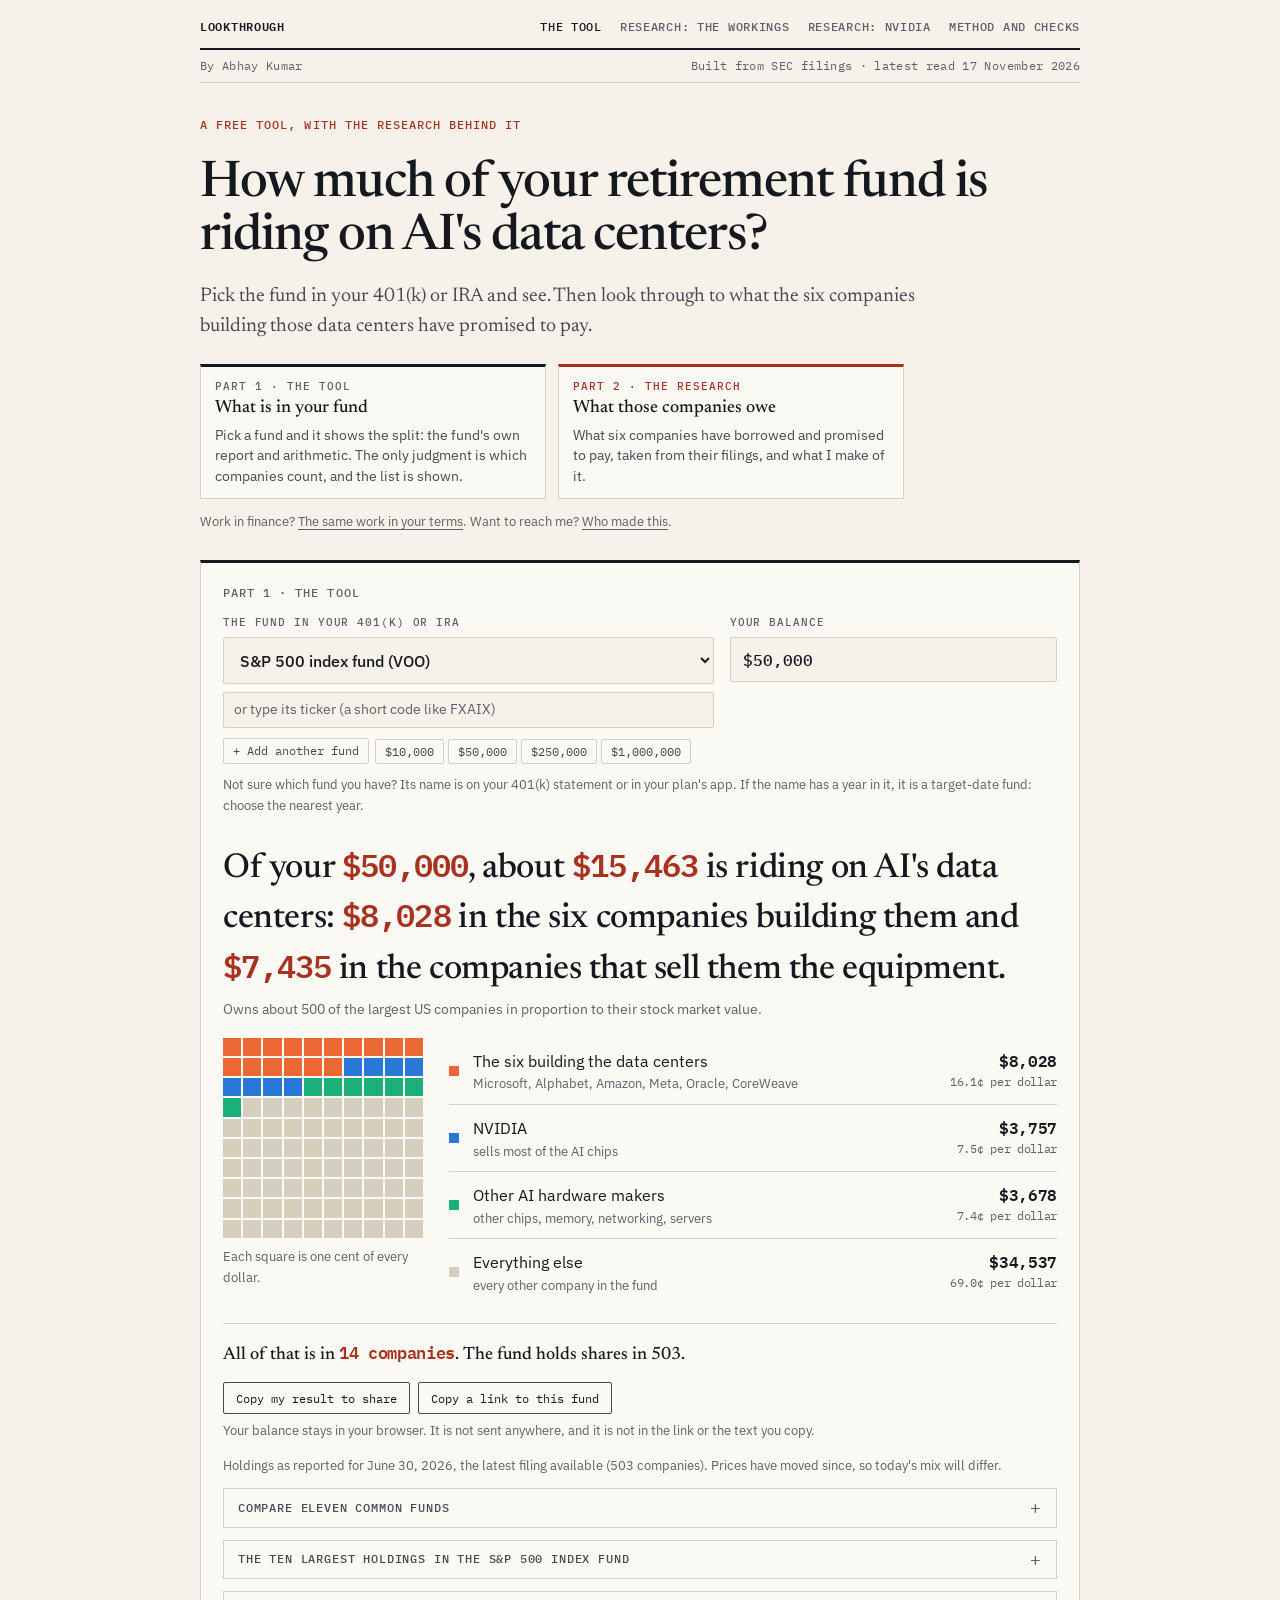
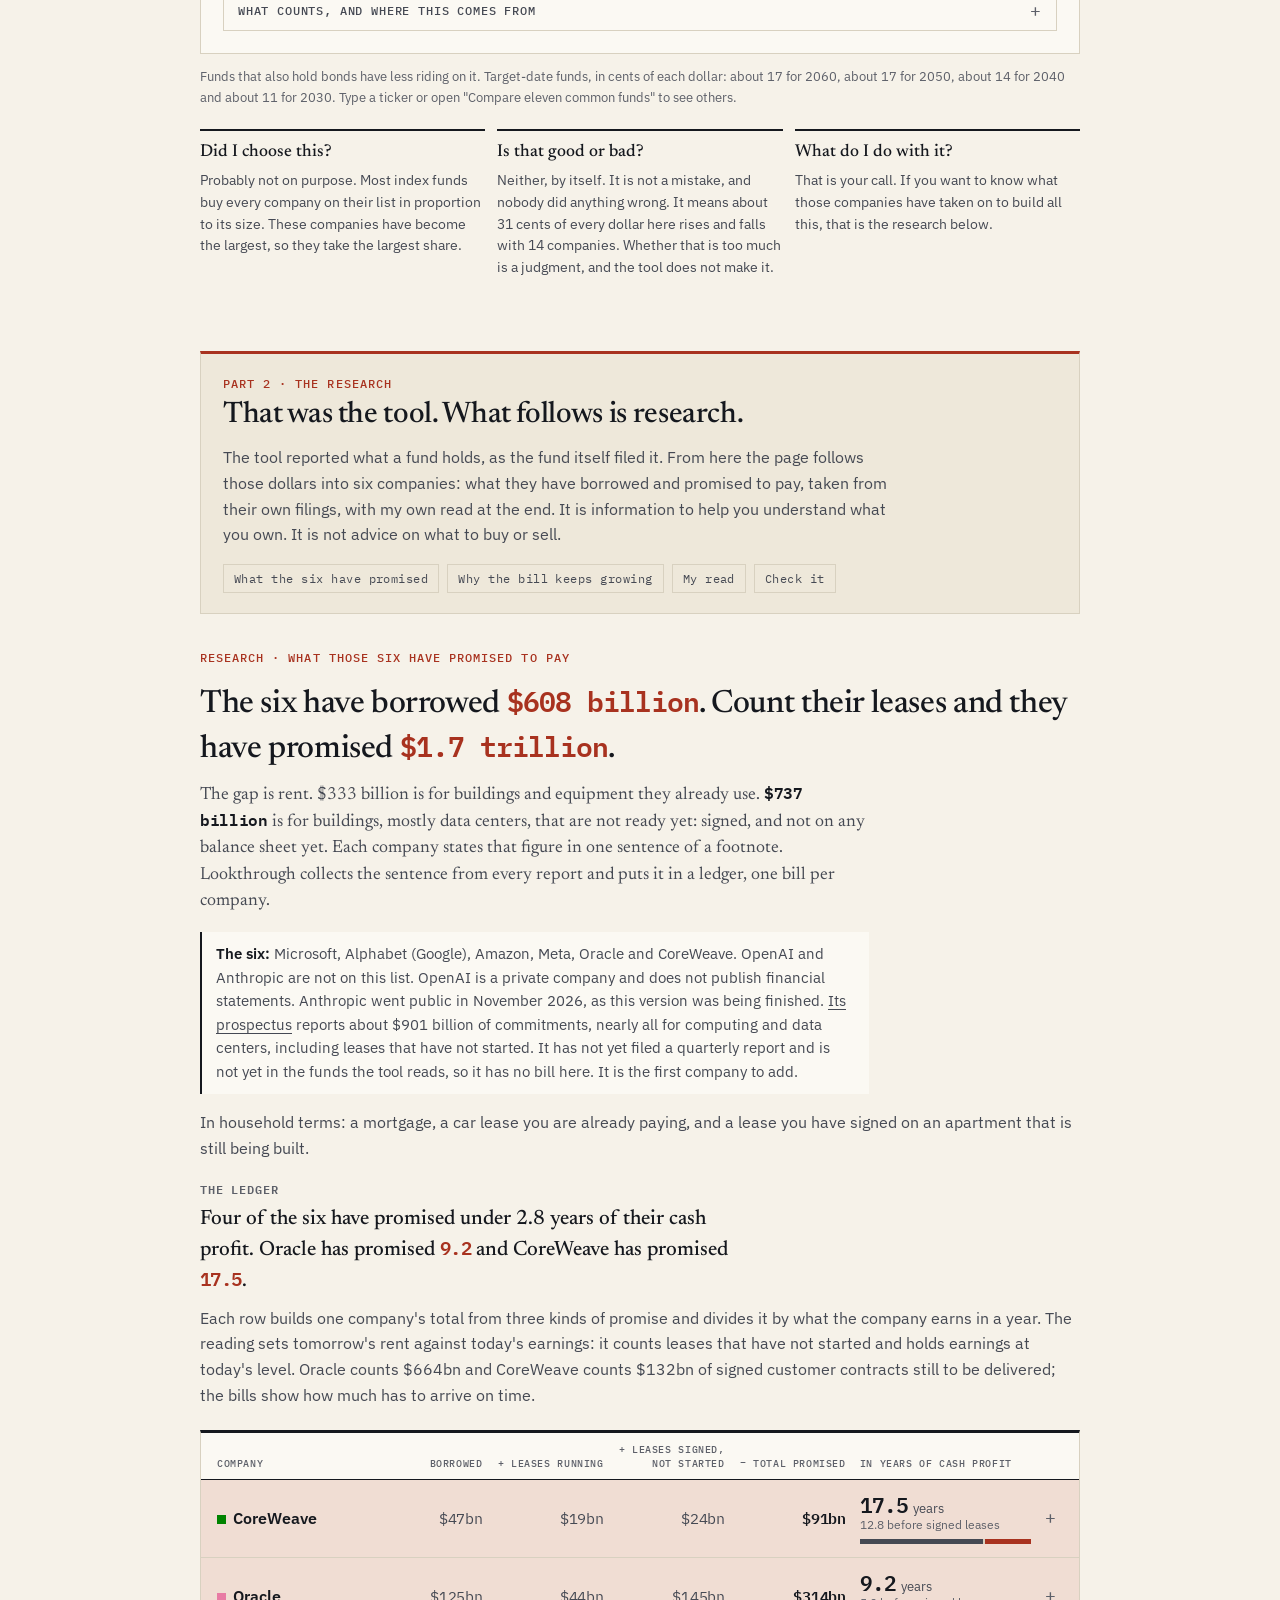
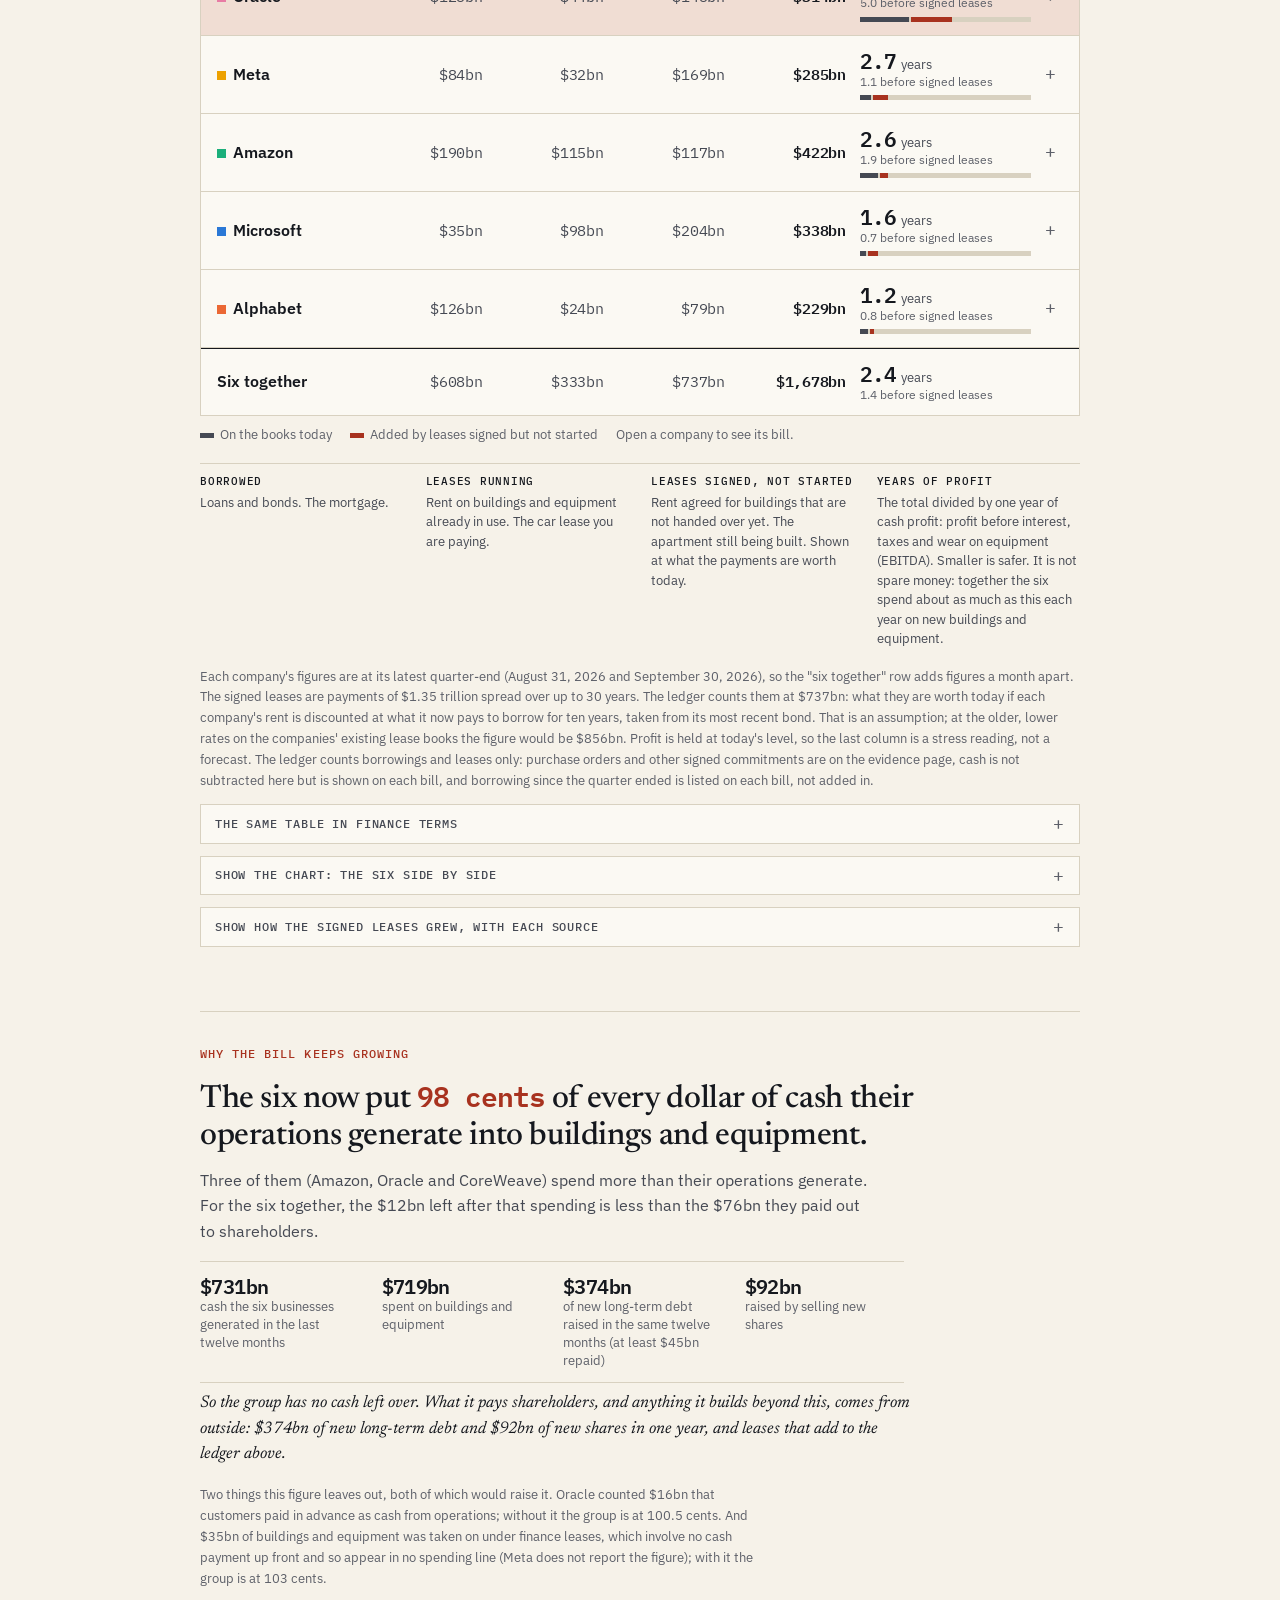
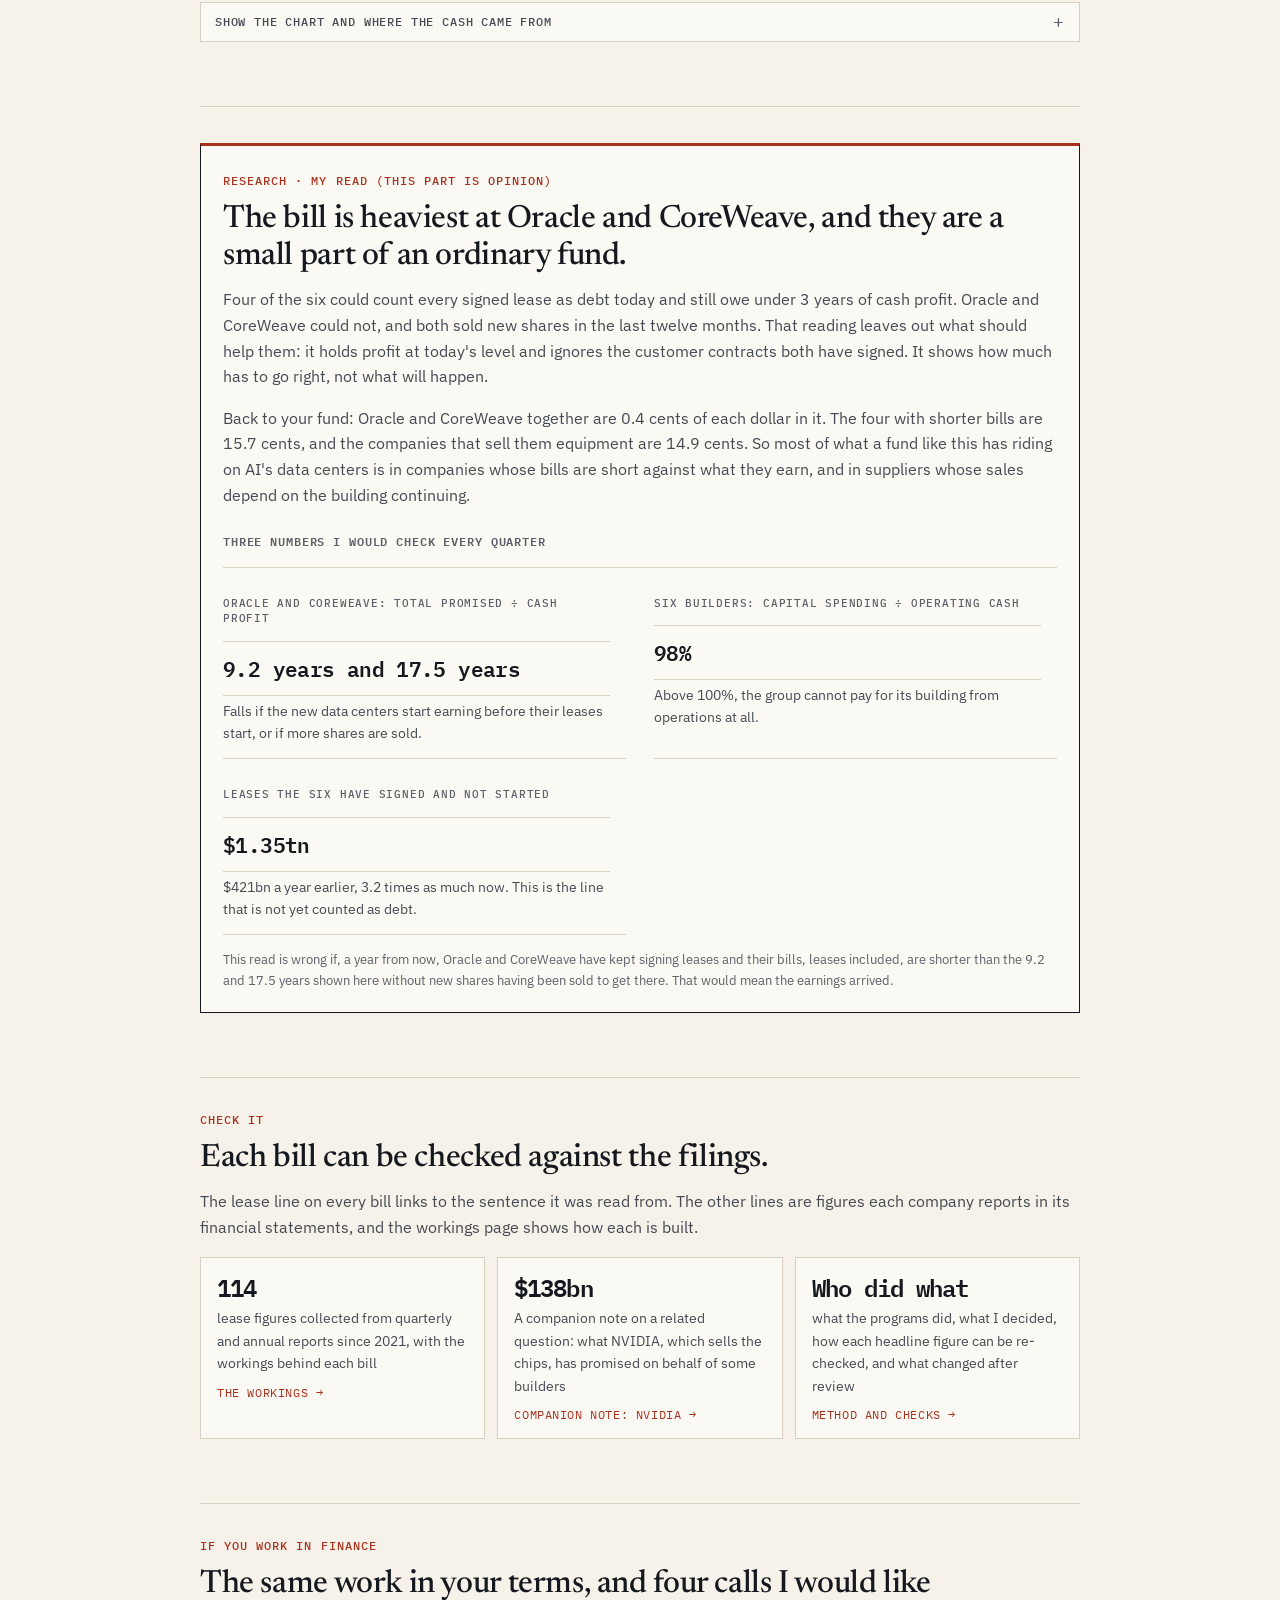
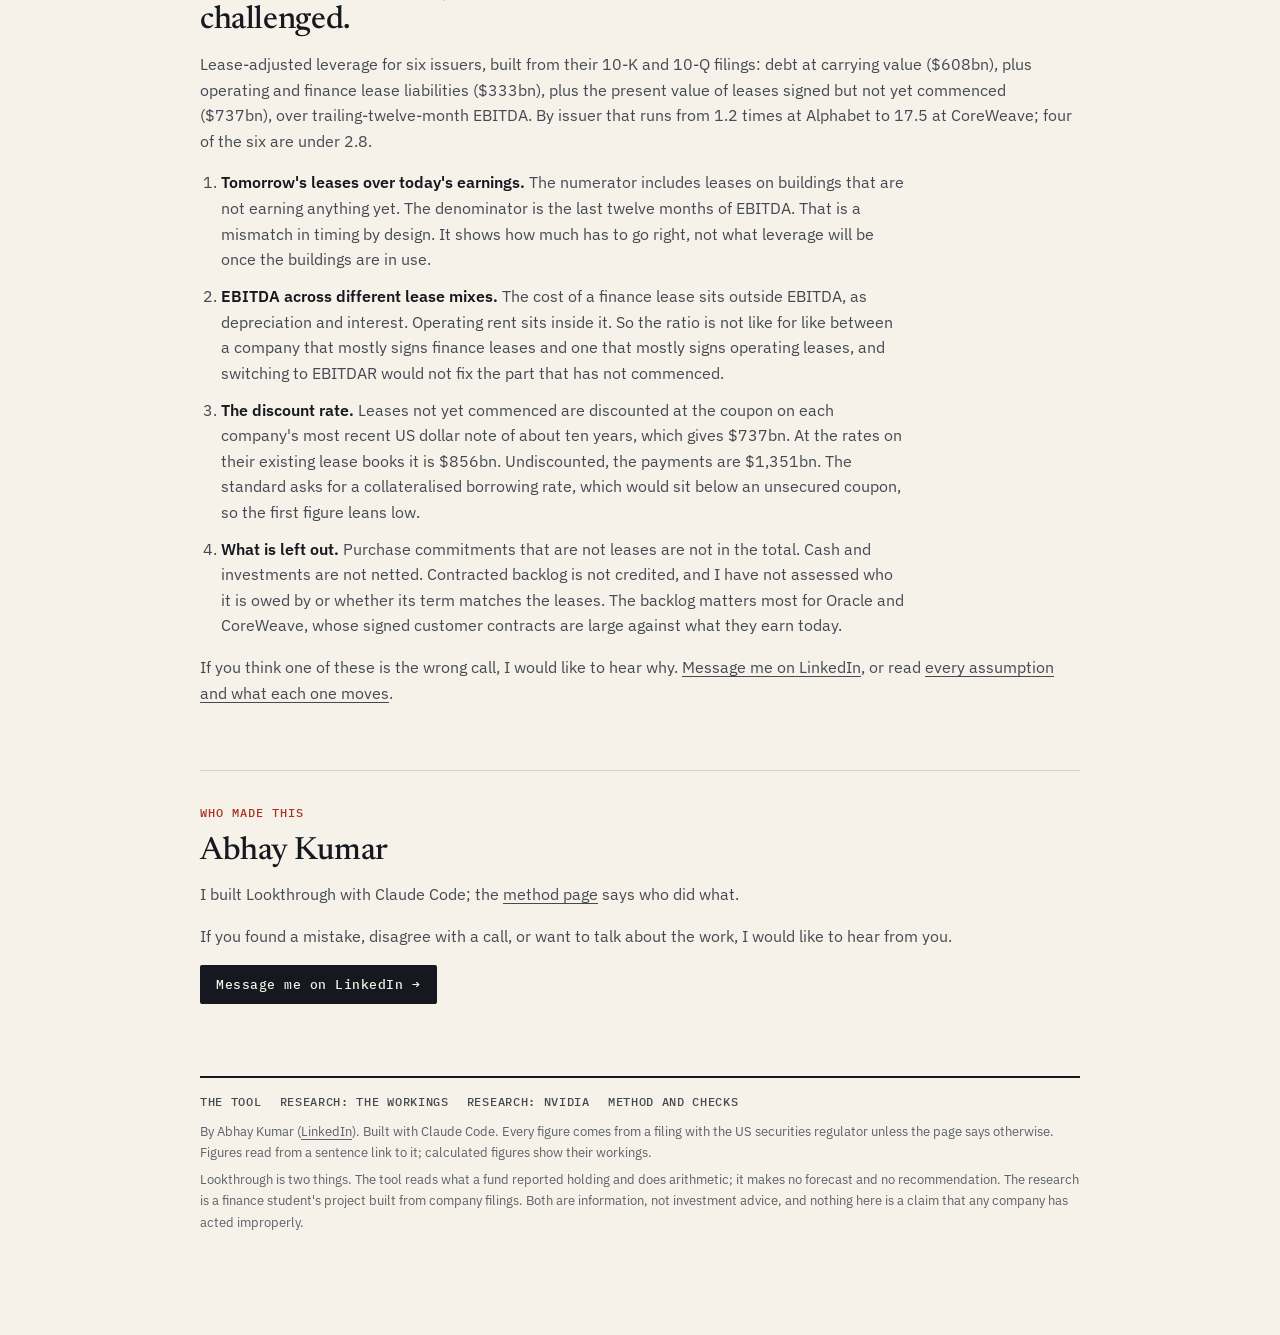
<file: docs/index.html>
<!doctype html>
<html lang="en">
<head>
<meta charset="utf-8">
<meta name="viewport" content="width=device-width, initial-scale=1">
<title>Lookthrough</title>
<meta name="description" content="Pick the fund in your 401(k) or IRA and see how much of it is in the six companies building AI's data centers, and what those six have promised to pay: $1.7 trillion. Every figure comes from an SEC filing.">
<meta name="author" content="Abhay Kumar">
<link rel="canonical" href="https://abhay-kumar-2501.github.io/lookthrough/">
<link rel="icon" href="data:image/svg+xml,%3Csvg xmlns='http://www.w3.org/2000/svg' viewBox='0 0 32 32'%3E%3Crect width='32' height='32' fill='%2315181e'/%3E%3Crect x='7' y='18' width='4' height='7' fill='%23f6f2e9'/%3E%3Crect x='14' y='12' width='4' height='13' fill='%23f6f2e9'/%3E%3Crect x='21' y='7' width='4' height='18' fill='%23a8321f'/%3E%3C/svg%3E">
<meta property="og:type" content="article">
<meta property="og:site_name" content="Lookthrough">
<meta property="og:title" content="How much of your retirement fund is riding on AI's data centers?">
<meta property="og:description" content="Pick the fund in your 401(k) or IRA and see how much of it is in the six companies building AI's data centers, and what those six have promised to pay: $1.7 trillion. Every figure comes from an SEC filing.">
<meta property="og:url" content="https://abhay-kumar-2501.github.io/lookthrough/">
<meta property="og:image" content="https://abhay-kumar-2501.github.io/lookthrough/assets/card.png">
<meta property="og:image:width" content="1200">
<meta property="og:image:height" content="627">
<meta name="twitter:card" content="summary_large_image">
<link rel="preconnect" href="https://fonts.googleapis.com">
<link rel="preconnect" href="https://fonts.gstatic.com" crossorigin>
<link rel="stylesheet" href="https://fonts.googleapis.com/css2?family=IBM+Plex+Mono:wght@400;500;600&family=IBM+Plex+Sans:ital,wght@0,400;0,500;0,600;1,400&family=Newsreader:ital,opsz,wght@0,6..72,400;0,6..72,500;0,6..72,600;1,6..72,400&display=swap">
<link rel="stylesheet" href="assets/site.css">
</head>
<body>
<main>
  <header class="mast"><a class="brand" href="index.html">Lookthrough</a><nav aria-label="Pages"><a href="index.html" aria-current="page">The tool</a><a href="spenders.html">Research: the workings</a><a href="nvidia.html">Research: NVIDIA</a><a href="method.html">Method and checks</a></nav></header>
  <div class="dateline"><span>By Abhay Kumar</span><span>Built from SEC filings · latest read 17 November 2026</span></div>
<script src="assets/charts.js"></script>
  <p class="kicker" style="margin-top:34px">A free tool, with the research behind it</p>
  <h1>How much of your retirement fund is riding on AI's data centers?</h1>
  <p class="lede">Pick the fund in your 401(k) or IRA and see. Then look through to what the six companies building those data centers have promised to pay.</p>
  <div class="parts">
    <a href="#tool"><span class="ptag">Part 1 · The tool</span><b>What is in your fund</b><span>Pick a fund and it shows the split: the fund's own report and arithmetic. The only judgment is which companies count, and the list is shown.</span></a>
    <a href="#research"><span class="ptag">Part 2 · The research</span><b>What those companies owe</b><span>What six companies have borrowed and promised to pay, taken from their filings, and what I make of it.</span></a>
  </div>
  <p class="small doors">Work in finance? <a href="#pro">The same work in your terms</a>. Want to reach me? <a href="#about">Who made this</a>.</p>
  <noscript><p><b>This page needs JavaScript to show its figures.</b> The same numbers are in README.md and in the CSV files under data/processed in the repository.</p></noscript>
    <div class="tool" id="tool">
      <p class="kicker part-tag">Part 1 · The tool</p>
      <div id="lines"></div>
      <div class="quick" style="margin-top:10px"><button type="button" id="add-line">+ Add another fund</button><span id="quick"></span></div>
      <p class="small" style="margin:10px 0 0">Not sure which fund you have? Its name is on your 401(k) statement or in your plan's app. If the name has a year in it, it is a target-date fund: choose the nearest year.</p>
      <p class="answer" id="answer"></p>
      <p class="what" id="what"></p>
      <div class="split">
        <div><div class="waffle" id="waffle" role="img"></div><p class="small" style="margin-top:8px">Each square is one cent of every dollar.</p></div>
        <div class="rows" id="rows"></div>
      </div>
      <p class="few" id="few"></p>
      <div class="share">
        <button type="button" class="chip" id="share-copy">Copy my result to share</button>
        <button type="button" class="chip" id="share-link">Copy a link to this fund</button>
        <span class="small" id="share-msg" aria-live="polite"></span>
      </div>
      <textarea id="share-box" class="share-box" readonly rows="3" aria-label="Text to copy" hidden></textarea>
      <p class="small" style="margin:6px 0 0">Your balance stays in your browser. It is not sent anywhere, and it is not in the link or the text you copy.</p>
      <p class="small" id="asof" style="margin:14px 0 0"></p>
      <details class="ev" id="ev-funds"><summary id="compare-title">Compare common funds</summary><div class="ev-body">
        <p id="compare-text"></p>
        <div class="legend" id="legend"></div>
        <div class="chart" id="compare"></div>
        <p class="small" id="compare-hint"></p>
        <div class="scroll"><table id="conc"></table></div>
        <p class="small">Both columns look at the fund's stocks only, with a company's share classes added together. "Ten largest companies" is their share of the whole fund. "Counts like" is how many equal-sized companies would give the same concentration. Cash, collateral for lent shares and bond funds are left out.</p>
      </div></details>
      <details class="ev" id="ev-top"><summary id="top-title">The ten largest holdings</summary><div class="ev-body"><div class="scroll"><table id="top"></table></div>
        <p class="small" id="top-note"></p>
        <p class="small"><button type="button" class="chip" id="csv">Download this breakdown (CSV)</button></p></div></details>
      <details class="ev"><summary>What counts, and where this comes from</summary><div class="ev-body">
        <ul>
          <li><b>Source.</b> Funds must report every holding to the US securities regulator. The tool reads those reports. They are published a few months late, so the date is shown and today's mix will differ, especially after large price moves.</li>
          <li><b>Tickers.</b> The tool reads the holdings of <span id="n-funds">these</span> funds. Typing a ticker matches it to one of them: the same fund, another fund tracking the same index, or the nearest kind where the note says how yours differs. The list of tickers is mine and covers common US funds, not all of them.</li>
          <li><b>The six builders</b> are Microsoft, Alphabet, Amazon, Meta, Oracle and CoreWeave, among the largest buyers of AI chips and data center space. NVIDIA does not name its customers, so this is my list. Each company is counted whole, although each also has large businesses unrelated to AI.</li>
          <li><b>The companies selling the equipment</b> are NVIDIA plus my own list of AI hardware makers: <span id="others"></span>. Each of these is also counted whole. The list is a judgment. It leaves out Intel, Samsung, the storage makers (Western Digital, Seagate, Sandisk) and the makers of chip-manufacturing equipment (Applied Materials, Lam Research, KLA). Counting those too would add about 4.6 cents per dollar in an S&P 500 fund.</li>
          <li><b>Sellers and builders are shown apart on purpose.</b> If spending slowed, the sellers would lose sales while the builders would keep more of their cash, so the two groups do not carry the same risk.</li>
          <li><b>A tool, not advice.</b> It shows what is in a fund and stops there. It does not forecast anything and does not say what anyone should hold. The research further down the page is separate and is labelled.</li>
        </ul>
      </div></details>
    </div>
  <p class="small" id="tool-more" style="margin-top:12px"></p>
  <dl class="ask" id="ask">
    <div><dt>Did I choose this?</dt><dd>Probably not on purpose. Most index funds buy every company on their list in proportion to its size. These companies have become the largest, so they take the largest share.</dd></div>
    <div><dt>Is that good or bad?</dt><dd id="ask-so"></dd></div>
    <div><dt>What do I do with it?</dt><dd>That is your call. If you want to know what those companies have taken on to build all this, that is the research below.</dd></div>
  </dl>
  <div class="divide" id="research">
    <p class="kicker part-tag">Part 2 · The research</p>
    <p class="divide-head">That was the tool. What follows is research.</p>
    <p>The tool reported what a fund holds, as the fund itself filed it. From here the page follows those dollars into six companies: what they have borrowed and promised to pay, taken from their own filings, with my own read at the end. It is information to help you understand what you own. It is not advice on what to buy or sell.</p>
    <ul class="toc">
      <li><a href="#ledger">What the six have promised</a></li>
      <li><a href="#why">Why the bill keeps growing</a></li>
      <li><a href="#verdict">My read</a></li>
      <li><a href="#check">Check it</a></li>
    </ul>
  </div>

  <section id="ledger">
    <p class="kicker">Research · what those six have promised to pay</p>
    <h2 class="num-head">The six have borrowed <b id="h-debt"></b>. Count their leases and they have promised <b id="h-total"></b>.</h2>
    <p class="lede">The gap is rent. <span id="lede-running"></span> is for buildings and equipment they already use. <b id="lede-signed"></b> is for buildings, mostly data centers, that are not ready yet: signed, and not on any balance sheet yet. Each company states that figure in one sentence of a footnote. Lookthrough collects the sentence from every report and puts it in a ledger, one bill per company.</p>
    <p class="who"><b>The six:</b> Microsoft, Alphabet (Google), Amazon, Meta, Oracle and CoreWeave. OpenAI and Anthropic are not on this list. OpenAI is a private company and does not publish financial statements. Anthropic went public in November 2026, as this version was being finished. <a href="https://www.sec.gov/Archives/edgar/data/2130357/000162828026074338/anthropicpbc-sx1ax3.htm" title="As of and subsequent to September 30, 2026, we have entered into purchase commitments and lease agreements, including short-term commitments, as well as leases not yet commenced, with an aggregate committed spend of approximately $900.9 billion, substantially all of which is related to compute and infrastructure.">Its prospectus</a> reports about $901 billion of commitments, nearly all for computing and data centers, including leases that have not started. It has not yet filed a quarterly report and is not yet in the funds the tool reads, so it has no bill here. It is the first company to add.</p>
    <p>In household terms: a mortgage, a car lease you are already paying, and a lease you have signed on an apartment that is still being built.</p>
    <h3 style="margin-top:1.6em">The ledger</h3>
    <p class="result" id="lev-head"></p>
    <p id="lev-text"></p>
    <div class="ledger" id="bills"></div>
    <p class="small ledger-key"><span><i class="k1"></i>On the books today</span><span><i class="k2"></i>Added by leases signed but not started</span><span>Open a company to see its bill.</span></p>
    <dl class="key">
      <div><dt>Borrowed</dt><dd>Loans and bonds. The mortgage.</dd></div>
      <div><dt>Leases running</dt><dd>Rent on buildings and equipment already in use. The car lease you are paying.</dd></div>
      <div><dt>Leases signed, not started</dt><dd>Rent agreed for buildings that are not handed over yet. The apartment still being built. Shown at what the payments are worth today.</dd></div>
      <div><dt>Years of profit</dt><dd>The total divided by one year of cash profit: profit before interest, taxes and wear on equipment (EBITDA). Smaller is safer. It is not spare money: together the six spend about as much as this each year on new buildings and equipment.</dd></div>
    </dl>
    <p class="small" id="ledger-note"></p>
    <details class="ev" id="ev-pro"><summary>The same table in finance terms</summary><div class="ev-body">
      <div class="scroll"><table id="lev-table"></table></div>
      <p class="small">Debt is borrowings at carrying value (Amazon's includes its financing obligations and short-term borrowings). Lease liabilities are operating and finance leases on the balance sheet. Leases not yet commenced are discounted at the coupon on each company's most recent note of about ten years, or at its lease-book rate where that is higher (CoreWeave). The range runs from the longest stated term at the coupon on its recent note of about twenty years, to the shortest term at its liability-weighted lease-book rate. EBITDA is operating profit plus depreciation and amortization of property, equipment and intangibles over the last twelve months; Amazon's broader cash-flow add-back, which also covers leased assets and video content, is not used, and its and Alphabet's amortization of intangibles (about $1bn each) is partly estimated because neither gives it every quarter. Net of cash leaves out holdings a company may not yet sell. Earnings are held at today's level, so the pro forma ratio is a stress reading: the load if the new data centers earned nothing. For a company growing as fast as CoreWeave, the last twelve months understate what it earns now, which makes its ratio look worse. Cash is not deducted in the main columns. EBITDA here is after operating-lease rent; a rating agency would add that rent back (EBITDAR) when it counts leases as debt, which would lower every ratio in this table. That adjustment is not made here. <a href="spenders.html#leverage">Workings →</a></p>
    </div></details>
    <details class="ev" id="ev-lev"><summary>Show the chart: the six side by side</summary><div class="ev-body">
      <div class="legend"><span><i style="background:transparent;border:2px solid var(--text-2);border-radius:50%"></i>Today</span><span><i style="background:var(--text-2);border-radius:50%"></i>With signed leases counted</span><span><i style="background:var(--accent);border-radius:50%"></i>Above 4×</span></div>
      <div class="chart" id="lev-chart"></div>
      <p class="small">Borrowings plus leases, divided by cash profit over the last twelve months. The thin line is the range from the low and high lease values.</p>
    </div></details>
    <details class="ev" id="ev-leases"><summary>Show how the signed leases grew, with each source</summary><div class="ev-body">
      <ul class="facts" id="facts-leases"></ul>
      <div class="legend" id="lease-legend"></div>
      <div class="chart" id="lease-chart"></div>
      <p class="small">Total future payments on leases signed but not yet started, by calendar quarter. These are payments over terms of up to 30 years, not one year's spending. Amazon's figure also covers warehouses and aircraft; Meta's and CoreWeave's include some energy, network and office leases.</p>
      <div class="scroll"><table id="lease-table"></table></div>
      <p class="small">A lease reaches the balance sheet only on the day the landlord hands over the building. "Worth today" discounts the payments at what each company now pays to borrow for ten years. The rates on their existing lease books were set when borrowing was cheaper and give the top of the range. <a href="spenders.html#value">Method, range and test →</a></p>
    </div></details>
  </section>

  <section id="why">
    <p class="kicker">Why the bill keeps growing</p>
    <h2 class="num-head">The six now put <b id="n-cash"></b> of every dollar of cash their operations generate into buildings and equipment.</h2>
    <p id="cash-text"></p>
    <ul class="facts" id="facts-cash"></ul>
    <p class="so" id="cash-so"></p>
    <p class="small" id="cash-caveat"></p>
    <details class="ev" id="ev-cash"><summary>Show the chart and where the cash came from</summary><div class="ev-body">
      <div class="legend" id="cash-legend"></div>
      <div class="chart" id="cash-chart"></div>
      <p class="small">Spending on buildings and equipment as a share of cash from operations: fiscal years, then the latest twelve months. Above the dashed line a company spends more than its operations bring in. CoreWeave is off the scale and not drawn.</p>
      <h3>Twelve months of cash: where it came from and where it went</h3>
      <div class="scroll"><table id="su-table"></table></div>
      <p class="small">From each company's cash-flow statement, latest twelve months (Oracle's end on 31 August, the others' on 30 September). A blank means the statement has no such line, so the totals of those columns are minimums. Debt is the long-term lines only: short-term borrowing drawn and repaid within the year, which is large at Amazon, is left out. Alphabet reports one line for all the debt it raises, and its repayments include its finance-lease payments, which the others report separately. "New shares sold" includes shares bought by employees through company plans at Microsoft and Oracle. Buildings and equipment is cash paid, before any proceeds from sales or incentives. Some of the money raised went to other uses, such as acquisitions, or was kept as cash. <a href="spenders.html#cash">Each company's history →</a></p>
    </div></details>
  </section>

  <section id="verdict">
    <div class="verdict">
      <p class="kicker">Research · my read (this part is opinion)</p>
      <h2 id="verdict-head"></h2>
      <p id="verdict-text"></p>
      <p id="verdict-fund"></p>
      <h3>Three numbers I would check every quarter</h3>
      <div class="watch" id="watch"></div>
      <p class="small" style="margin:14px 0 0" id="wrong"></p>
    </div>
  </section>

  <section id="check">
    <p class="kicker">Check it</p>
    <h2>Each bill can be checked against the filings.</h2>
    <p>The lease line on every bill links to the sentence it was read from. The other lines are figures each company reports in its financial statements, and the workings page shows how each is built.</p>
    <div class="cards">
      <a class="card" href="spenders.html"><div class="num" id="c-figures"></div><div class="cap">lease figures collected from quarterly and annual reports since 2021, with the workings behind each bill</div><div class="go">The workings →</div></a>
      <a class="card" href="nvidia.html"><div class="num" id="c-nvidia"></div><div class="cap">A companion note on a related question: what NVIDIA, which sells the chips, has promised on behalf of some builders</div><div class="go">Companion note: NVIDIA →</div></a>
      <a class="card" href="method.html"><div class="num">Who did what</div><div class="cap">what the programs did, what I decided, how each headline figure can be re-checked, and what changed after review</div><div class="go">Method and checks →</div></a>
    </div>
  </section>

  <section id="pro">
    <p class="kicker">If you work in finance</p>
    <h2>The same work in your terms, and four calls I would like challenged.</h2>
    <p id="pro-what"></p>
    <ol class="calls">
      <li><b>Tomorrow's leases over today's earnings.</b> The numerator includes leases on buildings that are not earning anything yet. The denominator is the last twelve months of EBITDA. That is a mismatch in timing by design. It shows how much has to go right, not what leverage will be once the buildings are in use.</li>
      <li><b>EBITDA across different lease mixes.</b> The cost of a finance lease sits outside EBITDA, as depreciation and interest. Operating rent sits inside it. So the ratio is not like for like between a company that mostly signs finance leases and one that mostly signs operating leases, and switching to EBITDAR would not fix the part that has not commenced.</li>
      <li><b>The discount rate.</b> <span id="pro-rate"></span></li>
      <li><b>What is left out.</b> <span id="pro-net"></span></li>
    </ol>
    <p>If you think one of these is the wrong call, I would like to hear why. <a href="https://www.linkedin.com/in/abhay-kumar2501" rel="me noopener">Message me on LinkedIn</a>, or read <a href="method.html">every assumption and what each one moves</a>.</p>
  </section>

  <section id="about">
    <p class="kicker">Who made this</p>
    <h2>Abhay Kumar</h2>
    <p>I built Lookthrough with Claude Code; the <a href="method.html">method page</a> says who did what.</p>
    <p>If you found a mistake, disagree with a call, or want to talk about the work, I would like to hear from you.</p>
    <p><a class="btn" href="https://www.linkedin.com/in/abhay-kumar2501" rel="me noopener">Message me on LinkedIn →</a></p>
  </section>

<script>
const DATA = {"generated":"2026-11-18","funds":[{"key":"sp500","name":"S&P 500 index fund","tickers":"VOO / VFIAX","what":"Owns about 500 of the largest US companies in proportion to their stock market value.","as_of":"2026-06-30","nvidia":7.51423724736,"customers":16.056909775821,"other_ai":7.355626509695,"by_customer":{"Microsoft":4.296618516638,"Alphabet":5.8387024857259995,"Amazon":3.617764716969,"Meta":1.918219757301,"Oracle":0.385604299187,"CoreWeave":0.0},"stocks":99.74924638393117,"n_holdings":520,"n_companies":503,"n_ai":14,"fund_of_funds":false,"top10":37.874655715452,"effective_n":47.179349931984035,"top":[{"k":"nvidia","name":"NVIDIA Corp","pct":7.51423724736,"tier":1},{"k":"apple","name":"Apple Inc","pct":6.58996139512,"tier":null},{"k":"alphabet","name":"Alphabet Inc","pct":5.8387024857259995,"tier":2},{"k":"microsoft","name":"Microsoft Corp","pct":4.296618516638,"tier":2},{"k":"amazon","name":"Amazon.com Inc","pct":3.617764716969,"tier":2},{"k":"broadcom","name":"Broadcom Inc","pct":2.773236003521,"tier":3},{"k":"micron technology","name":"Micron Technology Inc","pct":2.018588470197,"tier":3},{"k":"meta platforms","name":"Meta Platforms Inc","pct":1.918219757301,"tier":2},{"k":"tesla","name":"Tesla Inc","pct":1.836108390258,"tier":null},{"k":"eli lilly and","name":"Eli Lilly & Co","pct":1.471218732362,"tier":null},{"k":"advanced micro devices","name":"Advanced Micro Devices Inc","pct":1.468787588497,"tier":3},{"k":"berkshire hathaway","name":"Berkshire Hathaway Inc","pct":1.422447736013,"tier":null},{"k":"jpmorgan chase and","name":"JPMorgan Chase & Co","pct":1.255758771294,"tier":null},{"k":"intel","name":"Intel Corp","pct":1.022975530643,"tier":null},{"k":"johnson and johnson","name":"Johnson & Johnson","pct":0.94794430075,"tier":null},{"k":"applied materials","name":"Applied Materials Inc","pct":0.889724595947,"tier":null},{"k":"exxon mobil","name":"Exxon Mobil Corp","pct":0.878610854384,"tier":null},{"k":"visa","name":"Visa Inc","pct":0.865354029321,"tier":null},{"k":"lam research","name":"Lam Research Corp","pct":0.840313550272,"tier":null},{"k":"walmart","name":"Walmart Inc","pct":0.769924099729,"tier":null},{"k":"caterpillar","name":"Caterpillar Inc","pct":0.760392802819,"tier":null},{"k":"cisco systems","name":"Cisco Systems Inc","pct":0.719400279507,"tier":null},{"k":"abbvie","name":"AbbVie Inc","pct":0.689386230442,"tier":null},{"k":"costco wholesale","name":"Costco Wholesale Corp","pct":0.643440240987,"tier":null},{"k":"mastercard","name":"Mastercard Inc","pct":0.642453462727,"tier":null}]},{"key":"total_us","name":"Total US stock market fund","tickers":"VTI / VTSAX","what":"Owns almost every US-listed company from the largest to the smallest.","as_of":"2026-06-30","nvidia":6.355382492074,"customers":14.302469116923,"other_ai":6.738290230066999,"by_customer":{"Microsoft":3.828291798563,"Alphabet":5.1754880591,"Amazon":3.18794802164,"Meta":1.709033332268,"Oracle":0.349391000878,"CoreWeave":0.052316904474},"stocks":99.7767365100598,"n_holdings":3546,"n_companies":3478,"n_ai":17,"fund_of_funds":false,"top10":33.438568075681,"effective_n":61.21794383053235,"top":[{"k":"nvidia","name":"NVIDIA Corp","pct":6.355382492074,"tier":1},{"k":"apple","name":"Apple Inc","pct":5.871626660176,"tier":null},{"k":"alphabet","name":"Alphabet Inc","pct":5.1754880591,"tier":2},{"k":"microsoft","name":"Microsoft Corp","pct":3.828291798563,"tier":2},{"k":"amazon","name":"Amazon.com Inc","pct":3.18794802164,"tier":2},{"k":"broadcom","name":"Broadcom Inc","pct":2.470993225404,"tier":3},{"k":"micron technology","name":"Micron Technology Inc","pct":1.798448216659,"tier":3},{"k":"meta platforms","name":"Meta Platforms Inc","pct":1.709033332268,"tier":2},{"k":"tesla","name":"Tesla Inc","pct":1.636813446695,"tier":null},{"k":"eli lilly and","name":"Eli Lilly & Co","pct":1.4045428231019998,"tier":null},{"k":"advanced micro devices","name":"Advanced Micro Devices Inc","pct":1.308678256764,"tier":3},{"k":"berkshire hathaway","name":"Berkshire Hathaway Inc","pct":1.28163962783,"tier":null},{"k":"jpmorgan chase and","name":"JPMorgan Chase & Co","pct":1.118701697398,"tier":null},{"k":"johnson and johnson","name":"Johnson & Johnson","pct":0.844654413341,"tier":null},{"k":"applied materials","name":"Applied Materials Inc","pct":0.793074944783,"tier":null},{"k":"exxon mobil","name":"Exxon Mobil Corp","pct":0.782929535541,"tier":null},{"k":"intel","name":"Intel Corp","pct":0.775652129379,"tier":null},{"k":"visa","name":"Visa Inc","pct":0.771399052877,"tier":null},{"k":"lam research","name":"Lam Research Corp","pct":0.748693374814,"tier":null},{"k":"walmart","name":"Walmart Inc","pct":0.685993655802,"tier":null},{"k":"caterpillar","name":"Caterpillar Inc","pct":0.677637229147,"tier":null},{"k":"abbvie","name":"AbbVie Inc","pct":0.614252289315,"tier":null},{"k":"cisco systems","name":"Cisco Systems Inc","pct":0.57565251039,"tier":null},{"k":"costco wholesale","name":"Costco Wholesale Corp","pct":0.57336881148,"tier":null}]},{"key":"target_2060","name":"Target-date 2060 fund","tickers":"VTTSX","what":"A one-ticket fund for people retiring around 2060: mostly stock funds that shift toward bonds over time.","as_of":"2026-06-30","nvidia":3.4366642425970664,"customers":7.734040281018194,"other_ai":5.702891319578757,"by_customer":{"Microsoft":2.0701434651269266,"Alphabet":2.7986379691354637,"Amazon":1.7238784584392377,"Meta":0.9241573972513564,"Oracle":0.1889326977408682,"CoreWeave":0.0282902933243421},"stocks":90.22930251337996,"n_holdings":7,"n_companies":11935,"n_ai":20,"fund_of_funds":true,"top10":18.823875932395993,"effective_n":153.85053287102986,"top":[{"k":"vanguard total bond market ii index fund","name":"Vanguard Total Bond Market II Index Fund","pct":6.078347932082,"tier":null},{"k":"nvidia","name":"NVIDIA Corp","pct":3.4366642425970664,"tier":1},{"k":"apple","name":"Apple Inc","pct":3.175073949376317,"tier":null},{"k":"alphabet","name":"Alphabet Inc","pct":2.7986379691354637,"tier":2},{"k":"vanguard total international bond ii index fund","name":"Vanguard Total International Bond II Index Fund","pct":2.621110784789,"tier":null},{"k":"microsoft","name":"Microsoft Corp","pct":2.0701434651269266,"tier":2},{"k":"amazon","name":"Amazon.com Inc","pct":1.7238784584392377,"tier":2},{"k":"taiwan semiconductor manufacturing","name":"Taiwan Semiconductor Manufacturing Co Ltd","pct":1.5015213346535778,"tier":3},{"k":"broadcom","name":"Broadcom Inc","pct":1.3361861496198113,"tier":3},{"k":"micron technology","name":"Micron Technology Inc","pct":0.9725083716145404,"tier":3},{"k":"meta platforms","name":"Meta Platforms Inc","pct":0.9241573972513564,"tier":2},{"k":"tesla","name":"Tesla Inc","pct":0.8851045945816959,"tier":null},{"k":"eli lilly and","name":"Eli Lilly & Co","pct":0.7595045779496062,"tier":null},{"k":"samsung electronics","name":"Samsung Electronics Co Ltd","pct":0.7555190449787788,"tier":null},{"k":"advanced micro devices","name":"Advanced Micro Devices Inc","pct":0.7076659470447391,"tier":3},{"k":"berkshire hathaway","name":"Berkshire Hathaway Inc","pct":0.6930448460579431,"tier":null},{"k":"jpmorgan chase and","name":"JPMorgan Chase & Co","pct":0.6049363868146529,"tier":null},{"k":"asml holding","name":"ASML Holding NV","pct":0.5306179702013708,"tier":null},{"k":"sk hynix","name":"SK hynix Inc","pct":0.52598780027599,"tier":3},{"k":"johnson and johnson","name":"Johnson & Johnson","pct":0.4567456991457215,"tier":null},{"k":"applied materials","name":"Applied Materials Inc","pct":0.428854173267223,"tier":null},{"k":"exxon mobil","name":"Exxon Mobil Corp","pct":0.4233680573313249,"tier":null},{"k":"intel","name":"Intel Corp","pct":0.4194328100717002,"tier":null},{"k":"visa","name":"Visa Inc","pct":0.4171329648690421,"tier":null}]},{"key":"target_2050","name":"Target-date 2050 fund","tickers":"VFIFX","what":"A one-ticket fund for people retiring around 2050: mostly stock funds that shift toward bonds over time.","as_of":"2026-06-30","nvidia":3.412235039792379,"customers":7.679063586995321,"other_ai":5.658755470356002,"by_customer":{"Microsoft":2.0554280460535272,"Alphabet":2.778744115765243,"Amazon":1.7116244314237794,"Meta":0.917588111779394,"Oracle":0.1875896875240597,"CoreWeave":0.0280891944493173},"stocks":89.5245430584945,"n_holdings":7,"n_companies":11935,"n_ai":20,"fund_of_funds":true,"top10":18.687445021491893,"effective_n":153.687709926174,"top":[{"k":"vanguard total bond market ii index fund","name":"Vanguard Total Bond Market II Index Fund","pct":6.618296158171,"tier":null},{"k":"nvidia","name":"NVIDIA Corp","pct":3.412235039792379,"tier":1},{"k":"apple","name":"Apple Inc","pct":3.1525042364355564,"tier":null},{"k":"vanguard total international bond ii index fund","name":"Vanguard Total International Bond II Index Fund","pct":2.794913479911,"tier":null},{"k":"alphabet","name":"Alphabet Inc","pct":2.778744115765243,"tier":2},{"k":"microsoft","name":"Microsoft Corp","pct":2.0554280460535272,"tier":2},{"k":"amazon","name":"Amazon.com Inc","pct":1.7116244314237794,"tier":2},{"k":"taiwan semiconductor manufacturing","name":"Taiwan Semiconductor Manufacturing Co Ltd","pct":1.48822474344175,"tier":3},{"k":"broadcom","name":"Broadcom Inc","pct":1.3266879967222187,"tier":3},{"k":"micron technology","name":"Micron Technology Inc","pct":0.965595387813285,"tier":3},{"k":"meta platforms","name":"Meta Platforms Inc","pct":0.917588111779394,"tier":2},{"k":"tesla","name":"Tesla Inc","pct":0.8788129122647592,"tier":null},{"k":"eli lilly and","name":"Eli Lilly & Co","pct":0.7541057114744227,"tier":null},{"k":"samsung electronics","name":"Samsung Electronics Co Ltd","pct":0.7488286119746076,"tier":null},{"k":"advanced micro devices","name":"Advanced Micro Devices Inc","pct":0.7026355705755899,"tier":3},{"k":"berkshire hathaway","name":"Berkshire Hathaway Inc","pct":0.6881184023026177,"tier":null},{"k":"jpmorgan chase and","name":"JPMorgan Chase & Co","pct":0.600636253710506,"tier":null},{"k":"asml holding","name":"ASML Holding NV","pct":0.5259191290483444,"tier":null},{"k":"sk hynix","name":"SK hynix Inc","pct":0.5213299611888805,"tier":3},{"k":"johnson and johnson","name":"Johnson & Johnson","pct":0.4534989655322664,"tier":null},{"k":"applied materials","name":"Applied Materials Inc","pct":0.4258057039281105,"tier":null},{"k":"exxon mobil","name":"Exxon Mobil Corp","pct":0.420358585528587,"tier":null},{"k":"intel","name":"Intel Corp","pct":0.4164513116019986,"tier":null},{"k":"visa","name":"Visa Inc","pct":0.414167814631495,"tier":null}]},{"key":"target_2040","name":"Target-date 2040 fund","tickers":"VFORX","what":"A one-ticket fund for people retiring around 2040: mostly stock funds with a growing share in bond funds.","as_of":"2026-06-30","nvidia":2.8400853910159447,"customers":6.391469537055956,"other_ai":4.701541200823721,"by_customer":{"Microsoft":1.7107822579057346,"Alphabet":2.3128156403424582,"Amazon":1.424626230580069,"Meta":0.7637306811646625,"Oracle":0.1561354141286659,"CoreWeave":0.0233793129343652},"stocks":74.3658561085705,"n_holdings":7,"n_companies":11935,"n_ai":20,"fund_of_funds":true,"top10":15.547901909177831,"effective_n":153.23184919833605,"top":[{"k":"vanguard total bond market ii index fund","name":"Vanguard Total Bond Market II Index Fund","pct":17.43817278686,"tier":null},{"k":"vanguard total international bond ii index fund","name":"Vanguard Total International Bond II Index Fund","pct":7.130823563495,"tier":null},{"k":"nvidia","name":"NVIDIA Corp","pct":2.8400853910159447,"tier":1},{"k":"apple","name":"Apple Inc","pct":2.623905189005174,"tier":null},{"k":"alphabet","name":"Alphabet Inc","pct":2.3128156403424582,"tier":2},{"k":"microsoft","name":"Microsoft Corp","pct":1.7107822579057346,"tier":2},{"k":"amazon","name":"Amazon.com Inc","pct":1.424626230580069,"tier":2},{"k":"taiwan semiconductor manufacturing","name":"Taiwan Semiconductor Manufacturing Co Ltd","pct":1.2325767106160248,"tier":3},{"k":"broadcom","name":"Broadcom Inc","pct":1.1042343666209598,"tier":3},{"k":"micron technology","name":"Micron Technology Inc","pct":0.8036882930338084,"tier":3},{"k":"meta platforms","name":"Meta Platforms Inc","pct":0.7637306811646625,"tier":2},{"k":"tesla","name":"Tesla Inc","pct":0.7314571488929982,"tier":null},{"k":"eli lilly and","name":"Eli Lilly & Co","pct":0.6276603426974094,"tier":null},{"k":"samsung electronics","name":"Samsung Electronics Co Ltd","pct":0.6201944373188361,"tier":null},{"k":"advanced micro devices","name":"Advanced Micro Devices Inc","pct":0.5848205050145978,"tier":3},{"k":"berkshire hathaway","name":"Berkshire Hathaway Inc","pct":0.5727375162842855,"tier":null},{"k":"jpmorgan chase and","name":"JPMorgan Chase & Co","pct":0.4999240174210124,"tier":null},{"k":"asml holding","name":"ASML Holding NV","pct":0.435576463157915,"tier":null},{"k":"sk hynix","name":"SK hynix Inc","pct":0.4317756249783258,"tier":3},{"k":"johnson and johnson","name":"Johnson & Johnson","pct":0.3774581093708601,"tier":null},{"k":"applied materials","name":"Applied Materials Inc","pct":0.3544083408776758,"tier":null},{"k":"exxon mobil","name":"Exxon Mobil Corp","pct":0.349874573065901,"tier":null},{"k":"intel","name":"Intel Corp","pct":0.3466224548887556,"tier":null},{"k":"visa","name":"Visa Inc","pct":0.3447218453730785,"tier":null}]},{"key":"target_2030","name":"Target-date 2030 fund","tickers":"VTHRX","what":"A one-ticket fund for people retiring around 2030: a mix of stock funds and bond funds.","as_of":"2026-06-30","nvidia":2.24107075726156,"customers":5.043417187643202,"other_ai":3.7220456416755097,"by_customer":{"Microsoft":1.3499538085588925,"Alphabet":1.8250097391101832,"Amazon":1.1241521805929504,"Meta":0.6026489560475219,"Oracle":0.1232042219165487,"CoreWeave":0.0184482814171057},"stocks":58.89466269473585,"n_holdings":8,"n_companies":11935,"n_ai":20,"fund_of_funds":true,"top10":12.277469659834823,"effective_n":154.06777758108885,"top":[{"k":"vanguard total bond market ii index fund","name":"Vanguard Total Bond Market II Index Fund","pct":27.38194014111,"tier":null},{"k":"vanguard total international bond ii index fund","name":"Vanguard Total International Bond II Index Fund","pct":11.62845692206,"tier":null},{"k":"nvidia","name":"NVIDIA Corp","pct":2.24107075726156,"tier":1},{"k":"apple","name":"Apple Inc","pct":2.0704860521122788,"tier":null},{"k":"alphabet","name":"Alphabet Inc","pct":1.8250097391101832,"tier":2},{"k":"microsoft","name":"Microsoft Corp","pct":1.3499538085588925,"tier":2},{"k":"amazon","name":"Amazon.com Inc","pct":1.1241521805929504,"tier":2},{"k":"vanguard short term inflation protected securities index fund","name":"Vanguard Short-Term Inflation-Protected Securities Index Fund","pct":1.016617205776,"tier":null},{"k":"taiwan semiconductor manufacturing","name":"Taiwan Semiconductor Manufacturing Co Ltd","pct":0.9814513131081868,"tier":3},{"k":"broadcom","name":"Broadcom Inc","pct":0.871335543651469,"tier":3},{"k":"micron technology","name":"Micron Technology Inc","pct":0.6341789360168627,"tier":3},{"k":"meta platforms","name":"Meta Platforms Inc","pct":0.6026489560475219,"tier":2},{"k":"tesla","name":"Tesla Inc","pct":0.5771823733749173,"tier":null},{"k":"eli lilly and","name":"Eli Lilly & Co","pct":0.4952777983230844,"tier":null},{"k":"samsung electronics","name":"Samsung Electronics Co Ltd","pct":0.4938359127236385,"tier":null},{"k":"advanced micro devices","name":"Advanced Micro Devices Inc","pct":0.4614734951917488,"tier":3},{"k":"berkshire hathaway","name":"Berkshire Hathaway Inc","pct":0.4519389816206137,"tier":null},{"k":"jpmorgan chase and","name":"JPMorgan Chase & Co","pct":0.3944828911972174,"tier":null},{"k":"asml holding","name":"ASML Holding NV","pct":0.3468320373437027,"tier":null},{"k":"sk hynix","name":"SK hynix Inc","pct":0.3438055826085607,"tier":3},{"k":"johnson and johnson","name":"Johnson & Johnson","pct":0.2978467949161466,"tier":null},{"k":"applied materials","name":"Applied Materials Inc","pct":0.279658552303749,"tier":null},{"k":"exxon mobil","name":"Exxon Mobil Corp","pct":0.2760810209748238,"tier":null},{"k":"intel","name":"Intel Corp","pct":0.2735148210397746,"tier":null}]},{"key":"nasdaq100","name":"Nasdaq-100 fund","tickers":"QQQ","what":"Owns the 100 largest non-financial companies on the Nasdaq exchange; heavy in technology.","as_of":"2026-06-30","nvidia":7.596756593966,"customers":17.469342427650997,"other_ai":14.037783979384,"by_customer":{"Microsoft":4.347272989282,"Alphabet":6.289750543937,"Amazon":4.022351324055,"Meta":2.617007556934,"Oracle":0.0,"CoreWeave":0.192960013443},"stocks":99.92687750561107,"n_holdings":105,"n_companies":101,"n_ai":11,"fund_of_funds":false,"top10":47.810122505389,"effective_n":31.96411333726039,"top":[{"k":"nvidia","name":"NVIDIA Corp","pct":7.596756593966,"tier":1},{"k":"apple","name":"Apple Inc","pct":6.667600398505,"tier":null},{"k":"alphabet","name":"Alphabet Inc","pct":6.289750543937,"tier":2},{"k":"micron technology","name":"Micron Technology, Inc","pct":5.638018381049,"tier":3},{"k":"microsoft","name":"Microsoft Corp","pct":4.347272989282,"tier":2},{"k":"advanced micro devices","name":"Advanced Micro Devices, Inc","pct":4.102620919852,"tier":3},{"k":"amazon","name":"Amazon.com, Inc","pct":4.022351324055,"tier":2},{"k":"tesla","name":"Tesla, Inc","pct":3.296348339491,"tier":null},{"k":"intel","name":"Intel Corp","pct":3.039528141478,"tier":null},{"k":"broadcom","name":"Broadcom Inc","pct":2.809874873774,"tier":3},{"k":"meta platforms","name":"Meta Platforms, Inc","pct":2.617007556934,"tier":2},{"k":"applied materials","name":"Applied Materials, Inc","pct":2.486231577287,"tier":null},{"k":"walmart","name":"Walmart Inc","pct":2.392982195234,"tier":null},{"k":"lam research","name":"Lam Research Corp","pct":2.347102967379,"tier":null},{"k":"cisco systems","name":"Cisco Systems, Inc","pct":2.005161197495,"tier":null},{"k":"costco wholesale","name":"Costco Wholesale Corp","pct":1.797536029512,"tier":null},{"k":"kla","name":"KLA Corp","pct":1.706983829065,"tier":null},{"k":"sandisk","name":"Sandisk Corp","pct":1.458374691933,"tier":null},{"k":"netflix","name":"Netflix, Inc","pct":1.302169803827,"tier":null},{"k":"palo alto networks","name":"Palo Alto Networks, Inc","pct":1.205244185006,"tier":null},{"k":"texas instruments","name":"Texas Instruments Inc","pct":1.174921978036,"tier":null},{"k":"palantir technologies","name":"Palantir Technologies Inc","pct":1.160244532142,"tier":null},{"k":"marvell technology","name":"Marvell Technology, Inc","pct":1.128677038699,"tier":3},{"k":"linde","name":"Linde PLC","pct":1.039179554677,"tier":null},{"k":"western digital","name":"Western Digital Corp","pct":0.95352927019,"tier":null}]},{"key":"total_world","name":"Total world stock fund","tickers":"VT","what":"Owns stocks from the US and from other countries around the world in proportion to market value.","as_of":"2026-07-31","nvidia":4.056591023517,"customers":9.810220222511,"other_ai":5.755835432373999,"by_customer":{"Microsoft":2.989163170423,"Alphabet":3.265899267397,"Amazon":2.28122217065,"Meta":1.059585287753,"Oracle":0.192719435744,"CoreWeave":0.021630890544},"stocks":99.25457788295908,"n_holdings":10100,"n_companies":9748,"n_ai":20,"fund_of_funds":false,"top10":22.272977585634997,"effective_n":132.05845936360345,"top":[{"k":"nvidia","name":"NVIDIA Corp","pct":4.056591023517,"tier":1},{"k":"apple","name":"Apple Inc","pct":3.867481321238,"tier":null},{"k":"alphabet","name":"Alphabet Inc","pct":3.265899267397,"tier":2},{"k":"microsoft","name":"Microsoft Corp","pct":2.989163170423,"tier":2},{"k":"amazon","name":"Amazon.com Inc","pct":2.28122217065,"tier":2},{"k":"broadcom","name":"Broadcom Inc","pct":1.568477431426,"tier":3},{"k":"taiwan semiconductor manufacturing","name":"Taiwan Semiconductor Manufacturing Co Ltd","pct":1.558598920682,"tier":3},{"k":"meta platforms","name":"Meta Platforms Inc","pct":1.059585287753,"tier":2},{"k":"jpmorgan chase and","name":"JPMorgan Chase & Co","pct":0.814331974564,"tier":null},{"k":"berkshire hathaway","name":"Berkshire Hathaway Inc","pct":0.811627017985,"tier":null},{"k":"micron technology","name":"Micron Technology Inc","pct":0.803597515245,"tier":3},{"k":"eli lilly and","name":"Eli Lilly & Co","pct":0.794535985566,"tier":null},{"k":"tesla","name":"Tesla Inc","pct":0.787184548779,"tier":null},{"k":"samsung electronics","name":"Samsung Electronics Co Ltd","pct":0.784200876878,"tier":null},{"k":"advanced micro devices","name":"Advanced Micro Devices Inc","pct":0.670827146903,"tier":3},{"k":"exxonmobil","name":"ExxonMobil Holdings Corp","pct":0.560162737493,"tier":null},{"k":"asml holding","name":"ASML Holding NV","pct":0.55182884323,"tier":null},{"k":"sk hynix","name":"SK hynix Inc","pct":0.546067147331,"tier":3},{"k":"johnson and johnson","name":"Johnson & Johnson","pct":0.533009620565,"tier":null},{"k":"visa","name":"Visa Inc","pct":0.523632867664,"tier":null},{"k":"walmart","name":"Walmart Inc","pct":0.421656896637,"tier":null},{"k":"mastercard","name":"Mastercard Inc","pct":0.399207569129,"tier":null},{"k":"cisco systems","name":"Cisco Systems Inc","pct":0.397096821978,"tier":null},{"k":"abbvie","name":"AbbVie Inc","pct":0.384830470935,"tier":null}]},{"key":"equal_weight_500","name":"Equal-weight S&P 500 fund","tickers":"RSP","what":"Owns the same 500 companies as the S&P 500 but about the same dollar amount of each one.","as_of":"2026-07-31","nvidia":0.19348060065,"customers":0.953661256459,"other_ai":1.522876981882,"by_customer":{"Microsoft":0.225939391478,"Alphabet":0.194034891981,"Amazon":0.220641769127,"Meta":0.188358700692,"Oracle":0.124686503181,"CoreWeave":0.0},"stocks":100.271658972982,"n_holdings":508,"n_companies":501,"n_ai":14,"fund_of_funds":false,"top10":2.5619301638080003,"effective_n":494.669745724746,"top":[{"k":"paypal","name":"PayPal Holdings, Inc","pct":0.271746587004,"tier":null},{"k":"bio techne","name":"Bio-Techne Corp","pct":0.265303830375,"tier":null},{"k":"zebra technologies","name":"Zebra Technologies Corp","pct":0.261772485243,"tier":null},{"k":"global payments","name":"Global Payments Inc","pct":0.260180928443,"tier":null},{"k":"expedia group","name":"Expedia Group, Inc","pct":0.260041858384,"tier":null},{"k":"doordash","name":"DoorDash, Inc","pct":0.251164635169,"tier":null},{"k":"iqvia","name":"IQVIA Holdings Inc","pct":0.24940169904,"tier":null},{"k":"baxter international","name":"Baxter International Inc","pct":0.248779388514,"tier":null},{"k":"international paper","name":"International Paper Co","pct":0.247637613478,"tier":null},{"k":"willis towers watson","name":"Willis Towers Watson PLC","pct":0.245901138158,"tier":null},{"k":"garmin","name":"Garmin Ltd","pct":0.244944652809,"tier":null},{"k":"regeneron pharmaceuticals","name":"Regeneron Pharmaceuticals, Inc","pct":0.244852435949,"tier":null},{"k":"genuine parts","name":"Genuine Parts Co","pct":0.244054747685,"tier":null},{"k":"palo alto networks","name":"Palo Alto Networks, Inc","pct":0.243518074236,"tier":null},{"k":"mettler toledo international","name":"Mettler-Toledo International Inc","pct":0.242211362842,"tier":null},{"k":"charles river laboratories international","name":"Charles River Laboratories International, Inc","pct":0.241273368249,"tier":null},{"k":"veeva systems","name":"Veeva Systems Inc","pct":0.240560364286,"tier":null},{"k":"travelers cos","name":"Travelers Cos., Inc. (The)","pct":0.238459688655,"tier":null},{"k":"chipotle mexican grill","name":"Chipotle Mexican Grill, Inc","pct":0.236356332123,"tier":null},{"k":"stanley black and decker","name":"Stanley Black & Decker, Inc","pct":0.236013981187,"tier":null},{"k":"block","name":"Block, Inc","pct":0.235502720228,"tier":null},{"k":"allegion","name":"Allegion PLC","pct":0.235026526479,"tier":null},{"k":"rtx","name":"RTX Corp","pct":0.234513291904,"tier":null}]},{"key":"tech_sector","name":"Technology sector fund","tickers":"VGT","what":"Owns only technology companies from the US stock market.","as_of":"2026-08-31","nvidia":17.77321588932,"customers":12.29388559566,"other_ai":13.896503284295,"by_customer":{"Microsoft":11.32287909757,"Alphabet":0.0,"Amazon":0.0,"Meta":0.0,"Oracle":0.970725099668,"CoreWeave":0.000281398422},"stocks":99.91510467972698,"n_holdings":323,"n_companies":317,"n_ai":13,"fund_of_funds":false,"top10":62.49576861357601,"effective_n":13.036369848511184,"top":[{"k":"nvidia","name":"NVIDIA Corp","pct":17.77321588932,"tier":1},{"k":"apple","name":"Apple Inc","pct":15.82762238672,"tier":null},{"k":"microsoft","name":"Microsoft Corp","pct":11.32287909757,"tier":2},{"k":"micron technology","name":"Micron Technology Inc","pct":4.191044769788,"tier":3},{"k":"broadcom","name":"Broadcom Inc","pct":4.051134728192,"tier":3},{"k":"advanced micro devices","name":"Advanced Micro Devices Inc","pct":2.957220440485,"tier":3},{"k":"cisco systems","name":"Cisco Systems Inc","pct":1.716680109769,"tier":null},{"k":"palantir technologies","name":"Palantir Technologies Inc","pct":1.618959064182,"tier":null},{"k":"intel","name":"Intel Corp","pct":1.544917366913,"tier":null},{"k":"lam research","name":"Lam Research Corp","pct":1.492094760637,"tier":null},{"k":"applied materials","name":"Applied Materials Inc","pct":1.43631174865,"tier":null},{"k":"palo alto networks","name":"Palo Alto Networks Inc","pct":1.24377777706,"tier":null},{"k":"oracle","name":"Oracle Corp","pct":0.970725099668,"tier":2},{"k":"texas instruments","name":"Texas Instruments Inc","pct":0.950418106512,"tier":null},{"k":"crowdstrike","name":"Crowdstrike Holdings Inc","pct":0.932487083267,"tier":null},{"k":"kla","name":"KLA Corp","pct":0.923432956775,"tier":null},{"k":"sandisk","name":"Sandisk Corp","pct":0.91615096841,"tier":null},{"k":"international business machines","name":"International Business Machines Corp","pct":0.859021704019,"tier":null},{"k":"salesforce","name":"Salesforce Inc","pct":0.852954054172,"tier":null},{"k":"arista networks","name":"Arista Networks Inc","pct":0.852349310454,"tier":3},{"k":"amphenol","name":"Amphenol Corp","pct":0.786733108819,"tier":null},{"k":"marvell technology","name":"Marvell Technology Inc","pct":0.745162618497,"tier":3},{"k":"seagate technology","name":"Seagate Technology Holdings PLC","pct":0.738921398404,"tier":null},{"k":"qualcomm","name":"QUALCOMM Inc","pct":0.737413774415,"tier":null},{"k":"analog devices","name":"Analog Devices Inc","pct":0.717987487505,"tier":null}]},{"key":"semiconductors","name":"Semiconductor (chip company) fund","tickers":"SMH","what":"Owns about 25 of the biggest chip designers and chip equipment makers.","as_of":"2026-09-30","nvidia":19.36517138228,"customers":0.0,"other_ai":34.908679546841,"by_customer":{"Microsoft":0.0,"Alphabet":0.0,"Amazon":0.0,"Meta":0.0,"Oracle":0.0,"CoreWeave":0.0},"stocks":99.941364941959,"n_holdings":26,"n_companies":25,"n_ai":8,"fund_of_funds":false,"top10":67.311455178305,"effective_n":13.266762925432817,"top":[{"k":"nvidia","name":"NVIDIA Corp","pct":19.36517138228,"tier":1},{"k":"taiwan semiconductor manufacturing","name":"Taiwan Semiconductor Manufacturing Co Ltd","pct":9.24297663722,"tier":3},{"k":"advanced micro devices","name":"Advanced Micro Devices Inc","pct":5.56641012599,"tier":3},{"k":"broadcom","name":"Broadcom Inc","pct":5.195765729888,"tier":3},{"k":"micron technology","name":"Micron Technology Inc","pct":4.913723544769,"tier":3},{"k":"intel","name":"Intel Corp","pct":4.818061574001,"tier":null},{"k":"applied materials","name":"Applied Materials Inc","pct":4.643633195522,"tier":null},{"k":"texas instruments","name":"Texas Instruments Inc","pct":4.558519273671,"tier":null},{"k":"kla","name":"KLA Corp","pct":4.537215162898,"tier":null},{"k":"asml holding","name":"ASML Holding NV","pct":4.469978552066,"tier":null},{"k":"marvell technology","name":"Marvell Technology Inc","pct":4.46964839648,"tier":3},{"k":"lam research","name":"Lam Research Corp","pct":4.428226328485,"tier":null},{"k":"sk hynix","name":"SK hynix Inc","pct":4.395796199813,"tier":3},{"k":"analog devices","name":"Analog Devices Inc","pct":4.049934489785,"tier":null},{"k":"qualcomm","name":"QUALCOMM Inc","pct":3.719374418652,"tier":null},{"k":"cadence design systems","name":"Cadence Design Systems Inc","pct":1.915738037522,"tier":null},{"k":"synopsys","name":"Synopsys Inc","pct":1.777695544876,"tier":null},{"k":"teradyne","name":"Teradyne Inc","pct":1.255294803243,"tier":null},{"k":"monolithic power systems","name":"Monolithic Power Systems Inc","pct":1.188204493254,"tier":null},{"k":"arm","name":"ARM Holdings PLC","pct":1.126482307555,"tier":null},{"k":"astera labs","name":"Astera Labs Inc","pct":1.124358912681,"tier":3},{"k":"nxp semiconductors","name":"NXP Semiconductors NV","pct":1.013867607717,"tier":null},{"k":"stmicroelectronics","name":"STMicroelectronics NV","pct":0.91062139486,"tier":null},{"k":"microchip technology","name":"Microchip Technology Inc","pct":0.779856629686,"tier":null},{"k":"on semiconductor","name":"ON Semiconductor Corp","pct":0.474810199045,"tier":null}]}],"tickers":[{"t":"VOO","key":"sp500","match":"same_fund","name":"Vanguard S&P 500 ETF","note":""},{"t":"VFIAX","key":"sp500","match":"same_fund","name":"Vanguard 500 Index Fund Admiral Shares","note":""},{"t":"VFINX","key":"sp500","match":"same_fund","name":"Vanguard 500 Index Fund Investor Shares","note":""},{"t":"SPY","key":"sp500","match":"same_index","name":"SPDR S&P 500 ETF Trust","note":""},{"t":"IVV","key":"sp500","match":"same_index","name":"iShares Core S&P 500 ETF","note":""},{"t":"FXAIX","key":"sp500","match":"same_index","name":"Fidelity 500 Index Fund","note":""},{"t":"SWPPX","key":"sp500","match":"same_index","name":"Schwab S&P 500 Index Fund","note":""},{"t":"VTI","key":"total_us","match":"same_fund","name":"Vanguard Total Stock Market ETF","note":""},{"t":"VTSAX","key":"total_us","match":"same_fund","name":"Vanguard Total Stock Market Index Fund Admiral Shares","note":""},{"t":"ITOT","key":"total_us","match":"similar","name":"iShares Core S&P Total U.S. Stock Market ETF","note":"It follows a different index of nearly the whole US stock market so its mix is very close."},{"t":"SCHB","key":"total_us","match":"similar","name":"Schwab U.S. Broad Market ETF","note":"It follows a different index of nearly the whole US stock market so its mix is very close."},{"t":"FSKAX","key":"total_us","match":"similar","name":"Fidelity Total Market Index Fund","note":"It follows a different index of nearly the whole US stock market so its mix is very close."},{"t":"SWTSX","key":"total_us","match":"similar","name":"Schwab Total Stock Market Index Fund","note":"It follows a different index of nearly the whole US stock market so its mix is very close."},{"t":"FZROX","key":"total_us","match":"similar","name":"Fidelity ZERO Total Market Index Fund","note":"It follows a different index of nearly the whole US stock market so its mix is very close."},{"t":"QQQ","key":"nasdaq100","match":"same_fund","name":"Invesco QQQ Trust","note":""},{"t":"QQQM","key":"nasdaq100","match":"same_index","name":"Invesco NASDAQ 100 ETF","note":""},{"t":"VT","key":"total_world","match":"same_fund","name":"Vanguard Total World Stock ETF","note":""},{"t":"VTWAX","key":"total_world","match":"same_fund","name":"Vanguard Total World Stock Index Fund Admiral Shares","note":""},{"t":"ACWI","key":"total_world","match":"similar","name":"iShares MSCI ACWI ETF","note":"It follows a different world index that leaves out smaller companies so its share in the largest names is a little higher."},{"t":"RSP","key":"equal_weight_500","match":"same_fund","name":"Invesco S&P 500 Equal Weight ETF","note":""},{"t":"VGT","key":"tech_sector","match":"same_fund","name":"Vanguard Information Technology ETF","note":""},{"t":"VITAX","key":"tech_sector","match":"same_fund","name":"Vanguard Information Technology Index Fund Admiral Shares","note":""},{"t":"FTEC","key":"tech_sector","match":"similar","name":"Fidelity MSCI Information Technology Index ETF","note":"It follows a closely related technology index."},{"t":"XLK","key":"tech_sector","match":"similar","name":"Technology Select Sector SPDR Fund","note":"It holds only the technology companies in the S&P 500 and limits the weight of its largest holdings so it has less in NVIDIA and Microsoft than the fund shown and more in other chip makers."},{"t":"SMH","key":"semiconductors","match":"same_fund","name":"VanEck Semiconductor ETF","note":""},{"t":"SOXX","key":"semiconductors","match":"similar","name":"iShares Semiconductor ETF","note":"It follows a different index that caps its largest holdings. At 30 June 2026 it held about 7 cents per dollar in NVIDIA against 19 in the fund shown three months later and about 44 cents in the companies counted here against 54."},{"t":"SOXQ","key":"semiconductors","match":"similar","name":"Invesco PHLX Semiconductor ETF","note":"It follows a different index that limits the weight of its largest holdings so its share in NVIDIA can be much lower than in the fund shown."},{"t":"VTTSX","key":"target_2060","match":"same_fund","name":"Vanguard Target Retirement 2060 Fund","note":""},{"t":"VSVNX","key":"target_2060","match":"similar","name":"Vanguard Target Retirement 2070 Fund","note":"It holds nearly the same mix of stocks and bonds."},{"t":"VLXVX","key":"target_2060","match":"similar","name":"Vanguard Target Retirement 2065 Fund","note":"It holds nearly the same mix of stocks and bonds."},{"t":"VFFVX","key":"target_2050","match":"similar","name":"Vanguard Target Retirement 2055 Fund","note":"It holds nearly the same mix of stocks and bonds."},{"t":"VFIFX","key":"target_2050","match":"same_fund","name":"Vanguard Target Retirement 2050 Fund","note":""},{"t":"VTIVX","key":"target_2050","match":"similar","name":"Vanguard Target Retirement 2045 Fund","note":"It holds somewhat more in bonds so its true figure is a little lower: between this and the 2040 fund."},{"t":"VFORX","key":"target_2040","match":"same_fund","name":"Vanguard Target Retirement 2040 Fund","note":""},{"t":"VTTHX","key":"target_2040","match":"similar","name":"Vanguard Target Retirement 2035 Fund","note":"It holds more in bonds so its true figure is lower: between this and the 2030 fund."},{"t":"VTHRX","key":"target_2030","match":"same_fund","name":"Vanguard Target Retirement 2030 Fund","note":""},{"t":"VTTVX","key":"target_2030","match":"similar","name":"Vanguard Target Retirement 2025 Fund","note":"It holds less in stocks so its true figure is lower."},{"t":"VTWNX","key":"target_2030","match":"similar","name":"Vanguard Target Retirement 2020 Fund","note":"It holds less in stocks so its true figure is lower."}],"other_ai_names":[{"company":"Broadcom","reason":"Designs custom AI chips and the networking chips that link AI servers."},{"company":"Taiwan Semiconductor Manufacturing","reason":"Manufactures most leading AI chips including NVIDIA's."},{"company":"Advanced Micro Devices","reason":"Sells data center GPUs and server processors."},{"company":"Micron Technology","reason":"Makes the high-bandwidth memory that sits next to AI accelerators."},{"company":"SK hynix","reason":"Leading supplier of high-bandwidth memory for AI accelerators."},{"company":"Marvell Technology","reason":"Custom AI chips and data center networking silicon."},{"company":"Arista Networks","reason":"Sells the Ethernet switches that connect AI data center servers."},{"company":"Dell Technologies","reason":"Large seller of AI-optimised servers."},{"company":"Super Micro Computer","reason":"Builds servers around NVIDIA accelerators."},{"company":"Vertiv Holdings","reason":"Power and cooling equipment for data centers."},{"company":"Celestica","reason":"Builds networking and server hardware for hyperscale data centers."},{"company":"Credo Technology","reason":"Cables and chips that move data between AI servers."},{"company":"Astera Labs","reason":"Connectivity chips inside AI servers."}],"argument":{"names":{"MSFT":"Microsoft","GOOGL":"Alphabet","AMZN":"Amazon","META":"Meta","ORCL":"Oracle","CRWV":"CoreWeave"},"latest_filing":"2026-11-17","leases":{"series":[{"quarter":"2022Q4","values":{"AMZN":27029000000.0,"CRWV":null,"GOOGL":3730000000.0,"META":9790000000.0,"MSFT":26000000000.0,"ORCL":4099999999.999999}},{"quarter":"2023Q1","values":{"AMZN":26369000000.0,"CRWV":null,"GOOGL":3000000000.0,"META":11590000000.0,"MSFT":26900000000.0,"ORCL":4099999999.999999}},{"quarter":"2023Q2","values":{"AMZN":23989000000.0,"CRWV":null,"GOOGL":2900000000.0,"META":10870000000.0,"MSFT":42100000000.0,"ORCL":9100000000.0}},{"quarter":"2023Q3","values":{"AMZN":25910000000.0,"CRWV":null,"GOOGL":3500000000.0,"META":8740000000.0,"MSFT":82600000000.0,"ORCL":9100000000.0}},{"quarter":"2023Q4","values":{"AMZN":38181000000.0,"CRWV":null,"GOOGL":3957000000.0,"META":8440000000.0,"MSFT":92600000000.0,"ORCL":10600000000.0}},{"quarter":"2024Q1","values":{"AMZN":36822000000.0,"CRWV":null,"GOOGL":3600000000.0,"META":6170000000.0,"MSFT":96200000000.0,"ORCL":18800000000.0}},{"quarter":"2024Q2","values":{"AMZN":39847000000.0,"CRWV":null,"GOOGL":5200000000.0,"META":6200000000.0,"MSFT":117000000000.0,"ORCL":22900000000.0}},{"quarter":"2024Q3","values":{"AMZN":50335000000.0,"CRWV":null,"GOOGL":6100000000.0,"META":18490000000.0,"MSFT":116100000000.0,"ORCL":36200000000.0}},{"quarter":"2024Q4","values":{"AMZN":61627000000.0,"CRWV":null,"GOOGL":7273000000.0,"META":34119999999.999996,"MSFT":105400000000.0,"ORCL":36700000000.0}},{"quarter":"2025Q1","values":{"AMZN":67201000000.0,"CRWV":19900000000.0,"GOOGL":17300000000.0,"META":35270000000.0,"MSFT":99200000000.0,"ORCL":48400000000.0}},{"quarter":"2025Q2","values":{"AMZN":68884000000.0,"CRWV":34000000000.0,"GOOGL":23900000000.0,"META":52560000000.0,"MSFT":92700000000.0,"ORCL":43400000000.0}},{"quarter":"2025Q3","values":{"AMZN":75021000000.0,"CRWV":39100000000.0,"GOOGL":42600000000.0,"META":58140000000.0,"MSFT":106200000000.0,"ORCL":99800000000.0}},{"quarter":"2025Q4","values":{"AMZN":96373000000.0,"CRWV":38500000000.0,"GOOGL":58500000000.0,"META":103770000000.0,"MSFT":155100000000.0,"ORCL":248000000000.0}},{"quarter":"2026Q1","values":{"AMZN":106347000000.0,"CRWV":40700000000.0,"GOOGL":75600000000.0,"META":182880000000.0,"MSFT":196600000000.0,"ORCL":261000000000.0}},{"quarter":"2026Q2","values":{"AMZN":137214000000.0,"CRWV":35500000000.0,"GOOGL":85200000000.0,"META":278990000000.0,"MSFT":329100000000.0,"ORCL":260000000000.0}},{"quarter":"2026Q3","values":{"AMZN":164922000000.0,"CRWV":47400000000.0,"GOOGL":130500000000.0,"META":355730000000.0,"MSFT":364600000000.0,"ORCL":288000000000.0}}],"latest":[{"ticker":"MSFT","name":"Microsoft","period_end":"2026-09-30","form":"10-Q","value":364600000000.0,"year_ago":106200000000.0,"evidence":", we had additional leases, primarily for datacenters, that had not yet commenced of $ 364.6 billion, with some arrangements subject to certain contractual conditions being met. These leases wil","url":"https://www.sec.gov/Archives/edgar/data/789019/000119312526436133/msft-20260930.htm"},{"ticker":"GOOGL","name":"Alphabet","period_end":"2026-09-30","form":"10-Q","value":130500000000.0,"year_ago":42600000000.0,"evidence":"ily related to data centers and energy infrastructure, that have not yet commenced with future lease payments of $ 130.5 billion that are not yet recorded. These leases will commence between 2026 and 2031 with non-cancelable lease terms between one and 26 y","url":"https://www.sec.gov/Archives/edgar/data/1652044/000165204426000084/goog-20260930.htm"},{"ticker":"AMZN","name":"Amazon","period_end":"2026-09-30","form":"10-Q","value":164922000000.0,"year_ago":75021000000.0,"evidence":"Leases not yet commenced 2,590 12,448 11,477 12,193 11,385 114,829 164,922","url":"https://www.sec.gov/Archives/edgar/data/1018724/000101872426000040/amzn-20260930.htm"},{"ticker":"META","name":"Meta","period_end":"2026-09-30","form":"10-Q","value":355730000000.0,"year_ago":58140000000.0,"evidence":"ncluded on our balance sheet, we have operating and finance leases that have not yet commenced as of September 30, 2026. These lease obligations were approximately $ 355.73 billion, consisting of data centers, energy-related infrastructure, colocations, and certain network infrastructure, which will commence during the remainder of 2026 through 2036 wi","url":"https://www.sec.gov/Archives/edgar/data/1326801/000162828026066773/meta-20260930.htm"},{"ticker":"ORCL","name":"Oracle","period_end":"2026-08-31","form":"10-Q","value":288000000000.0,"year_ago":99800000000.0,"evidence":"34,621 $ 9,185 As of August 31, 2026 , we had $ 288 billion of additional lease commitments","url":"https://www.sec.gov/Archives/edgar/data/1341439/000119312526389274/orcl-20260831.htm"},{"ticker":"CRWV","name":"CoreWeave","period_end":"2026-09-30","form":"10-Q","value":47400000000.0,"year_ago":39100000000.0,"evidence":"ily for data centers, equipment, and office buildings, that had not yet commenced. The aggregate amount of estimated future undiscounted lease payments associated with such leases is $ 47.4 billion. These leases will commence between","url":"https://www.sec.gov/Archives/edgar/data/1769628/000176962826000465/crwv-20260930.htm"}],"n_figures":114},"pv":{"rows":[{"ticker":"MSFT","undiscounted":364600000000.0,"low":170396257878.0,"base":204130113363.0,"high":252104977845.0,"rate":0.0555,"term":15.0,"annual_rent":24306666667.0,"debt":35481000000.0,"existing_leases":98450000000.0,"cash":64509000000.0,"ttm_operating_income":163191000000.0,"ttm_cfo":195878000000.0},{"ticker":"GOOGL","undiscounted":130500000000.0,"low":56256600052.0,"base":78547401100.0,"high":97573637771.0,"rate":0.0545,"term":15.0,"annual_rent":8700000000.0,"debt":126118000000.0,"existing_leases":24213000000.0,"cash":265098000000.0,"ttm_operating_income":156976000000.0,"ttm_cfo":179551000000.0},{"ticker":"AMZN","undiscounted":164922000000.0,"low":107174213477.0,"base":116850914395.0,"high":127899848303.0,"rate":0.053,"term":13.2,"annual_rent":12448000000.0,"debt":190058000000.0,"existing_leases":114783000000.0,"cash":114226000000.0,"ttm_operating_income":104366000000.0,"ttm_cfo":168300000000.0},{"ticker":"META","undiscounted":355730000000.0,"low":104672335444.0,"base":168732999002.0,"high":235992657893.0,"rate":0.0655,"term":15.0,"annual_rent":23715333333.0,"debt":83669000000.0,"existing_leases":32357000000.0,"cash":82449000000.0,"ttm_operating_income":79380000000.0,"ttm_cfo":133087000000.0},{"ticker":"ORCL","undiscounted":288000000000.0,"low":129517978179.0,"base":144700059639.0,"high":181322482260.0,"rate":0.08,"term":17.0,"annual_rent":16941176471.0,"debt":125337000000.0,"existing_leases":43806000000.0,"cash":37077000000.0,"ttm_operating_income":23057000000.0,"ttm_cfo":46940000000.0},{"ticker":"CRWV","undiscounted":47400000000.0,"low":20229758665.0,"base":24332921585.0,"high":29788505731.0,"rate":0.09966,"term":12.0,"annual_rent":3950000000.0,"debt":46873000000.0,"existing_leases":19346000000.0,"cash":4184000000.0,"ttm_operating_income":-75589000.0,"ttm_cfo":7196949000.0}],"check":{"n":12,"mean_abs":2.7724999999999995,"max_abs":5.68,"n_high":11,"mean_signed":2.5191666666666666}},"funding":{"rows":[{"ticker":"MSFT","cfo":195878000000.0,"capex":135921000000.0,"fcf":59957000000.0,"capex_share":0.6939064111334606,"leases":364600000000.0,"other":228626000000.0,"total":593226000000.0,"years":3.02854838215624,"backlog":683000000000.0,"net_debt_issued":-7850000000.0,"cash":64509000000.0},{"ticker":"GOOGL","cfo":179551000000.0,"capex":159804000000.0,"fcf":19747000000.0,"capex_share":0.8900201057081275,"leases":130500000000.0,"other":946300000000.0,"total":1076800000000.0,"years":5.997181859193209,"backlog":567700000000.0,"net_debt_issued":96572000000.0,"cash":265098000000.0},{"ticker":"AMZN","cfo":168300000000.0,"capex":215192000000.0,"fcf":-46892000000.0,"capex_share":1.2786215092097446,"leases":164922000000.0,"other":254399000000.0,"total":419321000000.0,"years":2.4915092097445037,"backlog":578000000000.0,"net_debt_issued":126006000000.0,"cash":114226000000.0},{"ticker":"META","cfo":133087000000.0,"capex":104438000000.0,"fcf":28649000000.0,"capex_share":0.7847347975384523,"leases":355730000000.0,"other":454520000000.0,"total":810250000000.0,"years":6.088122806885721,"backlog":null,"net_debt_issued":null,"cash":82449000000.0},{"ticker":"ORCL","cfo":46940000000.0,"capex":75660000000.0,"fcf":-28720000000.0,"capex_share":1.611844908393694,"leases":288000000000.0,"other":34150000000.0,"total":322150000000.0,"years":6.863016616957818,"backlog":664000000000.0,"net_debt_issued":36001000000.0,"cash":37077000000.0},{"ticker":"CRWV","cfo":7196949000.0,"capex":27617761000.0,"fcf":-20420812000.0,"capex_share":3.8374262482615897,"leases":47400000000.0,"other":6100000000.0,"total":53500000000.0,"years":7.433705588298597,"backlog":132300000000.0,"net_debt_issued":23376850000.0,"cash":4184000000.0}],"history":{"AMZN":[{"period":"FY2019","share":0.4377888560004154},{"period":"FY2020","share":0.60759263744248},{"period":"FY2021","share":1.3178707880933365},{"period":"FY2022","share":1.361332135523614},{"period":"FY2023","share":0.6207355260989335},{"period":"FY2024","share":0.7162681118772491},{"period":"FY2025","share":0.9448442450220048},{"period":"TTM","share":1.2786215092097446}],"CRWV":[{"period":"FY2025","share":3.371157619359058},{"period":"TTM","share":3.8374262482615897}],"GOOGL":[{"period":"FY2019","share":0.4319148936170213},{"period":"FY2020","share":0.3421319329279528},{"period":"FY2021","share":0.2688430148823811},{"period":"FY2022","share":0.3441171648723974},{"period":"FY2023","share":0.3169756059206258},{"period":"FY2024","share":0.4192770892026273},{"period":"FY2025","share":0.5551899364348898},{"period":"TTM","share":0.8900201057081275}],"META":[{"period":"FY2019","share":0.4158726661893485},{"period":"FY2020","share":0.3913335225952977},{"period":"FY2021","share":0.3240122739802021},{"period":"FY2022","share":0.6178504210004953},{"period":"FY2023","share":0.3803102105100333},{"period":"FY2024","share":0.4079362298528381},{"period":"FY2025","share":0.6018221070811745},{"period":"TTM","share":0.7847347975384523}],"MSFT":[{"period":"FY2019","share":0.2668391300182045},{"period":"FY2020","share":0.254487021013597},{"period":"FY2021","share":0.2687255668491008},{"period":"FY2022","share":0.2682765204694783},{"period":"FY2023","share":0.3209221072823183},{"period":"FY2024","share":0.3751813611364173},{"period":"FY2025","share":0.474074998898371},{"period":"FY2026","share":0.6338207560062317},{"period":"TTM","share":0.6939064111334606}],"ORCL":[{"period":"FY2019","share":0.1140815064256752},{"period":"FY2020","share":0.1190349341654616},{"period":"FY2021","share":0.134386605400642},{"period":"FY2022","share":0.4729007233462627},{"period":"FY2023","share":0.5065540343722692},{"period":"FY2024","share":0.3676966743426337},{"period":"FY2025","share":1.0189232025359012},{"period":"FY2026","share":1.7407198924226788},{"period":"TTM","share":1.611844908393694}]}},"sources_uses":[{"ticker":"MSFT","cfo":195878000000.0,"capex":135921000000.0,"fcf":59957000000.0,"payouts":48033000000.0,"raised":0.0,"repaid":7850000000.0,"shares":1918000000.0,"leased":20653000000.0,"prepaid":null},{"ticker":"GOOGL","cfo":179551000000.0,"capex":159804000000.0,"fcf":19747000000.0,"payouts":16202000000.0,"raised":111784000000.0,"repaid":15212000000.0,"shares":61933000000.0,"leased":3604000000.0,"prepaid":null},{"ticker":"AMZN","cfo":168300000000.0,"capex":215192000000.0,"fcf":-46892000000.0,"payouts":null,"raised":130027000000.0,"repaid":4021000000.0,"shares":null,"leased":4543000000.0,"prepaid":null},{"ticker":"META","cfo":133087000000.0,"capex":104438000000.0,"fcf":28649000000.0,"payouts":5398000000.0,"raised":54816000000.0,"repaid":null,"shares":null,"leased":null,"prepaid":null},{"ticker":"ORCL","cfo":46940000000.0,"capex":75660000000.0,"fcf":-28720000000.0,"payouts":5939000000.0,"raised":46093000000.0,"repaid":10092000000.0,"shares":25142000000.0,"leased":5363000000.0,"prepaid":15955000000.0},{"ticker":"CRWV","cfo":7196949000.0,"capex":27617761000.0,"fcf":-20420812000.0,"payouts":null,"raised":31360000000.0,"repaid":7983150000.0,"shares":2982000000.0,"leased":652000000.0,"prepaid":null}],"leverage":[{"ticker":"MSFT","ebitda":205691000000.0,"debt":35481000000.0,"leases":98450000000.0,"cash":64509000000.0,"signed":204130113363.0,"today":0.651127176201195,"pro_forma":1.6435386738505815,"pro_forma_low":1.4795360899504597,"pro_forma_high":1.876776221832749,"net_today":0.3375062593890836,"net_pro_forma":1.3299177570384704,"cash_locked":0.0,"signed_at_book_rate":228613971081.0,"rate":0.0555,"rate_book":0.04388,"rate_source":"the 5.55% notes due 2036 it issued on 4 November 2026","as_of":"2026-09-30","leases_as_of":"2026-09-30","notes":[{"kind":"since","text":"Borrowed since the quarter ended: $25.0bn of new notes (4 November 2026). Not in the figures above.","amount":null,"url":"https://www.sec.gov/Archives/edgar/data/789019/000119312526442618/d150456d424b2.htm"}]},{"ticker":"GOOGL","ebitda":186016000000.0,"debt":126118000000.0,"leases":24213000000.0,"cash":265098000000.0,"signed":78547401100.0,"today":0.8081616635128162,"pro_forma":1.230423195316532,"pro_forma_low":1.1105904871193877,"pro_forma_high":1.3327059918017805,"net_today":-0.2127075090314811,"net_pro_forma":0.2095540227722346,"cash_locked":75200000000.0,"signed_at_book_rate":89169066518.0,"rate":0.0545,"rate_book":0.04,"rate_source":"the 5.45% notes due 2036 it issued on 10 August 2026","as_of":"2026-09-30","leases_as_of":"2026-09-30","notes":[{"kind":"since","text":"Borrowed since the quarter ended: \u20ac6.0bn of new notes (5 November 2026). Not in the figures above.","amount":null,"url":"https://www.sec.gov/Archives/edgar/data/1652044/000119312526449835/d174184d8k.htm"},{"kind":"locked","text":"Its cash and investments include $75.2bn of SpaceX shares it may not sell yet, so they are left out when cash is subtracted.","amount":null,"url":"https://www.sec.gov/Archives/edgar/data/1652044/000165204426000084/goog-20260930.htm"},{"kind":"left_out","text":"Also committed: about $6.0bn on a short-term lease, which is in no column.","amount":null,"url":"https://www.sec.gov/Archives/edgar/data/1652044/000165204426000084/goog-20260930.htm"}]},{"ticker":"AMZN","ebitda":159141000000.0,"debt":190058000000.0,"leases":114783000000.0,"cash":114226000000.0,"signed":116850914395.0,"today":1.9155403070233312,"pro_forma":2.649800581842517,"pro_forma_low":2.5889947497942076,"pro_forma_high":2.719229163465103,"net_today":1.197774300777298,"net_pro_forma":1.9320345755964836,"cash_locked":0.0,"signed_at_book_rate":126623920888.0,"rate":0.053,"rate_book":0.03975,"rate_source":"the 5.3% notes due 2036 it issued on 9 July 2026","as_of":"2026-09-30","leases_as_of":"2026-09-30","notes":[{"kind":"in_debt","text":"Borrowed includes $9.7bn of obligations for buildings it is treated as owning.","amount":9726000000.0,"url":"https://www.sec.gov/Archives/edgar/data/1018724/000101872426000040/amzn-20260930.htm"},{"kind":"in_debt","text":"Borrowed includes $0.4bn of other short-term borrowings.","amount":380000000.0,"url":"https://www.sec.gov/Archives/edgar/data/1018724/000101872426000040/amzn-20260930.htm"}]},{"ticker":"META","ebitda":104300000000.0,"debt":83669000000.0,"leases":32357000000.0,"cash":82449000000.0,"signed":168732999002.0,"today":1.112425695110259,"pro_forma":2.7301917449856186,"pro_forma_low":2.115995545963566,"pro_forma_high":3.375059040201342,"net_today":0.3219271332694151,"net_pro_forma":1.9396931831447748,"cash_locked":0.0,"signed_at_book_rate":214407956036.0,"rate":0.0655,"rate_book":0.04293,"rate_source":"the 6.55% notes due 2036 it issued on 5 November 2026","as_of":"2026-09-30","leases_as_of":"2025-12-31","notes":[{"kind":"since","text":"Borrowed since the quarter ended: $15.0bn of new notes (5 November 2026). Not in the figures above.","amount":null,"url":"https://www.sec.gov/Archives/edgar/data/1326801/000119312526448015/d135326d424b5.htm"},{"kind":"since","text":"Borrowed since the quarter ended: \u20ac9.0bn of new notes (12 November 2026). Not in the figures above.","amount":null,"url":"https://www.sec.gov/Archives/edgar/data/1326801/000119312526450754/d44678d424b5.htm"},{"kind":"since","text":"New shares sold since the quarter ended: $12.5bn (29 October 2026).","amount":null,"url":"https://www.sec.gov/Archives/edgar/data/1326801/000119312526436405/d133631d424b5.htm"},{"kind":"since","text":"Agreed since the quarter ended to sell $25.0bn of shares for later delivery; no cash received yet (26 October 2026).","amount":null,"url":"https://www.sec.gov/Archives/edgar/data/1326801/000119312526436410/d94886d424b5.htm"},{"kind":"one_off","text":"Its cash profit is after a one-off legal charge of $9.9bn in the latest quarter.","amount":9890000000.0,"url":"https://www.sec.gov/Archives/edgar/data/1326801/000162828026066773/meta-20260930.htm"}]},{"ticker":"ORCL","ebitda":33938000000.0,"debt":125337000000.0,"leases":43806000000.0,"cash":37077000000.0,"signed":144700059639.0,"today":4.98388237374035,"pro_forma":9.247541388384702,"pro_forma_low":8.800193829306382,"pro_forma_high":10.326639232129176,"net_today":3.8913901820967647,"net_pro_forma":8.155049196741116,"cash_locked":0.0,"signed_at_book_rate":172937667871.0,"rate":0.08,"rate_book":0.057,"rate_source":"the 8% notes due 2037 it issued on 4 November 2026","as_of":"2026-08-31","leases_as_of":"2026-08-31","notes":[{"kind":"since","text":"Borrowed since the quarter ended: $10.0bn of new notes (4 November 2026). Not in the figures above.","amount":null,"url":"https://www.sec.gov/Archives/edgar/data/1341439/000119312526447507/d131790d8k.htm"},{"kind":"since","text":"New shares sold since the quarter ended: $10.0bn (4 November 2026).","amount":null,"url":"https://www.sec.gov/Archives/edgar/data/1341439/000119312526447507/d131790d8k.htm"}]},{"ticker":"CRWV","ebitda":5173954000.0,"debt":46873000000.0,"leases":19346000000.0,"cash":4184000000.0,"signed":24332921585.0,"today":12.79852893937596,"pro_forma":17.501493361750025,"pro_forma_low":16.7084513439818,"pro_forma_high":18.555925648159995,"net_today":11.98986307184022,"net_pro_forma":16.69282749421429,"cash_locked":0.0,"signed_at_book_rate":24332921585.0,"rate":0.09966,"rate_book":0.09966,"rate_source":"the rate on its own lease book, which is above its 9.625% notes due 2032","as_of":"2026-09-30","leases_as_of":"2026-09-30","notes":[{"kind":"left_out","text":"Not in its signed-lease figure: one more lease with a contractual maximum of $16.9bn, and others priced on construction cost. The figure above is a floor.","amount":null,"url":"https://www.sec.gov/Archives/edgar/data/1769628/000176962826000465/crwv-20260930.htm"}]}],"nvidia":{"narrow":138000000000.0,"filed":"2026-11-17"}}};
const GROUPS = [
  {key:"customers", color:"var(--s2)", label:"The six building the data centers", note:"Microsoft, Alphabet, Amazon, Meta, Oracle, CoreWeave"},
  {key:"nvidia", color:"var(--s1)", label:"NVIDIA", note:"sells most of the AI chips"},
  {key:"other_ai", color:"var(--s3)", label:"Other AI hardware makers", note:"other chips, memory, networking, servers"},
];
const F = DATA.funds, A = DATA.argument, NAME = A.names;
const byKey = k => F.find(f=>f.key===k);
const fact = (n,c) => `<li><span class="n">${n}</span><span class="c">${c}</span></li>`;
const fundName = f => f.name.toLowerCase().replace("s&p","S&P").replace("us ","US ").replace("nasdaq","Nasdaq");
const words = ["None","One","Two","Three","Four","Five","All six"];
const list = a => a.length>1 ? a.slice(0,-1).join(", ")+" and "+a[a.length-1] : a[0];
const x1 = v => v.toFixed(1);
// "$50,000", "50k" and "1.5m" all work.
const parse = s => { const t = String(s).trim().toLowerCase(), n = parseFloat(t.replace(/[^0-9.]/g,"")) * (/\d\s*m/.test(t) ? 1e6 : /\d\s*k/.test(t) ? 1e3 : 1); return isFinite(n) && n>0 ? Math.min(n,1e10) : 0; };

/* ---------- The ledger: one bill per company ---------- */
const SU = A.sources_uses, R = A.funding.rows, PV = A.pv.rows, LATEST = A.leases.latest;
const of = (rows,t) => rows.find(r=>r.ticker===t) || {};
const owed = r => r.debt + r.leases + r.signed;
const LEV = A.leverage.slice().sort((a,b)=>b.pro_forma-a.pro_forma), HOT = LEV.filter(r=>r.pro_forma>=4).sort((a,b)=>b.ebitda-a.ebitda), COOL = LEV.filter(r=>r.pro_forma<4);
const HOTNAMES = HOT.map(r=>NAME[r.ticker]), CEIL = Math.ceil(Math.max(...COOL.map(r=>r.pro_forma))*10)/10;
const ALL = {debt:sum(LEV,r=>r.debt), leases:sum(LEV,r=>r.leases), signed:sum(LEV,r=>r.signed), ebitda:sum(LEV,r=>r.ebitda)};
ALL.total = owed(ALL); ALL.today = (ALL.debt+ALL.leases)/ALL.ebitda; ALL.pro_forma = ALL.total/ALL.ebitda;
const billion = v => "$"+bn(v,0)+" billion", trillion = v => "$"+(v/1e12).toFixed(1)+" trillion";
function bill(r, top){
  const t = r.ticker, p = of(PV,t), l = of(LATEST,t), su = of(SU,t), f = of(R,t), total = owed(r);
  const ln = (label, val, sub, cls) => `<div class="ln${cls?" "+cls:""}"><span>${label}${sub?`<small>${sub}</small>`:""}</span><span>${val}</span></div>`;
  const c = v => v==null ? "not reported" : B(v,1);
  const notes = r.notes || [], inDebt = notes.filter(n=>n.kind==="in_debt"), oneOff = notes.find(n=>n.kind==="one_off"), locked = notes.find(n=>n.kind==="locked");
  const more = notes.filter(n=>["since","left_out"].includes(n.kind));
  const rate = v => (v*100).toFixed(2).replace(/\.?0+$/,"")+"%";
  const promised = ln("Borrowed", B(r.debt,1), "loans and bonds" + (inDebt.length ? `, including ${B(sum(inDebt,n=>n.amount),1)} of short-term borrowing and of obligations for buildings it is treated as owning` : "")) +
    ln("Leases running", B(r.leases,1), "on the balance sheet, listed apart from debt" + (r.leases_as_of!==r.as_of ? `. Its finance leases are as last reported, at ${full(r.leases_as_of)}` : "")) +
    ln("Leases signed, not started", B(r.signed,1), `today's value of ${B(p.undiscounted,1)} of payments, at ${rate(r.rate)} a year, from ${esc(r.rate_source)}.${r.rate_book!=null && Math.abs(r.rate-r.rate_book)>1e-9 ? ` At the older rate on its lease book (${rate(r.rate_book)}) it would be ${B(r.signed_at_book_rate,1)}.` : ""} <a href="${esc(l.url)}" title="${esc(l.evidence)}">The sentence in its ${esc(l.form)} →</a>`) +
    ln("Total promised", B(total,1), "", "tot") +
    ln("Cash profit, last twelve months", B(r.ebitda,1), "before interest, taxes and wear on equipment" + (oneOff ? `. It is after a one-off legal charge of ${B(oneOff.amount,1)}; without that charge the line below would be ${x1(total/(r.ebitda+oneOff.amount))} years` : "")) +
    ln("Total ÷ cash profit", x1(r.pro_forma)+" years", `${x1(r.today)} before the signed leases. ${x1(r.pro_forma_low)} to ${x1(r.pro_forma_high)} depending on how the leases are valued.`, "res") +
    ln("Cash and investments it holds", B(r.cash,1), `${locked ? esc(locked.text)+" " : ""}Not subtracted above. With ${locked?"the rest":"it"} subtracted: ${r.net_pro_forma<=0 ? "its cash covers the whole total" : x1(r.net_pro_forma)+" years"}.`);
  const year = ln("Cash from operations", c(su.cfo), su.prepaid ? `includes ${B(su.prepaid,1)} that customers paid in advance` : "") +
    ln("Spent on buildings and equipment", c(su.capex), `$${(su.capex/su.cfo).toFixed(2)} for each $1 of that cash` + (su.leased ? `. Another ${B(su.leased,1)} was taken on under finance leases, with no cash paid up front` : "")) +
    ln("Left over", c(su.fcf)) +
    ln("New long-term debt raised", c(su.raised)) +
    ln("New shares sold", c(su.shares)) +
    ln("Signed customer contracts still to be delivered", f.backlog==null ? "not reported" : B(f.backlog), "work it has been hired for and not yet billed", "gap") +
    ln("In your fund", `<span data-fund="${t}"></span>`, "from the fund chosen at the top");
  const also = more.length ? `<div class="stmt wide"><h4>Also worth knowing</h4>${more.map(n=>`<p class="small">${esc(n.text)} <a href="${esc(n.url)}">Source →</a></p>`).join("")}</div>` : "";
  return `<details class="bill${r.pro_forma>=4?" hot":""}" id="bill-${t}"><summary class="lrow">
    <span class="co">${dot(t)}${NAME[t]}</span><span class="v">${B(r.debt)}</span><span class="v">${B(r.leases)}</span><span class="v">${B(r.signed)}</span><span class="v t">${B(total)}</span>
    <span class="x"><b>${x1(r.pro_forma)}</b> years<small>${x1(r.today)} before signed leases</small><span class="bar"><i style="width:${(r.today/top*100).toFixed(1)}%"></i><i class="add" style="width:${((r.pro_forma-r.today)/top*100).toFixed(1)}%"></i></span></span><span class="pm" aria-hidden="true"></span></summary>
    <div class="bill-body"><p class="bill-read">${NAME[t]} has promised the equivalent of <b>${x1(r.pro_forma)} years</b> of today's cash profit. ${Math.round(r.signed/total*100)}% of the total is leases that have not started. Figures at ${full(l.period_end)}.</p>
      <div class="stmt"><h4>What it has promised</h4>${promised}</div><div class="stmt"><h4>Its last twelve months</h4>${year}</div>${also}</div></details>`;
}
(function(){
  const top = Math.max(...LEV.map(r=>r.pro_forma)), row = t => of(R,t), undisc = sum(LATEST,r=>r.value);
  $("#h-debt").textContent = billion(ALL.debt); $("#h-total").textContent = trillion(ALL.total);
  $("#lede-running").textContent = billion(ALL.leases); $("#lede-signed").textContent = billion(ALL.signed);
  $("#lev-head").innerHTML = `${words[COOL.length]} of the six have promised under ${x1(CEIL)} years of their cash profit. ${HOT.map(r=>`${NAME[r.ticker]} has promised <b>${x1(r.pro_forma)}</b>`).join(" and ")}.`;
  $("#lev-text").textContent = `Each row builds one company's total from three kinds of promise and divides it by what the company earns in a year. The reading sets tomorrow's rent against today's earnings: it counts leases that have not started and holds earnings at today's level. ${(h=>h.length ? `${list(h.map(r=>`${NAME[r.ticker]} counts ${B(row(r.ticker).backlog)}`))} of signed customer contracts still to be delivered; the bills show how much has to arrive on time.` : "")(HOT.filter(r=>row(r.ticker).backlog!=null))}`;
  $("#bills").innerHTML = `<div class="lrow lhead"><span>Company</span><span>Borrowed</span><span>+ Leases running</span><span>+ Leases signed, not started</span><span>= Total promised</span><span>In years of cash profit</span><span></span></div>` +
    LEV.map(r=>bill(r, top)).join("") +
    `<div class="lrow ltotal"><span class="co">Six together</span><span class="v">${B(ALL.debt)}</span><span class="v">${B(ALL.leases)}</span><span class="v">${B(ALL.signed)}</span><span class="v t">${B(ALL.total)}</span><span class="x"><b>${x1(ALL.pro_forma)}</b> years<small>${x1(ALL.today)} before signed leases</small></span><span></span></div>`;
  const dates = [...new Set(LEV.map(r=>r.as_of))].sort(), atBook = sum(LEV,r=>r.signed_at_book_rate);
  $("#ledger-note").textContent = `Each company's figures are at its latest quarter-end (${dates.map(full).join(" and ")}), so the "six together" row adds figures a month apart. The signed leases are payments of $${(undisc/1e12).toFixed(2)} trillion spread over up to 30 years. The ledger counts them at ${B(ALL.signed)}: what they are worth today if each company's rent is discounted at what it now pays to borrow for ten years, taken from its most recent bond. That is an assumption; at the older, lower rates on the companies' existing lease books the figure would be ${B(atBook)}. Profit is held at today's level, so the last column is a stress reading, not a forecast. The ledger counts borrowings and leases only: purchase orders and other signed commitments are on the evidence page, cash is not subtracted here but is shown on each bill, and borrowing since the quarter ended is listed on each bill, not added in.`;
  $("#lev-table").innerHTML = `<thead><tr><th scope="col">Company</th><th scope="col">Debt</th><th scope="col">Lease liabilities</th><th scope="col">Leases not yet commenced, present value</th><th scope="col">Discount rate</th><th scope="col">At lease-book rate</th><th scope="col">EBITDA, last twelve months</th><th scope="col">(Debt + leases) ÷ EBITDA</th><th scope="col">Pro forma</th><th scope="col">Range</th><th scope="col">Pro forma, net of cash</th><th scope="col">Contracted backlog</th></tr></thead><tbody>` +
    LEV.map(r=>`<tr${r.pro_forma>=4?' style="background:var(--accent-soft)"':""}><td>${dot(r.ticker)}${NAME[r.ticker]}</td><td>${B(r.debt,1)}</td><td>${B(r.leases,1)}</td><td>${B(r.signed,1)}</td><td>${(r.rate*100).toFixed(2)}%</td><td>${B(r.signed_at_book_rate,1)}</td><td>${B(r.ebitda,1)}</td><td>${x1(r.today)}×</td><td><b>${x1(r.pro_forma)}×</b></td><td>${x1(r.pro_forma_low)}× to ${x1(r.pro_forma_high)}×</td><td>${x1(r.net_pro_forma)}×</td><td>${row(r.ticker).backlog==null?"not reported":B(row(r.ticker).backlog)}</td></tr>`).join("") + "</tbody>";
  onOpen("ev-lev", () => Charts.leverage($("#lev-chart"), LEV, NAME));
  const ago = sum(LATEST,r=>r.year_ago), low = sum(PV,r=>r.low), high = sum(PV,r=>r.high);
  $("#facts-leases").innerHTML =
    fact("$"+(undisc/1e12).toFixed(2)+"tn", "of payments on leases signed but not yet started") +
    fact(B(ALL.signed), `what those payments are worth today at current borrowing costs (range ${B(low)} to ${B(high)})`) +
    fact((ALL.signed/ALL.debt).toFixed(1)+"×", `that value against everything the six have borrowed (${B(ALL.debt)})`) +
    fact((undisc/ago).toFixed(1)+"×", `the payments total twelve months earlier (${B(ago)})`);
  onOpen("ev-leases", () => {
    $("#lease-legend").innerHTML = legend(TICKERS.map(t=>[COLOR[t],NAME[t]]));
    Charts.leases($("#lease-chart"), A.leases.series, NAME);
    $("#lease-table").innerHTML = `<thead><tr><th scope="col">Company</th><th scope="col">As of</th><th scope="col">Signed, not started</th><th scope="col">A year earlier</th><th scope="col">Worth today</th><th scope="col">Source</th></tr></thead><tbody>` +
      LATEST.map(r=>{ const p = PV.find(x=>x.ticker===r.ticker); return `<tr><td>${dot(r.ticker)}${r.name}</td><td>${mon(r.period_end)}</td><td>${B(r.value,1)}</td><td>${r.year_ago?B(r.year_ago,1):"n/a"}</td><td>${p?B(p.base):""}</td><td><a href="${esc(r.url)}" title="${esc(r.evidence)}">${esc(r.form)}</a></td></tr>`; }).join("") +
      `<tr><td><b>Total</b></td><td></td><td><b>${B(undisc,1)}</b></td><td><b>${B(ago,1)}</b></td><td><b>${B(ALL.signed)}</b></td><td></td></tr></tbody>`;
  });
  $("#c-figures").textContent = A.leases.n_figures;
})();
// Each open bill says how much of the fund chosen in the tool is in that company.
function fundLines(m){
  document.querySelectorAll("[data-fund]").forEach(e=>{ const v = m.byCustomer[NAME[e.dataset.fund]] || 0;
    e.textContent = v===0 ? "none: this fund does not hold it" : m.bal ? `${money(m.bal*v/100)} of your ${money(m.bal)}` : `${v<0.05?"under 0.1":v.toFixed(1)} cents of each dollar`; });
}

/* ---------- The tool: one or more funds ---------- */
// What to tell someone who typed a ticker: is the figure shown their fund's own, or a guide to it?
function tickerNote(hit){
  const shown = byKey(hit.key).name.replace(/ \(.*\)/,"").toLowerCase().replace("s&p","S&P").replace("us ","US ").replace("nasdaq","Nasdaq");
  if(hit.match==="same_fund") return `${hit.t} is the ${hit.name}, the fund whose holdings are shown here.`;
  if(hit.match==="same_index") return `${hit.t} is the ${hit.name}. It tracks the same index as the fund shown, so its mix is essentially the same.`;
  return `${hit.t} is the ${hit.name}. The nearest fund here is the ${shown}. ${hit.note} Treat the figures as a rough guide.`;
}
let LINES = [{key:"sp500", amount:50000}];
const options = sel => F.map(f=>`<option value="${f.key}"${f.key===sel?" selected":""}>${esc(f.name)} (${esc(f.tickers.split(" / ")[0])})</option>`).join("");
function drawLines(){
  $("#lines").innerHTML = LINES.map((l,i)=>`<div class="fields" style="margin-top:${i?10:0}px">
    <div><label for="fund${i}">${i?"Fund "+(i+1):LINES.length>1?"Fund 1":"The fund in your 401(k) or IRA"}</label><select id="fund${i}" data-i="${i}">${options(l.key)}</select>
      <input class="tick" id="tick${i}" data-i="${i}" type="text" placeholder="or type its ticker (a short code like FXAIX)" aria-label="Find fund ${i+1} by ticker" autocomplete="off" autocapitalize="characters" spellcheck="false" maxlength="8" value="${esc(l.ticker||"")}">
      <p class="small tickmsg" id="tickmsg${i}" aria-live="polite">${esc(l.msg||"")}</p></div>
    <div><label for="bal${i}">${LINES.length>1?"Amount":"Your balance"}</label><div style="display:flex;gap:6px"><input id="bal${i}" data-i="${i}" type="text" inputmode="decimal" value="${l.amount?money(l.amount):""}" autocomplete="off">${LINES.length>1?`<button type="button" class="chip" data-rm="${i}" aria-label="Remove fund ${i+1}">×</button>`:""}</div></div></div>`).join("");
  // Choosing from the menu by hand clears any ticker typed for that row.
  $("#lines").querySelectorAll("select").forEach(s=>s.addEventListener("change",()=>{ const l = LINES[+s.dataset.i]; l.key = s.value; l.ticker = ""; l.msg = ""; $("#tick"+s.dataset.i).value = ""; $("#tickmsg"+s.dataset.i).textContent = ""; render(); }));
  $("#lines").querySelectorAll("input.tick").forEach(inp=>inp.addEventListener("input",()=>{
    const i = +inp.dataset.i, l = LINES[i], typed = inp.value.trim().toUpperCase(), hit = DATA.tickers.find(x=>x.t===typed);
    l.ticker = typed;
    if(hit){ l.key = hit.key; $("#fund"+i).value = hit.key; l.msg = tickerNote(hit); }
    else l.msg = typed.length>=3 ? `${typed} is not in my list yet. Choose the closest kind of fund from the menu above.` : "";
    $("#tickmsg"+i).textContent = l.msg;
    render();
  }));
  $("#lines").querySelectorAll("input:not(.tick)").forEach(inp=>{
    inp.addEventListener("input",()=>{ LINES[+inp.dataset.i].amount = parse(inp.value); render(); });
    inp.addEventListener("blur",()=>{ const b = parse(inp.value); inp.value = b ? money(b) : ""; });
  });
  $("#lines").querySelectorAll("[data-rm]").forEach(b=>b.onclick=()=>{ LINES.splice(+b.dataset.rm,1); drawLines(); render(); });
  $("#add-line").style.display = LINES.length>=5 ? "none" : "";
  $("#quick").style.display = LINES.length>1 ? "none" : "";
}
$("#add-line").onclick = () => { const used = new Set(LINES.map(l=>l.key)); const next = F.find(f=>!used.has(f.key)) || F[0]; LINES.push({key:next.key, amount:LINES[0].amount||10000}); drawLines(); render(); };
$("#quick").innerHTML = [10000,50000,250000,1000000].map(v=>`<button type="button" data-v="${v}">${money(v)}</button>`).join(" ");
$("#quick").querySelectorAll("button").forEach(b=>b.onclick=()=>{ LINES[0].amount = +b.dataset.v; drawLines(); render(); });

function mix(){
  // Blend the chosen funds by dollars. With no amounts typed, show the first fund's percentages.
  const bal = LINES.reduce((s,l)=>s+l.amount,0), parts = bal ? LINES.filter(l=>l.amount) : [{key:LINES[0].key, amount:1}], w = parts.reduce((s,l)=>s+l.amount,0);
  const out = {bal, single: parts.length===1 ? byKey(parts[0].key) : null, n: parts.length, skipped: bal ? LINES.length - parts.length : 0};
  GROUPS.forEach(g => out[g.key] = parts.reduce((s,l)=>s+byKey(l.key)[g.key]*l.amount/w,0));
  out.share = GROUPS.reduce((s,g)=>s+out[g.key],0);
  out.sell = out.nvidia + out.other_ai; out.buy = out.customers;
  out.byCustomer = {}; parts.forEach(l=>Object.entries(byKey(l.key).by_customer).forEach(([n,v])=>out.byCustomer[n] = (out.byCustomer[n]||0) + v*l.amount/w));
  // Holdings are matched on a company key, so "NVIDIA Corp" in one fund and "NVIDIA Corp." in another are one line.
  const top = {}; parts.forEach(l=>byKey(l.key).top.forEach(h=>{ const t = top[h.k] || (top[h.k] = {name:h.name, tier:h.tier, pct:0}); t.pct += h.pct*l.amount/w; }));
  out.top = Object.values(top).sort((a,b)=>b.pct-a.pct).slice(0,10);
  out.dates = [...new Set(parts.map(l=>byKey(l.key).as_of))].sort();
  return out;
}
function render(){
  const m = mix(), bal = m.bal, part = Object.fromEntries(GROUPS.map(g=>[g.key, Math.round(bal*m[g.key]/100)]));
  const buy = part.customers, sell = part.nvidia + part.other_ai;
  $("#answer").innerHTML = bal
    ? `Of your <b>${money(bal)}</b>, about <b>${money(sell+buy)}</b> is riding on AI's data centers: <b>${money(buy)}</b> in the six companies building them and <b>${money(sell)}</b> in the companies that sell them the equipment.`
    : `About <b>${Math.round(m.sell+m.buy)} cents</b> of every dollar in this fund is riding on AI's data centers: <b>${Math.round(m.buy)}</b> in the six companies building them and <b>${Math.round(m.sell)}</b> in the companies that sell them the equipment.`;
  const f = m.single;
  $("#what").textContent = f ? f.what + (f.stocks!=null && f.stocks<95 ? ` About ${Math.round(f.stocks)}% of it is in stocks; the rest is mostly bonds.` : "") + (m.skipped ? ` Only this fund is counted: ${m.skipped} other${m.skipped>1?"s have":" has"} no amount typed.` : "") : `${m.n} funds blended by the amounts above.` + (m.skipped ? ` ${m.skipped} left out because no amount is typed.` : "");
  const raw = GROUPS.map(g=>m[g.key]), floors = raw.map(Math.floor);
  let left = Math.round(m.share) - floors.reduce((a,b)=>a+b,0);
  raw.map((v,i)=>[v-floors[i],i]).sort((a,b)=>b[0]-a[0]).forEach(([,i])=>{ if(left>0){floors[i]++;left--;} });
  const cells = []; GROUPS.forEach((g,i)=>{ for(let k=0;k<floors[i];k++) cells.push(g.color); });
  $("#waffle").innerHTML = Array.from({length:100},(_,i)=>`<i style="${cells[i]?`background:${cells[i]}`:""}"></i>`).join("");
  $("#waffle").setAttribute("aria-label", `${Math.round(m.share)} of 100 squares are companies building AI data centers or selling the equipment for them`);
  const other = 100 - GROUPS.reduce((s,g)=>s+Number(m[g.key].toFixed(1)),0);
  const rest = f ? (f.fund_of_funds ? "the rest of the fund, including its bonds" : "every other company in the fund") : "everything else in these funds";
  $("#rows").innerHTML = GROUPS.map(g=>`<div class="row"><span class="sw" style="background:${g.color}"></span><span class="lab">${g.label}<small>${g.note}</small></span><span class="amt">${bal?money(part[g.key]):m[g.key].toFixed(1)+"%"}<small>${m[g.key].toFixed(1)}¢ per dollar</small></span></div>`).join("") +
    `<div class="row"><span class="sw" style="background:var(--rest)"></span><span class="lab">Everything else<small>${rest}</small></span><span class="amt">${bal?money(bal-buy-sell):other.toFixed(1)+"%"}<small>${other.toFixed(1)}¢ per dollar</small></span></div>`;
  const count = n => n>1000 ? "about "+(Math.round(n/100)*100).toLocaleString("en-US") : n.toLocaleString("en-US");
  $("#few").innerHTML = f && f.n_ai ? `All of that is in <b>${f.n_ai} companies</b>. The fund holds shares in ${count(f.n_companies)}.` : "";
  $("#ask-so").textContent = `Neither, by itself. It is not a mistake, and nobody did anything wrong. It means about ${Math.round(m.share)} cents of every dollar here rises and falls with ${f && f.n_ai ? f.n_ai+" companies" : "a small group of companies"}. Whether that is too much is a judgment, and the tool does not make it.`;
  $("#asof").textContent = `Holdings as reported for ${m.dates.map(full).join(" and ")}, the latest filing${m.dates.length>1?"s":""} available${f && !f.fund_of_funds ? ` (${f.n_companies>1000 ? "about "+(Math.round(f.n_companies/100)*100).toLocaleString("en-US") : f.n_companies.toLocaleString("en-US")} companies)` : ""}. Prices have moved since, so today's mix will differ.${f && f.fund_of_funds ? " The stock funds inside this fund are read from their own latest reports, one of which is a month later." : ""}`;
  $("#top-title").textContent = f ? `The ten largest holdings in the ${fundName(f)}` : "The largest holdings across these funds";
  $("#top-note").textContent = f ? "A company's share classes are added together." : "Built from each fund's twenty-five largest holdings, so a company outside one fund's twenty-five largest can be understated.";
  const tag = t => t===1?'<span class="tag">NVIDIA</span>':t===2?'<span class="tag">one of the six</span>':t===3?'<span class="tag">AI hardware</span>':"";
  $("#top").innerHTML = `<thead><tr><th scope="col">Holding</th><th scope="col">Share</th><th scope="col">${bal?"Of your "+money(bal):""}</th></tr></thead><tbody>` +
    m.top.map(h=>`<tr><td>${esc(h.name)}${tag(h.tier)}</td><td>${h.pct.toFixed(1)}%</td><td>${bal?money(bal*h.pct/100):""}</td></tr>`).join("") + "</tbody>";
  if($("#ev-funds").open) drawFunds();
  fundLines(m);
  renderFundLine(m);
  return m;
}
// With one fund chosen, clicking a bar loads that fund. With several, the bars only compare.
function drawFunds(){
  const one = LINES.length===1, bal = LINES.reduce((s,l)=>s+l.amount,0);
  Charts.funds($("#compare"), F, GROUPS, one?LINES[0].key:null, bal, one ? key => { LINES = [{key, amount:bal}]; drawLines(); render(); } : null);
  $("#compare-hint").textContent = (bal ? "Each bar shows the same total balance held entirely in that fund. " : "") + (one ? "Click a bar, or focus it and press Enter, to load that fund above." : "");
}
$("#ev-funds").addEventListener("toggle", () => { if($("#ev-funds").open) drawFunds(); });
$("#csv").onclick = () => {
  const m = mix(), q = s => `"${String(s).replace(/"/g,'""')}"`;
  const rows = [["item","percent_of_portfolio","dollars"], ...GROUPS.map(g=>[g.label, m[g.key].toFixed(2), m.bal?(m.bal*m[g.key]/100).toFixed(0):""]), ["Everything else",(100-m.share).toFixed(2), m.bal?(m.bal*(100-m.share)/100).toFixed(0):""],
    [], ["largest holdings","percent_of_portfolio","dollars"], ...m.top.map(h=>[h.name,h.pct.toFixed(2),m.bal?(m.bal*h.pct/100).toFixed(0):""]), [], ["holdings as of", m.dates.join(" / "), ""], ["funds", (m.bal ? LINES.filter(l=>l.amount) : LINES.slice(0,1)).map(l=>byKey(l.key).name+(l.amount?" "+money(l.amount):"")).join(" + "), ""]];
  const a = document.createElement("a"), url = URL.createObjectURL(new Blob([rows.map(r=>r.map(q).join(",")).join("\n")],{type:"text/csv"}));
  a.href = url; a.download = "ai-exposure.csv"; document.body.append(a); a.click(); a.remove(); setTimeout(()=>URL.revokeObjectURL(url), 1500);
};
(function(){
  $("#legend").innerHTML = legend(GROUPS.map(g=>[g.color,g.label]));
  const tot = f => f.nvidia + f.customers + f.other_ai, sp = byKey("sp500"), ew = byKey("equal_weight_500");
  $("#compare-text").textContent = `An S&P 500 index fund and an equal-weight fund own the same 500 companies. The first has ${Math.round(tot(sp))} cents of each dollar in these companies; the second has ${Math.round(tot(ew))}. The whole difference is how much weight goes to the biggest names.`;
  $("#conc").innerHTML = `<thead><tr><th scope="col">Fund</th><th scope="col">The six builders</th><th scope="col">Selling the equipment</th><th scope="col">Ten largest companies</th><th scope="col">Counts like</th><th scope="col">As of</th></tr></thead><tbody>` +
    F.map(f=>`<tr><td>${esc(f.name)}</td><td>${f.customers.toFixed(1)}%</td><td>${(f.nvidia+f.other_ai).toFixed(1)}%</td><td>${f.top10==null?"":f.top10.toFixed(0)+"%"}</td><td>${f.effective_n==null?"":Math.round(f.effective_n).toLocaleString("en-US")+" companies"}</td><td>${mon(f.as_of)}</td></tr>`).join("") + "</tbody>";
  $("#others").textContent = DATA.other_ai_names.map(n=>n.company).join(", ");
})();

/* ---------- Why the bill keeps growing ---------- */
const cfo = sum(SU,r=>r.cfo), capex = sum(SU,r=>r.capex), payouts = sum(SU,r=>r.payouts), raised = sum(SU,r=>r.raised), repaid = sum(SU,r=>r.repaid), shares = sum(SU,r=>r.shares);
const capexShare = capex/cfo;
(function(){
  const over = R.filter(r=>r.capex_share>1);
  $("#n-cash").textContent = Math.round(capexShare*100)+" cents";
  $("#cash-text").textContent = `${words[over.length]} of them (${list(over.map(r=>NAME[r.ticker]))}) spend more than their operations generate. For the six together, the ${B(cfo-capex)} left after that spending is less than the ${B(payouts)} they paid out to shareholders.`;
  $("#facts-cash").innerHTML =
    fact(B(cfo), "cash the six businesses generated in the last twelve months") +
    fact(B(capex), "spent on buildings and equipment") +
    fact(B(raised), `of new long-term debt raised in the same twelve months (at least ${B(repaid)} repaid)`) +
    fact(B(shares), "raised by selling new shares");
  $("#cash-so").textContent = `So the group has no cash left over. What it pays shareholders, and anything it builds beyond this, comes from outside: ${B(raised)} of new long-term debt and ${B(shares)} of new shares in one year, and leases that add to the ledger above.`;
  const leased = sum(SU,r=>r.leased), prepaid = sum(SU,r=>r.prepaid), noLeased = SU.filter(r=>r.leased==null).map(r=>NAME[r.ticker]), withPre = SU.filter(r=>r.prepaid).map(r=>NAME[r.ticker]);
  $("#cash-caveat").textContent = `Two things this figure leaves out, both of which would raise it. ${list(withPre)} counted ${B(prepaid)} that customers paid in advance as cash from operations; without it the group is at ${(capex/(cfo-prepaid)*100).toFixed(1)} cents. And ${B(leased)} of buildings and equipment was taken on under finance leases, which involve no cash payment up front and so appear in no spending line${noLeased.length?` (${list(noLeased)} does not report the figure)`:""}; with it the group is at ${((capex+leased)/cfo*100).toFixed(0)} cents.`;
  onOpen("ev-cash", () => {
    const shown = Charts.capexShare($("#cash-chart"), A.funding, NAME);
    $("#cash-legend").innerHTML = legend(shown.map(t=>[COLOR[t],NAME[t]]));
    const c = v => v==null ? "" : B(v,1);
    $("#su-table").innerHTML = `<thead><tr><th scope="col">Company</th><th scope="col">Cash from operations</th><th scope="col">Buildings and equipment</th><th scope="col">Left over</th><th scope="col">Paid to shareholders</th><th scope="col">Long-term debt raised</th><th scope="col">Long-term debt repaid</th><th scope="col">New shares sold</th><th scope="col">Added under finance leases</th></tr></thead><tbody>` +
      SU.map(r=>`<tr><td>${dot(r.ticker)}${NAME[r.ticker]}</td><td>${c(r.cfo)}</td><td>${c(r.capex)}</td><td>${c(r.fcf)}</td><td>${c(r.payouts)}</td><td>${c(r.raised)}</td><td>${c(r.repaid)}</td><td>${c(r.shares)}</td><td>${c(r.leased)}</td></tr>`).join("") +
      `<tr><td><b>Six together</b></td><td><b>${B(cfo,1)}</b></td><td><b>${B(capex,1)}</b></td><td><b>${B(cfo-capex,1)}</b></td><td><b>${B(payouts,1)}</b></td><td><b>${B(raised,1)}</b></td><td><b>${B(repaid,1)}</b></td><td><b>${B(shares,1)}</b></td><td><b>${B(sum(SU,r=>r.leased),1)}</b></td></tr></tbody>`;
  });
})();

const S = A.nvidia;
$("#c-nvidia").textContent = B(S.narrow);

/* ---------- My read ---------- */
function renderFundLine(m){
  const c = v => v<0.05 ? "under a tenth of a cent" : v.toFixed(1)+" cents";
  const hot = HOTNAMES.reduce((s,n)=>s+(m.byCustomer[n]||0),0), cool = COOL.reduce((s,r)=>s+(m.byCustomer[NAME[r.ticker]]||0),0);
  $("#verdict-fund").textContent = m.buy===0
    ? `Back to your fund: it holds none of the six. Everything it has riding on AI's data centers, ${c(m.sell)} of each dollar, is in the companies that sell them equipment, whose sales depend on the building continuing.`
    : `Back to your fund: ${hot===0 ? `it holds none of ${list(HOTNAMES)}` : `${list(HOTNAMES)} together are ${c(hot)} of each dollar in it`}. The ${words[COOL.length].toLowerCase()} with shorter bills are ${c(cool)}, and the companies that sell them equipment are ${c(m.sell)}. So most of what a fund like this has riding on AI's data centers is in companies whose bills are short against what they earn, and in suppliers whose sales depend on the building continuing.`;
}
(function(){
  const undisc = sum(LATEST,r=>r.value), ago = sum(LATEST,r=>r.year_ago);
  $("#verdict-head").textContent = `The bill is heaviest at ${HOTNAMES.join(" and ")}, and they are a small part of an ordinary fund.`;
  $("#verdict-text").textContent = `${words[COOL.length]} of the six could count every signed lease as debt today and still owe under ${Math.ceil(CEIL)} years of cash profit. ${HOTNAMES.join(" and ")} could not${HOT.every(r=>of(SU,r.ticker).shares>0) ? `, and ${HOT.length===2?"both":"all"} sold new shares in the last twelve months` : ""}. That reading leaves out what should help them: it holds profit at today's level and ignores the customer contracts both have signed. It shows how much has to go right, not what will happen.`;
  $("#watch").innerHTML = [
    [`${HOTNAMES.join(" and ")}: total promised ÷ cash profit`, HOT.map(r=>r.pro_forma.toFixed(1)+" years").join(" and "), "Falls if the new data centers start earning before their leases start, or if more shares are sold."],
    ["Six builders: capital spending ÷ operating cash", pct(capexShare), "Above 100%, the group cannot pay for its building from operations at all."],
    ["Leases the six have signed and not started", "$"+(undisc/1e12).toFixed(2)+"tn", `${B(ago)} a year earlier, ${(undisc/ago).toFixed(1)} times as much now. This is the line that is not yet counted as debt.`],
  ].map(([t,n,p])=>`<div><div class="t">${t}</div><div class="n">${n}</div><p>${p}</p></div>`).join("");
  $("#wrong").textContent = `This read is wrong if, a year from now, ${HOTNAMES.join(" and ")} have kept signing leases and their bills, leases included, are shorter than the ${HOT.map(r=>r.pro_forma.toFixed(1)).join(" and ")} years shown here without new shares having been sold to get there. That would mean the earnings arrived.`;
})();
(function(){
  const tot = f => f.nvidia + f.customers + f.other_ai, far = byKey("target_2060"), near = byKey("target_2030");
  const NUM = ["no","one","two","three","four","five","six","seven","eight","nine","ten","eleven","twelve"], nWord = NUM[F.length] || String(F.length);
  const dated = F.filter(f=>/^target_\d{4}$/.test(f.key)).sort((a,b)=>b.key.localeCompare(a.key));
  $("#compare-title").textContent = `Compare ${nWord} common funds`;
  $("#n-funds").textContent = nWord;
  $("#tool-more").textContent = `Funds that also hold bonds have less riding on it. Target-date funds, in cents of each dollar: ${list(dated.map(f=>`about ${Math.round(tot(f))} for ${f.key.slice(7)}`))}. Type a ticker or open "Compare ${nWord} common funds" to see others.`;
})();
/* ---------- Passing it on. Only the fund goes in the link, never the balance. ---------- */
const HERE = location.origin + location.pathname.replace(/index\.html$/, "");
function shareText(){
  const m = mix(), f = m.single, buy = Math.round(m.buy), sell = Math.round(m.sell);
  return `${f ? "My fund ("+fundName(f)+")" : "My funds"}: about ${buy+sell} cents of every dollar is riding on AI's data centers. ${buy} in the six companies building them, ${sell} in the companies selling them equipment. See yours: ${HERE}${f ? "#fund="+f.key : ""}`;
}
async function pass(text, done){
  const box = $("#share-box"), say = t => { $("#share-msg").textContent = t; };
  box.hidden = true;
  try { await navigator.clipboard.writeText(text); say(done); setTimeout(()=>{ if($("#share-msg").textContent===done) say(""); }, 4000); }
  catch(e){
    // Some browsers refuse to copy for a page. Show the text, selected, so it can be copied by hand.
    box.value = text; box.hidden = false; box.focus(); box.select();
    let ok = false; try { ok = document.execCommand("copy"); } catch(_){}
    if(ok) box.hidden = true;
    say(ok ? done : "Select the text below and copy it.");
  }
}
$("#share-copy").onclick = () => pass(shareText(), "Copied. Paste it anywhere.");
$("#share-link").onclick = () => { const f = mix().single; pass(HERE + (f ? "#fund="+f.key : ""), f ? "Link copied. It opens on this fund." : "Link copied."); };
// A link ending in #fund=sp500 opens on that fund.
(function(){ const k = (location.hash.match(/^#fund=([a-z0-9_]+)$/)||[])[1]; if(k && byKey(k)) LINES[0].key = k; })();
/* ---------- For finance readers ---------- */
(function(){
  const atBook = sum(LEV,r=>r.signed_at_book_rate), undisc = sum(LATEST,r=>r.value);
  const lo = LEV[LEV.length-1], hi = LEV[0];
  $("#pro-what").textContent = `Lease-adjusted leverage for six issuers, built from their 10-K and 10-Q filings: debt at carrying value (${B(ALL.debt)}), plus operating and finance lease liabilities (${B(ALL.leases)}), plus the present value of leases signed but not yet commenced (${B(ALL.signed)}), over trailing-twelve-month EBITDA. By issuer that runs from ${x1(lo.pro_forma)} times at ${NAME[lo.ticker]} to ${x1(hi.pro_forma)} at ${NAME[hi.ticker]}; ${words[COOL.length].toLowerCase()} of the six are under ${CEIL}.`;
  $("#pro-rate").textContent = `Leases not yet commenced are discounted at the coupon on each company's most recent US dollar note of about ten years, which gives ${B(ALL.signed)}. At the rates on their existing lease books it is ${B(atBook)}. Undiscounted, the payments are ${B(undisc)}. The standard asks for a collateralised borrowing rate, which would sit below an unsecured coupon, so the first figure leans low.`;
  $("#pro-net").textContent = `Purchase commitments that are not leases are not in the total. Cash and investments are not netted. Contracted backlog is not credited, and I have not assessed who it is owed by or whether its term matches the leases. The backlog matters most for ${list(HOTNAMES)}, whose signed customer contracts are large against what they earn today.`;
})();
drawLines(); render();
</script>

  <footer>
    <nav aria-label="Pages"><a href="index.html" aria-current="page">The tool</a><a href="spenders.html">Research: the workings</a><a href="nvidia.html">Research: NVIDIA</a><a href="method.html">Method and checks</a></nav>
    <p>By Abhay Kumar (<a href="https://www.linkedin.com/in/abhay-kumar2501" rel="me noopener">LinkedIn</a>). Built with Claude Code. Every figure comes from a filing with the US securities regulator unless the page says otherwise. Figures read from a sentence link to it; calculated figures show their workings.</p>
    <p>Lookthrough is two things. The tool reads what a fund reported holding and does arithmetic; it makes no forecast and no recommendation. The research is a finance student's project built from company filings. Both are information, not investment advice, and nothing here is a claim that any company has acted improperly.</p>
  </footer>
</main>
</body>
</html>
</file>
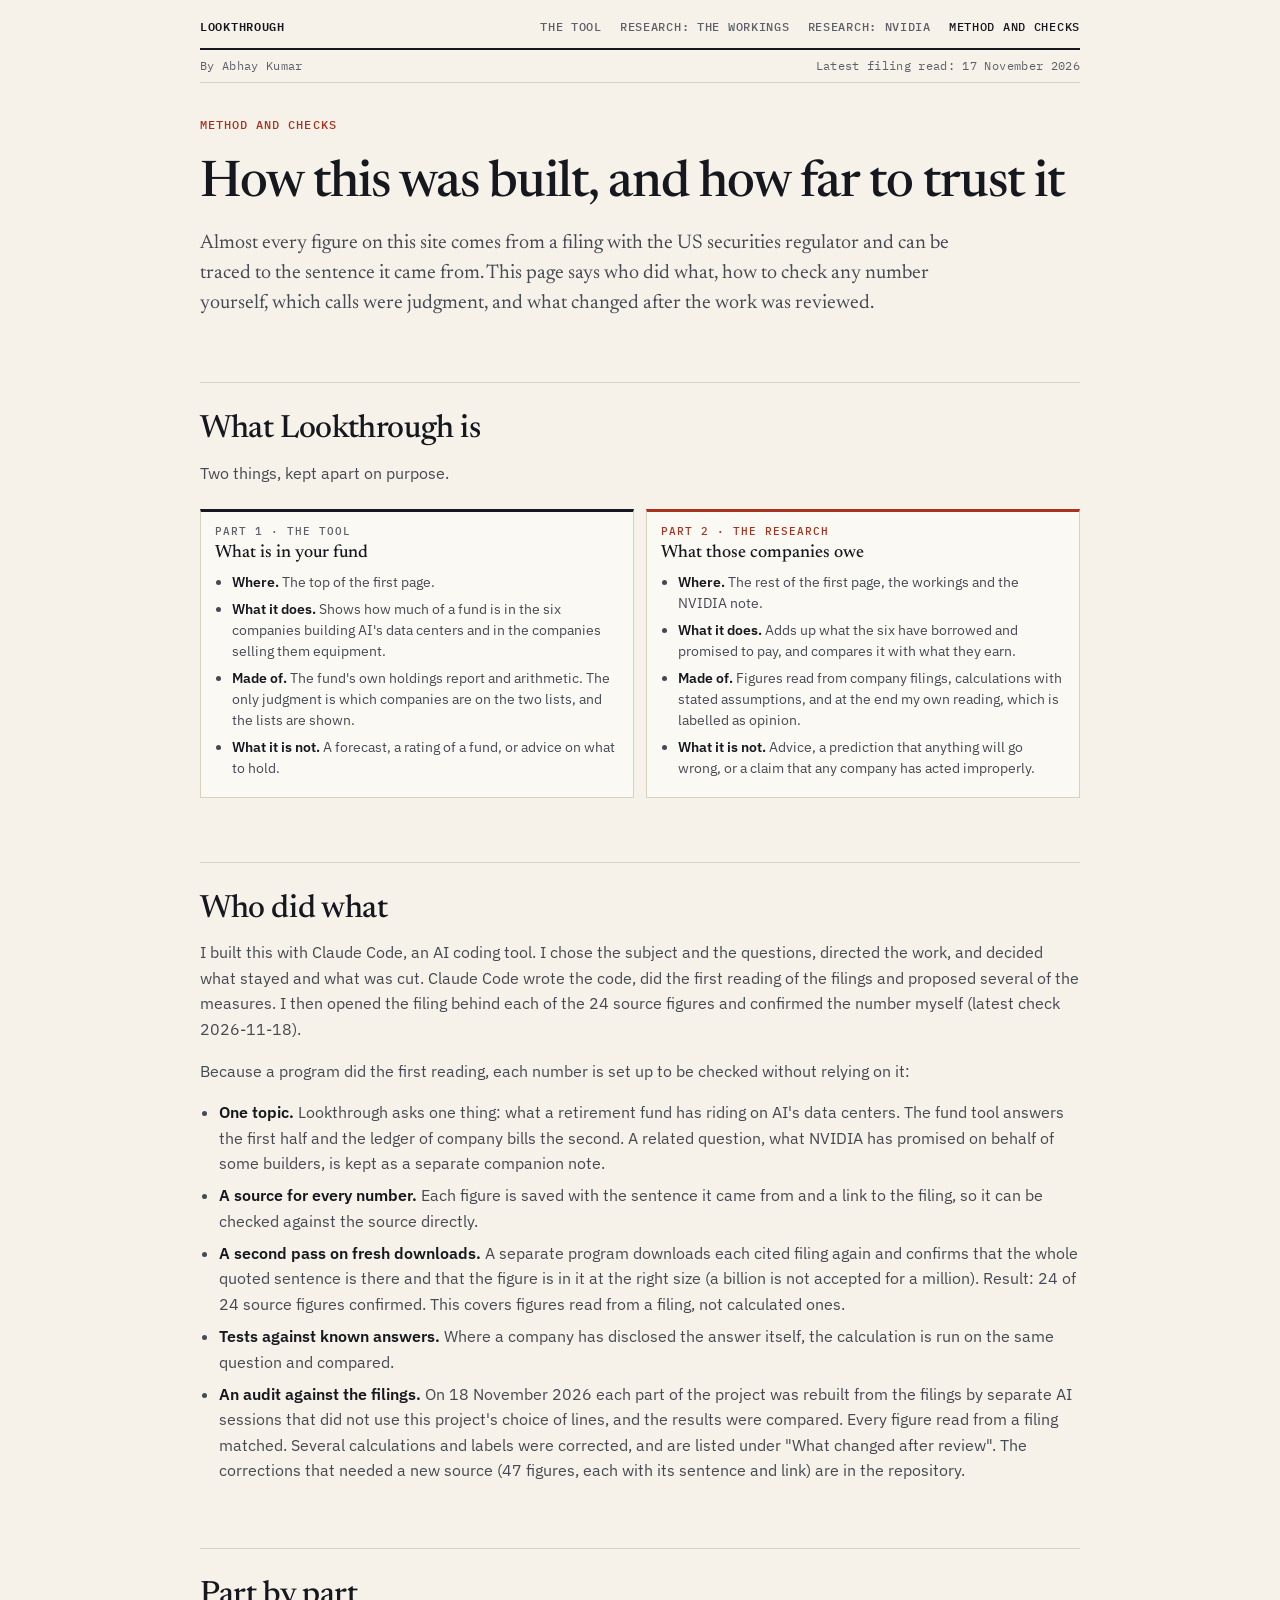
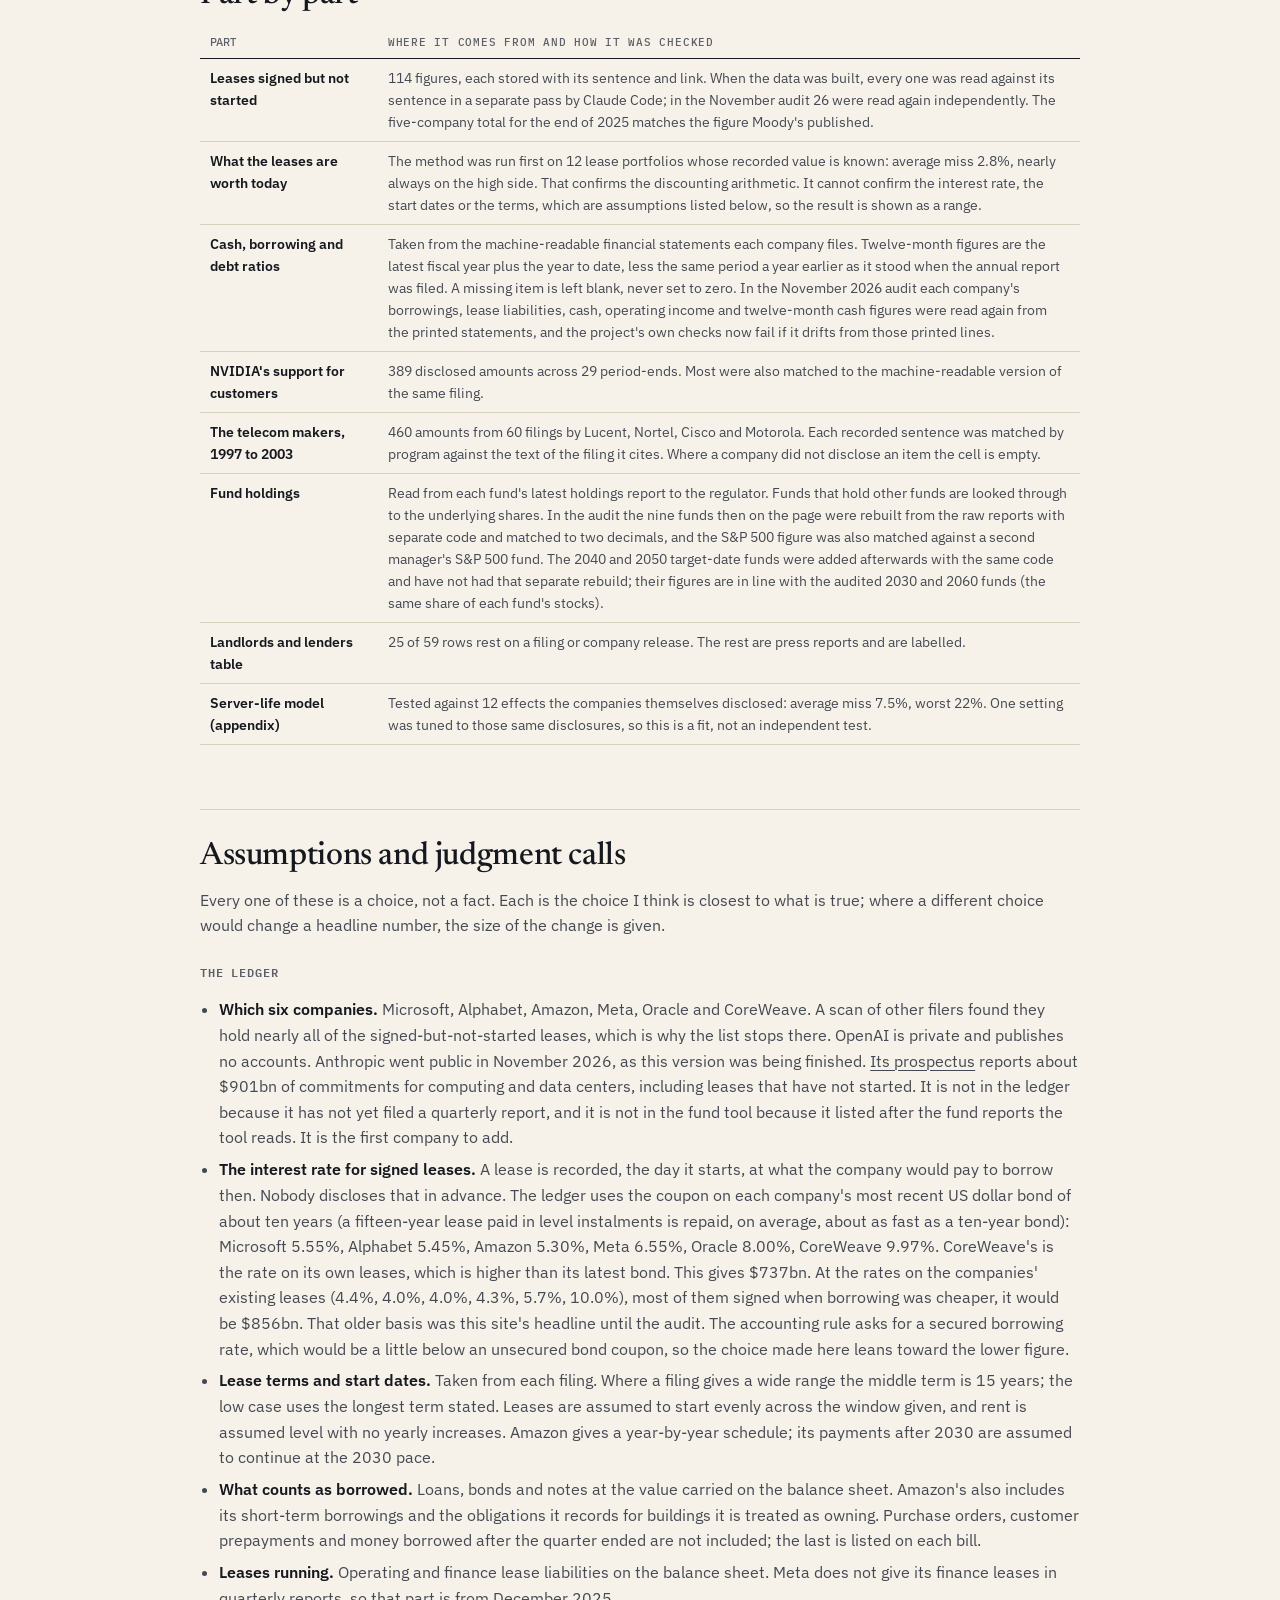
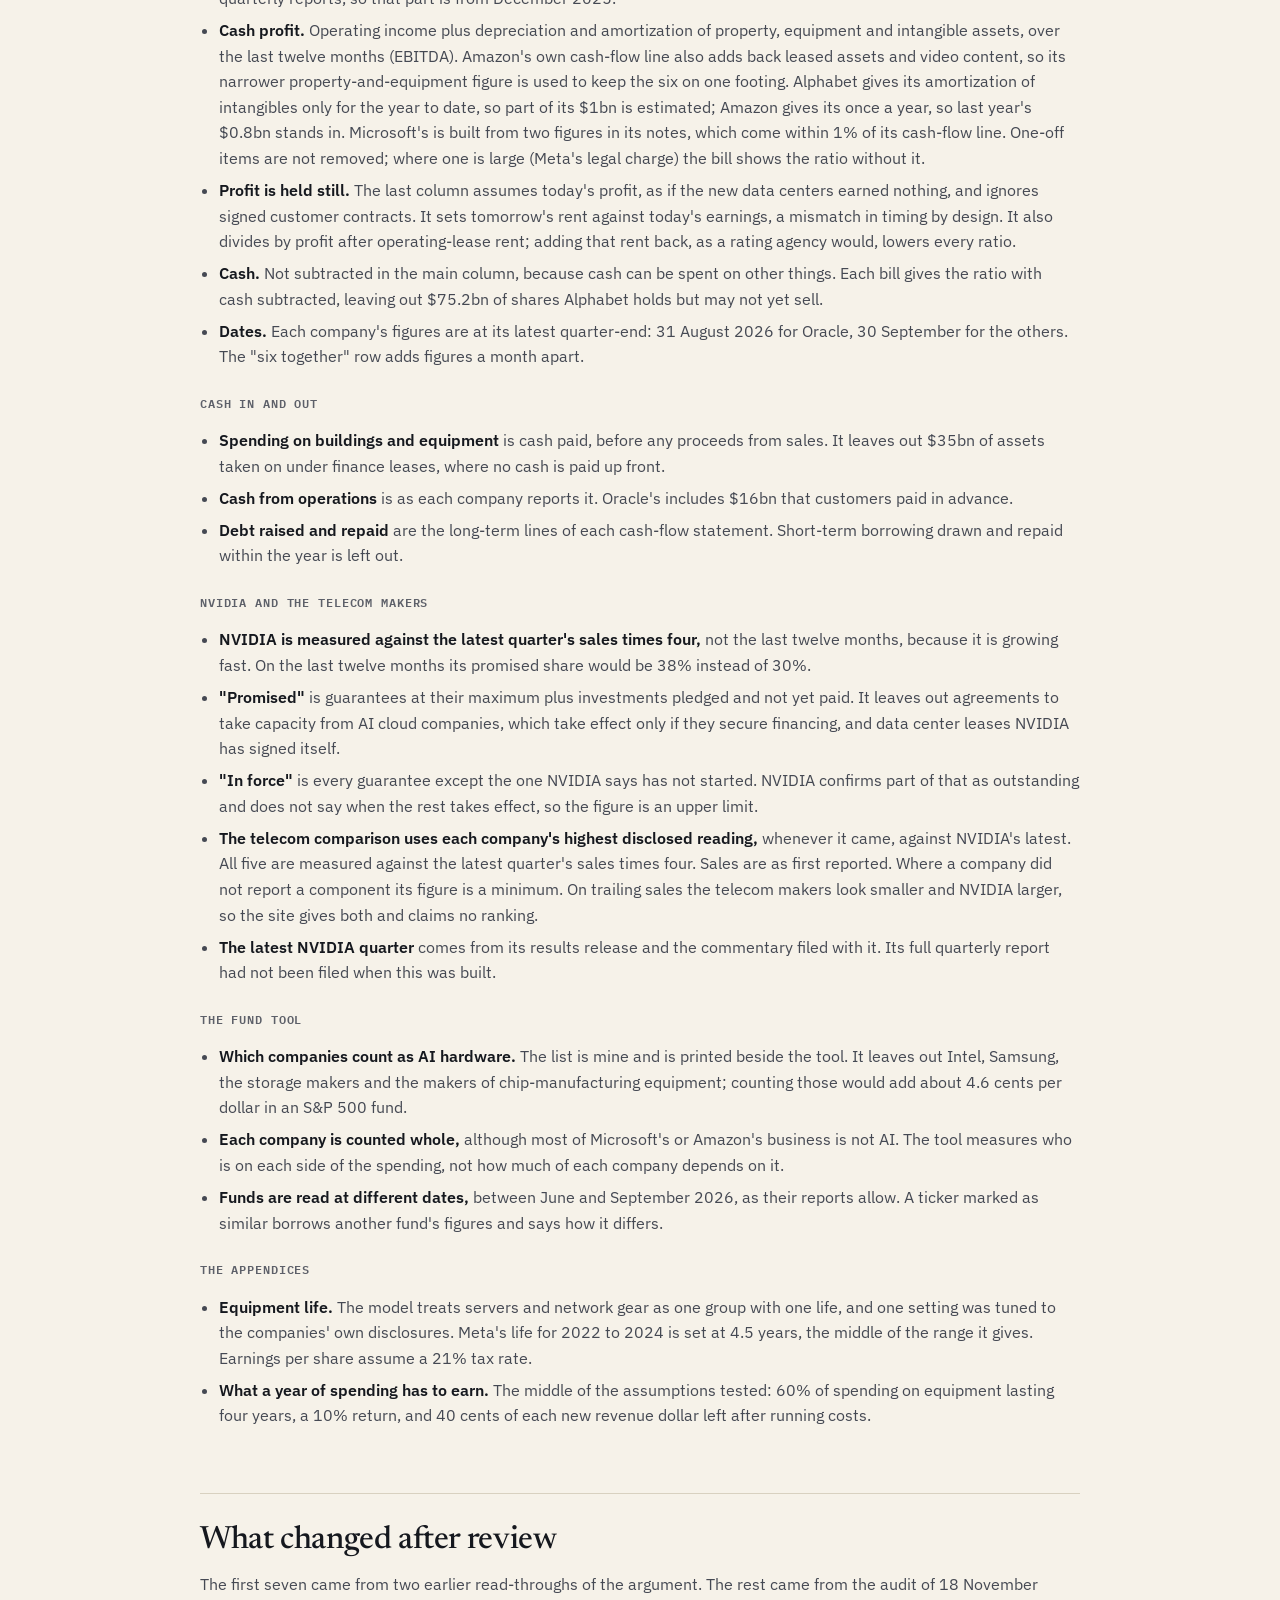
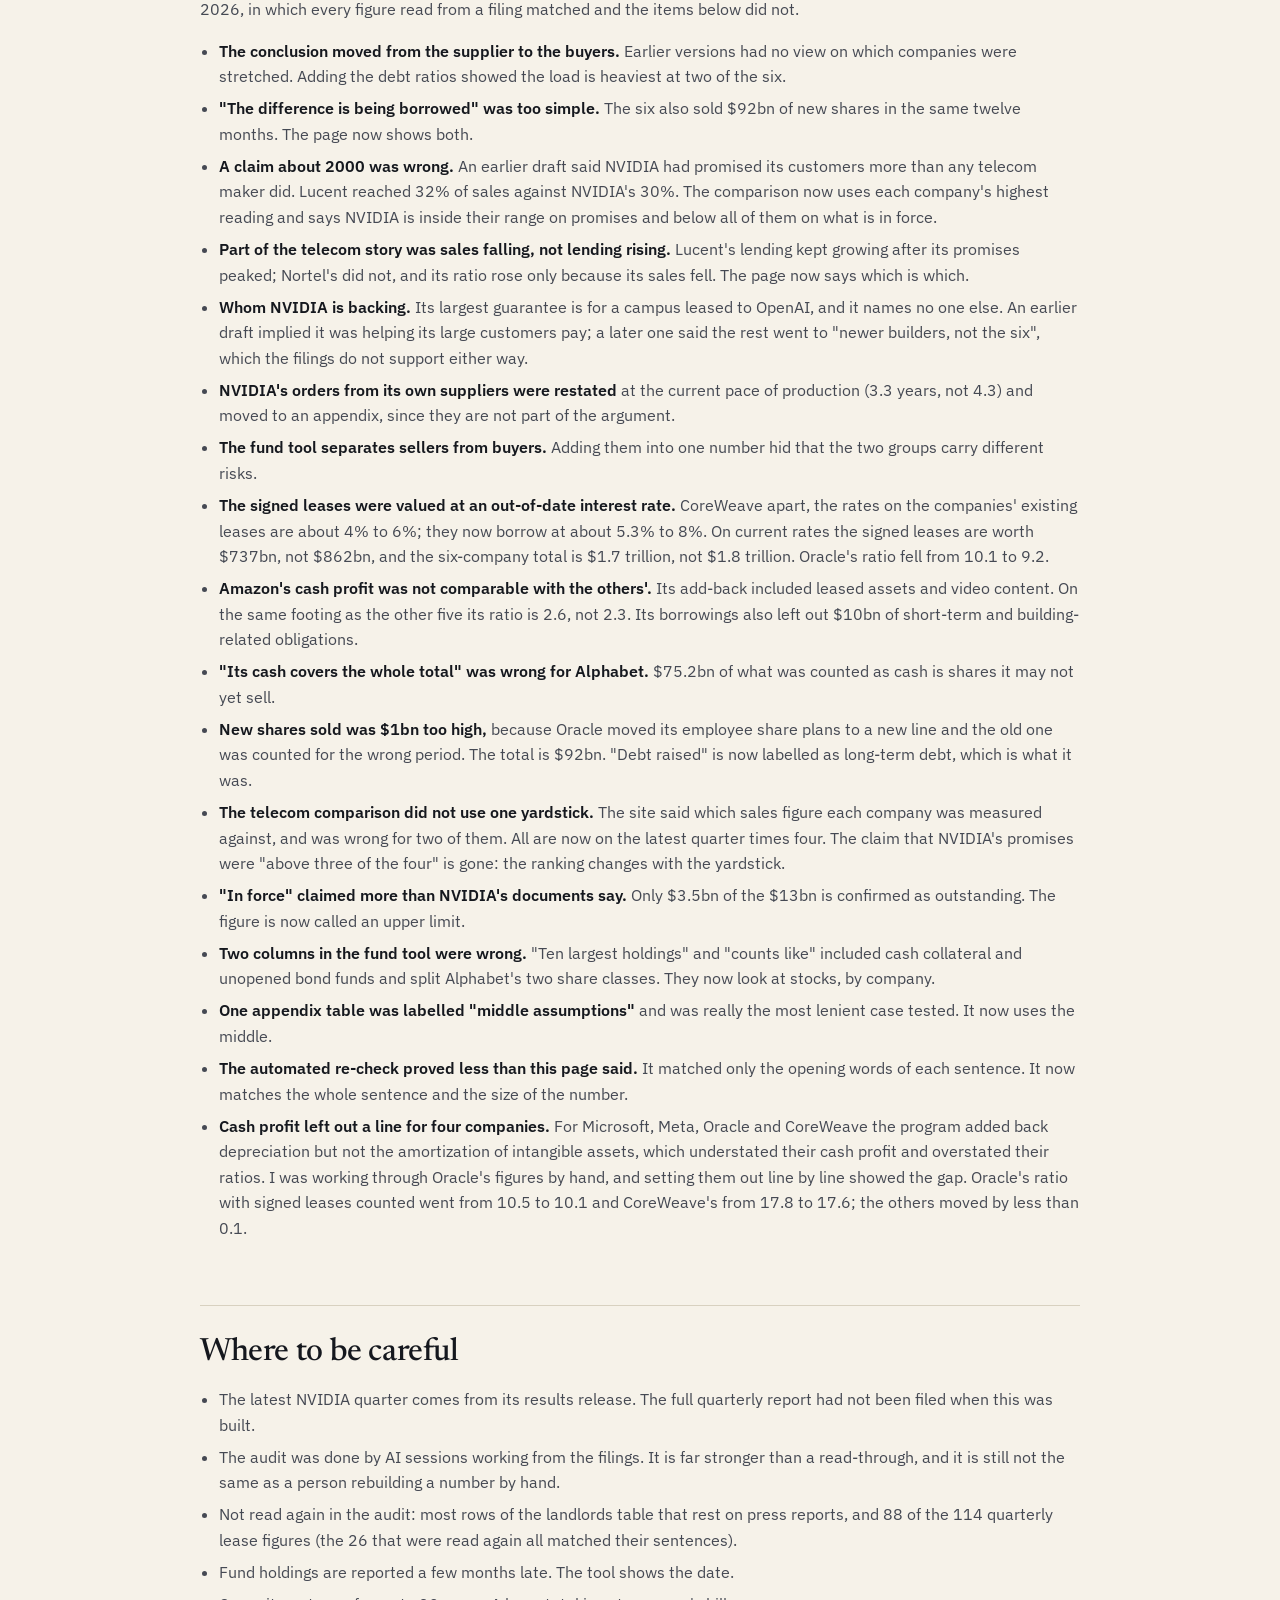
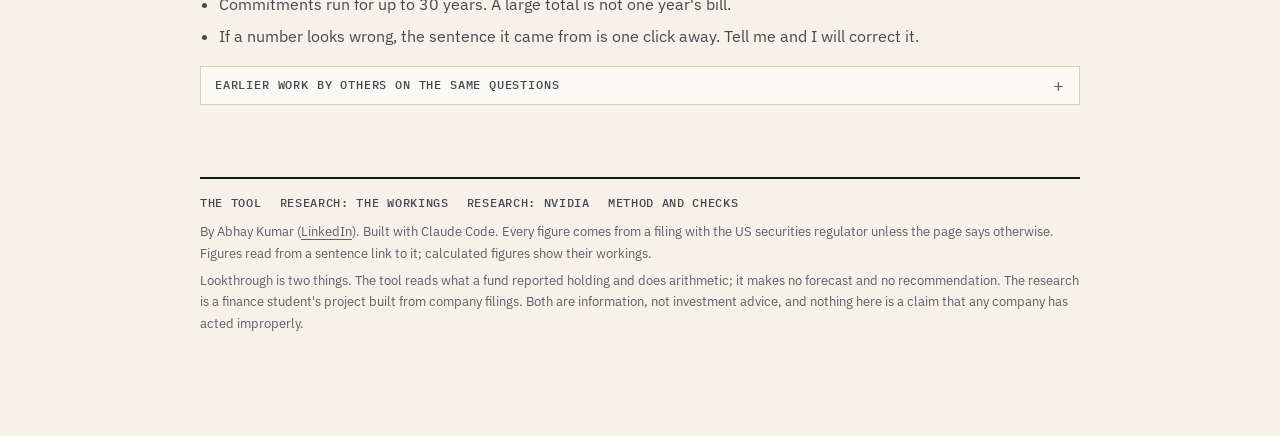
<file: docs/method.html>
<!doctype html>
<html lang="en">
<head>
<meta charset="utf-8">
<meta name="viewport" content="width=device-width, initial-scale=1">
<title>Method and checks</title>
<meta name="description" content="Who did what, where every figure comes from, how to check it, which calls were judgment, and what changed after review.">
<meta name="author" content="Abhay Kumar">
<link rel="canonical" href="https://abhay-kumar-2501.github.io/lookthrough/method.html">
<link rel="icon" href="data:image/svg+xml,%3Csvg xmlns='http://www.w3.org/2000/svg' viewBox='0 0 32 32'%3E%3Crect width='32' height='32' fill='%2315181e'/%3E%3Crect x='7' y='18' width='4' height='7' fill='%23f6f2e9'/%3E%3Crect x='14' y='12' width='4' height='13' fill='%23f6f2e9'/%3E%3Crect x='21' y='7' width='4' height='18' fill='%23a8321f'/%3E%3C/svg%3E">
<meta property="og:type" content="article">
<meta property="og:site_name" content="Lookthrough">
<meta property="og:title" content="Method and checks · Lookthrough">
<meta property="og:description" content="Who did what, where every figure comes from, how to check it, which calls were judgment, and what changed after review.">
<meta property="og:url" content="https://abhay-kumar-2501.github.io/lookthrough/method.html">
<meta property="og:image" content="https://abhay-kumar-2501.github.io/lookthrough/assets/card.png">
<meta property="og:image:width" content="1200">
<meta property="og:image:height" content="627">
<meta name="twitter:card" content="summary_large_image">
<link rel="preconnect" href="https://fonts.googleapis.com">
<link rel="preconnect" href="https://fonts.gstatic.com" crossorigin>
<link rel="stylesheet" href="https://fonts.googleapis.com/css2?family=IBM+Plex+Mono:wght@400;500;600&family=IBM+Plex+Sans:ital,wght@0,400;0,500;0,600;1,400&family=Newsreader:ital,opsz,wght@0,6..72,400;0,6..72,500;0,6..72,600;1,6..72,400&display=swap">
<link rel="stylesheet" href="assets/site.css">
</head>
<body>
<main>
  <header class="mast"><a class="brand" href="index.html">Lookthrough</a><nav aria-label="Pages"><a href="index.html">The tool</a><a href="spenders.html">Research: the workings</a><a href="nvidia.html">Research: NVIDIA</a><a href="method.html" aria-current="page">Method and checks</a></nav></header>
  <div class="dateline"><span>By Abhay Kumar</span><span>Latest filing read: 17 November 2026</span></div>
<script src="assets/charts.js"></script>
  <p class="kicker" style="margin-top:34px">Method and checks</p>
  <h1>How this was built, and how far to trust it</h1>
  <p class="lede">Almost every figure on this site comes from a filing with the US securities regulator and can be traced to the sentence it came from. This page says who did what, how to check any number yourself, which calls were judgment, and what changed after the work was reviewed.</p>

  <section>
    <h2>What Lookthrough is</h2>
    <p>Two things, kept apart on purpose.</p>
    <div class="parts wide">
      <div><span class="ptag">Part 1 · The tool</span><b>What is in your fund</b>
        <ul>
          <li><b>Where.</b> The top of the first page.</li>
          <li><b>What it does.</b> Shows how much of a fund is in the six companies building AI's data centers and in the companies selling them equipment.</li>
          <li><b>Made of.</b> The fund's own holdings report and arithmetic. The only judgment is which companies are on the two lists, and the lists are shown.</li>
          <li><b>What it is not.</b> A forecast, a rating of a fund, or advice on what to hold.</li>
        </ul></div>
      <div><span class="ptag">Part 2 · The research</span><b>What those companies owe</b>
        <ul>
          <li><b>Where.</b> The rest of the first page, the workings and the NVIDIA note.</li>
          <li><b>What it does.</b> Adds up what the six have borrowed and promised to pay, and compares it with what they earn.</li>
          <li><b>Made of.</b> Figures read from company filings, calculations with stated assumptions, and at the end my own reading, which is labelled as opinion.</li>
          <li><b>What it is not.</b> Advice, a prediction that anything will go wrong, or a claim that any company has acted improperly.</li>
        </ul></div>
    </div>
  </section>

  <section>
    <h2>Who did what</h2>
    <p>I built this with Claude Code, an AI coding tool. I chose the subject and the questions, directed the work, and decided what stayed and what was cut. Claude Code wrote the code, did the first reading of the filings and proposed several of the measures. I then opened the filing behind each of the 24 source figures and confirmed the number myself (latest check 2026-11-18).</p>
    <p>Because a program did the first reading, each number is set up to be checked without relying on it:</p>
    <ul>
      <li><b>One topic.</b> Lookthrough asks one thing: what a retirement fund has riding on AI's data centers. The fund tool answers the first half and the ledger of company bills the second. A related question, what NVIDIA has promised on behalf of some builders, is kept as a separate companion note.</li>
      <li><b>A source for every number.</b> Each figure is saved with the sentence it came from and a link to the filing, so it can be checked against the source directly.</li>
      <li><b>A second pass on fresh downloads.</b> A separate program downloads each cited filing again and confirms that the whole quoted sentence is there and that the figure is in it at the right size (a billion is not accepted for a million). Result: 24 of 24 source figures confirmed. This covers figures read from a filing, not calculated ones.</li>
      <li><b>Tests against known answers.</b> Where a company has disclosed the answer itself, the calculation is run on the same question and compared.</li>
      <li><b>An audit against the filings.</b> On 18 November 2026 each part of the project was rebuilt from the filings by separate AI sessions that did not use this project's choice of lines, and the results were compared. Every figure read from a filing matched. Several calculations and labels were corrected, and are listed under "What changed after review". The corrections that needed a new source (47 figures, each with its sentence and link) are in the repository.</li>
    </ul>
  </section>

  <section>
    <h2>Part by part</h2>
    <div class="scroll"><table><thead><tr><th>Part</th><th style="text-align:left">Where it comes from and how it was checked</th></tr></thead><tbody><tr><td style='min-width:170px'><b>Leases signed but not started</b></td><td class='wrap'>114 figures, each stored with its sentence and link. When the data was built, every one was read against its sentence in a separate pass by Claude Code; in the November audit 26 were read again independently. The five-company total for the end of 2025 matches the figure Moody's published.</td></tr><tr><td style='min-width:170px'><b>What the leases are worth today</b></td><td class='wrap'>The method was run first on 12 lease portfolios whose recorded value is known: average miss 2.8%, nearly always on the high side. That confirms the discounting arithmetic. It cannot confirm the interest rate, the start dates or the terms, which are assumptions listed below, so the result is shown as a range.</td></tr><tr><td style='min-width:170px'><b>Cash, borrowing and debt ratios</b></td><td class='wrap'>Taken from the machine-readable financial statements each company files. Twelve-month figures are the latest fiscal year plus the year to date, less the same period a year earlier as it stood when the annual report was filed. A missing item is left blank, never set to zero. In the November 2026 audit each company's borrowings, lease liabilities, cash, operating income and twelve-month cash figures were read again from the printed statements, and the project's own checks now fail if it drifts from those printed lines.</td></tr><tr><td style='min-width:170px'><b>NVIDIA's support for customers</b></td><td class='wrap'>389 disclosed amounts across 29 period-ends. Most were also matched to the machine-readable version of the same filing.</td></tr><tr><td style='min-width:170px'><b>The telecom makers, 1997 to 2003</b></td><td class='wrap'>460 amounts from 60 filings by Lucent, Nortel, Cisco and Motorola. Each recorded sentence was matched by program against the text of the filing it cites. Where a company did not disclose an item the cell is empty.</td></tr><tr><td style='min-width:170px'><b>Fund holdings</b></td><td class='wrap'>Read from each fund's latest holdings report to the regulator. Funds that hold other funds are looked through to the underlying shares. In the audit the nine funds then on the page were rebuilt from the raw reports with separate code and matched to two decimals, and the S&P 500 figure was also matched against a second manager's S&P 500 fund. The 2040 and 2050 target-date funds were added afterwards with the same code and have not had that separate rebuild; their figures are in line with the audited 2030 and 2060 funds (the same share of each fund's stocks).</td></tr><tr><td style='min-width:170px'><b>Landlords and lenders table</b></td><td class='wrap'>25 of 59 rows rest on a filing or company release. The rest are press reports and are labelled.</td></tr><tr><td style='min-width:170px'><b>Server-life model (appendix)</b></td><td class='wrap'>Tested against 12 effects the companies themselves disclosed: average miss 7.5%, worst 22%. One setting was tuned to those same disclosures, so this is a fit, not an independent test.</td></tr></tbody></table></div>
  </section>

  <section>
    <h2>Assumptions and judgment calls</h2>
    <p>Every one of these is a choice, not a fact. Each is the choice I think is closest to what is true; where a different choice would change a headline number, the size of the change is given.</p>
    <h3>The ledger</h3>
    <ul>
      <li><b>Which six companies.</b> Microsoft, Alphabet, Amazon, Meta, Oracle and CoreWeave. A scan of other filers found they hold nearly all of the signed-but-not-started leases, which is why the list stops there. OpenAI is private and publishes no accounts. Anthropic went public in November 2026, as this version was being finished. <a href="https://www.sec.gov/Archives/edgar/data/2130357/000162828026074338/anthropicpbc-sx1ax3.htm">Its prospectus</a> reports about $901bn of commitments for computing and data centers, including leases that have not started. It is not in the ledger because it has not yet filed a quarterly report, and it is not in the fund tool because it listed after the fund reports the tool reads. It is the first company to add.</li>
      <li><b>The interest rate for signed leases.</b> A lease is recorded, the day it starts, at what the company would pay to borrow then. Nobody discloses that in advance. The ledger uses the coupon on each company's most recent US dollar bond of about ten years (a fifteen-year lease paid in level instalments is repaid, on average, about as fast as a ten-year bond): Microsoft 5.55%, Alphabet 5.45%, Amazon 5.30%, Meta 6.55%, Oracle 8.00%, CoreWeave 9.97%. CoreWeave's is the rate on its own leases, which is higher than its latest bond. This gives $737bn. At the rates on the companies' existing leases (4.4%, 4.0%, 4.0%, 4.3%, 5.7%, 10.0%), most of them signed when borrowing was cheaper, it would be $856bn. That older basis was this site's headline until the audit. The accounting rule asks for a secured borrowing rate, which would be a little below an unsecured bond coupon, so the choice made here leans toward the lower figure.</li>
      <li><b>Lease terms and start dates.</b> Taken from each filing. Where a filing gives a wide range the middle term is 15 years; the low case uses the longest term stated. Leases are assumed to start evenly across the window given, and rent is assumed level with no yearly increases. Amazon gives a year-by-year schedule; its payments after 2030 are assumed to continue at the 2030 pace.</li>
      <li><b>What counts as borrowed.</b> Loans, bonds and notes at the value carried on the balance sheet. Amazon's also includes its short-term borrowings and the obligations it records for buildings it is treated as owning. Purchase orders, customer prepayments and money borrowed after the quarter ended are not included; the last is listed on each bill.</li>
      <li><b>Leases running.</b> Operating and finance lease liabilities on the balance sheet. Meta does not give its finance leases in quarterly reports, so that part is from December 2025.</li>
      <li><b>Cash profit.</b> Operating income plus depreciation and amortization of property, equipment and intangible assets, over the last twelve months (EBITDA). Amazon's own cash-flow line also adds back leased assets and video content, so its narrower property-and-equipment figure is used to keep the six on one footing. Alphabet gives its amortization of intangibles only for the year to date, so part of its $1bn is estimated; Amazon gives its once a year, so last year's $0.8bn stands in. Microsoft's is built from two figures in its notes, which come within 1% of its cash-flow line. One-off items are not removed; where one is large (Meta's legal charge) the bill shows the ratio without it.</li>
      <li><b>Profit is held still.</b> The last column assumes today's profit, as if the new data centers earned nothing, and ignores signed customer contracts. It sets tomorrow's rent against today's earnings, a mismatch in timing by design. It also divides by profit after operating-lease rent; adding that rent back, as a rating agency would, lowers every ratio.</li>
      <li><b>Cash.</b> Not subtracted in the main column, because cash can be spent on other things. Each bill gives the ratio with cash subtracted, leaving out $75.2bn of shares Alphabet holds but may not yet sell.</li>
      <li><b>Dates.</b> Each company's figures are at its latest quarter-end: 31 August 2026 for Oracle, 30 September for the others. The "six together" row adds figures a month apart.</li>
    </ul>
    <h3>Cash in and out</h3>
    <ul>
      <li><b>Spending on buildings and equipment</b> is cash paid, before any proceeds from sales. It leaves out $35bn of assets taken on under finance leases, where no cash is paid up front.</li>
      <li><b>Cash from operations</b> is as each company reports it. Oracle's includes $16bn that customers paid in advance.</li>
      <li><b>Debt raised and repaid</b> are the long-term lines of each cash-flow statement. Short-term borrowing drawn and repaid within the year is left out.</li>
    </ul>
    <h3>NVIDIA and the telecom makers</h3>
    <ul>
      <li><b>NVIDIA is measured against the latest quarter's sales times four,</b> not the last twelve months, because it is growing fast. On the last twelve months its promised share would be 38% instead of 30%.</li>
      <li><b>"Promised"</b> is guarantees at their maximum plus investments pledged and not yet paid. It leaves out agreements to take capacity from AI cloud companies, which take effect only if they secure financing, and data center leases NVIDIA has signed itself.</li>
      <li><b>"In force"</b> is every guarantee except the one NVIDIA says has not started. NVIDIA confirms part of that as outstanding and does not say when the rest takes effect, so the figure is an upper limit.</li>
      <li><b>The telecom comparison uses each company's highest disclosed reading,</b> whenever it came, against NVIDIA's latest. All five are measured against the latest quarter's sales times four. Sales are as first reported. Where a company did not report a component its figure is a minimum. On trailing sales the telecom makers look smaller and NVIDIA larger, so the site gives both and claims no ranking.</li>
      <li><b>The latest NVIDIA quarter</b> comes from its results release and the commentary filed with it. Its full quarterly report had not been filed when this was built.</li>
    </ul>
    <h3>The fund tool</h3>
    <ul>
      <li><b>Which companies count as AI hardware.</b> The list is mine and is printed beside the tool. It leaves out Intel, Samsung, the storage makers and the makers of chip-manufacturing equipment; counting those would add about 4.6 cents per dollar in an S&P 500 fund.</li>
      <li><b>Each company is counted whole,</b> although most of Microsoft's or Amazon's business is not AI. The tool measures who is on each side of the spending, not how much of each company depends on it.</li>
      <li><b>Funds are read at different dates,</b> between June and September 2026, as their reports allow. A ticker marked as similar borrows another fund's figures and says how it differs.</li>
    </ul>
    <h3>The appendices</h3>
    <ul>
      <li><b>Equipment life.</b> The model treats servers and network gear as one group with one life, and one setting was tuned to the companies' own disclosures. Meta's life for 2022 to 2024 is set at 4.5 years, the middle of the range it gives. Earnings per share assume a 21% tax rate.</li>
      <li><b>What a year of spending has to earn.</b> The middle of the assumptions tested: 60% of spending on equipment lasting four years, a 10% return, and 40 cents of each new revenue dollar left after running costs.</li>
    </ul>
  </section>

  <section>
    <h2>What changed after review</h2>
    <p>The first seven came from two earlier read-throughs of the argument. The rest came from the audit of 18 November 2026, in which every figure read from a filing matched and the items below did not.</p>
    <ul>
      <li><b>The conclusion moved from the supplier to the buyers.</b> Earlier versions had no view on which companies were stretched. Adding the debt ratios showed the load is heaviest at two of the six.</li>
      <li><b>"The difference is being borrowed" was too simple.</b> The six also sold $92bn of new shares in the same twelve months. The page now shows both.</li>
      <li><b>A claim about 2000 was wrong.</b> An earlier draft said NVIDIA had promised its customers more than any telecom maker did. Lucent reached 32% of sales against NVIDIA's 30%. The comparison now uses each company's highest reading and says NVIDIA is inside their range on promises and below all of them on what is in force.</li>
      <li><b>Part of the telecom story was sales falling, not lending rising.</b> Lucent's lending kept growing after its promises peaked; Nortel's did not, and its ratio rose only because its sales fell. The page now says which is which.</li>
      <li><b>Whom NVIDIA is backing.</b> Its largest guarantee is for a campus leased to OpenAI, and it names no one else. An earlier draft implied it was helping its large customers pay; a later one said the rest went to "newer builders, not the six", which the filings do not support either way.</li>
      <li><b>NVIDIA's orders from its own suppliers were restated</b> at the current pace of production (3.3 years, not 4.3) and moved to an appendix, since they are not part of the argument.</li>
      <li><b>The fund tool separates sellers from buyers.</b> Adding them into one number hid that the two groups carry different risks.</li>
      <li><b>The signed leases were valued at an out-of-date interest rate.</b> CoreWeave apart, the rates on the companies' existing leases are about 4% to 6%; they now borrow at about 5.3% to 8%. On current rates the signed leases are worth $737bn, not $862bn, and the six-company total is $1.7 trillion, not $1.8 trillion. Oracle's ratio fell from 10.1 to 9.2.</li>
      <li><b>Amazon's cash profit was not comparable with the others'.</b> Its add-back included leased assets and video content. On the same footing as the other five its ratio is 2.6, not 2.3. Its borrowings also left out $10bn of short-term and building-related obligations.</li>
      <li><b>"Its cash covers the whole total" was wrong for Alphabet.</b> $75.2bn of what was counted as cash is shares it may not yet sell.</li>
      <li><b>New shares sold was $1bn too high,</b> because Oracle moved its employee share plans to a new line and the old one was counted for the wrong period. The total is $92bn. "Debt raised" is now labelled as long-term debt, which is what it was.</li>
      <li><b>The telecom comparison did not use one yardstick.</b> The site said which sales figure each company was measured against, and was wrong for two of them. All are now on the latest quarter times four. The claim that NVIDIA's promises were "above three of the four" is gone: the ranking changes with the yardstick.</li>
      <li><b>"In force" claimed more than NVIDIA's documents say.</b> Only $3.5bn of the $13bn is confirmed as outstanding. The figure is now called an upper limit.</li>
      <li><b>Two columns in the fund tool were wrong.</b> "Ten largest holdings" and "counts like" included cash collateral and unopened bond funds and split Alphabet's two share classes. They now look at stocks, by company.</li>
      <li><b>One appendix table was labelled "middle assumptions"</b> and was really the most lenient case tested. It now uses the middle.</li>
      <li><b>The automated re-check proved less than this page said.</b> It matched only the opening words of each sentence. It now matches the whole sentence and the size of the number.</li>
      <li><b>Cash profit left out a line for four companies.</b> For Microsoft, Meta, Oracle and CoreWeave the program added back depreciation but not the amortization of intangible assets, which understated their cash profit and overstated their ratios. I was working through Oracle's figures by hand, and setting them out line by line showed the gap. Oracle's ratio with signed leases counted went from 10.5 to 10.1 and CoreWeave's from 17.8 to 17.6; the others moved by less than 0.1.</li>
    </ul>
  </section>

  <section>
    <h2>Where to be careful</h2>
    <ul>
      <li>The latest NVIDIA quarter comes from its results release. The full quarterly report had not been filed when this was built.</li>
      <li>The audit was done by AI sessions working from the filings. It is far stronger than a read-through, and it is still not the same as a person rebuilding a number by hand.</li>
      <li>Not read again in the audit: most rows of the landlords table that rest on press reports, and 88 of the 114 quarterly lease figures (the 26 that were read again all matched their sentences).</li>
      <li>Fund holdings are reported a few months late. The tool shows the date.</li>
      <li>Commitments run for up to 30 years. A large total is not one year's bill.</li>
      <li>If a number looks wrong, the sentence it came from is one click away. Tell me and I will correct it.</li>
    </ul>
    <details class="ev"><summary>Earlier work by others on the same questions</summary><div class="ev-body">
      <p>The lease total and the server-life question have both been reported widely. What this project adds is the source sentence for every figure, the value in today's money, the debt ratios, and the telecom makers' figures set beside NVIDIA's on matched definitions.</p>
      <div class="scroll"><table><thead><tr><th>Date</th><th>Who</th><th style="text-align:left">What they reported</th><th style="text-align:left">How far it could be checked</th></tr></thead><tbody><tr><td>2025-09-18</td><td><a href='https://climateerinvest.blogspot.com/2025/09/the-4trn-accounting-puzzle-at-heart-of.html'>The Economist</a></td><td class='wrap'>A 3-year server life would cut the big five&#x27;s combined pre-tax profit by about $26bn (8%)</td><td class='wrap'>excerpt read</td></tr><tr><td>2025-11-10</td><td><a href='https://www.streetinsider.com/General+News/Michael+Burry+warns+of+%24176+billion+depreciation+understatement+by+tech+giants/25584209.html'>Michael Burry</a></td><td class='wrap'>$176bn of understated depreciation over 2026-28; method not published</td><td class='wrap'>press reports only</td></tr><tr><td>2026-02-25</td><td><a href='https://fortune.com/2026/02/25/hyperscaler-risk-off-balance-sheet-662-billion-data-center-commitments-meta-amazon-microsoft-oracle-alphabet/'>Moody&#x27;s (via Fortune and Bisnow)</a></td><td class='wrap'>$662bn of leases not yet commenced at year-end 2025</td><td class='wrap'>article read</td></tr><tr><td>2026-06-24</td><td><a href='https://news.bloomberglaw.com/artificial-intelligence/meta-microsoft-lead-850-billion-boom-in-data-center-leases'>Bloomberg</a></td><td class='wrap'>More than $850bn of data center leases not yet commenced</td><td class='wrap'>headline and snippet only</td></tr><tr><td>2026-08-04</td><td><a href='https://www.itnews.com.au/news/ai-data-centre-race-builds-us1-trillion-lease-burden-for-big-tech-627942'>Reuters</a></td><td class='wrap'>$1.09 trillion of leases not yet commenced</td><td class='wrap'>syndicated summary read</td></tr><tr><td>2026-08-27</td><td><a href='https://axios.com/2026/08/27/ai-spending-spending-balance-sheet'>Morgan Stanley (via Axios)</a></td><td class='wrap'>About $1.1 trillion of leases plus $1.7 trillion of purchase commitments</td><td class='wrap'>snippet only</td></tr><tr><td>2026-09-20</td><td><a href='https://finance.yahoo.com/technology/ai/articles/michael-burry-warns-hyperscalers-hiding-024617848.html'>Michael Burry</a></td><td class='wrap'>Nearly $1.2 trillion of leases; more than $3 trillion of all commitments</td><td class='wrap'>press report read</td></tr><tr><td>2026-11-01</td><td><a href='https://capexcat.substack.com/p/michael-burry-depreciation-math'>CapexCat</a></td><td class='wrap'>Extra depreciation of about $44bn (4-year life) or $89bn (3-year life), rebuilt from 10-K property notes</td><td class='wrap'>article read</td></tr><tr><td>2026-11-12</td><td><a href='https://dev.to/eqvero/why-sec-companyfacts-drops-off-balance-sheet-data-center-leases-parsing-dimensional-xbrl-in-python-22gm'>Eqvero</a></td><td class='wrap'>About $1.30 trillion from third-quarter 2026 filings, with per-company figures matching this project&#x27;s</td><td class='wrap'>article read</td></tr></tbody></table></div>
    </div></details>
  </section>

  <footer>
    <nav aria-label="Pages"><a href="index.html">The tool</a><a href="spenders.html">Research: the workings</a><a href="nvidia.html">Research: NVIDIA</a><a href="method.html" aria-current="page">Method and checks</a></nav>
    <p>By Abhay Kumar (<a href="https://www.linkedin.com/in/abhay-kumar2501" rel="me noopener">LinkedIn</a>). Built with Claude Code. Every figure comes from a filing with the US securities regulator unless the page says otherwise. Figures read from a sentence link to it; calculated figures show their workings.</p>
    <p>Lookthrough is two things. The tool reads what a fund reported holding and does arithmetic; it makes no forecast and no recommendation. The research is a finance student's project built from company filings. Both are information, not investment advice, and nothing here is a claim that any company has acted improperly.</p>
  </footer>
</main>
</body>
</html>
</file>
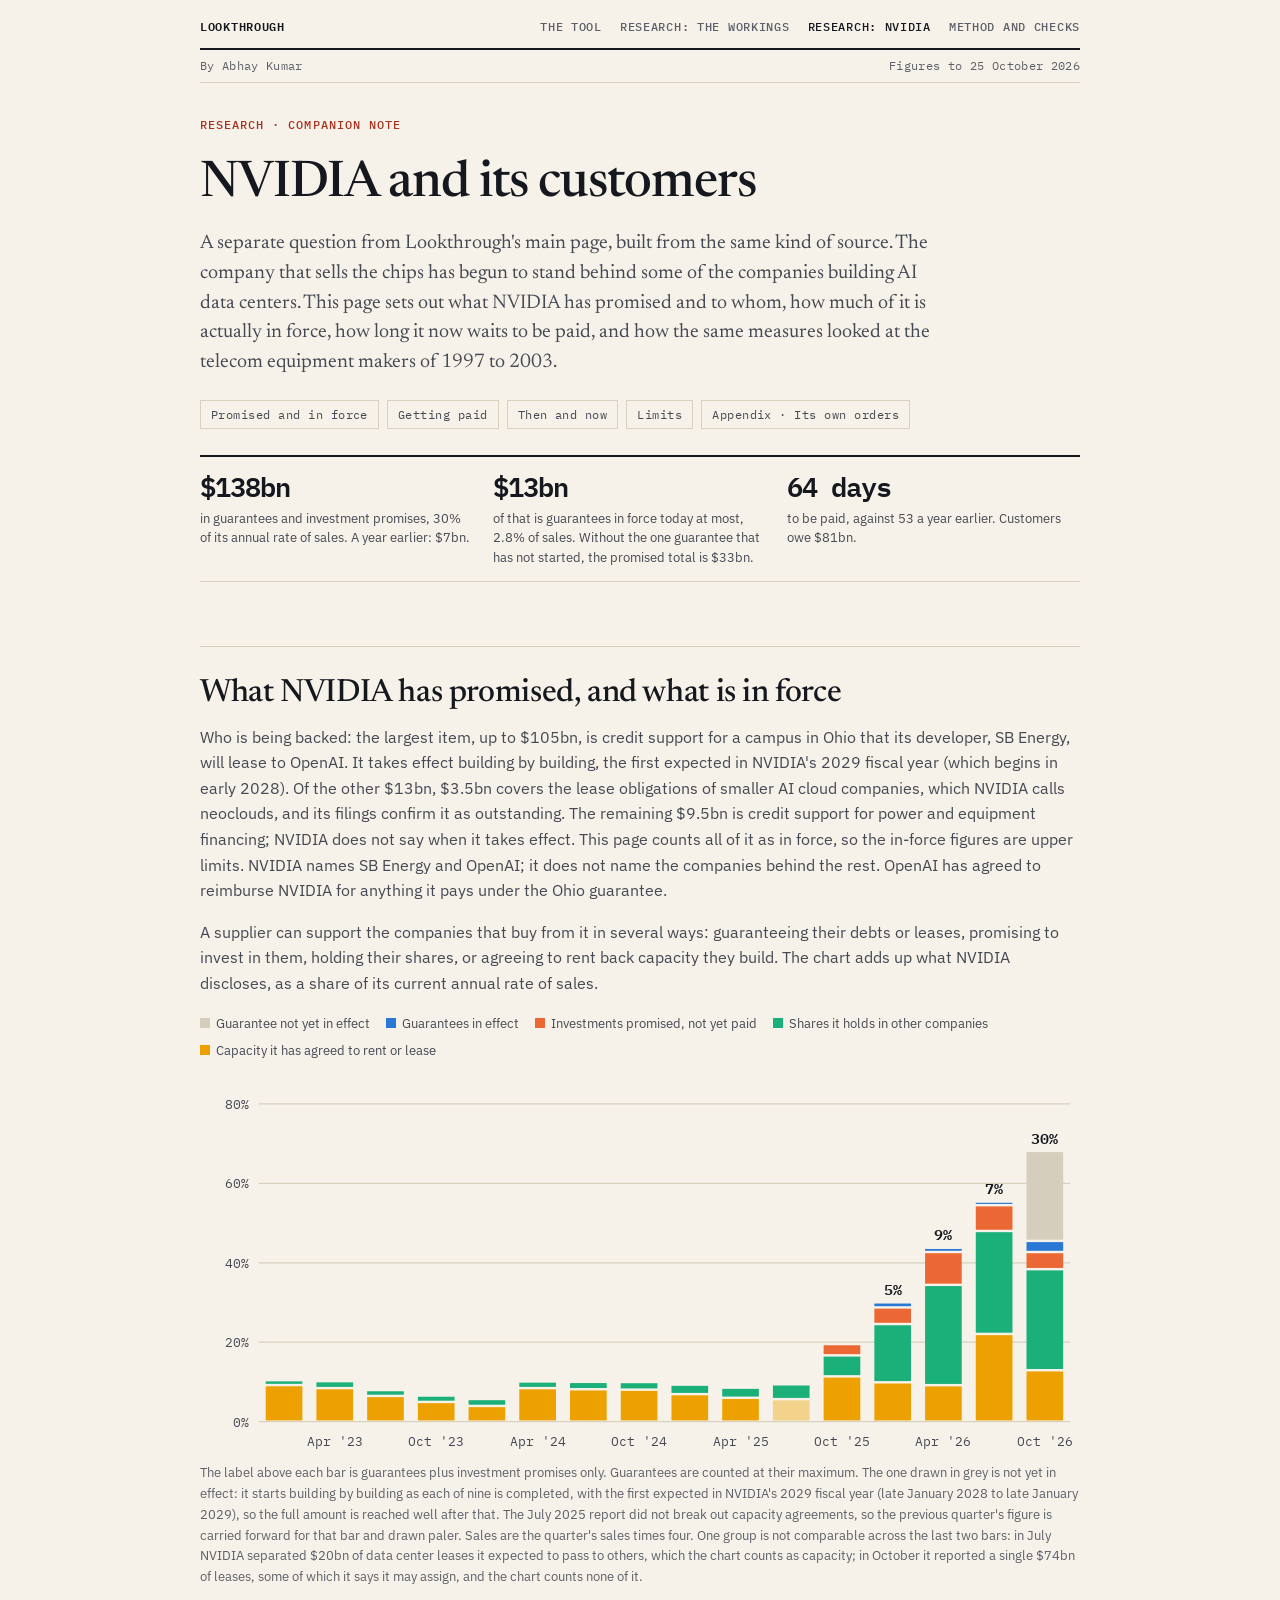
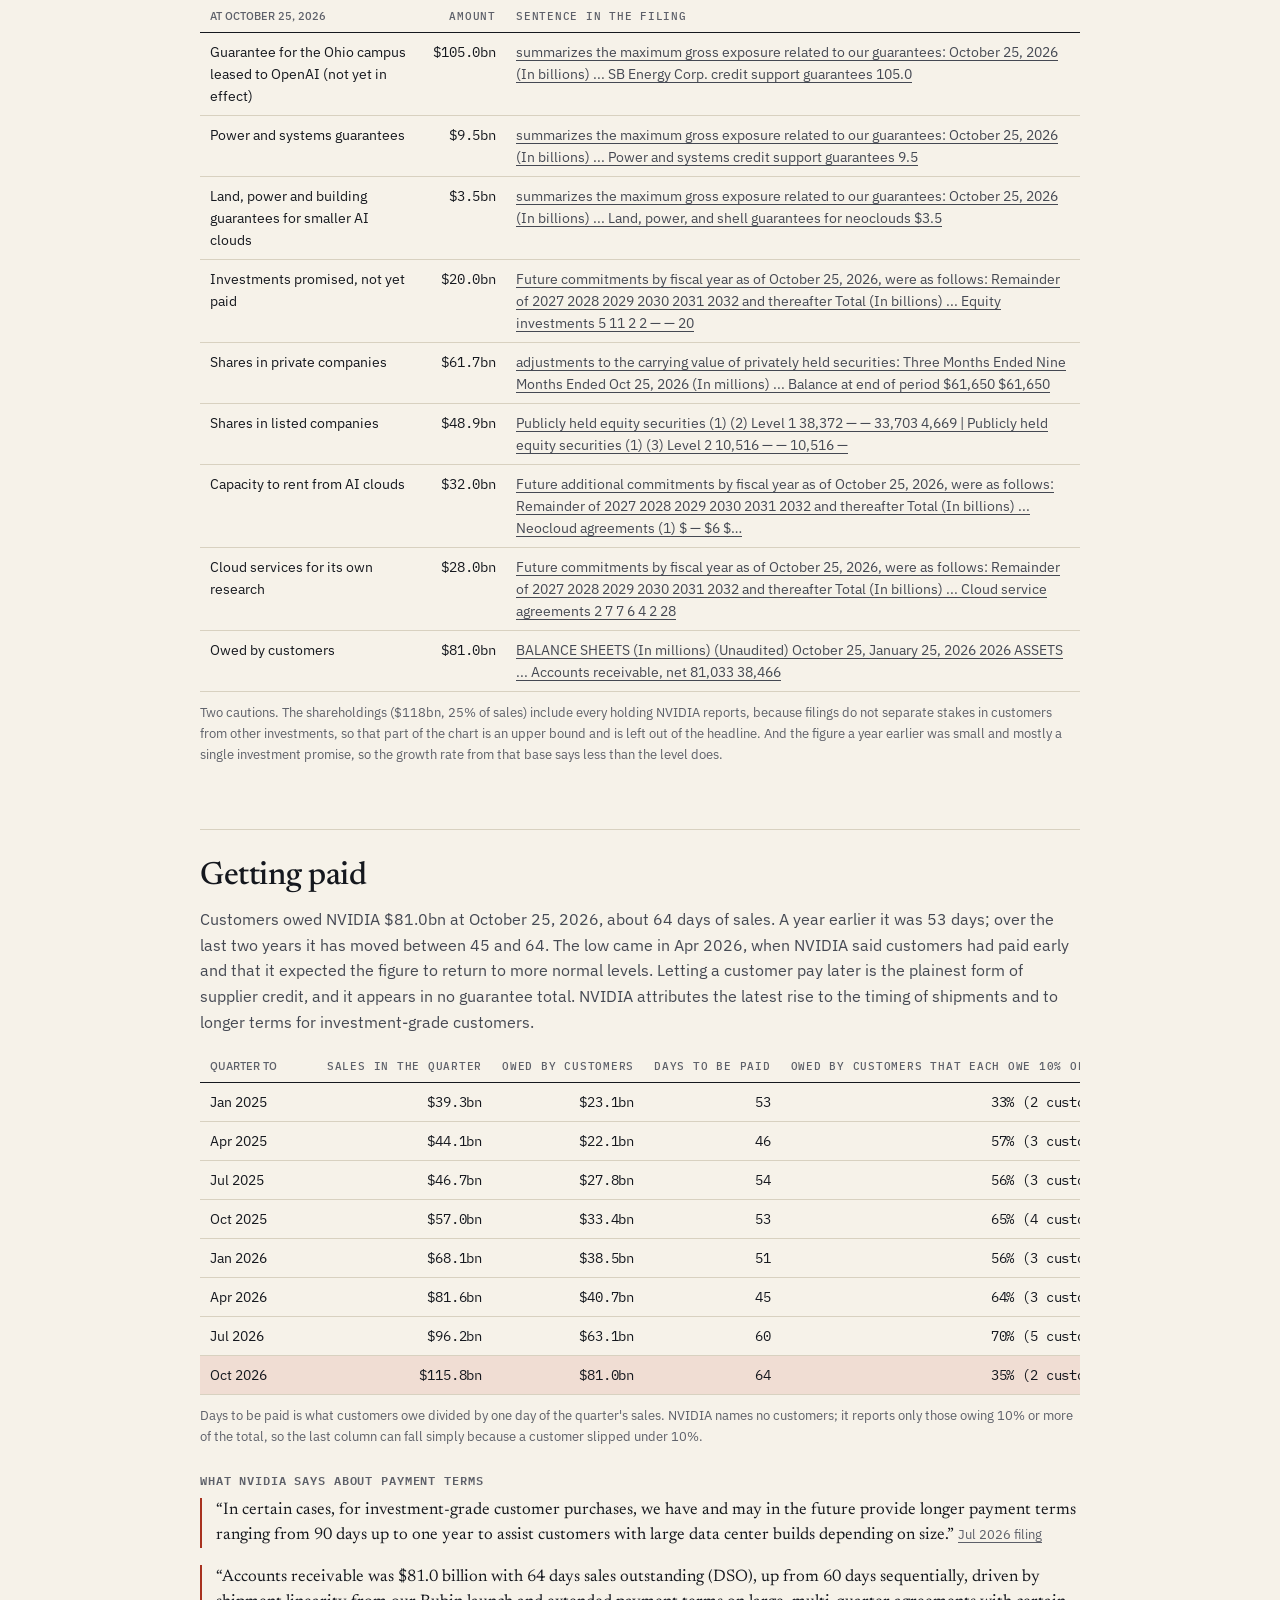
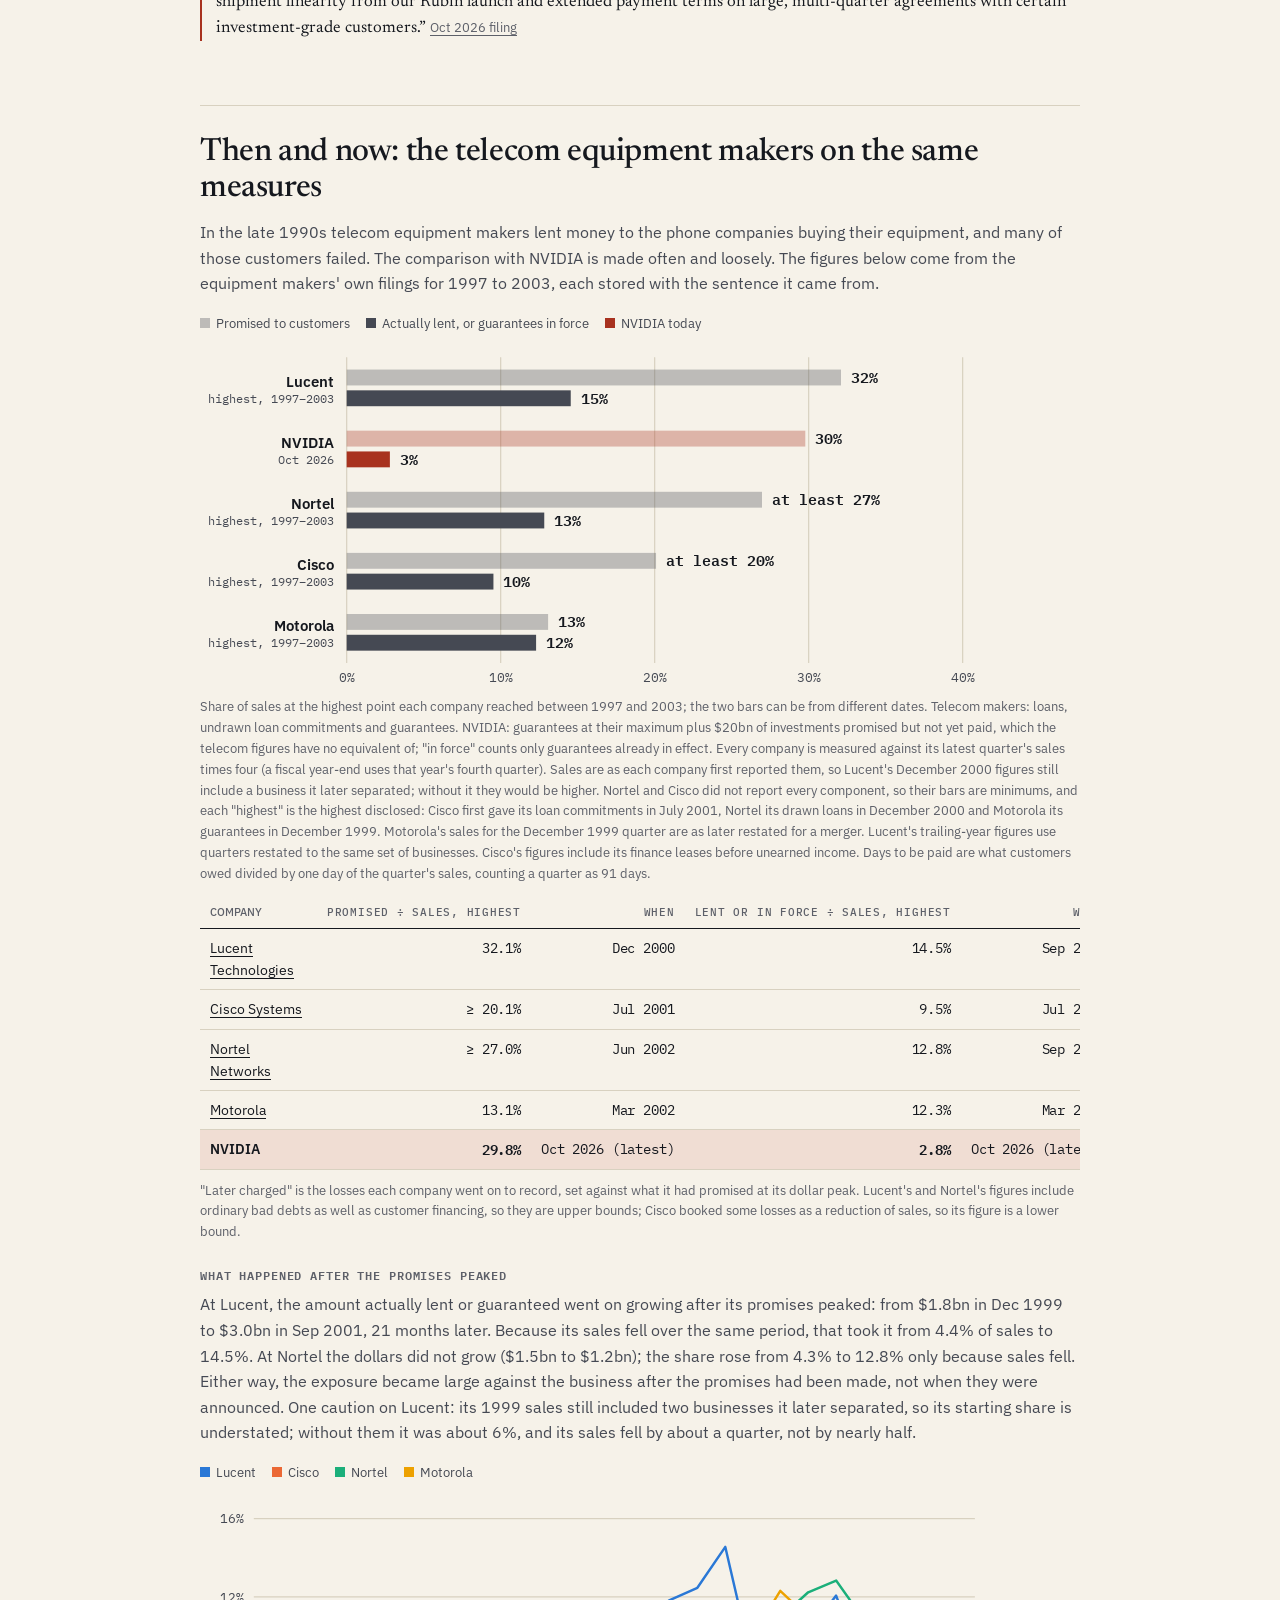
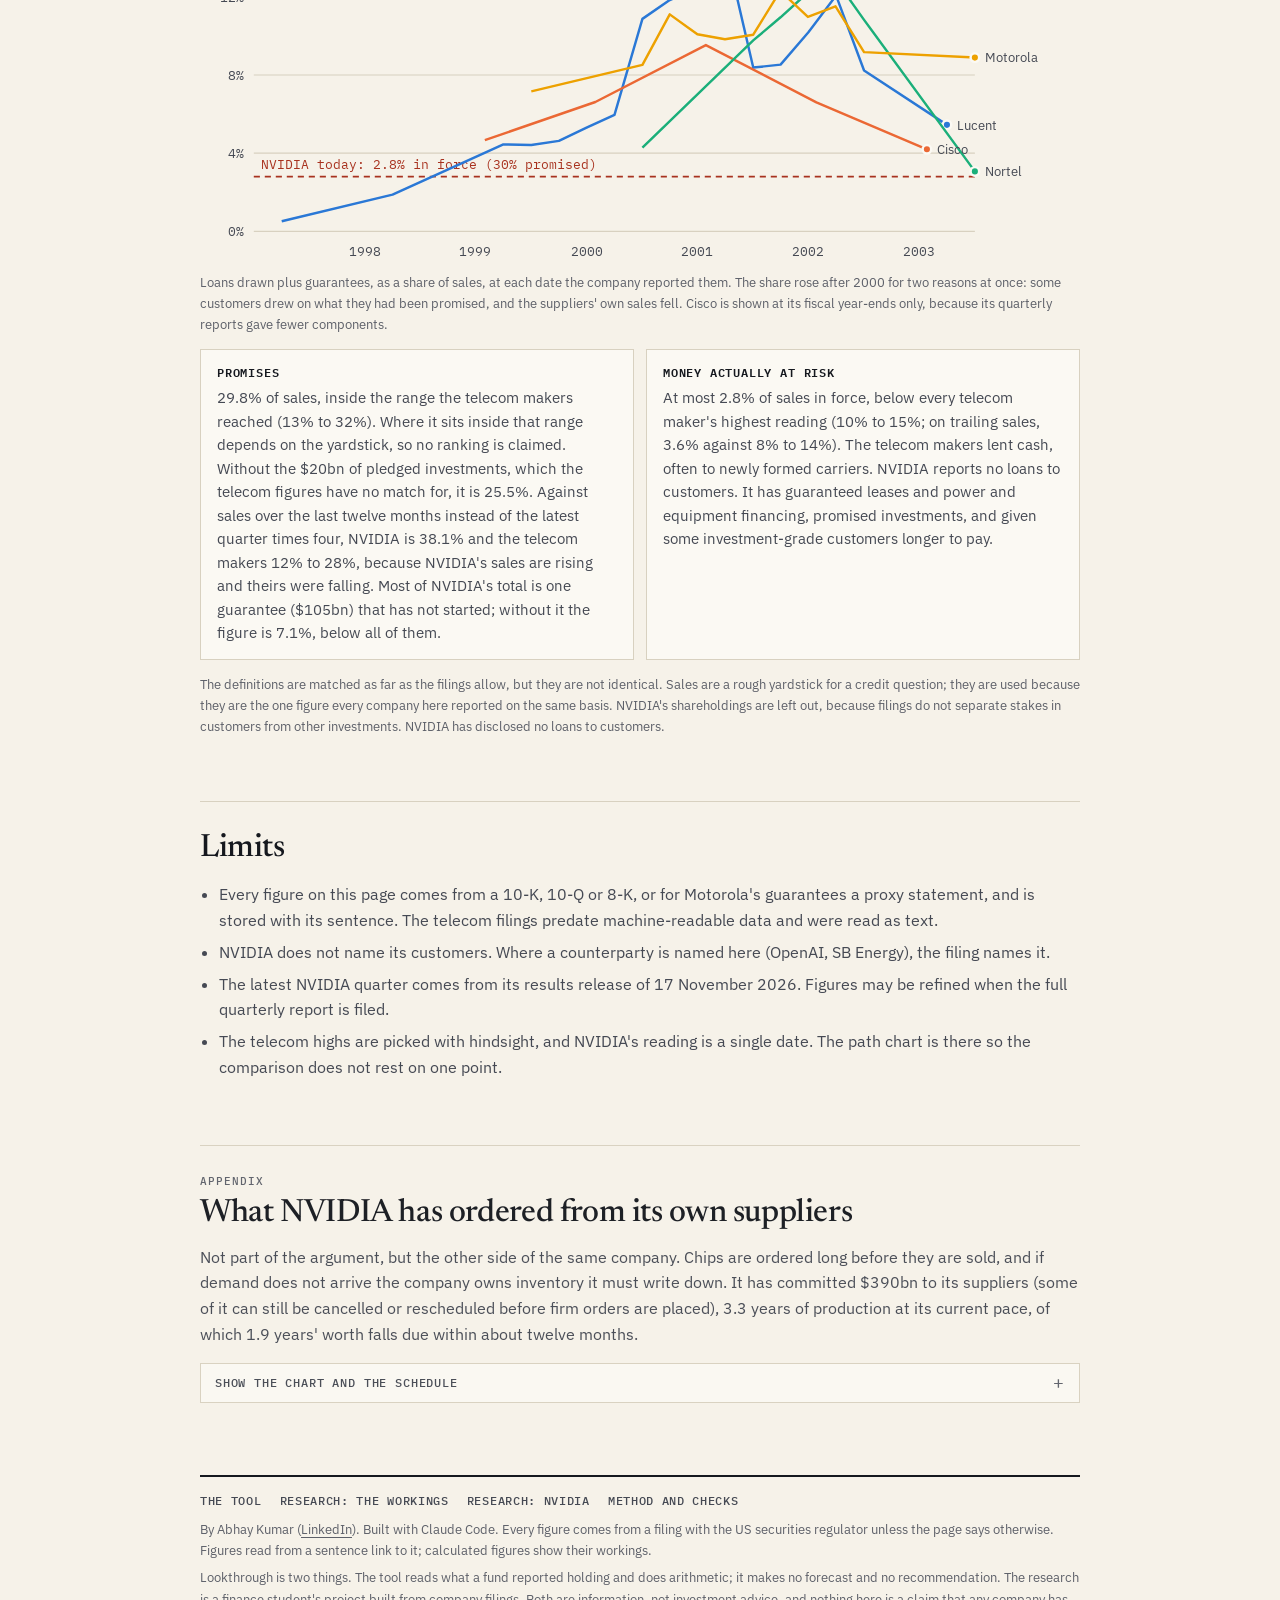
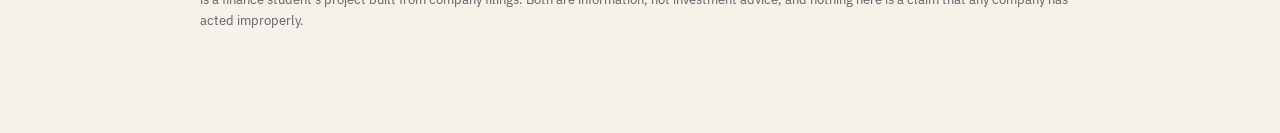
<file: docs/nvidia.html>
<!doctype html>
<html lang="en">
<head>
<meta charset="utf-8">
<meta name="viewport" content="width=device-width, initial-scale=1">
<title>Companion note: NVIDIA and its customers</title>
<meta name="description" content="What NVIDIA has promised its customers and partners, what is actually in force, how long it waits to be paid, and the same measures for the telecom equipment makers of 1997-2003.">
<meta name="author" content="Abhay Kumar">
<link rel="canonical" href="https://abhay-kumar-2501.github.io/lookthrough/nvidia.html">
<link rel="icon" href="data:image/svg+xml,%3Csvg xmlns='http://www.w3.org/2000/svg' viewBox='0 0 32 32'%3E%3Crect width='32' height='32' fill='%2315181e'/%3E%3Crect x='7' y='18' width='4' height='7' fill='%23f6f2e9'/%3E%3Crect x='14' y='12' width='4' height='13' fill='%23f6f2e9'/%3E%3Crect x='21' y='7' width='4' height='18' fill='%23a8321f'/%3E%3C/svg%3E">
<meta property="og:type" content="article">
<meta property="og:site_name" content="Lookthrough">
<meta property="og:title" content="Companion note: NVIDIA and its customers · Lookthrough">
<meta property="og:description" content="What NVIDIA has promised its customers and partners, what is actually in force, how long it waits to be paid, and the same measures for the telecom equipment makers of 1997-2003.">
<meta property="og:url" content="https://abhay-kumar-2501.github.io/lookthrough/nvidia.html">
<meta property="og:image" content="https://abhay-kumar-2501.github.io/lookthrough/assets/card.png">
<meta property="og:image:width" content="1200">
<meta property="og:image:height" content="627">
<meta name="twitter:card" content="summary_large_image">
<link rel="preconnect" href="https://fonts.googleapis.com">
<link rel="preconnect" href="https://fonts.gstatic.com" crossorigin>
<link rel="stylesheet" href="https://fonts.googleapis.com/css2?family=IBM+Plex+Mono:wght@400;500;600&family=IBM+Plex+Sans:ital,wght@0,400;0,500;0,600;1,400&family=Newsreader:ital,opsz,wght@0,6..72,400;0,6..72,500;0,6..72,600;1,6..72,400&display=swap">
<link rel="stylesheet" href="assets/site.css">
</head>
<body>
<main>
  <header class="mast"><a class="brand" href="index.html">Lookthrough</a><nav aria-label="Pages"><a href="index.html">The tool</a><a href="spenders.html">Research: the workings</a><a href="nvidia.html" aria-current="page">Research: NVIDIA</a><a href="method.html">Method and checks</a></nav></header>
  <div class="dateline"><span>By Abhay Kumar</span><span>Figures to 25 October 2026</span></div>
<script src="assets/charts.js"></script>
  <p class="kicker" style="margin-top:34px">Research · companion note</p>
  <h1>NVIDIA and its customers</h1>
  <p class="lede">A separate question from Lookthrough's main page, built from the same kind of source. The company that sells the chips has begun to stand behind some of the companies building AI data centers. This page sets out what NVIDIA has promised and to whom, how much of it is actually in force, how long it now waits to be paid, and how the same measures looked at the telecom equipment makers of 1997 to 2003.</p>
  <ul class="toc">
    <li><a href="#financing">Promised and in force</a></li><li><a href="#paid">Getting paid</a></li><li><a href="#history">Then and now</a></li><li><a href="#limits">Limits</a></li><li><a href="#supply">Appendix · Its own orders</a></li>
  </ul>
  <div class="tiles" id="tiles"></div>

  <section id="financing">
    <h2>What NVIDIA has promised, and what is in force</h2>
    <p id="who-text"></p>
    <p>A supplier can support the companies that buy from it in several ways: guaranteeing their debts or leases, promising to invest in them, holding their shares, or agreeing to rent back capacity they build. The chart adds up what NVIDIA discloses, as a share of its current annual rate of sales.</p>
    <div class="legend" id="fin-legend"></div>
    <div class="chart" id="fin-chart"></div>
    <p class="small">The label above each bar is guarantees plus investment promises only. Guarantees are counted at their maximum. The one drawn in grey is not yet in effect: it starts building by building as each of nine is completed, with the first expected in NVIDIA's 2029 fiscal year (late January 2028 to late January 2029), so the full amount is reached well after that. The July 2025 report did not break out capacity agreements, so the previous quarter's figure is carried forward for that bar and drawn paler. Sales are the quarter's sales times four. One group is not comparable across the last two bars: in July NVIDIA separated $20bn of data center leases it expected to pass to others, which the chart counts as capacity; in October it reported a single $74bn of leases, some of which it says it may assign, and the chart counts none of it.</p>
    <div class="scroll"><table id="fin-table"></table></div>
    <p class="small" id="fin-notes"></p>
  </section>

  <section id="paid">
    <h2>Getting paid</h2>
    <p id="dso-text"></p>
    <div class="scroll"><table id="dso-table"></table></div>
    <p class="small">Days to be paid is what customers owe divided by one day of the quarter's sales. NVIDIA names no customers; it reports only those owing 10% or more of the total, so the last column can fall simply because a customer slipped under 10%.</p>
    <h3>What NVIDIA says about payment terms</h3>
    <div id="terms"></div>
  </section>

  <section id="history">
    <h2>Then and now: the telecom equipment makers on the same measures</h2>
    <p>In the late 1990s telecom equipment makers lent money to the phone companies buying their equipment, and many of those customers failed. The comparison with NVIDIA is made often and loosely. The figures below come from the equipment makers' own filings for 1997 to 2003, each stored with the sentence it came from.</p>
    <div class="legend"><span><i style="background:var(--text-2);opacity:.32"></i>Promised to customers</span><span><i style="background:var(--text-2)"></i>Actually lent, or guarantees in force</span><span><i style="background:var(--accent)"></i>NVIDIA today</span></div>
    <div class="chart" id="hist-chart"></div>
    <p class="small" id="hist-note"></p>
    <div class="scroll"><table id="hist-table"></table></div>
    <p class="small">"Later charged" is the losses each company went on to record, set against what it had promised at its dollar peak. Lucent's and Nortel's figures include ordinary bad debts as well as customer financing, so they are upper bounds; Cisco booked some losses as a reduction of sales, so its figure is a lower bound.</p>
    <h3>What happened after the promises peaked</h3>
    <p id="path-text"></p>
    <div class="legend" id="path-legend"></div>
    <div class="chart" id="path-chart"></div>
    <p class="small">Loans drawn plus guarantees, as a share of sales, at each date the company reported them. The share rose after 2000 for two reasons at once: some customers drew on what they had been promised, and the suppliers' own sales fell. Cisco is shown at its fiscal year-ends only, because its quarterly reports gave fewer components.</p>
    <div class="both">
      <div><b>Promises</b><span id="ahead"></span></div>
      <div><b>Money actually at risk</b><span id="behind"></span></div>
    </div>
    <p class="small">The definitions are matched as far as the filings allow, but they are not identical. Sales are a rough yardstick for a credit question; they are used because they are the one figure every company here reported on the same basis. NVIDIA's shareholdings are left out, because filings do not separate stakes in customers from other investments. NVIDIA has disclosed no loans to customers.</p>
  </section>

  <section id="limits">
    <h2>Limits</h2>
    <ul>
      <li>Every figure on this page comes from a 10-K, 10-Q or 8-K, or for Motorola's guarantees a proxy statement, and is stored with its sentence. The telecom filings predate machine-readable data and were read as text.</li>
      <li>NVIDIA does not name its customers. Where a counterparty is named here (OpenAI, SB Energy), the filing names it.</li>
      <li>The latest NVIDIA quarter comes from its results release of 17 November 2026. Figures may be refined when the full quarterly report is filed.</li>
      <li>The telecom highs are picked with hindsight, and NVIDIA's reading is a single date. The path chart is there so the comparison does not rest on one point.</li>
    </ul>
  </section>

  <section id="supply" class="appendix">
    <h2>What NVIDIA has ordered from its own suppliers</h2>
    <p>Not part of the argument, but the other side of the same company. Chips are ordered long before they are sold, and if demand does not arrive the company owns inventory it must write down. <span id="supply-text"></span></p>
    <details class="ev" id="ev-supply"><summary>Show the chart and the schedule</summary><div class="ev-body">
      <div class="chart" id="supply-chart"></div>
      <p class="small">Supply commitments divided by the latest quarter's production cost times four. Today's commitments stretch over several years, while those in 2022 were almost all due within one, so the table also shows only what falls due in about twelve months. What NVIDIA includes in the figure widened in 2021, 2023, 2025 and 2026.</p>
      <div class="scroll"><table id="near-table"></table></div>
      <div class="both" id="supply-both"></div>
      <h3>When the latest commitments fall due</h3>
      <div class="scroll"><table id="due-table"></table></div>
      <h3>Two other chip designers, for scale</h3>
      <div class="scroll"><table id="peer-table"></table></div>
      <p class="small">Each company defines its purchase commitments differently, so this shows that large forward orders are common in the industry, not who has ordered most.</p>
    </div></details>
  </section>

<script>
const DATA = {"generated":"2026-11-18","supply":{"series":[{"period_end":"2019-01-27","form":"10-K","commitments":912000000.0,"years":0.2006600660066006,"near_years":0.2006600660066006,"years_run_rate":0.2284569138276553,"gross_margin":0.5473922902494331,"provisions_share":null,"growth":null,"source":"10-K","near_years_run_rate":0.2284569138276553},{"period_end":"2019-04-28","form":"10-Q","commitments":782000000.0,"years":0.1806004618937644,"near_years":null,"years_run_rate":0.2115800865800866,"gross_margin":0.5837837837837838,"provisions_share":0.0193693693693693,"growth":null,"source":"10-Q","near_years_run_rate":null},{"period_end":"2019-07-28","form":"10-Q","commitments":757000000.0,"years":0.1793838862559241,"near_years":null,"years_run_rate":0.1823217726396917,"gross_margin":0.5975184179914695,"provisions_share":0.0108569212873206,"growth":null,"source":"10-Q","near_years_run_rate":null},{"period_end":"2019-10-27","form":"10-Q","commitments":980000000.0,"years":0.2414982750123213,"near_years":null,"years_run_rate":0.2231329690346083,"gross_margin":0.6357000663570007,"provisions_share":0.0139349701393497,"growth":null,"source":"10-Q","near_years_run_rate":null},{"period_end":"2020-01-26","form":"10-K","commitments":1160000000.0,"years":0.2795180722891566,"near_years":0.2795180722891566,"years_run_rate":0.2660550458715596,"gross_margin":0.6489533011272142,"provisions_share":0.0151368760064412,"growth":0.4081632653061224,"source":"10-K","near_years_run_rate":0.2660550458715596},{"period_end":"2020-04-26","form":"10-Q","commitments":1760000000.0,"years":0.409112040911204,"near_years":null,"years_run_rate":0.4089219330855018,"gross_margin":0.6506493506493507,"provisions_share":0.0116883116883116,"growth":0.3873873873873874,"source":"10-Q","near_years_run_rate":null},{"period_end":"2020-07-26","form":"10-Q","commitments":2040000000.0,"years":0.4201853759011328,"near_years":null,"years_run_rate":0.3205531112507856,"gross_margin":0.5884635281945163,"provisions_share":0.011639937920331,"growth":0.4990306320279178,"source":"10-Q","near_years_run_rate":null},{"period_end":"2020-10-25","form":"10-Q","commitments":2570000000.0,"years":0.4654110829409634,"near_years":null,"years_run_rate":0.3638165345413363,"gross_margin":0.6263224714346171,"provisions_share":0.0031739314430808,"growth":0.5680159256801594,"source":"10-Q","near_years_run_rate":null},{"period_end":"2021-01-31","form":"10-K","commitments":2540000000.0,"years":0.4045230132186654,"near_years":0.4045230132186654,"years_run_rate":0.3438007579859231,"gross_margin":0.6308215070957426,"provisions_share":0.0039976014391365,"growth":0.6112721417069242,"source":"10-K","near_years_run_rate":0.3438007579859231},{"period_end":"2021-05-02","form":"10-Q","commitments":3460000000.0,"years":0.4782308223911541,"near_years":0.4782308223911541,"years_run_rate":0.4256889763779528,"gross_margin":0.6410528175234057,"provisions_share":0.0102455396573043,"growth":0.8379870129870131,"source":"10-Q","near_years_run_rate":0.4256889763779528},{"period_end":"2021-08-01","form":"10-Q","commitments":4790000000.0,"years":0.6035786290322581,"near_years":0.5783770161290324,"years_run_rate":0.5224694589877836,"gross_margin":0.6477639465191333,"provisions_share":0.0112186875672352,"growth":0.6831350232798759,"source":"10-Q","near_years_run_rate":0.5006544502617801},{"period_end":"2021-10-31","form":"10-Q","commitments":6900000000.0,"years":0.7984262902105994,"near_years":0.6545760282343823,"years_run_rate":0.6978155339805825,"gross_margin":0.6519780374489652,"provisions_share":0.015064057440518,"growth":0.502962336013542,"source":"10-Q","near_years_run_rate":0.5720920343852681},{"period_end":"2022-01-30","form":"10-K","commitments":9000000000.0,"years":0.9534908358936328,"near_years":0.8614385931898382,"years_run_rate":0.850983358547655,"gross_margin":0.6540625408870863,"provisions_share":0.0151772864058615,"growth":0.5276833899660205,"source":"10-K","near_years_run_rate":0.7688274282449775},{"period_end":"2022-05-01","form":"10-Q","commitments":9590000000.0,"years":0.9343335931410756,"near_years":0.7426628507915685,"years_run_rate":0.8391669583479174,"gross_margin":0.655284749034749,"provisions_share":0.0108590733590733,"growth":0.4640522875816992,"source":"10-Q","near_years_run_rate":0.6670188572387696},{"period_end":"2022-07-31","form":"10-Q","commitments":9220000000.0,"years":0.7839469432871354,"near_years":0.6275871551844198,"years_run_rate":0.6083399313803114,"gross_margin":0.4348150357995227,"provisions_share":0.181980906921241,"growth":0.0302750883663747,"source":"10-Q","near_years_run_rate":0.48700531354737137},{"period_end":"2022-10-30","form":"10-Q","commitments":7020000000.0,"years":0.582862836267021,"near_years":0.402940021531095,"years_run_rate":0.6372549019607843,"gross_margin":0.5356600910470409,"provisions_share":0.1183611532625189,"growth":-0.1650007039279177,"source":"10-Q","near_years_run_rate":0.44054190444085944},{"period_end":"2023-01-29","form":"10-K","commitments":4920000000.0,"years":0.4234808056464107,"near_years":0.27468741331151286,"years_run_rate":0.5545536519386834,"gross_margin":0.6334490166914559,"provisions_share":0.0264419104280284,"growth":-0.2082951720528588,"source":"10-K","near_years_run_rate":0.35970675922600953},{"period_end":"2023-04-30","form":"10-Q","commitments":7270000000.0,"years":0.643078283945157,"near_years":0.43501096798455996,"years_run_rate":0.7144261006289309,"gross_margin":0.646273637374861,"provisions_share":0.0186318131256952,"growth":-0.1322393822393822,"source":"10-Q","near_years_run_rate":0.48327427211728097},{"period_end":"2023-07-30","form":"10-Q","commitments":11150000000.0,"years":0.9644494420897848,"near_years":0.649974045092721,"years_run_rate":0.6891223733003708,"gross_margin":0.7005256533649219,"provisions_share":0.0426445546753535,"growth":1.0147673031026252,"source":"10-Q","near_years_run_rate":0.4644221220838657},{"period_end":"2023-10-29","form":"10-Q","commitments":17110000000.0,"years":1.264877652103201,"near_years":0.9040146348521705,"years_run_rate":0.90625,"gross_margin":0.739514348785872,"provisions_share":0.0375827814569536,"growth":2.055134041476985,"source":"10-Q","near_years_run_rate":0.6477015871634169},{"period_end":"2024-01-28","form":"10-K","commitments":16100000000.0,"years":0.9686541122676132,"near_years":0.8100263006725258,"years_run_rate":0.7577183734939759,"gross_margin":0.759670632945754,"provisions_share":0.0366466090575939,"growth":2.6527846636919516,"source":"10-K","near_years_run_rate":0.633633619327845},{"period_end":"2024-04-28","form":"10-Q","commitments":18800000000.0,"years":0.9535886380928228,"near_years":0.6546689708732788,"years_run_rate":0.833628946434906,"gross_margin":0.7835201965903855,"provisions_share":0.0150898479496237,"growth":2.621245828698554,"source":"10-Q","near_years_run_rate":0.5723128219566642},{"period_end":"2024-07-28","form":"10-Q","commitments":27800000000.0,"years":1.2015386610191467,"near_years":0.8236434105895182,"years_run_rate":0.9308866863112778,"gross_margin":0.7514647137150466,"provisions_share":0.0302263648468708,"growth":1.2240319834160065,"source":"10-Q","near_years_run_rate":0.6381140366598475},{"period_end":"2024-10-27","form":"10-Q","commitments":28900000000.0,"years":1.056943276158432,"near_years":0.7126712294651896,"years_run_rate":0.8094331167376204,"gross_margin":0.7455675275069836,"provisions_share":0.024656519012599,"growth":0.9360927152317882,"source":"10-Q","near_years_run_rate":0.5457811289285982},{"period_end":"2025-01-26","form":"10-K","commitments":30800000000.0,"years":0.9436563620208952,"near_years":0.74788728334525,"years_run_rate":0.725867269984917,"gross_margin":0.7302890849457171,"provisions_share":0.0381378556355038,"growth":0.7794417047459621,"source":"10-K","near_years_run_rate":0.5752802847168556},{"period_end":"2025-04-27","form":"10-Q","commitments":29800000000.0,"years":0.6712467620227504,"near_years":0.507842441973129,"years_run_rate":0.4283086121651144,"gross_margin":0.6052380736235304,"provisions_share":0.1202850528800326,"growth":0.6918292121025955,"source":"10-Q","near_years_run_rate":0.32404371063868376},{"period_end":"2025-07-27","form":"10-Q","commitments":null,"years":null,"near_years":null,"years_run_rate":null,"gross_margin":0.724236784117408,"provisions_share":0.02139357764799,"growth":0.5560252996005326,"source":"10-Q","near_years_run_rate":null},{"period_end":"2025-10-26","form":"10-Q","commitments":50300000000.0,"years":0.8974290353083909,"near_years":null,"years_run_rate":0.8296496668206109,"gross_margin":0.7341157071185489,"provisions_share":0.0071922253797845,"growth":0.6249358645459211,"source":"10-Q","near_years_run_rate":null},{"period_end":"2026-01-25","form":"10-K","commitments":95200000000.0,"years":1.5238095238095235,"near_years":null,"years_run_rate":1.3972055888223551,"gross_margin":0.7499669734466511,"provisions_share":0.0073392340775316,"growth":0.7321451272533117,"source":"10-K","near_years_run_rate":null},{"period_end":"2026-04-26","form":"10-Q","commitments":119000000000.0,"years":1.8157127817024976,"near_years":null,"years_run_rate":1.4541988464170497,"gross_margin":0.749335293757275,"provisions_share":0.013477914599032,"growth":0.8522763378875222,"source":"10-Q","near_years_run_rate":null},{"period_end":"2026-07-26","form":"10-Q","commitments":279000000000.0,"years":3.6361740671714737,"near_years":1.7659555057409844,"years_run_rate":2.896714979857967,"gross_margin":0.7497531723844068,"provisions_share":0.0102368505835524,"growth":1.0585114348672526,"source":"10-Q","near_years_run_rate":1.4068275260600518},{"period_end":"2026-10-25","form":"8-K","commitments":390000000000.0,"years":4.298041635900771,"near_years":2.438312081905245,"years_run_rate":3.342704333516182,"gross_margin":0.748213114188046,"provisions_share":null,"growth":1.032136968038452,"source":"8-K CFO commentary and supplemental statements (unaudited; 10-Q not yet filed)","near_years_run_rate":1.8963418815139879}],"table":{"as_of":"2026-10-25","buckets":["Remainder of 2027","2028","2029","2030","2031","2032 and thereafter","Total"],"rows":[{"row":"Supply and capacity","buckets":{"Remainder of 2027":69000000000.0,"2028":203000000000.0,"2029":92000000000.0,"2030":10000000000.0,"2031":8000000000.0,"2032 and thereafter":8000000000.0,"Total":390000000000.0},"url":"https://www.sec.gov/Archives/edgar/data/1045810/000104581026000088/q3fy27cfocommentary.htm"},{"row":"Cloud service agreements","buckets":{"Remainder of 2027":2000000000.0,"2028":7000000000.0,"2029":7000000000.0,"2030":6000000000.0,"2031":4000000000.0,"2032 and thereafter":2000000000.0,"Total":28000000000.0},"url":"https://www.sec.gov/Archives/edgar/data/1045810/000104581026000088/q3fy27cfocommentary.htm"},{"row":"Data center leases not commenced","buckets":{"Remainder of 2027":0.0,"2028":1000000000.0,"2029":2000000000.0,"2030":4000000000.0,"2031":4000000000.0,"2032 and thereafter":63000000000.0,"Total":74000000000.0},"url":"https://www.sec.gov/Archives/edgar/data/1045810/000104581026000088/q3fy27cfocommentary.htm"},{"row":"Equity investments","buckets":{"Remainder of 2027":5000000000.0,"2028":11000000000.0,"2029":2000000000.0,"2030":2000000000.0,"2031":0.0,"2032 and thereafter":0.0,"Total":20000000000.0},"url":"https://www.sec.gov/Archives/edgar/data/1045810/000104581026000088/q3fy27cfocommentary.htm"},{"row":"Capital expenditures","buckets":{"Remainder of 2027":6000000000.0,"2028":0.0,"2029":0.0,"2030":0.0,"2031":0.0,"2032 and thereafter":0.0,"Total":6000000000.0},"url":"https://www.sec.gov/Archives/edgar/data/1045810/000104581026000088/q3fy27cfocommentary.htm"},{"row":"Total","buckets":{"Remainder of 2027":82000000000.0,"2028":222000000000.0,"2029":103000000000.0,"2030":22000000000.0,"2031":16000000000.0,"2032 and thereafter":73000000000.0,"Total":518000000000.0},"url":"https://www.sec.gov/Archives/edgar/data/1045810/000104581026000088/q3fy27cfocommentary.htm"}]},"peers":[{"company":"Broadcom","period_end":"2026-08-02","commitments":126821000000.0,"years":4.557480145182736,"includes":"Unconditional purchase commitments, primarily inventory, EXCLUDING any with a remaining term of one year or less (ordinary purchase orders are left out, so the level is not comparable with NVIDIA's)","url":"https://www.sec.gov/Archives/edgar/data/1730168/000173016826000080/"},{"company":"AMD","period_end":"2026-09-26","commitments":48761000000.0,"years":2.318640038040894,"includes":"Unconditional purchase commitments: wafers and substrates, plus multi-year cloud, software and technology licences (broader than NVIDIA's supply-only figure)","url":"https://www.sec.gov/Archives/edgar/data/2488/000000248826000191/"}],"latest_filed":"2026-11-17"},"financing":{"series":[{"period_end":"2023-01-29","form":"10-K","revenue_ttm":26974000000.0,"revenue_quarter":6051000000.0,"revenue_annualized":24204000000.0,"guarantees_other":0.0,"guarantee_2029":0.0,"unfunded_equity":0.0,"equity_stakes":299000000.0,"capacity":2230000000.0,"narrow":0.0,"broad":2529000000.0,"dso":57.6,"receivables":3827000000.0,"stretch":834747253.0,"top_share":25.0,"top_count":2.0,"capacity_carried":0.0},{"period_end":"2023-04-30","form":"10-Q","revenue_ttm":25878000000.0,"revenue_quarter":7192000000.0,"revenue_annualized":28768000000.0,"guarantees_other":0.0,"guarantee_2029":0.0,"unfunded_equity":0.0,"equity_stakes":505000000.0,"capacity":2430000000.0,"narrow":0.0,"broad":2935000000.0,"dso":51.6,"receivables":4080000000.0,"stretch":523516484.0,"top_share":22.0,"top_count":2.0,"capacity_carried":0.0},{"period_end":"2023-07-30","form":"10-Q","revenue_ttm":32681000000.0,"revenue_quarter":13507000000.0,"revenue_annualized":54028000000.0,"guarantees_other":0.0,"guarantee_2029":0.0,"unfunded_equity":0.0,"equity_stakes":800000000.0,"capacity":3500000000.0,"narrow":0.0,"broad":4300000000.0,"dso":47.6,"receivables":7066000000.0,"stretch":386714286.0,"top_share":29.0,"top_count":2.0,"capacity_carried":0.0},{"period_end":"2023-10-29","form":"10-Q","revenue_ttm":44870000000.0,"revenue_quarter":18120000000.0,"revenue_annualized":72480000000.0,"guarantees_other":0.0,"guarantee_2029":0.0,"unfunded_equity":0.0,"equity_stakes":1172000000.0,"capacity":3600000000.0,"narrow":0.0,"broad":4772000000.0,"dso":41.7,"receivables":8309000000.0,"stretch":-651439560.0,"top_share":22.0,"top_count":2.0,"capacity_carried":0.0},{"period_end":"2024-01-28","form":"10-K","revenue_ttm":60922000000.0,"revenue_quarter":22103000000.0,"revenue_annualized":88412000000.0,"guarantees_other":0.0,"guarantee_2029":0.0,"unfunded_equity":0.0,"equity_stakes":1546000000.0,"capacity":3500000000.0,"narrow":0.0,"broad":5046000000.0,"dso":41.2,"receivables":9999000000.0,"stretch":-931054945.0,"top_share":35.0,"top_count":2.0,"capacity_carried":0.0},{"period_end":"2024-04-28","form":"10-Q","revenue_ttm":79774000000.0,"revenue_quarter":26044000000.0,"revenue_annualized":104176000000.0,"guarantees_other":0.0,"guarantee_2029":0.0,"unfunded_equity":0.0,"equity_stakes":1750000000.0,"capacity":8800000000.0,"narrow":0.0,"broad":10550000000.0,"dso":43.2,"receivables":12365000000.0,"stretch":-513901099.0,"top_share":31.0,"top_count":2.0,"capacity_carried":0.0},{"period_end":"2024-07-28","form":"10-Q","revenue_ttm":96307000000.0,"revenue_quarter":30040000000.0,"revenue_annualized":120160000000.0,"guarantees_other":0.0,"guarantee_2029":0.0,"unfunded_equity":0.0,"equity_stakes":2238000000.0,"capacity":9800000000.0,"narrow":0.0,"broad":12038000000.0,"dso":42.8,"receivables":14132000000.0,"stretch":-722945055.0,"top_share":49.0,"top_count":3.0,"capacity_carried":0.0},{"period_end":"2024-10-27","form":"10-Q","revenue_ttm":113269000000.0,"revenue_quarter":35082000000.0,"revenue_annualized":140328000000.0,"guarantees_other":0.0,"guarantee_2029":0.0,"unfunded_equity":0.0,"equity_stakes":2709000000.0,"capacity":11300000000.0,"narrow":0.0,"broad":14009000000.0,"dso":45.9,"receivables":17693000000.0,"stretch":344758242.0,"top_share":53.0,"top_count":4.0,"capacity_carried":0.0},{"period_end":"2025-01-26","form":"10-K","revenue_ttm":130497000000.0,"revenue_quarter":39331000000.0,"revenue_annualized":157324000000.0,"guarantees_other":0.0,"guarantee_2029":0.0,"unfunded_equity":0.0,"equity_stakes":3768000000.0,"capacity":10900000000.0,"narrow":0.0,"broad":14668000000.0,"dso":53.4,"receivables":23065000000.0,"stretch":3615604396.0,"top_share":33.0,"top_count":2.0,"capacity_carried":0.0},{"period_end":"2025-04-27","form":"10-Q","revenue_ttm":148515000000.0,"revenue_quarter":44062000000.0,"revenue_annualized":176248000000.0,"guarantees_other":0.0,"guarantee_2029":0.0,"unfunded_equity":0.0,"equity_stakes":4491000000.0,"capacity":10600000000.0,"narrow":0.0,"broad":15091000000.0,"dso":45.7,"receivables":22132000000.0,"stretch":343098901.0,"top_share":57.0,"top_count":3.0,"capacity_carried":0.0},{"period_end":"2025-07-27","form":"10-Q","revenue_ttm":165218000000.0,"revenue_quarter":46743000000.0,"revenue_annualized":186972000000.0,"guarantees_other":0.0,"guarantee_2029":0.0,"unfunded_equity":0.0,"equity_stakes":6998000000.0,"capacity":0.0,"narrow":0.0,"broad":6998000000.0,"dso":54.1,"receivables":27808000000.0,"stretch":4693329670.0,"top_share":56.0,"top_count":3.0,"capacity_carried":10600000000.0},{"period_end":"2025-10-26","form":"10-Q","revenue_ttm":187142000000.0,"revenue_quarter":57006000000.0,"revenue_annualized":228024000000.0,"guarantees_other":860000000.0,"guarantee_2029":0.0,"unfunded_equity":6500000000.0,"equity_stakes":12056000000.0,"capacity":26000000000.0,"narrow":7360000000.0,"broad":45416000000.0,"dso":53.3,"receivables":33391000000.0,"stretch":5201219780.0,"top_share":65.0,"top_count":4.0,"capacity_carried":0.0},{"period_end":"2026-01-25","form":"10-K","revenue_ttm":215938000000.0,"revenue_quarter":68127000000.0,"revenue_annualized":272508000000.0,"guarantees_other":3500000000.0,"guarantee_2029":0.0,"unfunded_equity":11400000000.0,"equity_stakes":39977000000.0,"capacity":27000000000.0,"narrow":14900000000.0,"broad":81877000000.0,"dso":51.4,"receivables":38466000000.0,"stretch":4776824176.0,"top_share":56.0,"top_count":3.0,"capacity_carried":0.0},{"period_end":"2026-04-26","form":"10-Q","revenue_ttm":253491000000.0,"revenue_quarter":81615000000.0,"revenue_annualized":326460000000.0,"guarantees_other":3500000000.0,"guarantee_2029":0.0,"unfunded_equity":27000000000.0,"equity_stakes":82437000000.0,"capacity":30000000000.0,"narrow":30500000000.0,"broad":142937000000.0,"dso":45.4,"receivables":40710000000.0,"stretch":350934066.0,"top_share":64.0,"top_count":3.0,"capacity_carried":0.0},{"period_end":"2026-07-26","form":"10-Q","revenue_ttm":302970000000.0,"revenue_quarter":96221000000.0,"revenue_annualized":384884000000.0,"guarantees_other":3500000000.0,"guarantee_2029":0.0,"unfunded_equity":25000000000.0,"equity_stakes":99762000000.0,"capacity":85000000000.0,"narrow":28500000000.0,"broad":213262000000.0,"dso":59.6,"receivables":63059000000.0,"stretch":15477186813.0,"top_share":70.0,"top_count":5.0,"capacity_carried":0.0},{"period_end":"2026-10-25","form":"8-K (10-Q not yet filed)","revenue_ttm":361808000000.0,"revenue_quarter":115844000000.0,"revenue_annualized":463376000000.0,"guarantees_other":13000000000.0,"guarantee_2029":105000000000.0,"unfunded_equity":20000000000.0,"equity_stakes":117887000000.0,"capacity":60000000000.0,"narrow":138000000000.0,"broad":315887000000.0,"dso":63.7,"receivables":81033000000.0,"stretch":23747505495.0,"top_share":35.0,"top_count":2.0,"capacity_carried":0.0}],"latest_items":[{"item":"guarantees_sb_energy_cap","amount":105000000000.0,"evidence":"summarizes the maximum gross exposure related to our guarantees: October 25, 2026 (In billions) ... SB Energy Corp. credit support guarantees 105.0","url":"https://www.sec.gov/Archives/edgar/data/1045810/000104581026000088/q3fy27cfocommentary.htm"},{"item":"guarantees_power_and_systems","amount":9500000000.0,"evidence":"summarizes the maximum gross exposure related to our guarantees: October 25, 2026 (In billions) ... Power and systems credit support guarantees 9.5","url":"https://www.sec.gov/Archives/edgar/data/1045810/000104581026000088/q3fy27cfocommentary.htm"},{"item":"guarantees_land_power_shell","amount":3500000000.0,"evidence":"summarizes the maximum gross exposure related to our guarantees: October 25, 2026 (In billions) ... Land, power, and shell guarantees for neoclouds $3.5","url":"https://www.sec.gov/Archives/edgar/data/1045810/000104581026000088/q3fy27cfocommentary.htm"},{"item":"equity_investment_commitments","amount":20000000000.0,"evidence":"Future commitments by fiscal year as of October 25, 2026, were as follows: Remainder of 2027 2028 2029 2030 2031 2032 and thereafter Total (In billions) ... Equity investments 5 11 2 2 \u2014 \u2014 20","url":"https://www.sec.gov/Archives/edgar/data/1045810/000104581026000088/q3fy27cfocommentary.htm"},{"item":"nonmarketable_equity_securities","amount":61650000000.0,"evidence":"adjustments to the carrying value of privately held securities: Three Months Ended Nine Months Ended Oct 25, 2026 (In millions) ... Balance at end of period $61,650 $61,650","url":"https://www.sec.gov/Archives/edgar/data/1045810/000104581026000088/supplementalfinancialinfor.htm"},{"item":"public_equity_securities","amount":48888000000.0,"evidence":"Publicly held equity securities (1) (2) Level 1 38,372 \u2014 \u2014 33,703 4,669 | Publicly held equity securities (1) (3) Level 2 10,516 \u2014 \u2014 10,516 \u2014","url":"https://www.sec.gov/Archives/edgar/data/1045810/000104581026000088/supplementalfinancialinfor.htm"},{"item":"ai_cloud_agreements","amount":32000000000.0,"evidence":"Future additional commitments by fiscal year as of October 25, 2026, were as follows: Remainder of 2027 2028 2029 2030 2031 2032 and thereafter Total (In billions) ... Neocloud agreements (1) $ \u2014 $6 $7 $6 $5 $8 $32","url":"https://www.sec.gov/Archives/edgar/data/1045810/000104581026000088/q3fy27cfocommentary.htm"},{"item":"cloud_service_agreements","amount":28000000000.0,"evidence":"Future commitments by fiscal year as of October 25, 2026, were as follows: Remainder of 2027 2028 2029 2030 2031 2032 and thereafter Total (In billions) ... Cloud service agreements 2 7 7 6 4 2 28","url":"https://www.sec.gov/Archives/edgar/data/1045810/000104581026000088/q3fy27cfocommentary.htm"},{"item":"accounts_receivable","amount":81033000000.0,"evidence":"BALANCE SHEETS (In millions) (Unaudited) October 25, January 25, 2026 2026 ASSETS ... Accounts receivable, net 81,033 38,466","url":"https://www.sec.gov/Archives/edgar/data/1045810/000104581026000088/supplementalfinancialinfor.htm"}],"as_of":"2026-10-25","payment_terms":[{"period_end":"2026-07-26","evidence":"In certain cases, for investment-grade customer purchases, we have and may in the future provide longer payment terms ranging from 90 days up to one year to assist customers with large data center builds depending on size.","url":"https://www.sec.gov/Archives/edgar/data/1045810/000104581026000075/nvda-20260726.htm"},{"period_end":"2026-10-25","evidence":"Accounts receivable was $81.0 billion with 64 days sales outstanding (DSO), up from 60 days sequentially, driven by shipment linearity from our Rubin launch and extended payment terms on large, multi-quarter agreements with certain investment-grade customers.","url":"https://www.sec.gov/Archives/edgar/data/1045810/000104581026000088/q3fy27cfocommentary.htm"}]},"history":{"companies":[{"company":"Lucent Technologies","peak_date":"1999-12-31","peak_available":9800000000.0,"peak_ratio":0.2473,"peak_drawn":1750000000.0,"peak_drawn_ratio":0.0442,"commitments_complete":true,"charges_share":0.3909,"narrow_charges_share":0.2107,"peak_dso":113.5,"url":"https://www.sec.gov/Archives/edgar/data/1006240/0000950116-00-000226.txt","high_promised":0.321,"high_promised_date":"2000-12-31","high_promised_complete":true,"peak_in_force_usd":3000000000.0,"peak_in_force_ratio":0.1455,"peak_in_force_date":"2001-09-30","peak_reserve_share":0.9389,"high_promised_trailing":0.2776,"peak_in_force_trailing":0.1409,"first_promise_date":"1997-09-30","annual":[{"year":1997,"available":0.0796,"drawn":0.0052,"dso":70.5},{"year":1998,"available":0.081,"drawn":0.0188,"dso":78.6},{"year":1999,"available":0.1778,"drawn":0.0445,"dso":89.8},{"year":2000,"available":0.2333,"drawn":0.0596,"dso":100.2},{"year":2001,"available":0.257,"drawn":0.1455,"dso":81.1},{"year":2002,"available":0.1473,"drawn":0.1206,"dso":65.8},{"year":2003,"available":0.0623,"drawn":0.0545,"dso":67.8}],"path":[{"date":"1997-09-30","promised":0.0796,"in_force":0.0052,"in_force_usd":143000000.0,"dso":70.5,"reserved":null},{"date":"1998-09-30","promised":0.081,"in_force":0.0188,"in_force_usd":604000000.0,"dso":78.6,"reserved":null},{"date":"1999-03-31","promised":null,"in_force":null,"in_force_usd":null,"dso":null,"reserved":null},{"date":"1999-06-30","promised":null,"in_force":null,"in_force_usd":null,"dso":null,"reserved":null},{"date":"1999-09-30","promised":0.1778,"in_force":0.0445,"in_force_usd":1884000000.0,"dso":89.8,"reserved":null},{"date":"1999-12-31","promised":0.2473,"in_force":0.0442,"in_force_usd":1750000000.0,"dso":93.2,"reserved":null},{"date":"2000-03-31","promised":0.2121,"in_force":0.0463,"in_force_usd":1900000000.0,"dso":93.8,"reserved":null},{"date":"2000-06-30","promised":0.2496,"in_force":0.0531,"in_force_usd":1850000000.0,"dso":105.5,"reserved":null},{"date":"2000-09-30","promised":0.2333,"in_force":0.0596,"in_force_usd":2070000000.0,"dso":100.2,"reserved":null},{"date":"2000-12-31","promised":0.321,"in_force":0.1087,"in_force_usd":2540000000.0,"dso":113.5,"reserved":null},{"date":"2001-03-31","promised":0.2916,"in_force":0.1183,"in_force_usd":2800000000.0,"dso":94.4,"reserved":0.2632},{"date":"2001-06-30","promised":0.2363,"in_force":0.1246,"in_force_usd":2900000000.0,"dso":72.2,"reserved":null},{"date":"2001-09-30","promised":0.257,"in_force":0.1455,"in_force_usd":3000000000.0,"dso":81.1,"reserved":0.7},{"date":"2001-12-31","promised":0.1746,"in_force":0.0838,"in_force_usd":1200000000.0,"dso":81.5,"reserved":0.5833},{"date":"2002-03-31","promised":0.1564,"in_force":0.0853,"in_force_usd":1200000000.0,"dso":73.4,"reserved":0.5833},{"date":"2002-06-30","promised":0.1695,"in_force":0.1017,"in_force_usd":1200000000.0,"dso":69.3,"reserved":0.6583},{"date":"2002-09-30","promised":0.1473,"in_force":0.1206,"in_force_usd":1098000000.0,"dso":65.8,"reserved":0.8661},{"date":"2002-12-31","promised":0.0896,"in_force":0.0823,"in_force_usd":683000000.0,"dso":64.3,"reserved":0.8302},{"date":"2003-09-30","promised":0.0623,"in_force":0.0545,"in_force_usd":442000000.0,"dso":67.8,"reserved":0.9389}]},{"company":"Cisco Systems","peak_date":"2001-07-28","peak_available":3454000000.0,"peak_ratio":0.2009,"peak_drawn":1638000000.0,"peak_drawn_ratio":0.0953,"commitments_complete":false,"charges_share":0.0869,"narrow_charges_share":null,"peak_dso":66.3,"url":"https://www.sec.gov/Archives/edgar/data/858877/0001095811-01-505065.txt","high_promised":0.2009,"high_promised_date":"2001-07-28","high_promised_complete":false,"peak_in_force_usd":1638000000.0,"peak_in_force_ratio":0.0953,"peak_in_force_date":"2001-07-28","peak_reserve_share":0.771,"high_promised_trailing":0.1549,"peak_in_force_trailing":0.08,"first_promise_date":"2001-07-28","annual":[{"year":1997,"available":null,"drawn":null,"dso":66.3},{"year":1998,"available":null,"drawn":null,"dso":49.4},{"year":1999,"available":null,"drawn":0.0467,"dso":31.9},{"year":2000,"available":null,"drawn":0.0662,"dso":36.6},{"year":2001,"available":0.2009,"drawn":0.0953,"dso":31.0},{"year":2002,"available":0.1119,"drawn":0.066,"dso":20.8},{"year":2003,"available":0.0449,"drawn":0.042,"dso":26.1}],"path":[{"date":"1997-07-26","promised":null,"in_force":null,"in_force_usd":null,"dso":66.3,"reserved":null},{"date":"1998-07-25","promised":null,"in_force":null,"in_force_usd":null,"dso":49.4,"reserved":null},{"date":"1999-07-31","promised":null,"in_force":0.0467,"in_force_usd":663000000.0,"dso":31.9,"reserved":0.1252},{"date":"2000-07-29","promised":null,"in_force":0.0662,"in_force_usd":1515000000.0,"dso":36.6,"reserved":0.1489},{"date":"2001-07-28","promised":0.2009,"in_force":0.0953,"in_force_usd":1638000000.0,"dso":31.0,"reserved":0.5766},{"date":"2002-07-27","promised":0.1119,"in_force":0.066,"in_force_usd":1275000000.0,"dso":20.8,"reserved":0.771},{"date":"2003-07-26","promised":0.0449,"in_force":0.042,"in_force_usd":789000000.0,"dso":26.1,"reserved":0.7015}]},{"company":"Nortel Networks","peak_date":"2000-12-31","peak_available":5614000000.0,"peak_ratio":0.1592,"peak_drawn":1514000000.0,"peak_drawn_ratio":0.0429,"commitments_complete":false,"charges_share":0.3388,"narrow_charges_share":null,"peak_dso":110.8,"url":"https://www.sec.gov/Archives/edgar/data/72911/000095014401003499/t26083ke10-k405.txt","high_promised":0.2697,"high_promised_date":"2002-06-30","high_promised_complete":false,"peak_in_force_usd":1209000000.0,"peak_in_force_ratio":0.1283,"peak_in_force_date":"2002-09-30","peak_reserve_share":0.7403,"high_promised_trailing":0.2331,"peak_in_force_trailing":0.1056,"first_promise_date":"2000-09-30","annual":[{"year":1999,"available":null,"drawn":null,"dso":null},{"year":2000,"available":0.1592,"drawn":0.0429,"dso":84.6},{"year":2001,"available":0.2143,"drawn":0.0977,"dso":77.0},{"year":2002,"available":0.1877,"drawn":0.1082,"dso":69.0},{"year":2003,"available":0.0445,"drawn":0.0307,"dso":69.8}],"path":[{"date":"1999-12-31","promised":null,"in_force":null,"in_force_usd":null,"dso":null,"reserved":null},{"date":"2000-03-31","promised":null,"in_force":null,"in_force_usd":null,"dso":null,"reserved":null},{"date":"2000-06-30","promised":null,"in_force":null,"in_force_usd":null,"dso":null,"reserved":null},{"date":"2000-09-30","promised":0.106,"in_force":null,"in_force_usd":null,"dso":91.3,"reserved":null},{"date":"2000-12-31","promised":0.1592,"in_force":0.0429,"in_force_usd":1514000000.0,"dso":84.6,"reserved":0.286},{"date":"2001-03-31","promised":0.1133,"in_force":null,"in_force_usd":null,"dso":110.8,"reserved":null},{"date":"2001-06-30","promised":0.1085,"in_force":null,"in_force_usd":null,"dso":110.3,"reserved":null},{"date":"2001-09-30","promised":0.1286,"in_force":null,"in_force_usd":null,"dso":95.1,"reserved":null},{"date":"2001-12-31","promised":0.2143,"in_force":0.0977,"in_force_usd":1351000000.0,"dso":77.0,"reserved":0.6566},{"date":"2002-03-31","promised":0.2426,"in_force":0.1095,"in_force_usd":1275000000.0,"dso":85.2,"reserved":0.6722},{"date":"2002-06-30","promised":0.2697,"in_force":0.1223,"in_force_usd":1356000000.0,"dso":76.7,"reserved":0.6453},{"date":"2002-09-30","promised":0.2149,"in_force":0.1283,"in_force_usd":1209000000.0,"dso":77.6,"reserved":0.7403},{"date":"2002-12-31","promised":0.1877,"in_force":0.1082,"in_force_usd":1091000000.0,"dso":69.0,"reserved":0.7324},{"date":"2003-12-31","promised":0.0445,"in_force":0.0307,"in_force_usd":401000000.0,"dso":69.8,"reserved":0.7007}]},{"company":"Motorola","peak_date":"2000-12-31","peak_available":4049000000.0,"peak_ratio":0.1006,"peak_drawn":3431000000.0,"peak_drawn_ratio":0.0852,"commitments_complete":true,"charges_share":0.5656,"narrow_charges_share":0.4757,"peak_dso":66.3,"url":"https://www.sec.gov/Archives/edgar/data/68505/000091205701538597/a2062877z10-q.htm","high_promised":0.1308,"high_promised_date":"2002-03-30","high_promised_complete":true,"peak_in_force_usd":2963000000.0,"peak_in_force_ratio":0.123,"peak_in_force_date":"2002-03-30","peak_reserve_share":0.8744,"high_promised_trailing":0.1172,"peak_in_force_trailing":0.1109,"first_promise_date":"2000-12-31","annual":[{"year":1999,"available":null,"drawn":0.0716,"dso":null},{"year":2000,"available":0.1006,"drawn":0.0852,"dso":64.1},{"year":2001,"available":0.1092,"drawn":0.1006,"dso":56.9},{"year":2002,"available":0.0975,"drawn":0.0917,"dso":53.5},{"year":2003,"available":0.0944,"drawn":0.0889,"dso":59.8}],"path":[{"date":"1999-12-31","promised":null,"in_force":0.0716,"in_force_usd":2601000000.0,"dso":null,"reserved":0.1466},{"date":"2000-07-01","promised":null,"in_force":null,"in_force_usd":null,"dso":null,"reserved":null},{"date":"2000-09-30","promised":null,"in_force":null,"in_force_usd":null,"dso":64.4,"reserved":null},{"date":"2000-12-31","promised":0.1006,"in_force":0.0852,"in_force_usd":3431000000.0,"dso":64.1,"reserved":0.0802},{"date":"2001-03-31","promised":0.1218,"in_force":0.111,"in_force_usd":3441000000.0,"dso":66.3,"reserved":0.0747},{"date":"2001-06-30","promised":0.1122,"in_force":0.1008,"in_force_usd":3032000000.0,"dso":60.4,"reserved":null},{"date":"2001-09-29","promised":0.1087,"in_force":0.0983,"in_force_usd":2912000000.0,"dso":62.8,"reserved":0.5889},{"date":"2001-12-31","promised":0.1092,"in_force":0.1006,"in_force_usd":2946000000.0,"dso":56.9,"reserved":0.5963},{"date":"2002-03-30","promised":0.1308,"in_force":0.123,"in_force_usd":2963000000.0,"dso":62.2,"reserved":0.6067},{"date":"2002-06-29","promised":0.1142,"in_force":0.1097,"in_force_usd":2957000000.0,"dso":56.7,"reserved":0.795},{"date":"2002-09-28","promised":0.1217,"in_force":0.1151,"in_force_usd":2933000000.0,"dso":58.9,"reserved":0.7965},{"date":"2002-12-31","promised":0.0975,"in_force":0.0917,"in_force_usd":2768000000.0,"dso":53.5,"reserved":0.8282},{"date":"2003-12-31","promised":0.0944,"in_force":0.0889,"in_force_usd":2406000000.0,"dso":59.8,"reserved":0.8744}]}]},"customers":{"years_low":2.4915092097445037,"years_high":7.433705588298597,"capex_share_group":0.9831450327728276,"over_100":["Amazon","Oracle","CoreWeave"],"n":6},"summary":{"as_of":"2026-10-25","supply_commitments":390000000000.0,"supply_years":4.298041635900771,"supply_near_years":2.438312081905245,"supply_years_2022_peak":0.9534908358936328,"supply_near_years_2022_peak":0.8614385931898382,"narrow":138000000000.0,"narrow_year_ago":7360000000.0,"narrow_ex_2029":33000000000.0,"guarantees_in_effect":13000000000.0,"narrow_share":0.2978143019923345,"in_effect_share":0.02805497047753876,"narrow_share_trailing":0.38141776854022025,"in_effect_share_trailing":0.035930659355238134,"narrow_share_without_investments":0.2546528089499672,"broad":315887000000.0,"broad_share":0.6817077276337143,"dso":63.7,"supply_years_run_rate":3.342704333516182,"supply_near_years_run_rate":1.8963418815139879,"supply_years_run_rate_2022_peak":0.850983358547655,"dso_two_quarters_ago":45.4,"dso_year_ago":53.3,"receivables_top_share":35.0,"receivables_top_count":2.0,"filed":"2026-11-17","receivables":81033000000.0,"receivables_stretch":23747505495.0,"equity_stakes":117887000000.0}};
const S = DATA.summary, FIN = DATA.financing.series, LAST = FIN[FIN.length-1], H0 = DATA.history.companies, REV = LAST.revenue_annualized;
const months = (a,b) => Math.round((new Date(b) - new Date(a))/2629800000);
$("#tiles").innerHTML = [
  [B(S.narrow), `in guarantees and investment promises, ${pct(S.narrow_share)} of its annual rate of sales. A year earlier: ${B(S.narrow_year_ago)}.`],
  [B(S.guarantees_in_effect), `of that is guarantees in force today at most, ${pct(S.in_effect_share,1)} of sales. Without the one guarantee that has not started, the promised total is ${B(S.narrow_ex_2029)}.`],
  [Math.round(S.dso)+" days", `to be paid, against ${Math.round(S.dso_year_ago)} a year earlier. Customers owe ${B(S.receivables)}.`],
].map(([n,c])=>`<div class="tile"><div class="num">${n}</div><div class="cap">${c}</div></div>`).join("");
const item = k => (DATA.financing.latest_items.find(r=>r.item===k)||{}).amount;
$("#who-text").textContent = `Who is being backed: the largest item, up to ${B(LAST.guarantee_2029)}, is credit support for a campus in Ohio that its developer, SB Energy, will lease to OpenAI. It takes effect building by building, the first expected in NVIDIA's 2029 fiscal year (which begins in early 2028). Of the other ${B(S.guarantees_in_effect)}, ${B(item('guarantees_land_power_shell'),1)} covers the lease obligations of smaller AI cloud companies, which NVIDIA calls neoclouds, and its filings confirm it as outstanding. The remaining ${B(item('guarantees_power_and_systems'),1)} is credit support for power and equipment financing; NVIDIA does not say when it takes effect. This page counts all of it as in force, so the in-force figures are upper limits. NVIDIA names SB Energy and OpenAI; it does not name the companies behind the rest. OpenAI has agreed to reimburse NVIDIA for anything it pays under the Ohio guarantee.`;

/* ---------- Promised and in force ---------- */
(function(){
  $("#fin-legend").innerHTML = legend(Charts.FINANCING_GROUPS.map(g=>[g.c,g.l]));
  Charts.financing($("#fin-chart"), FIN);
  const label = {guarantees_sb_energy_cap:"Guarantee for the Ohio campus leased to OpenAI (not yet in effect)",guarantees_power_and_systems:"Power and systems guarantees",guarantees_land_power_shell:"Land, power and building guarantees for smaller AI clouds",equity_investment_commitments:"Investments promised, not yet paid",nonmarketable_equity_securities:"Shares in private companies",public_equity_securities:"Shares in listed companies",ai_cloud_agreements:"Capacity to rent from AI clouds",cloud_service_agreements:"Cloud services for its own research",accounts_receivable:"Owed by customers"};
  $("#fin-table").innerHTML = `<thead><tr><th scope="col">At ${full(DATA.financing.as_of)}</th><th scope="col">Amount</th><th style="text-align:left">Sentence in the filing</th></tr></thead><tbody>` +
    DATA.financing.latest_items.map(r=>`<tr><td>${esc(label[r.item]||r.item)}</td><td>${B(r.amount,1)}</td><td class="wrap"><a href="${esc(r.url)}">${esc(r.evidence.slice(0,200))}${r.evidence.length>200?"…":""}</a></td></tr>`).join("") + "</tbody>";
  $("#fin-notes").textContent = `Two cautions. The shareholdings (${B(S.equity_stakes)}, ${pct(S.equity_stakes/REV)} of sales) include every holding NVIDIA reports, because filings do not separate stakes in customers from other investments, so that part of the chart is an upper bound and is left out of the headline. And the figure a year earlier was small and mostly a single investment promise, so the growth rate from that base says less than the level does.`;
})();

/* ---------- Getting paid ---------- */
(function(){
  const rows = FIN.filter(p=>p.dso!=null).slice(-8), two = FIN.filter(p=>p.dso).slice(-9), low = two.reduce((a,b)=>b.dso<a.dso?b:a);  // nine quarter-ends span two years
  $("#dso-text").textContent = `Customers owed NVIDIA ${B(LAST.receivables,1)} at ${full(LAST.period_end)}, about ${Math.round(LAST.dso)} days of sales. A year earlier it was ${Math.round(S.dso_year_ago)} days; over the last two years it has moved between ${Math.round(low.dso)} and ${Math.round(Math.max(...two.map(p=>p.dso)))}. The low came in ${mon(low.period_end)}, when NVIDIA said customers had paid early and that it expected the figure to return to more normal levels. Letting a customer pay later is the plainest form of supplier credit, and it appears in no guarantee total. NVIDIA attributes the latest rise to the timing of shipments and to longer terms for investment-grade customers.`;
  $("#dso-table").innerHTML = `<thead><tr><th scope="col">Quarter to</th><th scope="col">Sales in the quarter</th><th scope="col">Owed by customers</th><th scope="col">Days to be paid</th><th scope="col">Owed by customers that each owe 10% or more</th></tr></thead><tbody>` +
    rows.map((p,i)=>`<tr${i===rows.length-1?' style="background:var(--accent-soft)"':""}><td>${mon(p.period_end)}</td><td>${B(p.revenue_quarter,1)}</td><td>${B(p.receivables,1)}</td><td>${Math.round(p.dso)}</td><td>${p.top_share==null?"":Math.round(p.top_share)+"% ("+Math.round(p.top_count)+" customers)"}</td></tr>`).join("") + "</tbody>";
  $("#terms").innerHTML = DATA.financing.payment_terms.map(t=>`<p class="quote">“${esc(t.evidence)}” <a class="small" href="${esc(t.url)}">${mon(t.period_end)} filing</a></p>`).join("");
})();

/* ---------- Then and now ---------- */
(function(){
  const p1 = v => v==null ? "n/a" : pct(v,1), short = c => c.company.split(" ")[0];
  Charts.thenAndNow($("#hist-chart"), H0, LAST);
  $("#hist-note").textContent = `Share of sales at the highest point each company reached between 1997 and 2003; the two bars can be from different dates. Telecom makers: loans, undrawn loan commitments and guarantees. NVIDIA: guarantees at their maximum plus ${B(LAST.unfunded_equity)} of investments promised but not yet paid, which the telecom figures have no equivalent of; "in force" counts only guarantees already in effect. Every company is measured against its latest quarter's sales times four (a fiscal year-end uses that year's fourth quarter). Sales are as each company first reported them, so Lucent's December 2000 figures still include a business it later separated; without it they would be higher. Nortel and Cisco did not report every component, so their bars are minimums, and each "highest" is the highest disclosed: Cisco first gave its loan commitments in July 2001, Nortel its drawn loans in December 2000 and Motorola its guarantees in December 1999. Motorola's sales for the December 1999 quarter are as later restated for a merger. Lucent's trailing-year figures use quarters restated to the same set of businesses. Cisco's figures include its finance leases before unearned income. Days to be paid are what customers owed divided by one day of the quarter's sales, counting a quarter as 91 days.`;
  $("#hist-table").innerHTML = `<thead><tr><th scope="col">Company</th><th scope="col">Promised ÷ sales, highest</th><th scope="col">When</th><th scope="col">Lent or in force ÷ sales, highest</th><th scope="col">When</th><th scope="col">Lent or in force at its dollar peak of promises</th><th scope="col">At its later high</th><th scope="col">Later charged ÷ promised at peak</th></tr></thead><tbody>` +
    H0.map(c=>`<tr><td>${c.url?`<a href="${esc(c.url)}">${esc(c.company)}</a>`:esc(c.company)}</td><td>${c.high_promised_complete?"":"≥ "}${p1(c.high_promised)}</td><td>${mon(c.high_promised_date)}</td><td>${p1(c.peak_in_force_ratio)}</td><td>${c.peak_in_force_date?mon(c.peak_in_force_date):""}</td><td>${B(c.peak_drawn,1)} (${mon(c.peak_date)})</td><td>${c.peak_in_force_usd==null?"":B(c.peak_in_force_usd,1)}</td><td>${c.charges_share==null?"n/a":"about "+pct(c.charges_share)}</td></tr>`).join("") +
    `<tr style="background:var(--accent-soft)"><td><b>NVIDIA</b></td><td><b>${p1(S.narrow_share)}</b></td><td>${mon(LAST.period_end)} (latest)</td><td><b>${p1(S.in_effect_share)}</b></td><td>${mon(LAST.period_end)} (latest)</td><td>${B(LAST.guarantees_other,1)}</td><td>not yet known</td><td>none to date</td></tr></tbody>`;
  const up = H0.filter(c=>c.peak_in_force_usd && c.peak_in_force_usd > c.peak_drawn*1.2), down = H0.filter(c=>c.peak_in_force_usd && c.peak_in_force_usd <= c.peak_drawn && c.peak_in_force_ratio > c.peak_drawn_ratio*1.5);
  $("#path-text").textContent = up.map(c=>`At ${short(c)}, the amount actually lent or guaranteed went on growing after its promises peaked: from ${B(c.peak_drawn,1)} in ${mon(c.peak_date)} to ${B(c.peak_in_force_usd,1)} in ${mon(c.peak_in_force_date)}, ${months(c.peak_date,c.peak_in_force_date)} months later. Because its sales fell over the same period, that took it from ${p1(c.peak_drawn_ratio)} of sales to ${p1(c.peak_in_force_ratio)}.`).join(" ") +
    down.map(c=>` At ${short(c)} the dollars did not grow (${B(c.peak_drawn,1)} to ${B(c.peak_in_force_usd,1)}); the share rose from ${p1(c.peak_drawn_ratio)} to ${p1(c.peak_in_force_ratio)} only because sales fell.`).join("") +
    " Either way, the exposure became large against the business after the promises had been made, not when they were announced. One caution on Lucent: its 1999 sales still included two businesses it later separated, so its starting share is understated; without them it was about 6%, and its sales fell by about a quarter, not by nearly half.";
  $("#path-legend").innerHTML = legend(Charts.paths($("#path-chart"), H0, S.in_effect_share, S.narrow_share));
  const hp = H0.map(c=>c.high_promised), hf = H0.map(c=>c.peak_in_force_ratio), above = H0.filter(c=>S.narrow_share>c.high_promised).map(short), below = H0.filter(c=>S.narrow_share<=c.high_promised).map(short);
  const hpT = H0.map(c=>c.high_promised_trailing), hfT = H0.map(c=>c.peak_in_force_trailing);
  $("#ahead").textContent = `${p1(S.narrow_share)} of sales, inside the range the telecom makers reached (${pct(Math.min(...hp))} to ${pct(Math.max(...hp))}). Where it sits inside that range depends on the yardstick, so no ranking is claimed. Without the ${B(LAST.unfunded_equity)} of pledged investments, which the telecom figures have no match for, it is ${p1(S.narrow_share_without_investments)}. Against sales over the last twelve months instead of the latest quarter times four, NVIDIA is ${p1(S.narrow_share_trailing)} and the telecom makers ${pct(Math.min(...hpT))} to ${pct(Math.max(...hpT))}, because NVIDIA's sales are rising and theirs were falling. Most of NVIDIA's total is one guarantee (${B(LAST.guarantee_2029)}) that has not started; without it the figure is ${p1(S.narrow_ex_2029/REV)}, below all of them.`;
  $("#behind").textContent = `At most ${p1(S.in_effect_share)} of sales in force, below every telecom maker's highest reading (${pct(Math.min(...hf))} to ${pct(Math.max(...hf))}; on trailing sales, ${p1(S.in_effect_share_trailing)} against ${pct(Math.min(...hfT))} to ${pct(Math.max(...hfT))}). The telecom makers lent cash, often to newly formed carriers. NVIDIA reports no loans to customers. It has guaranteed leases and power and equipment financing, promised investments, and given some investment-grade customers longer to pay.`;
})();

/* ---------- Its own orders ---------- */
(function(){
  $("#supply-text").textContent = `It has committed ${B(S.supply_commitments)} to its suppliers (some of it can still be cancelled or rescheduled before firm orders are placed), ${S.supply_years_run_rate.toFixed(1)} years of production at its current pace, of which ${S.supply_near_years_run_rate.toFixed(1)} years' worth falls due within about twelve months.`;
  let drawn = false;
  const d = $("#ev-supply"); d.addEventListener("toggle", () => { if(d.open && !drawn){ drawn = true; drawSupply(); } });
})();
function drawSupply(){
  const {last, peak22, pts} = Charts.supply($("#supply-chart"), DATA.supply.series);
  const high23 = pts.filter(p=>p.period_end>="2023-01-01"&&p.period_end<"2024-01-01").reduce((a,b)=>b.y>a.y?b:a);
  const nr = v => v==null ? "not disclosed" : v.toFixed(2)+" years";
  $("#near-table").innerHTML = `<thead><tr><th>Orders from suppliers, in years of production at the current pace</th><th>${mon(peak22.period_end)} (2022 peak)</th><th>${mon(high23.period_end)}</th><th>${mon(last.period_end)}</th></tr></thead><tbody>` +
    `<tr><td>All commitments</td><td>${nr(peak22.y)}</td><td>${nr(high23.y)}</td><td><b>${nr(last.y)}</b></td></tr>` +
    `<tr><td>Falling due in about twelve months</td><td>${nr(peak22.n)}</td><td>${nr(high23.n)}</td><td><b>${nr(last.n)}</b></td></tr></tbody>`;
  const all = DATA.supply.series, after = (p,n) => all[all.findIndex(q=>q.period_end===p.period_end)+n];
  const span = all.filter(p=>p.period_end>peak22.period_end && p.period_end<"2023-06-01");
  const worst = span.reduce((a,b)=>(b.provisions_share||0)>(a.provisions_share||0)?b:a);
  const charged = span.filter(p=>(p.provisions_share||0)>0.05).length, g23 = after(high23,2);
  $("#supply-both").innerHTML = `<div><b>After the 2022 peak</b>Sales stopped growing within two quarters. Inventory charges were unusually large in ${charged} quarter${charged===1?"":"s"}; in the worst, the quarter to ${mon(worst.period_end)}, they took ${pct(worst.provisions_share)} of sales and the gross margin fell to ${pct(worst.gross_margin,1)}. Margins had recovered within a year.</div><div><b>After the late-2023 high</b>Demand arrived. Two quarters later sales were growing ${pct(g23.growth)} a year and no demand-related write-down followed.</div>`;
  const T = DATA.supply.table, names = {"Supply and capacity":"Supply and capacity","Cloud service agreements":"Cloud services it rents","Data center leases not commenced":"Data center leases not yet started","Equity investments":"Investments it has promised","Capital expenditures":"Buildings and equipment","Total":"Total"};
  $("#due-table").innerHTML = `<thead><tr><th>As of ${full(T.as_of)}</th>${T.buckets.map(b=>`<th>${esc(/^\d{4}$/.test(b)?"FY"+b:b.replace("Remainder of ","Rest of FY").replace("2032 and thereafter","FY2032+"))}</th>`).join("")}</tr></thead><tbody>` +
    T.rows.map(r=>`<tr><td>${r.row==="Total"?"<b>Total</b>":`<a href="${esc(r.url)}">${esc(names[r.row]||r.row)}</a>`}</td>${T.buckets.map(b=>`<td>${r.buckets[b]==null?"":(r.row==="Total"?"<b>":"")+B(r.buckets[b])+(r.row==="Total"?"</b>":"")}</td>`).join("")}</tr>`).join("") + "</tbody>";
  $("#peer-table").innerHTML = `<thead><tr><th>Company</th><th>As of</th><th>Purchase commitments</th><th>In years of the past year's production cost</th><th style="text-align:left">What the figure includes</th></tr></thead><tbody>` +
    DATA.supply.peers.map(p=>`<tr><td><a href="${esc(p.url)}">${esc(p.company)}</a></td><td>${mon(p.period_end)}</td><td>${B(p.commitments,1)}</td><td>${p.years.toFixed(1)}</td><td class="wrap">${esc(p.includes)}</td></tr>`).join("") +
    `<tr><td><b>NVIDIA</b></td><td>${mon(last.period_end)}</td><td>${B(S.supply_commitments,1)}</td><td>${S.supply_years.toFixed(1)}</td><td class="wrap">Supply and capacity commitments (on the same past-year basis as the rows above)</td></tr></tbody>`;
}
</script>

  <footer>
    <nav aria-label="Pages"><a href="index.html">The tool</a><a href="spenders.html">Research: the workings</a><a href="nvidia.html" aria-current="page">Research: NVIDIA</a><a href="method.html">Method and checks</a></nav>
    <p>By Abhay Kumar (<a href="https://www.linkedin.com/in/abhay-kumar2501" rel="me noopener">LinkedIn</a>). Built with Claude Code. Every figure comes from a filing with the US securities regulator unless the page says otherwise. Figures read from a sentence link to it; calculated figures show their workings.</p>
    <p>Lookthrough is two things. The tool reads what a fund reported holding and does arithmetic; it makes no forecast and no recommendation. The research is a finance student's project built from company filings. Both are information, not investment advice, and nothing here is a claim that any company has acted improperly.</p>
  </footer>
</main>
</body>
</html>
</file>
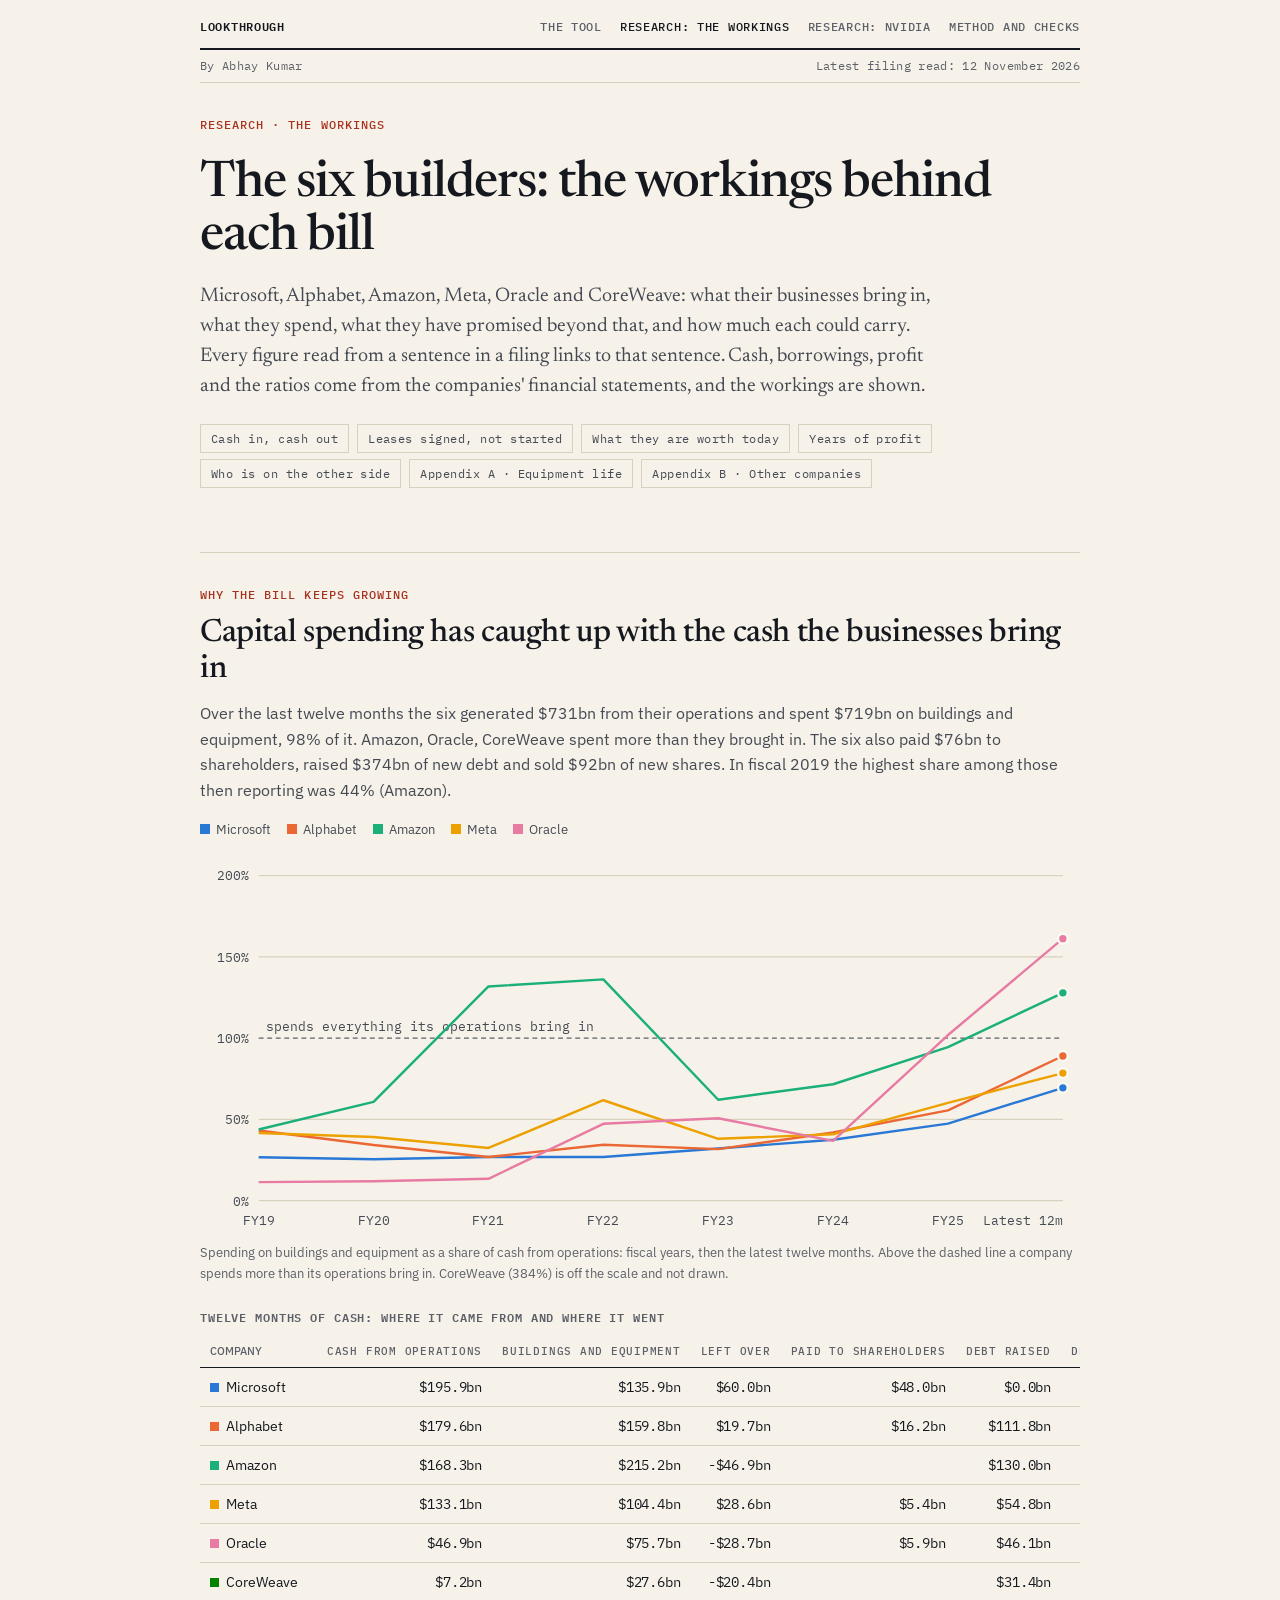
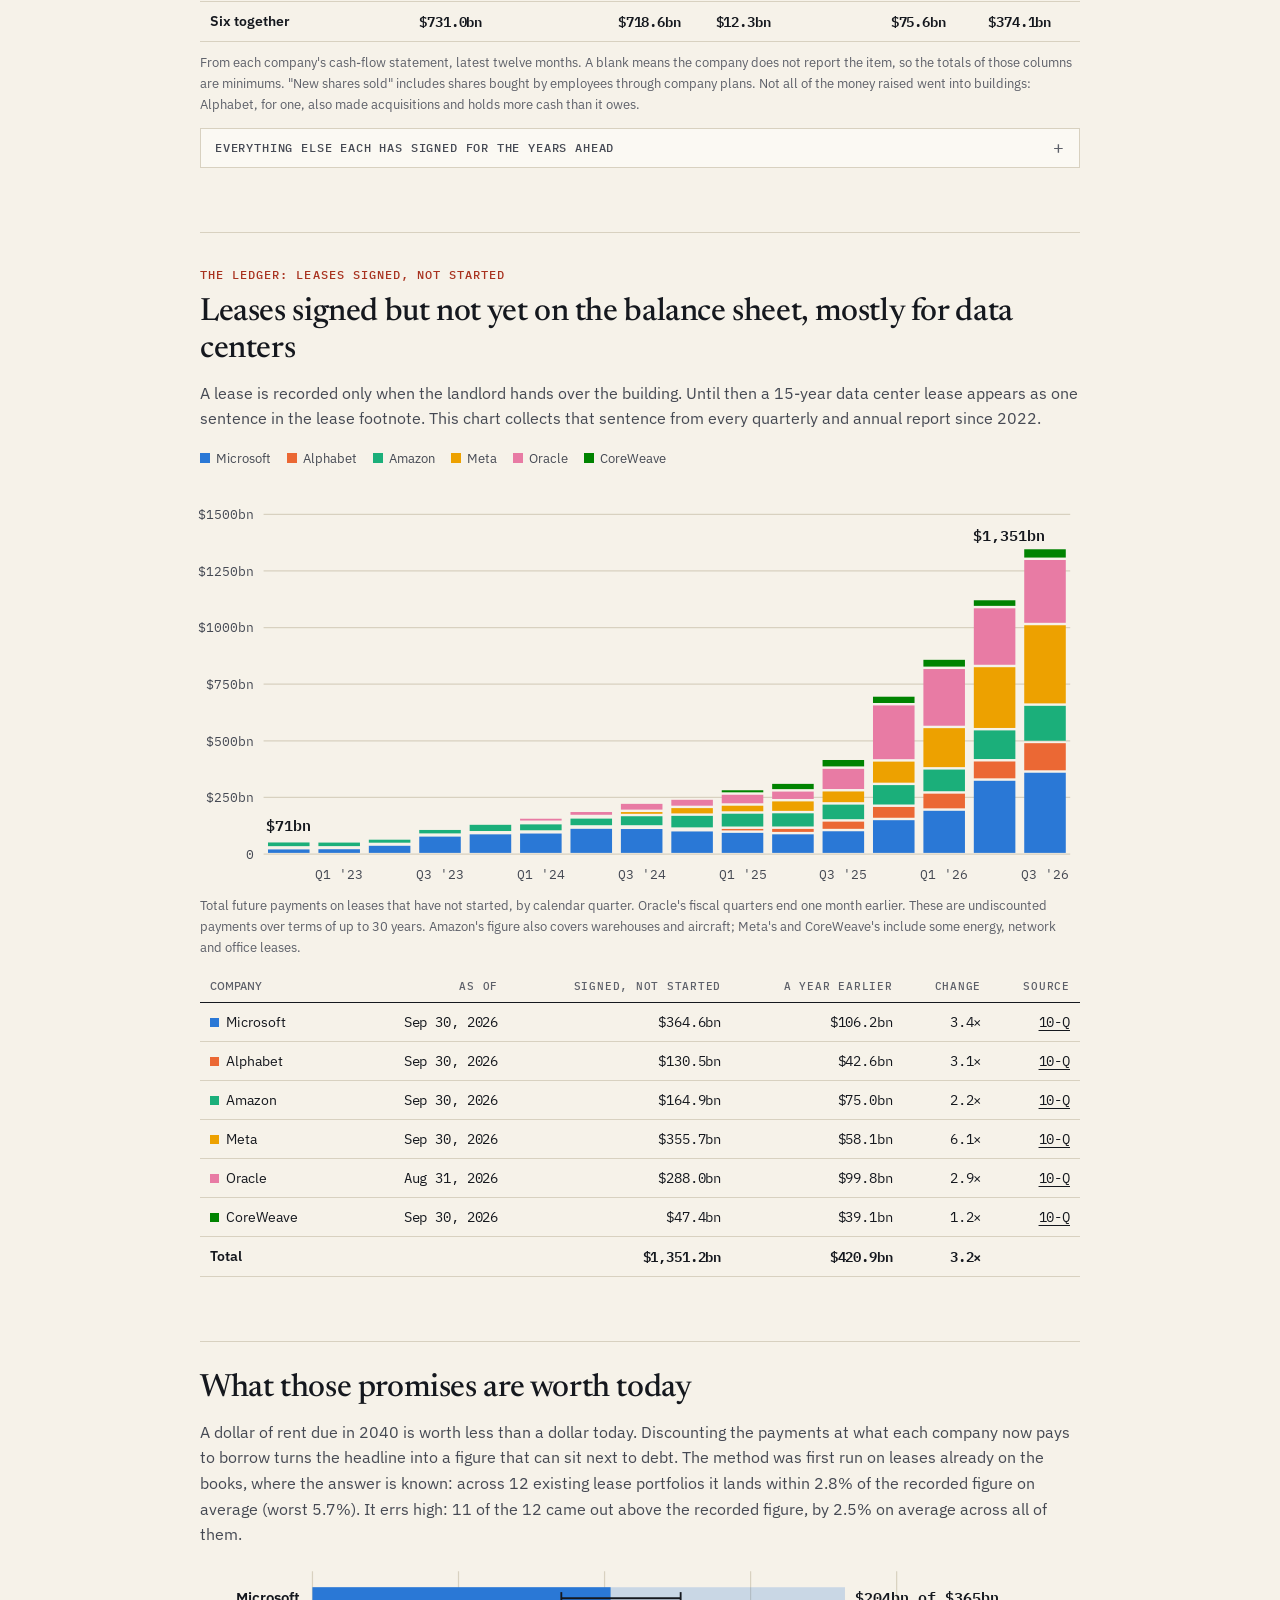
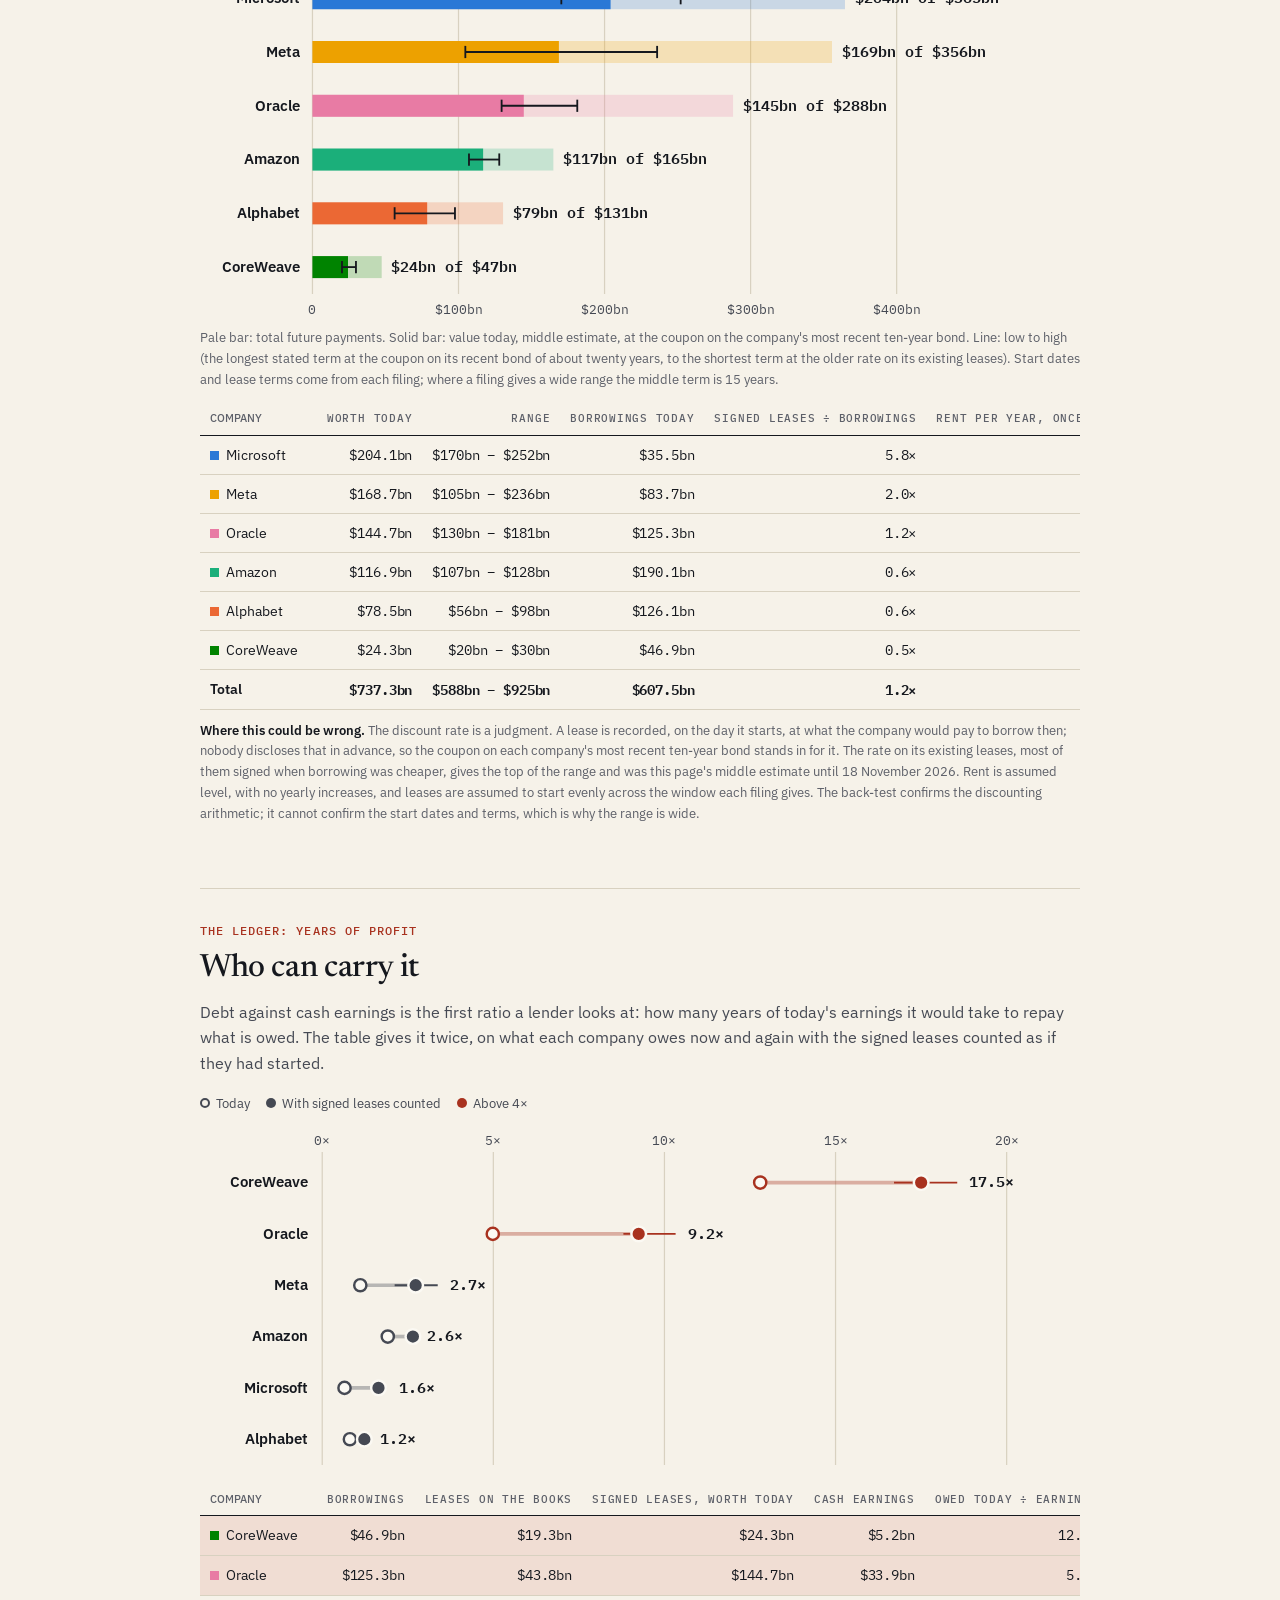
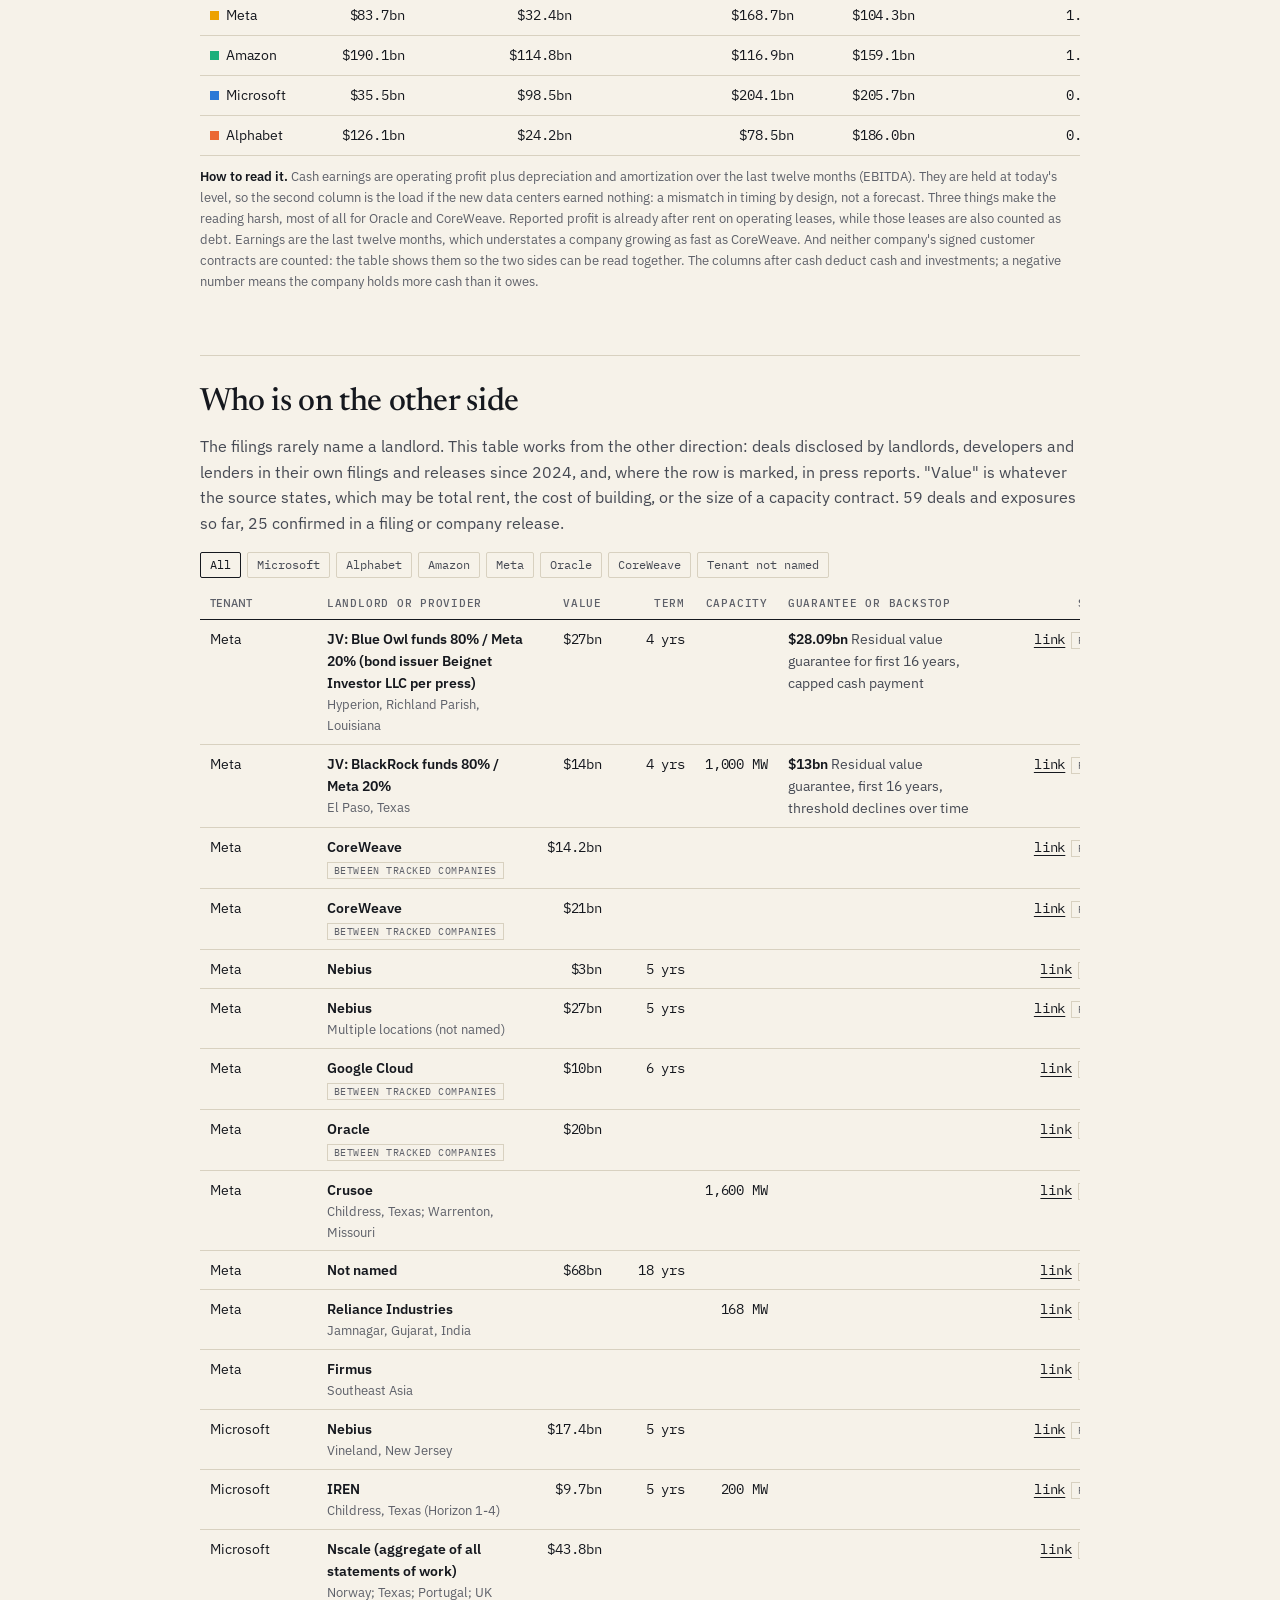
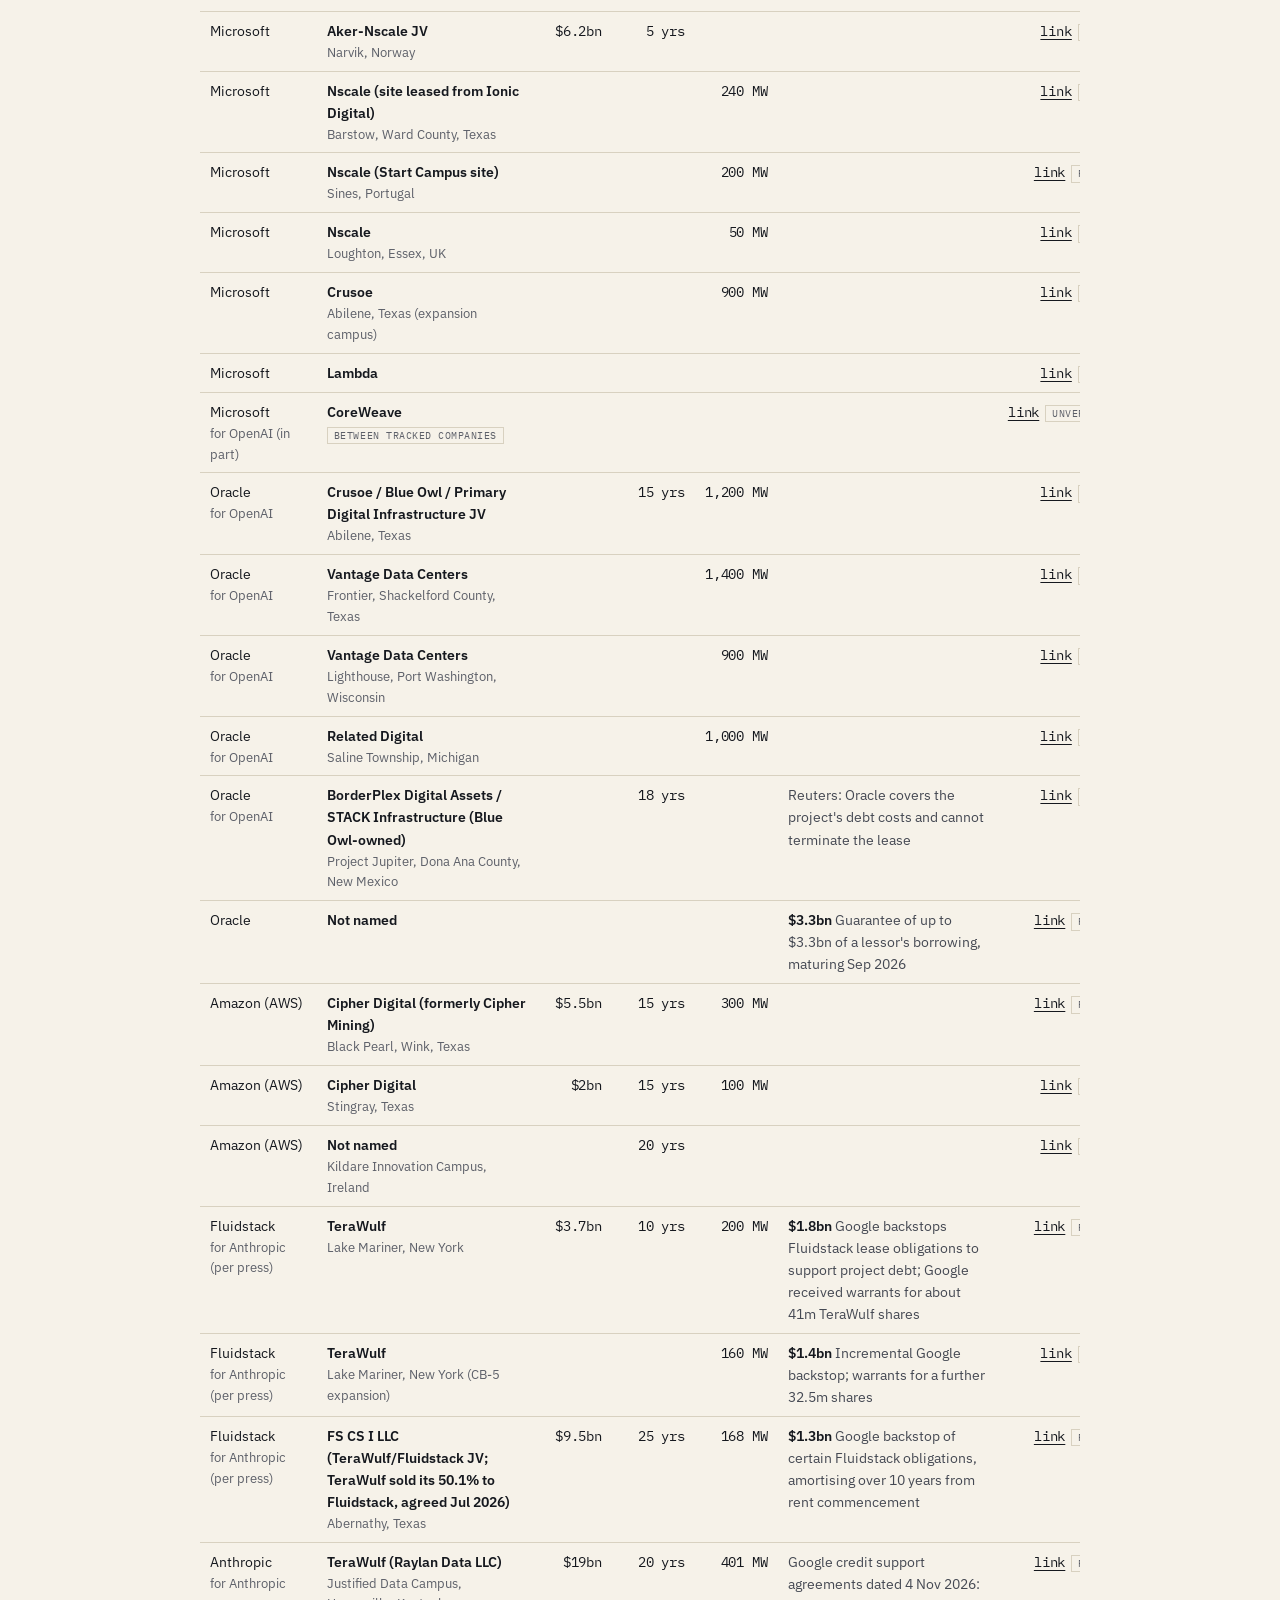
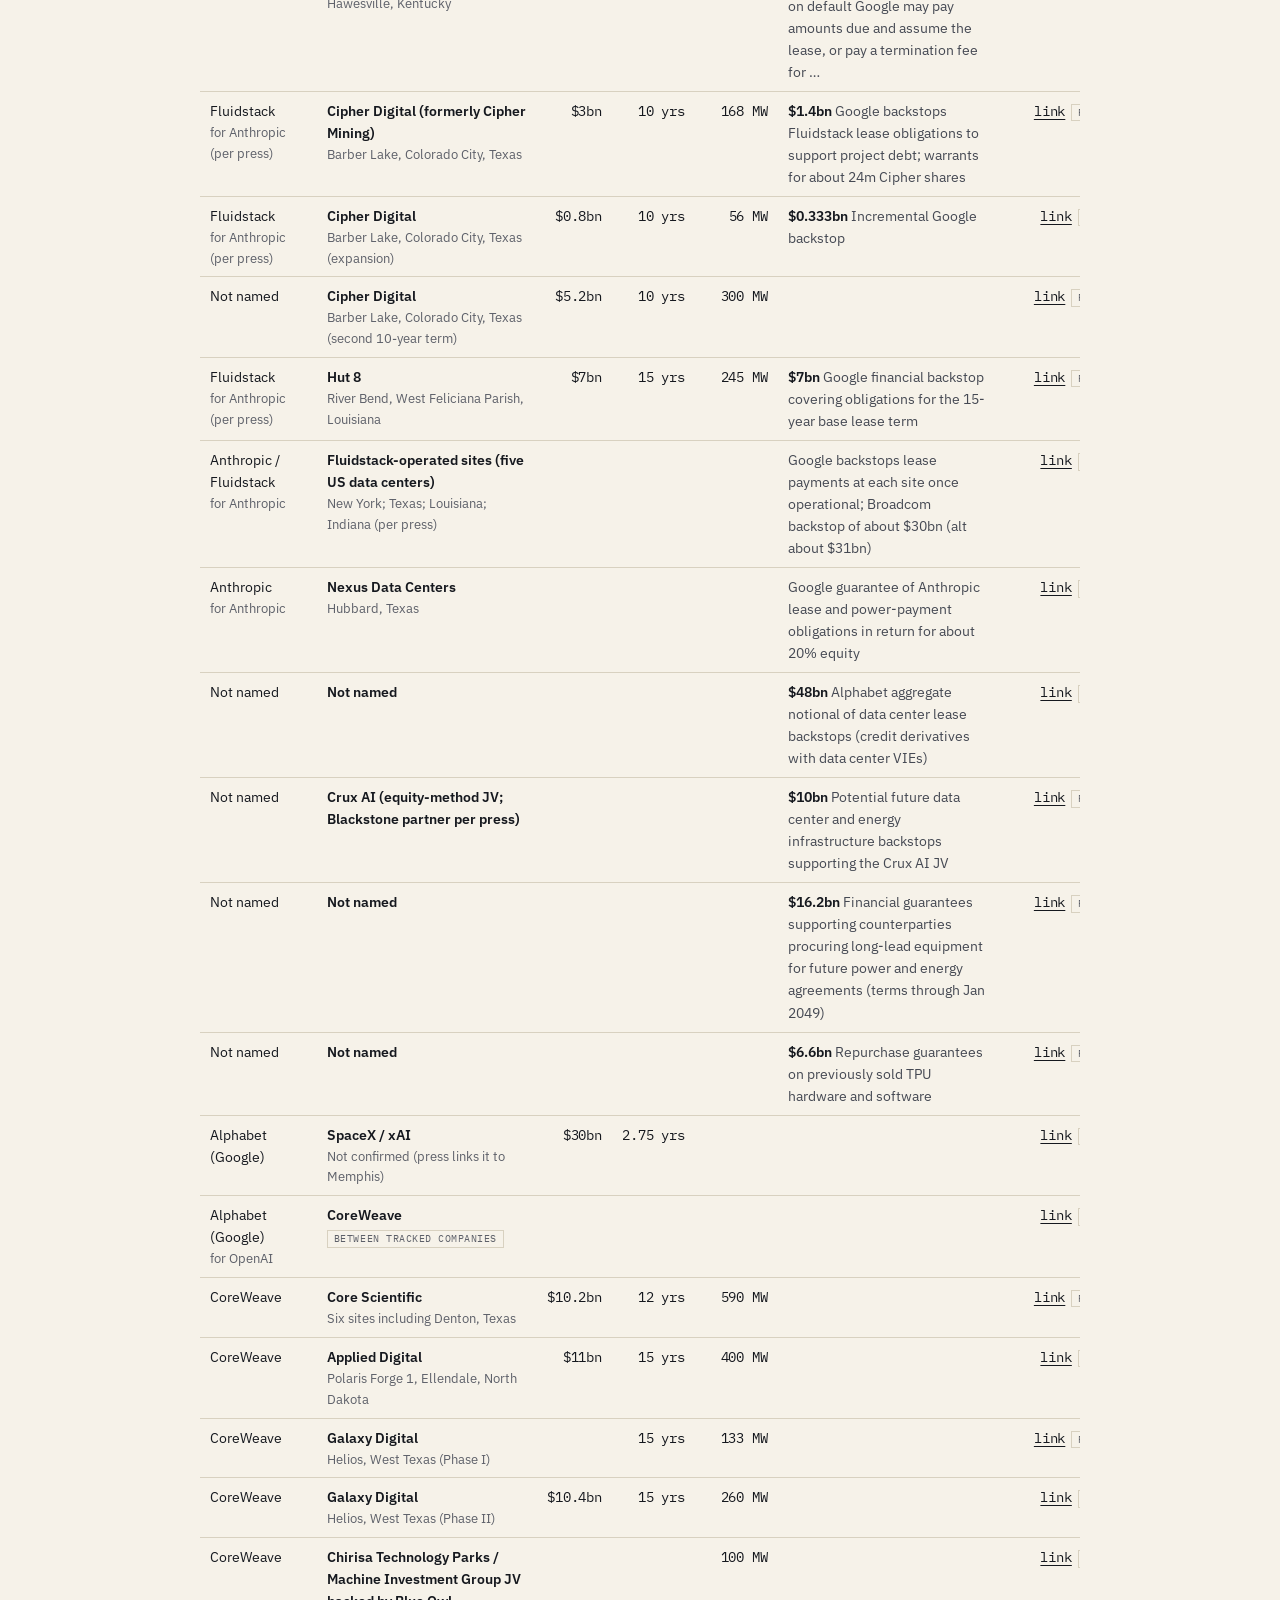
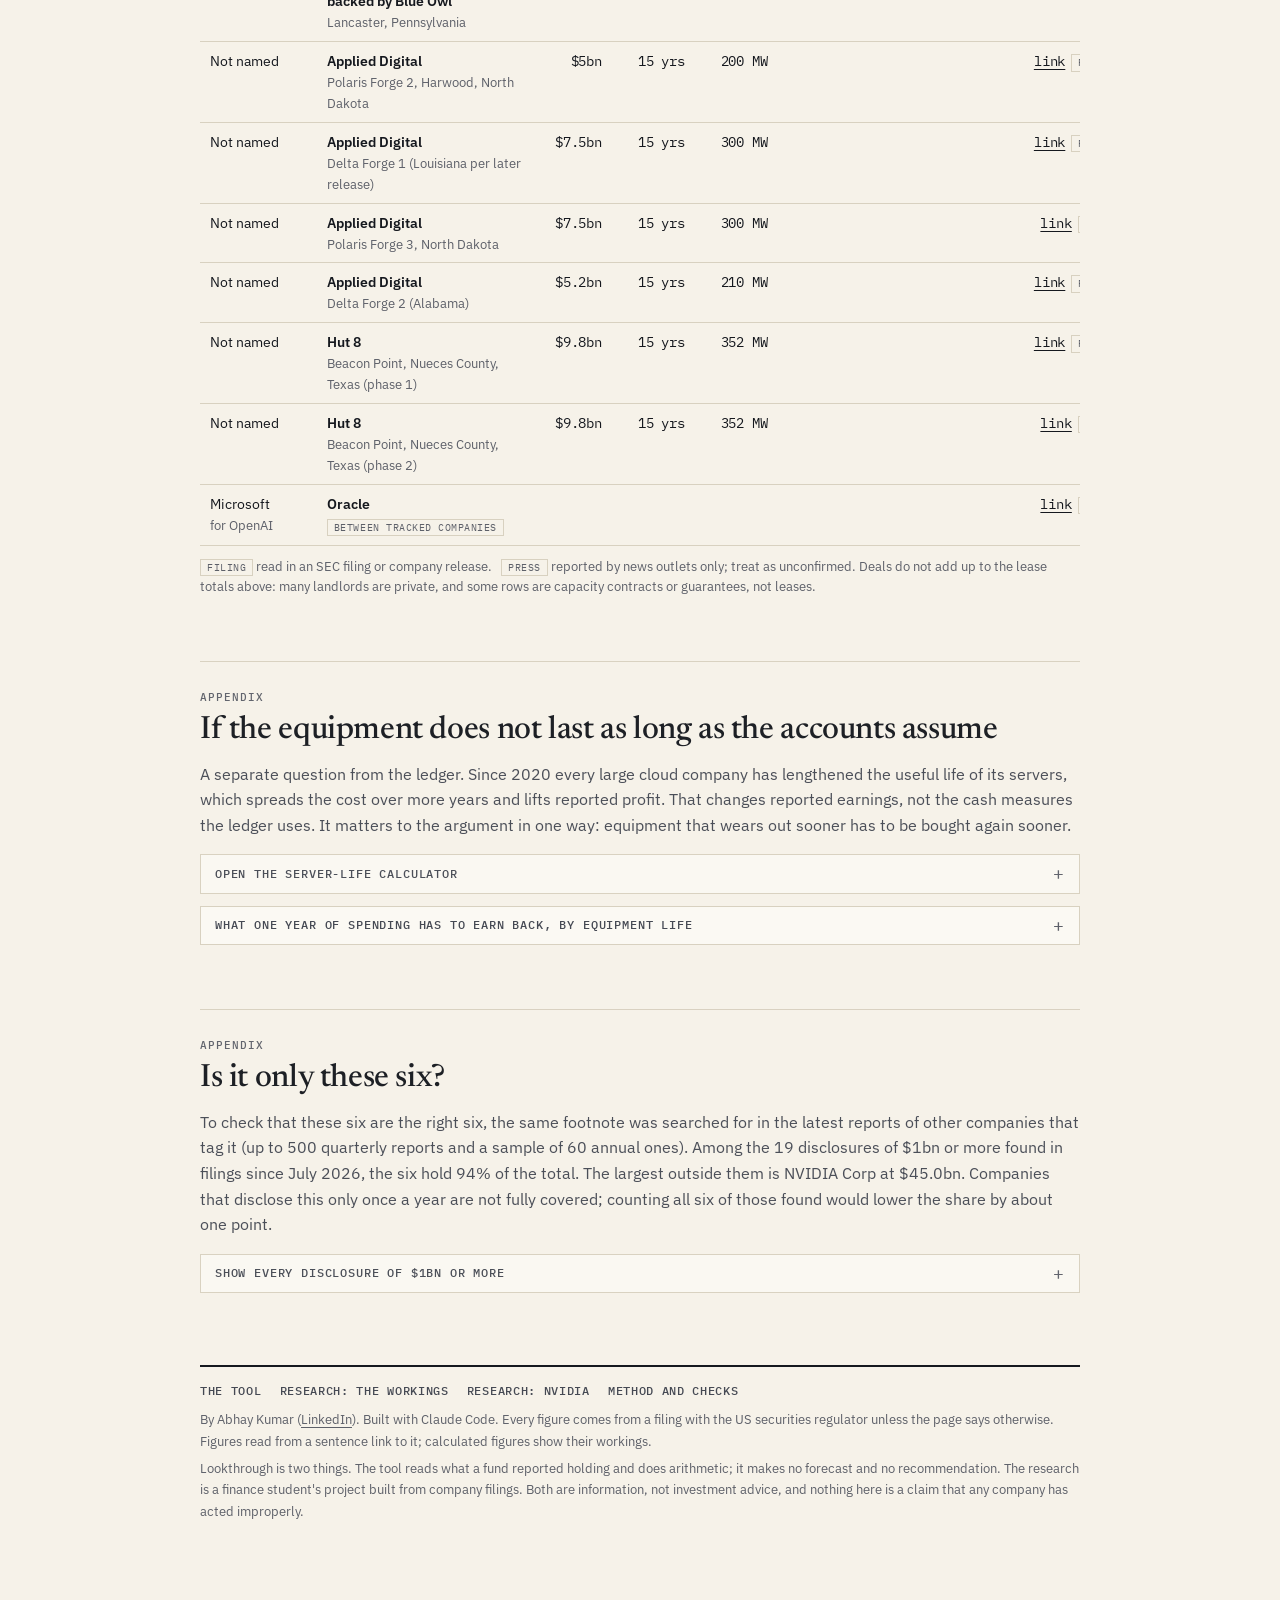
<file: docs/spenders.html>
<!doctype html>
<html lang="en">
<head>
<meta charset="utf-8">
<meta name="viewport" content="width=device-width, initial-scale=1">
<title>Evidence: the six builders</title>
<meta name="description" content="What six companies have promised to spend on AI data centers, what it is worth today, how it is being funded and who can carry it. Figures read from a sentence link to it; the rest show their workings.">
<meta name="author" content="Abhay Kumar">
<link rel="canonical" href="https://abhay-kumar-2501.github.io/lookthrough/spenders.html">
<link rel="icon" href="data:image/svg+xml,%3Csvg xmlns='http://www.w3.org/2000/svg' viewBox='0 0 32 32'%3E%3Crect width='32' height='32' fill='%2315181e'/%3E%3Crect x='7' y='18' width='4' height='7' fill='%23f6f2e9'/%3E%3Crect x='14' y='12' width='4' height='13' fill='%23f6f2e9'/%3E%3Crect x='21' y='7' width='4' height='18' fill='%23a8321f'/%3E%3C/svg%3E">
<meta property="og:type" content="article">
<meta property="og:site_name" content="Lookthrough">
<meta property="og:title" content="Evidence: the six builders · Lookthrough">
<meta property="og:description" content="What six companies have promised to spend on AI data centers, what it is worth today, how it is being funded and who can carry it. Figures read from a sentence link to it; the rest show their workings.">
<meta property="og:url" content="https://abhay-kumar-2501.github.io/lookthrough/spenders.html">
<meta property="og:image" content="https://abhay-kumar-2501.github.io/lookthrough/assets/card.png">
<meta property="og:image:width" content="1200">
<meta property="og:image:height" content="627">
<meta name="twitter:card" content="summary_large_image">
<link rel="preconnect" href="https://fonts.googleapis.com">
<link rel="preconnect" href="https://fonts.gstatic.com" crossorigin>
<link rel="stylesheet" href="https://fonts.googleapis.com/css2?family=IBM+Plex+Mono:wght@400;500;600&family=IBM+Plex+Sans:ital,wght@0,400;0,500;0,600;1,400&family=Newsreader:ital,opsz,wght@0,6..72,400;0,6..72,500;0,6..72,600;1,6..72,400&display=swap">
<link rel="stylesheet" href="assets/site.css">
</head>
<body>
<main>
  <header class="mast"><a class="brand" href="index.html">Lookthrough</a><nav aria-label="Pages"><a href="index.html">The tool</a><a href="spenders.html" aria-current="page">Research: the workings</a><a href="nvidia.html">Research: NVIDIA</a><a href="method.html">Method and checks</a></nav></header>
  <div class="dateline"><span>By Abhay Kumar</span><span>Latest filing read: 12 November 2026</span></div>
<script src="assets/charts.js"></script>
  <p class="kicker" style="margin-top:34px">Research · the workings</p>
  <h1>The six builders: the workings behind each bill</h1>
  <p class="lede">Microsoft, Alphabet, Amazon, Meta, Oracle and CoreWeave: what their businesses bring in, what they spend, what they have promised beyond that, and how much each could carry. Every figure read from a sentence in a filing links to that sentence. Cash, borrowings, profit and the ratios come from the companies' financial statements, and the workings are shown.</p>
  <ul class="toc">
    <li><a href="#cash">Cash in, cash out</a></li><li><a href="#leases">Leases signed, not started</a></li><li><a href="#value">What they are worth today</a></li><li><a href="#leverage">Years of profit</a></li><li><a href="#landlords">Who is on the other side</a></li><li><a href="#life">Appendix A · Equipment life</a></li><li><a href="#market">Appendix B · Other companies</a></li>
  </ul>

  <section id="cash">
    <p class="kicker">Why the bill keeps growing</p>
    <h2>Capital spending has caught up with the cash the businesses bring in</h2>
    <p id="cash-text"></p>
    <div class="legend" id="cash-legend"></div>
    <div class="chart" id="cash-chart"></div>
    <p class="small">Spending on buildings and equipment as a share of cash from operations: fiscal years, then the latest twelve months. Above the dashed line a company spends more than its operations bring in. CoreWeave (<span id="crwv-share"></span>) is off the scale and not drawn.</p>
    <h3>Twelve months of cash: where it came from and where it went</h3>
    <div class="scroll"><table id="su-table"></table></div>
    <p class="small">From each company's cash-flow statement, latest twelve months. A blank means the company does not report the item, so the totals of those columns are minimums. "New shares sold" includes shares bought by employees through company plans. Not all of the money raised went into buildings: Alphabet, for one, also made acquisitions and holds more cash than it owes.</p>
    <details class="ev"><summary>Everything else each has signed for the years ahead</summary><div class="ev-body">
      <div class="scroll"><table id="commit-sum"></table></div>
      <p class="small">"Other commitments" are purchase and construction commitments, and for some companies they are larger than the leases. They are not part of the argument because their timing is not disclosed in a comparable way. The leases run for up to 30 years; most filings give no term for the other commitments. They are never added across companies: one company's commitment is often another's order book.</p>
      <h3>Every commitment figure and the sentence it came from</h3>
      <div class="scroll"><table id="commit-table"></table></div>
    </div></details>
  </section>

  <section id="leases">
    <p class="kicker">The ledger: leases signed, not started</p>
    <h2>Leases signed but not yet on the balance sheet, mostly for data centers</h2>
    <p>A lease is recorded only when the landlord hands over the building. Until then a 15-year data center lease appears as one sentence in the lease footnote. This chart collects that sentence from every quarterly and annual report since 2022.</p>
    <div class="legend" id="lease-legend"></div>
    <div class="chart" id="lease-chart"></div>
    <p class="small">Total future payments on leases that have not started, by calendar quarter. Oracle's fiscal quarters end one month earlier. These are undiscounted payments over terms of up to 30 years. Amazon's figure also covers warehouses and aircraft; Meta's and CoreWeave's include some energy, network and office leases.</p>
    <div class="scroll"><table id="lease-table"></table></div>
  </section>

  <section id="value">
    <h2>What those promises are worth today</h2>
    <p>A dollar of rent due in 2040 is worth less than a dollar today. Discounting the payments at what each company now pays to borrow turns the headline into a figure that can sit next to debt. The method was first run on leases already on the books, where the answer is known: <span id="pv-check"></span></p>
    <div class="chart" id="pv-chart"></div>
    <p class="small">Pale bar: total future payments. Solid bar: value today, middle estimate, at the coupon on the company's most recent ten-year bond. Line: low to high (the longest stated term at the coupon on its recent bond of about twenty years, to the shortest term at the older rate on its existing leases). Start dates and lease terms come from each filing; where a filing gives a wide range the middle term is 15 years.</p>
    <div class="scroll"><table id="pv-table"></table></div>
    <p class="small"><b>Where this could be wrong.</b> The discount rate is a judgment. A lease is recorded, on the day it starts, at what the company would pay to borrow then; nobody discloses that in advance, so the coupon on each company's most recent ten-year bond stands in for it. The rate on its existing leases, most of them signed when borrowing was cheaper, gives the top of the range and was this page's middle estimate until 18 November 2026. Rent is assumed level, with no yearly increases, and leases are assumed to start evenly across the window each filing gives. The back-test confirms the discounting arithmetic; it cannot confirm the start dates and terms, which is why the range is wide.</p>
  </section>

  <section id="leverage">
    <p class="kicker">The ledger: years of profit</p>
    <h2>Who can carry it</h2>
    <p>Debt against cash earnings is the first ratio a lender looks at: how many years of today's earnings it would take to repay what is owed. The table gives it twice, on what each company owes now and again with the signed leases counted as if they had started.</p>
    <div class="legend"><span><i style="background:transparent;border:2px solid var(--text-2);border-radius:50%"></i>Today</span><span><i style="background:var(--text-2);border-radius:50%"></i>With signed leases counted</span><span><i style="background:var(--accent);border-radius:50%"></i>Above 4×</span></div>
    <div class="chart" id="lev-chart"></div>
    <div class="scroll"><table id="lev-table"></table></div>
    <p class="small"><b>How to read it.</b> Cash earnings are operating profit plus depreciation and amortization over the last twelve months (EBITDA). They are held at today's level, so the second column is the load if the new data centers earned nothing: a mismatch in timing by design, not a forecast. Three things make the reading harsh, most of all for Oracle and CoreWeave. Reported profit is already after rent on operating leases, while those leases are also counted as debt. Earnings are the last twelve months, which understates a company growing as fast as CoreWeave. And neither company's signed customer contracts are counted: the table shows them so the two sides can be read together. The columns after cash deduct cash and investments; a negative number means the company holds more cash than it owes.</p>
  </section>

  <section id="landlords">
    <h2>Who is on the other side</h2>
    <p>The filings rarely name a landlord. This table works from the other direction: deals disclosed by landlords, developers and lenders in their own filings and releases since 2024, and, where the row is marked, in press reports. "Value" is whatever the source states, which may be total rent, the cost of building, or the size of a capacity contract. <span id="cp-summary"></span></p>
    <div class="quick" id="cp-chips"></div>
    <div class="scroll"><table id="cp-table"></table></div>
    <p class="small"><span class="tag" style="margin-left:0">filing</span> read in an SEC filing or company release. <span class="tag">press</span> reported by news outlets only; treat as unconfirmed. Deals do not add up to the lease totals above: many landlords are private, and some rows are capacity contracts or guarantees, not leases.</p>
  </section>

  <section id="life" class="appendix">
    <h2>If the equipment does not last as long as the accounts assume</h2>
    <p>A separate question from the ledger. Since 2020 every large cloud company has lengthened the useful life of its servers, which spreads the cost over more years and lifts reported profit. That changes reported earnings, not the cash measures the ledger uses. It matters to the argument in one way: equipment that wears out sooner has to be bought again sooner.</p>
    <details class="ev" id="ev-life"><summary>Open the server-life calculator</summary><div class="ev-body">
      <div class="control" style="max-width:520px">
        <label for="life-slider">Assumed useful life <output id="life-out" style="color:var(--text)"></output></label>
        <input type="range" id="life-slider" min="0" step="1" style="width:100%">
        <div class="small" style="display:flex;justify-content:space-between"><span id="tick-min"></span><span>companies currently use 5 to 6 years</span><span id="tick-max"></span></div>
      </div>
      <h3 id="life-title"></h3>
      <div class="chart" id="life-chart"></div>
      <p class="small">Bar: middle estimate. Line: range across two modelling choices (how much depreciation an asset gets in the year it is bought, and how long retired assets stay on the books). CoreWeave has an operating loss and appears in the table only.</p>
      <div class="scroll"><table id="life-table"></table></div>
      <p class="small">"Run-rate" assumes the company had always used that life. "Switch now" keeps history as reported and changes the life at the start of the latest year. Figures marked <span class="tag">est.</span> rest on an estimated asset base in the latest year. None of the four older companies reports servers alone: Alphabet's and Amazon's are estimated as a share of a broader line, Microsoft's line also includes network equipment and software, and Oracle's includes other machinery. Restated earnings per share assume a 21% tax rate.</p>
      <h3>How the assumption changed</h3>
      <div class="scroll"><table id="policy-table"></table></div>
      <p class="small">Useful life in years applied to servers in each fiscal year, from the accounting-policy notes. <span class="tag">c</span> blended life backed out from a company disclosure. <span class="tag">a</span> assumption where the filing is silent on timing.</p>
      <h3>Does the model match what the companies said?</h3>
      <p id="check-text"></p>
      <div class="scroll"><table id="check-table"></table></div>
    </div></details>
  </section>

  <section id="earn-wrap" style="border-top:0;margin-top:0;padding-top:0">
    <details class="ev" id="ev-earn"><summary>What one year of spending has to earn back, by equipment life</summary><div class="ev-body">
      <p id="earn-text"></p>
      <p><label for="earn-life" style="display:inline;text-transform:none;letter-spacing:0;font:inherit;color:inherit">If the equipment lasts</label> <select id="earn-life" style="width:auto;display:inline-block;padding:4px 8px;font-size:.92rem"></select></p>
      <div class="scroll"><table id="earn-table"></table></div>
      <p class="small" id="earn-note"></p>
    </div></details>
  </section>

  <section id="market" class="appendix">
    <h2>Is it only these six?</h2>
    <p id="market-text"></p>
    <details class="ev"><summary>Show every disclosure of $1bn or more</summary><div class="ev-body"><div class="scroll"><table id="market-table"></table></div></div></details>
  </section>

<script>
const DATA = {"generated":"2026-11-18","latest_filing":"2026-11-12","names":{"MSFT":"Microsoft","GOOGL":"Alphabet","AMZN":"Amazon","META":"Meta","ORCL":"Oracle","CRWV":"CoreWeave"},"companies":[{"ticker":"MSFT","name":"Microsoft","fiscal_year":2026,"policy_life":6.0,"net_income":133749000000.0,"operating_income":155237000000.0,"eps":17.95,"asset_estimated":false,"by_life":[{"life":2.0,"extra_dep":23402725365.903934,"low":18227272565.04788,"high":28076592661.306946,"switch_now":53064508417.50841,"new_share":0.6052144117924871,"eps_restated":15.469367631951682},{"life":2.5,"extra_dep":17827608699.23727,"low":13857330898.381214,"high":20603292661.306946,"switch_now":42476862121.21213,"new_share":0.5561355330337068,"eps_restated":16.06031653395982},{"life":3.0,"extra_dep":13362697588.126156,"low":10569953120.60344,"high":14872925994.640274,"switch_now":31136251010.10101,"new_share":0.5299703362011364,"eps_restated":16.533586328375197},{"life":3.5,"extra_dep":10173475365.903942,"low":8042088041.238358,"high":10779806947.021223,"switch_now":24225076539.20154,"new_share":0.4972197011363112,"eps_restated":16.871636181529034},{"life":4.0,"extra_dep":7467017032.570606,"low":5988918398.381214,"high":8445550994.640282,"switch_now":16698713708.513706,"new_share":0.474207658991728,"eps_restated":17.158514228400538},{"life":4.5,"extra_dep":5361993884.422459,"low":4290638305.788624,"high":6630018587.232872,"switch_now":11826003787.878788,"new_share":0.4402487511164652,"eps_restated":17.38164159818949},{"life":5.0,"extra_dep":3495508699.237274,"low":2840780898.381214,"high":4155025994.640278,"switch_now":6751105343.113678,"new_share":0.4051961498410004,"eps_restated":17.57948452000571},{"life":5.5,"extra_dep":1968384456.8130305,"low":1649155140.805462,"high":2130032055.2463417,"switch_now":3288941161.616165,"new_share":0.3270717913234282,"eps_restated":17.74135600149171},{"life":6.0,"extra_dep":685919810.348381,"low":588883941.4553719,"high":950259327.97361,"switch_now":0.0,"new_share":0.0,"eps_restated":17.877294156691907},{"life":7.0,"extra_dep":-1592286538.8579636,"low":-1695139868.0684395,"high":-1027669243.454956,"switch_now":-4436313683.670826,"new_share":0.635369609364462,"eps_restated":18.11877852753224},{"life":8.0,"extra_dep":-3529170467.429394,"low":-3529170467.429394,"high":-2839115672.0263863,"switch_now":-7378211653.029509,"new_share":0.5016641586664171,"eps_restated":18.324083546124943}],"policy":[{"from":2012,"life":3.0,"basis":"stated","evidence":"computer equipment, two to three years"},{"from":2021,"life":4.0,"basis":"stated","evidence":"increase the estimated useful life of server equipment from three years to four years and ... network equipment from two years to four years ... effective beginning fiscal year 2021"},{"from":2023,"life":6.0,"basis":"stated","evidence":"increase the estimated useful lives of both server and network equipment from four years to six years"}]},{"ticker":"GOOGL","name":"Alphabet","fiscal_year":2025,"policy_life":6.0,"net_income":132170000000.0,"operating_income":129039000000.0,"eps":10.81,"asset_estimated":true,"by_life":[{"life":2.0,"extra_dep":10125767917.563725,"low":7974465539.887241,"high":10125767917.563725,"switch_now":27149351087.976536,"new_share":0.6607587276044592,"eps_restated":10.155923413338076},{"life":2.5,"extra_dep":8157005269.42477,"low":6176325339.174377,"high":8157005269.42477,"switch_now":22451143189.878937,"new_share":0.57416692927912,"eps_restated":10.28309614367575},{"life":3.0,"extra_dep":6332785095.396645,"low":5098347364.535715,"high":6332785095.396645,"switch_now":16498693479.37439,"new_share":0.5282580590087431,"eps_restated":10.400932115669391},{"life":3.5,"extra_dep":5029770685.37656,"low":4109458490.613935,"high":6213480114.927654,"switch_now":12966624683.273716,"new_share":0.4750777168117806,"eps_restated":10.48510066709342},{"life":4.0,"extra_dep":3951905339.399954,"low":3317489565.9418335,"high":4548278883.094971,"switch_now":8923796799.15998,"new_share":0.4232571981495991,"eps_restated":10.554725656735409},{"life":4.5,"extra_dep":3113565625.8625984,"low":2672015168.2302265,"high":3253122369.4473305,"switch_now":6361055273.5669365,"new_share":0.3581472353139519,"eps_restated":10.608878426456954},{"life":5.0,"extra_dep":2389796433.6927586,"low":2129086939.3909645,"high":2916336539.1743774,"switch_now":3600572264.0900326,"new_share":0.2799690145527952,"eps_restated":10.655630483841597},{"life":5.5,"extra_dep":1797621640.0992546,"low":1595603179.8601742,"high":2640784496.223778,"switch_now":1753864573.0581243,"new_share":0.1691803460543069,"eps_restated":10.693882167156303},{"life":6.0,"extra_dep":1140481429.557108,"low":1069202772.3107338,"high":2044682295.005642,"switch_now":0.0,"new_share":0.0,"eps_restated":10.73633030831152},{"life":7.0,"extra_dep":225620745.63887787,"low":225620745.63887787,"high":1242967028.787989,"switch_now":-2278605760.91984,"new_share":-2.11818462573485,"eps_restated":10.795425969823818},{"life":8.0,"extra_dep":-532549660.60004425,"low":-532549660.60004425,"high":441989468.7029152,"switch_now":-3762765323.4633265,"new_share":1.5704379375833235,"eps_restated":10.844400182491745}],"policy":[{"from":2012,"life":3.0,"basis":"stated","evidence":"adjust the estimated useful life of our servers from three years to four years"},{"from":2021,"life":4.0,"basis":"stated","evidence":"servers from three years to four years and ... certain network equipment from three years to five years ... effective beginning fiscal year 2021"},{"from":2023,"life":6.0,"basis":"stated","evidence":"servers from four years to six years and ... certain network equipment from five years to six years ... effective beginning in fiscal year 2023"}]},{"ticker":"AMZN","name":"Amazon","fiscal_year":2025,"policy_life":5.82,"net_income":77670000000.0,"operating_income":79975000000.0,"eps":7.17,"asset_estimated":false,"by_life":[{"life":2.0,"extra_dep":9454544786.304943,"low":6214972022.370129,"high":10988322607.029264,"switch_now":25961476375.829067,"new_share":0.9911501979336907,"eps_restated":6.48014220179358},{"life":2.5,"extra_dep":6983677541.578064,"low":4825462455.138653,"high":9393343895.055836,"switch_now":23287756576.150173,"new_share":0.9093224648033292,"eps_restated":6.6604308434611},{"life":3.0,"extra_dep":5260441556.264084,"low":3861127165.90297,"high":6495725773.568775,"switch_now":17920439856.468815,"new_share":0.8244128283215024,"eps_restated":6.786168021663561},{"life":3.5,"extra_dep":4029558709.61124,"low":3348078101.2697372,"high":4425998543.935162,"switch_now":14969409516.660244,"new_share":0.7193000206748983,"eps_restated":6.875980291808176},{"life":4.0,"extra_dep":3413979823.058056,"low":3117082927.0130386,"high":4301574348.747822,"switch_now":10377001776.995293,"new_share":0.5330219797959742,"eps_restated":6.920896456985696},{"life":4.5,"extra_dep":2935196244.6278076,"low":2718550551.8596764,"high":4204799974.7132225,"switch_now":7701663679.477768,"new_share":0.3341207185998667,"eps_restated":6.955831252123768},{"life":5.0,"extra_dep":2158204350.5669327,"low":2066979608.0377884,"high":2837185061.287739,"switch_now":3902132497.9610977,"new_share":0.143404749313372,"eps_restated":7.012525035841149},{"life":5.5,"extra_dep":1522483709.971672,"low":1480039931.8240433,"high":1718227404.8487053,"switch_now":1599306912.8335917,"new_share":-0.1574254090632375,"eps_restated":7.058910858882643},{"life":6.0,"extra_dep":596606149.6194382,"low":594813175.1230736,"high":936495714.4379082,"switch_now":-711202633.9791031,"new_share":-1.1688162006452951,"eps_restated":7.1264681944953026},{"life":7.0,"extra_dep":-877360553.6165199,"low":-877360553.6165199,"high":-340477818.09334564,"switch_now":-3460916287.8351593,"new_share":1.6144786159849505,"eps_restated":7.234017256613748},{"life":8.0,"extra_dep":-2122443481.9357052,"low":-2122443481.9357052,"high":-1414756792.6216698,"switch_now":-5116102120.0089245,"new_share":0.9215074787154784,"eps_restated":7.324865646137361}],"policy":[{"from":2012,"life":3.0,"basis":"stated","evidence":"three years for our servers, five years for networking equipment"},{"from":2020,"life":4.0,"basis":"stated","evidence":"effective January 1, 2020 we changed our estimate of the useful life for our servers from three years to four years"},{"from":2022,"life":5.0,"basis":"stated","evidence":"effective January 1, 2022 ... servers from four years to five years and ... networking equipment from five years to six years"},{"from":2024,"life":6.0,"basis":"stated","evidence":"increasing the useful life from five years to six years in January 2024"},{"from":2025,"life":5.82,"basis":"CALIBRATED","evidence":"Effective January 1, 2025 a subset of servers and networking equipment moved from six years to five. Subset size is not disclosed. This is the blended life of assets already owned at the end of 2024 at which the model reproduces the $0.7 billion effect Amazon anticipated for those assets (see src/calibrate.py)."}]},{"ticker":"META","name":"Meta","fiscal_year":2025,"policy_life":5.5,"net_income":60458000000.0,"operating_income":83276000000.0,"eps":23.49,"asset_estimated":false,"by_life":[{"life":2.0,"extra_dep":11206444202.441076,"low":10086820918.8669,"high":13218588646.88552,"switch_now":23548754001.8238,"new_share":0.4208232096631112,"eps_restated":20.050570738178532},{"life":2.5,"extra_dep":9476460869.10774,"low":8329345918.866901,"high":11736205313.552189,"switch_now":18778258322.811447,"new_share":0.341243620677378,"eps_restated":20.5815291038869},{"life":3.0,"extra_dep":7589916424.663298,"low":6791084807.755791,"high":9076060869.107746,"switch_now":12895965730.218857,"new_share":0.2958770153100125,"eps_restated":21.160538471062935},{"life":3.5,"extra_dep":6242384678.631552,"low":5368922109.34309,"high":7175957694.50457,"switch_now":9414249151.735613,"new_share":0.2466839490311062,"eps_restated":21.574116590474382},{"life":4.0,"extra_dep":4665777535.774408,"low":4019320918.866899,"high":5620921980.218857,"switch_now":5773323269.901396,"new_share":0.2165891559195587,"eps_restated":22.05800145560925},{"life":4.5,"extra_dep":3439527535.7744102,"low":3013001474.4224567,"high":4411449757.996635,"switch_now":3424880545.0336685,"new_share":0.1741077745765607,"eps_restated":22.434356350714147},{"life":5.0,"extra_dep":2536594202.4410763,"low":2246979252.2002335,"high":3173138646.885523,"switch_now":1433846179.2194424,"new_share":0.1062376543802251,"eps_restated":22.71148041183821},{"life":5.5,"extra_dep":1797830566.0774405,"low":1574233797.6547775,"high":2159975010.521887,"switch_now":0.0,"new_share":0.0,"eps_restated":22.938218280030625},{"life":6.0,"extra_dep":1097860869.1077423,"low":971445918.8669014,"high":1449866424.6632996,"switch_now":-1104105470.8794308,"new_share":-0.204550674987345,"eps_restated":23.15304969440749},{"life":7.0,"extra_dep":71622773.86964798,"low":71622773.86964798,"high":309695789.74266434,"switch_now":-2715230603.4628963,"new_share":-8.06253385287767,"eps_restated":23.46801787437567},{"life":8.0,"extra_dep":-771055797.5589237,"low":-771055797.5589237,"high":-666720747.7997665,"switch_now":-3845397092.991886,"new_share":1.0921786522898516,"eps_restated":23.726648826756623}],"policy":[{"from":2012,"life":3.0,"basis":"stated","evidence":"selected cohorts of servers and network assets from three years to four years in prior years as well as in 2021"},{"from":2020,"life":3.5,"basis":"ASSUMPTION","evidence":"Cohorts moved from three to four years 'in prior years as well as in 2021'; timing by cohort is not disclosed, so 2020 is set halfway."},{"from":2021,"life":4.0,"basis":"stated","evidence":"from three years to four years in prior years as well as in 2021"},{"from":2022,"life":4.5,"basis":"CALIBRATED","evidence":"Stated range is four to five years for 2022-2024 (majority moved from four to 4.5 years in Q2 2022 and to five years in Q4 2022; the mix by cohort is not disclosed). 4.5 is the midpoint, and is also the blended life at which the model reproduces the disclosed $2.92 billion effect of the 2025 change (see src/calibrate.py)."},{"from":2025,"life":5.5,"basis":"stated","evidence":"increase in the estimated useful lives of most servers and network assets to 5.5 years, effective January 1, 2025"}]},{"ticker":"ORCL","name":"Oracle","fiscal_year":2026,"policy_life":6.0,"net_income":17087000000.0,"operating_income":20606000000.0,"eps":5.83,"asset_estimated":false,"by_life":[{"life":2.0,"extra_dep":7041676948.051949,"low":5021825631.890992,"high":7041676948.051949,"switch_now":14266674531.024532,"new_share":0.7078332860345474,"eps_restated":3.9209660985034183},{"life":2.5,"extra_dep":5262976948.051949,"low":3888675631.890992,"high":5483544155.844156,"switch_now":11341985642.135645,"new_share":0.662939125094358,"eps_restated":4.403180580315361},{"life":3.0,"extra_dep":4088176948.051949,"low":3138742298.557658,"high":4142244155.844156,"switch_now":8420249278.499279,"new_share":0.6096034242975235,"eps_restated":4.721674746410075},{"life":3.5,"extra_dep":3249034090.909092,"low":2570147060.4624205,"high":3249034090.909092,"switch_now":6602827922.077923,"new_share":0.5478917726963474,"eps_restated":4.949170579334872},{"life":4.0,"extra_dep":2562051948.0519485,"low":2114888131.890992,"high":2562051948.0519485,"switch_now":4539165214.045216,"new_share":0.4863614628426214,"eps_restated":5.135414880246726},{"life":4.5,"extra_dep":2027732503.607504,"low":1638464520.7798817,"high":2036299711.3997116,"switch_now":3203529581.529581,"new_share":0.409680379805669,"eps_restated":5.280271558733724},{"life":5.0,"extra_dep":1380076948.0519483,"low":1147225631.8909922,"high":1490144155.8441565,"switch_now":1782705947.5709476,"new_share":0.3611634366017767,"eps_restated":5.4558542247903095},{"life":5.5,"extra_dep":850176948.0519485,"low":690393813.7091742,"high":1043289610.3896112,"switch_now":816927855.9403553,"new_share":0.2664864138927023,"eps_restated":5.599512769745697},{"life":6.0,"extra_dep":307926948.05194855,"low":259367298.5576582,"high":519994155.84415627,"switch_now":0.0,"new_share":0.0,"eps_restated":5.746519461578229},{"life":7.0,"extra_dep":-507394480.51947975,"low":-507394480.51947975,"high":-244470129.8701296,"switch_now":-1114298881.4496384,"new_share":0.7016706393008173,"eps_restated":5.967557185864925},{"life":8.0,"extra_dep":-1087573051.9480517,"low":-1087573051.9480517,"high":-814611868.1090078,"switch_now":-1866826404.0016413,"new_share":0.5728733950796957,"eps_restated":6.124846503445079}],"policy":[{"from":2012,"life":4.0,"basis":"stated","evidence":"increased the estimate of the useful lives from four years to five years effective at the beginning of fiscal 2023"},{"from":2023,"life":5.0,"basis":"stated","evidence":"useful lives of our servers ... from four years to five years effective at the beginning of fiscal 2023"},{"from":2025,"life":6.0,"basis":"stated","evidence":"servers and networking equipment ... from five years to six years, effective at the beginning of fiscal 2025"}]},{"ticker":"CRWV","name":"CoreWeave","fiscal_year":2025,"policy_life":6.0,"net_income":-1167000000.0,"operating_income":-46000000.0,"eps":-2.81,"asset_estimated":false,"by_life":[{"life":2.0,"extra_dep":4480539544.5382395,"low":3518490744.1163926,"high":4588716794.5382395,"switch_now":5728095615.83694,"new_share":0.4373357227454053,"eps_restated":-13.086466845271191},{"life":2.5,"extra_dep":3140355419.5382395,"low":2466822756.6163926,"high":3216079494.5382395,"switch_now":3941265018.6147184,"new_share":0.4367817704537687,"eps_restated":-10.012650044812476},{"life":3.0,"extra_dep":2246899336.2049065,"low":1765710764.9497256,"high":2300987961.2049055,"switch_now":2775888035.2813845,"new_share":0.4360453466753134,"eps_restated":-7.9634388445066655},{"life":3.5,"extra_dep":1608716419.5382397,"low":1264916485.187821,"high":1647351151.681097,"switch_now":1989322912.4639244,"new_share":0.4350185154275375,"eps_restated":-6.499716558573944},{"life":4.0,"extra_dep":1130079232.0382397,"low":889320775.3663926,"high":1157123544.5382397,"switch_now":1379279970.5627704,"new_share":0.4334873043516153,"eps_restated":-5.4019248441244025},{"life":4.5,"extra_dep":757805863.9826837,"low":597190778.8386145,"high":775835405.6493506,"switch_now":927594144.751082,"new_share":0.4309591002858693,"eps_restated":-4.54808684399698},{"life":5.0,"extra_dep":459987169.5382395,"low":363486781.6163926,"high":470804894.5382395,"switch_now":548966599.475709,"new_share":0.4259901427179054,"eps_restated":-3.865016443895045},{"life":5.5,"extra_dep":216317328.62914848,"low":172274420.25275636,"high":221234476.35642147,"switch_now":254141706.8091631,"new_share":0.4117477891513683,"eps_restated":-3.3061406619934597},{"life":6.0,"extra_dep":13259127.871572496,"low":12930785.78305936,"high":13259127.871572971,"switch_now":0.0,"new_share":0.0,"eps_restated":-2.8404108437421387},{"life":7.0,"extra_dep":-305832330.4617605,"low":-313559276.89033175,"high":-237466354.097893,"switch_now":-381921391.7094016,"new_share":0.4576503913205018,"eps_restated":-2.1085497007757787},{"life":8.0,"extra_dep":-558673080.4617605,"low":-572195236.7117605,"high":-445547443.3836074,"switch_now":-658109140.708561,"new_share":0.4384272458546805,"eps_restated":-1.5286397237115583}],"policy":[{"from":2012,"life":5.0,"basis":"stated","evidence":"XBRL: data center equipment useful life range 5-6 years as of 2023-01-01 (change from five to six years)"},{"from":2023,"life":6.0,"basis":"stated","evidence":"Technology equipment 6 years"}]}],"lives":[2.0,2.5,3.0,3.5,4.0,4.5,5.0,5.5,6.0,7.0,8.0],"leases":{"series":[{"quarter":"2022Q4","values":{"AMZN":27029000000.0,"CRWV":null,"GOOGL":3730000000.0,"META":9790000000.0,"MSFT":26000000000.0,"ORCL":4099999999.999999}},{"quarter":"2023Q1","values":{"AMZN":26369000000.0,"CRWV":null,"GOOGL":3000000000.0,"META":11590000000.0,"MSFT":26900000000.0,"ORCL":4099999999.999999}},{"quarter":"2023Q2","values":{"AMZN":23989000000.0,"CRWV":null,"GOOGL":2900000000.0,"META":10870000000.0,"MSFT":42100000000.0,"ORCL":9100000000.0}},{"quarter":"2023Q3","values":{"AMZN":25910000000.0,"CRWV":null,"GOOGL":3500000000.0,"META":8740000000.0,"MSFT":82600000000.0,"ORCL":9100000000.0}},{"quarter":"2023Q4","values":{"AMZN":38181000000.0,"CRWV":null,"GOOGL":3957000000.0,"META":8440000000.0,"MSFT":92600000000.0,"ORCL":10600000000.0}},{"quarter":"2024Q1","values":{"AMZN":36822000000.0,"CRWV":null,"GOOGL":3600000000.0,"META":6170000000.0,"MSFT":96200000000.0,"ORCL":18800000000.0}},{"quarter":"2024Q2","values":{"AMZN":39847000000.0,"CRWV":null,"GOOGL":5200000000.0,"META":6200000000.0,"MSFT":117000000000.0,"ORCL":22900000000.0}},{"quarter":"2024Q3","values":{"AMZN":50335000000.0,"CRWV":null,"GOOGL":6100000000.0,"META":18490000000.0,"MSFT":116100000000.0,"ORCL":36200000000.0}},{"quarter":"2024Q4","values":{"AMZN":61627000000.0,"CRWV":null,"GOOGL":7273000000.0,"META":34119999999.999996,"MSFT":105400000000.0,"ORCL":36700000000.0}},{"quarter":"2025Q1","values":{"AMZN":67201000000.0,"CRWV":19900000000.0,"GOOGL":17300000000.0,"META":35270000000.0,"MSFT":99200000000.0,"ORCL":48400000000.0}},{"quarter":"2025Q2","values":{"AMZN":68884000000.0,"CRWV":34000000000.0,"GOOGL":23900000000.0,"META":52560000000.0,"MSFT":92700000000.0,"ORCL":43400000000.0}},{"quarter":"2025Q3","values":{"AMZN":75021000000.0,"CRWV":39100000000.0,"GOOGL":42600000000.0,"META":58140000000.0,"MSFT":106200000000.0,"ORCL":99800000000.0}},{"quarter":"2025Q4","values":{"AMZN":96373000000.0,"CRWV":38500000000.0,"GOOGL":58500000000.0,"META":103770000000.0,"MSFT":155100000000.0,"ORCL":248000000000.0}},{"quarter":"2026Q1","values":{"AMZN":106347000000.0,"CRWV":40700000000.0,"GOOGL":75600000000.0,"META":182880000000.0,"MSFT":196600000000.0,"ORCL":261000000000.0}},{"quarter":"2026Q2","values":{"AMZN":137214000000.0,"CRWV":35500000000.0,"GOOGL":85200000000.0,"META":278990000000.0,"MSFT":329100000000.0,"ORCL":260000000000.0}},{"quarter":"2026Q3","values":{"AMZN":164922000000.0,"CRWV":47400000000.0,"GOOGL":130500000000.0,"META":355730000000.0,"MSFT":364600000000.0,"ORCL":288000000000.0}}],"latest":[{"ticker":"MSFT","name":"Microsoft","period_end":"2026-09-30","form":"10-Q","value":364600000000.0,"year_ago":106200000000.0,"evidence":", we had additional leases, primarily for datacenters, that had not yet commenced of $ 364.6 billion, with some arrangements subject to certain contractual conditions being met. These leases wil","url":"https://www.sec.gov/Archives/edgar/data/789019/000119312526436133/msft-20260930.htm"},{"ticker":"GOOGL","name":"Alphabet","period_end":"2026-09-30","form":"10-Q","value":130500000000.0,"year_ago":42600000000.0,"evidence":"ily related to data centers and energy infrastructure, that have not yet commenced with future lease payments of $ 130.5 billion that are not yet recorded. These leases will commence between 2026 and 2031 with non-cancelable lease terms between one and 26 y","url":"https://www.sec.gov/Archives/edgar/data/1652044/000165204426000084/goog-20260930.htm"},{"ticker":"AMZN","name":"Amazon","period_end":"2026-09-30","form":"10-Q","value":164922000000.0,"year_ago":75021000000.0,"evidence":"Leases not yet commenced 2,590 12,448 11,477 12,193 11,385 114,829 164,922","url":"https://www.sec.gov/Archives/edgar/data/1018724/000101872426000040/amzn-20260930.htm"},{"ticker":"META","name":"Meta","period_end":"2026-09-30","form":"10-Q","value":355730000000.0,"year_ago":58140000000.0,"evidence":"ncluded on our balance sheet, we have operating and finance leases that have not yet commenced as of September 30, 2026. These lease obligations were approximately $ 355.73 billion, consisting of data centers, energy-related infrastructure, colocations, and certain network infrastructure, which will commence during the remainder of 2026 through 2036 wi","url":"https://www.sec.gov/Archives/edgar/data/1326801/000162828026066773/meta-20260930.htm"},{"ticker":"ORCL","name":"Oracle","period_end":"2026-08-31","form":"10-Q","value":288000000000.0,"year_ago":99800000000.0,"evidence":"34,621 $ 9,185 As of August 31, 2026 , we had $ 288 billion of additional lease commitments","url":"https://www.sec.gov/Archives/edgar/data/1341439/000119312526389274/orcl-20260831.htm"},{"ticker":"CRWV","name":"CoreWeave","period_end":"2026-09-30","form":"10-Q","value":47400000000.0,"year_ago":39100000000.0,"evidence":"ily for data centers, equipment, and office buildings, that had not yet commenced. The aggregate amount of estimated future undiscounted lease payments associated with such leases is $ 47.4 billion. These leases will commence between","url":"https://www.sec.gov/Archives/edgar/data/1769628/000176962826000465/crwv-20260930.htm"}],"n_figures":114,"latest_filing":"2026-11-12"},"pv":{"rows":[{"ticker":"MSFT","undiscounted":364600000000.0,"low":170396257878.0,"base":204130113363.0,"high":252104977845.0,"rate":0.0555,"term":15.0,"annual_rent":24306666667.0,"debt":35481000000.0,"existing_leases":98450000000.0,"cash":64509000000.0,"ttm_operating_income":163191000000.0,"ttm_cfo":195878000000.0},{"ticker":"GOOGL","undiscounted":130500000000.0,"low":56256600052.0,"base":78547401100.0,"high":97573637771.0,"rate":0.0545,"term":15.0,"annual_rent":8700000000.0,"debt":126118000000.0,"existing_leases":24213000000.0,"cash":265098000000.0,"ttm_operating_income":156976000000.0,"ttm_cfo":179551000000.0},{"ticker":"AMZN","undiscounted":164922000000.0,"low":107174213477.0,"base":116850914395.0,"high":127899848303.0,"rate":0.053,"term":13.2,"annual_rent":12448000000.0,"debt":190058000000.0,"existing_leases":114783000000.0,"cash":114226000000.0,"ttm_operating_income":104366000000.0,"ttm_cfo":168300000000.0},{"ticker":"META","undiscounted":355730000000.0,"low":104672335444.0,"base":168732999002.0,"high":235992657893.0,"rate":0.0655,"term":15.0,"annual_rent":23715333333.0,"debt":83669000000.0,"existing_leases":32357000000.0,"cash":82449000000.0,"ttm_operating_income":79380000000.0,"ttm_cfo":133087000000.0},{"ticker":"ORCL","undiscounted":288000000000.0,"low":129517978179.0,"base":144700059639.0,"high":181322482260.0,"rate":0.08,"term":17.0,"annual_rent":16941176471.0,"debt":125337000000.0,"existing_leases":43806000000.0,"cash":37077000000.0,"ttm_operating_income":23057000000.0,"ttm_cfo":46940000000.0},{"ticker":"CRWV","undiscounted":47400000000.0,"low":20229758665.0,"base":24332921585.0,"high":29788505731.0,"rate":0.09966,"term":12.0,"annual_rent":3950000000.0,"debt":46873000000.0,"existing_leases":19346000000.0,"cash":4184000000.0,"ttm_operating_income":-75589000.0,"ttm_cfo":7196949000.0}],"check":{"n":12,"mean_abs":2.7724999999999995,"max_abs":5.68,"n_high":11,"mean_signed":2.5191666666666666}},"funding":{"rows":[{"ticker":"MSFT","cfo":195878000000.0,"capex":135921000000.0,"fcf":59957000000.0,"capex_share":0.6939064111334606,"leases":364600000000.0,"other":228626000000.0,"total":593226000000.0,"years":3.02854838215624,"backlog":683000000000.0,"net_debt_issued":-7850000000.0,"cash":64509000000.0},{"ticker":"GOOGL","cfo":179551000000.0,"capex":159804000000.0,"fcf":19747000000.0,"capex_share":0.8900201057081275,"leases":130500000000.0,"other":946300000000.0,"total":1076800000000.0,"years":5.997181859193209,"backlog":567700000000.0,"net_debt_issued":96572000000.0,"cash":265098000000.0},{"ticker":"AMZN","cfo":168300000000.0,"capex":215192000000.0,"fcf":-46892000000.0,"capex_share":1.2786215092097446,"leases":164922000000.0,"other":254399000000.0,"total":419321000000.0,"years":2.4915092097445037,"backlog":578000000000.0,"net_debt_issued":126006000000.0,"cash":114226000000.0},{"ticker":"META","cfo":133087000000.0,"capex":104438000000.0,"fcf":28649000000.0,"capex_share":0.7847347975384523,"leases":355730000000.0,"other":454520000000.0,"total":810250000000.0,"years":6.088122806885721,"backlog":null,"net_debt_issued":null,"cash":82449000000.0},{"ticker":"ORCL","cfo":46940000000.0,"capex":75660000000.0,"fcf":-28720000000.0,"capex_share":1.611844908393694,"leases":288000000000.0,"other":34150000000.0,"total":322150000000.0,"years":6.863016616957818,"backlog":664000000000.0,"net_debt_issued":36001000000.0,"cash":37077000000.0},{"ticker":"CRWV","cfo":7196949000.0,"capex":27617761000.0,"fcf":-20420812000.0,"capex_share":3.8374262482615897,"leases":47400000000.0,"other":6100000000.0,"total":53500000000.0,"years":7.433705588298597,"backlog":132300000000.0,"net_debt_issued":23376850000.0,"cash":4184000000.0}],"history":{"AMZN":[{"period":"FY2019","share":0.4377888560004154},{"period":"FY2020","share":0.60759263744248},{"period":"FY2021","share":1.3178707880933365},{"period":"FY2022","share":1.361332135523614},{"period":"FY2023","share":0.6207355260989335},{"period":"FY2024","share":0.7162681118772491},{"period":"FY2025","share":0.9448442450220048},{"period":"TTM","share":1.2786215092097446}],"CRWV":[{"period":"FY2025","share":3.371157619359058},{"period":"TTM","share":3.8374262482615897}],"GOOGL":[{"period":"FY2019","share":0.4319148936170213},{"period":"FY2020","share":0.3421319329279528},{"period":"FY2021","share":0.2688430148823811},{"period":"FY2022","share":0.3441171648723974},{"period":"FY2023","share":0.3169756059206258},{"period":"FY2024","share":0.4192770892026273},{"period":"FY2025","share":0.5551899364348898},{"period":"TTM","share":0.8900201057081275}],"META":[{"period":"FY2019","share":0.4158726661893485},{"period":"FY2020","share":0.3913335225952977},{"period":"FY2021","share":0.3240122739802021},{"period":"FY2022","share":0.6178504210004953},{"period":"FY2023","share":0.3803102105100333},{"period":"FY2024","share":0.4079362298528381},{"period":"FY2025","share":0.6018221070811745},{"period":"TTM","share":0.7847347975384523}],"MSFT":[{"period":"FY2019","share":0.2668391300182045},{"period":"FY2020","share":0.254487021013597},{"period":"FY2021","share":0.2687255668491008},{"period":"FY2022","share":0.2682765204694783},{"period":"FY2023","share":0.3209221072823183},{"period":"FY2024","share":0.3751813611364173},{"period":"FY2025","share":0.474074998898371},{"period":"FY2026","share":0.6338207560062317},{"period":"TTM","share":0.6939064111334606}],"ORCL":[{"period":"FY2019","share":0.1140815064256752},{"period":"FY2020","share":0.1190349341654616},{"period":"FY2021","share":0.134386605400642},{"period":"FY2022","share":0.4729007233462627},{"period":"FY2023","share":0.5065540343722692},{"period":"FY2024","share":0.3676966743426337},{"period":"FY2025","share":1.0189232025359012},{"period":"FY2026","share":1.7407198924226788},{"period":"TTM","share":1.611844908393694}]},"items":[{"ticker":"MSFT","as_of":"2026-09-30","kind":"backlog_rpo","item":"Remaining performance obligations, total company","amount":683000000000.0,"due_12m":204900000000.0,"in_total":true,"evidence":"Revenue allocated to remaining performance obligations, which includes unearned revenue and amounts expected to be invoiced and recognized as revenue in future periods, was $683 billion as of September 30, 2026. Revenue allocated to remaining performance obligations related to the commercial portion of revenue was $677 billion as of September 30, 2026, with a weighted average duration of approximately 2.3 years. We e","url":"https://www.sec.gov/Archives/edgar/data/789019/000119312526436133/msft-20260930.htm"},{"ticker":"MSFT","as_of":"2026-09-30","kind":"backlog_rpo","item":"Remaining performance obligations, commercial portion","amount":677000000000.0,"due_12m":null,"in_total":false,"evidence":"Revenue allocated to remaining performance obligations related to the commercial portion of revenue was $677 billion as of September 30, 2026","url":"https://www.sec.gov/Archives/edgar/data/789019/000119312526436133/msft-20260930.htm"},{"ticker":"MSFT","as_of":"2026-09-30","kind":"other","item":"Funding commitments to OpenAI (total, mostly already funded)","amount":13000000000.0,"due_12m":null,"in_total":false,"evidence":"We have made total funding commitments of $13.0 billion related to our investment, of which $12.0 billion has been funded as of September 30, 2026","url":"https://www.sec.gov/Archives/edgar/data/789019/000119312526436133/msft-20260930.htm"},{"ticker":"MSFT","as_of":"2026-06-30","kind":"purchase_commitments","item":"Purchase commitments (open purchase orders and take-or-pay contracts, primarily datacenters)","amount":194060000000.0,"due_12m":169008000000.0,"in_total":true,"evidence":"The following table summarizes the payments due by fiscal year for our outstanding contractual obligations as of June 30, 2026: (In millions) 2027 Thereafter Total ... Purchase commitments (d) 169,008 25,052 194,060","url":"https://www.sec.gov/Archives/edgar/data/789019/000119312526323660/msft-20260630.htm"},{"ticker":"MSFT","as_of":"2026-06-30","kind":"construction","item":"Construction commitments (new buildings, building and leasehold improvements, primarily datacenters)","amount":34566000000.0,"due_12m":29848000000.0,"in_total":true,"evidence":"The following table summarizes the payments due by fiscal year for our outstanding contractual obligations as of June 30, 2026: (In millions) 2027 Thereafter Total ... Construction commitments (b) 29,848 4,718 34,566","url":"https://www.sec.gov/Archives/edgar/data/789019/000119312526323660/msft-20260630.htm"},{"ticker":"GOOGL","as_of":"2026-09-30","kind":"purchase_commitments","item":"Material purchase commitments (technical infrastructure and inventory, energy take-or-pay, content, open purchase orders)","amount":924400000000.0,"due_12m":213400000000.0,"in_total":true,"evidence":"Of the total material purchase commitments of $924.4 billion, $213.4 billion is due within 12 months","url":"https://www.sec.gov/Archives/edgar/data/1652044/000165204426000084/goog-20260930.htm"},{"ticker":"GOOGL","as_of":"2026-09-30","kind":"purchase_commitments","item":"Contracts with remaining terms over one year (long-term supply, energy, content)","amount":802100000000.0,"due_12m":null,"in_total":false,"evidence":"We have significant contractual obligations from contracts with remaining terms greater than one year. As of September 30, 2026, total commitments under these obligations were $802.1 billion, which includes $4.5 billion of standby letters of credit issued and outstanding to secure performance obligations under our long-term supply agreements.","url":"https://www.sec.gov/Archives/edgar/data/1652044/000165204426000084/goog-20260930.htm"},{"ticker":"GOOGL","as_of":"2026-09-30","kind":"other","item":"Future funding commitments for investments in equity securities","amount":21900000000.0,"due_12m":null,"in_total":true,"evidence":"As of September 30, 2026, we have entered into future cash commitments that are not reflected on our balance sheet, subject to counterparties performing on their obligations. These future commitments comprise: ... $21.9 billion of future funding commitments related to our investments in equity securities","url":"https://www.sec.gov/Archives/edgar/data/1652044/000165204426000084/goog-20260930.htm"},{"ticker":"GOOGL","as_of":"2026-09-30","kind":"other","item":"Contingent: data center backstop obligations","amount":75700000000.0,"due_12m":null,"in_total":false,"evidence":"As of September 30, 2026, we have entered into contingent commitments consisting of: ... $75.7 billion of financial support in the form of backstop obligations relating to data centers, including data center lease payments and the associated energy costs for certain agreements.","url":"https://www.sec.gov/Archives/edgar/data/1652044/000165204426000084/goog-20260930.htm"},{"ticker":"GOOGL","as_of":"2026-09-30","kind":"other","item":"Contingent: financial guarantees","amount":22800000000.0,"due_12m":null,"in_total":false,"evidence":"As of September 30, 2026, we have entered into contingent commitments consisting of: ... $22.8 billion of financial guarantees, primarily to support counterparty procurement of long-lead time equipment for our future power purchase and energy agreements.","url":"https://www.sec.gov/Archives/edgar/data/1652044/000165204426000084/goog-20260930.htm"},{"ticker":"GOOGL","as_of":"2026-09-30","kind":"backlog_rpo","item":"Revenue backlog, total","amount":567700000000.0,"due_12m":null,"in_total":true,"evidence":"As of September 30, 2026, we had $567.7 billion of remaining performance obligations (\u201crevenue backlog\u201d), of which $560.8 billion related to Google Cloud.","url":"https://www.sec.gov/Archives/edgar/data/1652044/000165204426000084/goog-20260930.htm"},{"ticker":"GOOGL","as_of":"2026-09-30","kind":"backlog_rpo","item":"Revenue backlog, Google Cloud","amount":560800000000.0,"due_12m":null,"in_total":false,"evidence":"As of September 30, 2026, we had $567.7 billion of remaining performance obligations (\u201crevenue backlog\u201d), of which $560.8 billion related to Google Cloud","url":"https://www.sec.gov/Archives/edgar/data/1652044/000165204426000084/goog-20260930.htm"},{"ticker":"AMZN","as_of":"2026-09-30","kind":"purchase_commitments","item":"Property and equipment (unconditional purchase obligations to acquire property and equipment)","amount":159640000000.0,"due_12m":null,"in_total":true,"evidence":"The following summarizes our principal contractual commitments, excluding open orders for purchases that support normal operations and are generally cancellable, as of September 30, 2026 (in millions): Three Months Ended December 31, Year Ended December 31, 2026 2027 2028 2029 2030 Thereafter Total ... Property and equipment (2) 13,955 63,900 25,220 25,400 28,941 2,224 159,640","url":"https://www.sec.gov/Archives/edgar/data/1018724/000101872426000040/amzn-20260930.htm"},{"ticker":"AMZN","as_of":"2026-09-30","kind":"purchase_commitments","item":"Unconditional purchase obligations (energy, digital media content, software licences)","amount":94759000000.0,"due_12m":null,"in_total":true,"evidence":"The following summarizes our principal contractual commitments, excluding open orders for purchases that support normal operations and are generally cancellable, as of September 30, 2026 (in millions): Three Months Ended December 31, Year Ended December 31, 2026 2027 2028 2029 2030 Thereafter Total ... Unconditional purchase obligations (3) 6,000 10,152 10,209 8,759 8,185 51,454 94,759","url":"https://www.sec.gov/Archives/edgar/data/1018724/000101872426000040/amzn-20260930.htm"},{"ticker":"AMZN","as_of":"2026-09-30","kind":"other","item":"Other commitments (asset retirement obligations, content liabilities, build-to-suit rent)","amount":18994000000.0,"due_12m":null,"in_total":false,"evidence":"The following summarizes our principal contractual commitments, excluding open orders for purchases that support normal operations and are generally cancellable, as of September 30, 2026 (in millions): Three Months Ended December 31, Year Ended December 31, 2026 2027 2028 2029 2030 Thereafter Total ... Other commitments (4) 1,446 2,692 1,381 1,092 982 11,401 18,994","url":"https://www.sec.gov/Archives/edgar/data/1018724/000101872426000040/amzn-20260930.htm"},{"ticker":"AMZN","as_of":"2026-09-30","kind":"backlog_rpo","item":"Customer commitments not yet recognised, contracts over one year (primarily AWS)","amount":578000000000.0,"due_12m":null,"in_total":true,"evidence":"Additionally, we have performance obligations, primarily related to AWS, associated with commitments in customer contracts for future services that we expect to fulfill but have not yet been recognized in our financial statements. For contracts 9 Table of Contents with original terms that exceed one year, those commitments not yet recognized were estimated to be approximately $578 billion as of September 30, 2026","url":"https://www.sec.gov/Archives/edgar/data/1018724/000101872426000040/amzn-20260930.htm"},{"ticker":"META","as_of":"2026-09-30","kind":"purchase_commitments","item":"Non-cancelable contractual commitments (third-party cloud capacity, servers and network, energy, Reality Labs hardware)","amount":454520000000.0,"due_12m":null,"in_total":true,"evidence":"As of September 30, 2026, we had $454.52 billion of non-cancelable contractual commitments, comprising both short-term and long-term arrangements. These commitments mostly relate to third-party cloud capacity arrangements and investments in servers and network infrastructure, energy service agreements for data centers, and consumer hardware products in Reality Labs, with approximately $45.85 billion and $121.41 billi","url":"https://www.sec.gov/Archives/edgar/data/1326801/000162828026066773/meta-20260930.htm"},{"ticker":"META","as_of":"2026-09-30","kind":"other","item":"Future funding commitments to data center joint ventures","amount":3703000000.0,"due_12m":null,"in_total":false,"evidence":"maximum exposure to loss in the unconsolidated data center ventures (in millions): September 30, 2026 December 31, 2025  ... Future funding commitments 3,703","url":"https://www.sec.gov/Archives/edgar/data/1326801/000162828026066773/meta-20260930.htm"},{"ticker":"META","as_of":"2026-09-30","kind":"other","item":"Contingent: obligation to purchase cloud capacity","amount":14720000000.0,"due_12m":null,"in_total":false,"evidence":"as of September 30, 2026, we have contingent obligations to purchase up to $14.72 billion of cloud capacity over a five-year period, which may be reduced if the cloud service provider is able to sell such capacity to other customers.","url":"https://www.sec.gov/Archives/edgar/data/1326801/000162828026066773/meta-20260930.htm"},{"ticker":"META","as_of":"2026-09-30","kind":"other","item":"Contingent: maximum residual value guarantees to data center joint ventures","amount":41493000000.0,"due_12m":null,"in_total":false,"evidence":"maximum exposure to loss in the unconsolidated data center ventures (in millions): September 30, 2026 December 31, 2025  ... Maximum residual value guarantees 41,493","url":"https://www.sec.gov/Archives/edgar/data/1326801/000162828026066773/meta-20260930.htm"},{"ticker":"ORCL","as_of":"2026-08-31","kind":"purchase_commitments","item":"Unconditional purchase and certain other obligations (cloud infrastructure components, data center power)","amount":34150000000.0,"due_12m":null,"in_total":true,"evidence":"As of August 31, 2026, our unconditional purchase and certain other obligations with terms of one year or greater, which were primarily related to long-term supply arrangements for purchasing components for cloud infrastructure assets and power supply arrangements for data centers, were as follows (in millions): Remainder of fiscal 2027 $5,449 Fiscal 2028 6,176 Fiscal 2029 3,863 Fiscal 2030 4,318 Fiscal 2031 6,768 Fi","url":"https://www.sec.gov/Archives/edgar/data/1341439/000119312526389274/orcl-20260831.htm"},{"ticker":"ORCL","as_of":"2026-08-31","kind":"backlog_rpo","item":"Remaining performance obligations","amount":664000000000.0,"due_12m":86320000000.0,"in_total":true,"evidence":"Remaining performance obligations were $664 billion as of August 31, 2026 , of which we expect to recognize approximately 13% as revenues over the next twelve months , 37% over the subsequent month 13 to month 36 , 34% over the subsequent month 37 to month 60 and the remainder thereafter.","url":"https://www.sec.gov/Archives/edgar/data/1341439/000119312526389274/orcl-20260831.htm"},{"ticker":"CRWV","as_of":"2026-09-30","kind":"construction","item":"Contractual commitments for future construction of data centers and related technical infrastructure","amount":2100000000.0,"due_12m":null,"in_total":true,"evidence":"As of September 30, 2026, the Company has contractual commitments of approximately $2.1 billion for future construction costs associated with building data centers and related technical infrastructure.","url":"https://www.sec.gov/Archives/edgar/data/1769628/000176962826000465/crwv-20260930.htm"},{"ticker":"CRWV","as_of":"2026-09-30","kind":"purchase_commitments","item":"Other enforceable commitments (technology equipment, enterprise software and services)","amount":4000000000.0,"due_12m":null,"in_total":true,"evidence":"Our significant contractual obligations as of September 30, 2026 consisted of: ... other contractual commitments of approximately $4 billion associated with agreements that are enforceable and legally binding, such as routine commitments for the purchase of goods or services entered into in the ordinary course of business, primarily related to the purchase of technology equipment, and enterprise software and service ","url":"https://www.sec.gov/Archives/edgar/data/1769628/000176962826000465/crwv-20260930.htm"},{"ticker":"CRWV","as_of":"2026-09-30","kind":"other","item":"Equipment to procure and install at leased data centers (high end of a stated range)","amount":817000000.0,"due_12m":null,"in_total":false,"evidence":"the Company has contractual obligations to procure and install equipment at the leased premises. These obligations represent commitments for lessee-owned assets that are separate from the Company's lease obligations. As of September 30, 2026, the Company estimated that it would incur between $188 million and $817 million to fulfill these commitments, with expenditures expected to be incurred in phases through 2028.","url":"https://www.sec.gov/Archives/edgar/data/1769628/000176962826000465/crwv-20260930.htm"},{"ticker":"CRWV","as_of":"2026-09-30","kind":"other","item":"Funding commitments to unconsolidated data center entities (total, partly funded)","amount":1900000000.0,"due_12m":null,"in_total":false,"evidence":"the Company committed to provide funding up to $1.9 billion to certain VIEs for data center development projects, of which $859 million has been funded as of September 30, 2026.","url":"https://www.sec.gov/Archives/edgar/data/1769628/000176962826000465/crwv-20260930.htm"},{"ticker":"CRWV","as_of":"2026-09-30","kind":"backlog_rpo","item":"Remaining performance obligations","amount":132300000000.0,"due_12m":null,"in_total":true,"evidence":"As of September 30, 2026, the Company had $132.3 billion of unsatisfied RPO, of which 36% was expected to be recognized over the initial 24 months ending September 30, 2028, 38% between months 25 and 48, and the remaining balance recognized between months 49 and 86.","url":"https://www.sec.gov/Archives/edgar/data/1769628/000176962826000465/crwv-20260930.htm"}]},"sources_uses":[{"ticker":"MSFT","cfo":195878000000.0,"capex":135921000000.0,"fcf":59957000000.0,"payouts":48033000000.0,"raised":0.0,"repaid":7850000000.0,"shares":1918000000.0,"leased":20653000000.0,"prepaid":null},{"ticker":"GOOGL","cfo":179551000000.0,"capex":159804000000.0,"fcf":19747000000.0,"payouts":16202000000.0,"raised":111784000000.0,"repaid":15212000000.0,"shares":61933000000.0,"leased":3604000000.0,"prepaid":null},{"ticker":"AMZN","cfo":168300000000.0,"capex":215192000000.0,"fcf":-46892000000.0,"payouts":null,"raised":130027000000.0,"repaid":4021000000.0,"shares":null,"leased":4543000000.0,"prepaid":null},{"ticker":"META","cfo":133087000000.0,"capex":104438000000.0,"fcf":28649000000.0,"payouts":5398000000.0,"raised":54816000000.0,"repaid":null,"shares":null,"leased":null,"prepaid":null},{"ticker":"ORCL","cfo":46940000000.0,"capex":75660000000.0,"fcf":-28720000000.0,"payouts":5939000000.0,"raised":46093000000.0,"repaid":10092000000.0,"shares":25142000000.0,"leased":5363000000.0,"prepaid":15955000000.0},{"ticker":"CRWV","cfo":7196949000.0,"capex":27617761000.0,"fcf":-20420812000.0,"payouts":null,"raised":31360000000.0,"repaid":7983150000.0,"shares":2982000000.0,"leased":652000000.0,"prepaid":null}],"leverage":[{"ticker":"MSFT","ebitda":205691000000.0,"debt":35481000000.0,"leases":98450000000.0,"cash":64509000000.0,"signed":204130113363.0,"today":0.651127176201195,"pro_forma":1.6435386738505815,"pro_forma_low":1.4795360899504597,"pro_forma_high":1.876776221832749,"net_today":0.3375062593890836,"net_pro_forma":1.3299177570384704,"cash_locked":0.0,"signed_at_book_rate":228613971081.0,"rate":0.0555,"rate_book":0.04388,"rate_source":"the 5.55% notes due 2036 it issued on 4 November 2026","as_of":"2026-09-30","leases_as_of":"2026-09-30","notes":[{"kind":"since","text":"Borrowed since the quarter ended: $25.0bn of new notes (4 November 2026). Not in the figures above.","amount":null,"url":"https://www.sec.gov/Archives/edgar/data/789019/000119312526442618/d150456d424b2.htm"}]},{"ticker":"GOOGL","ebitda":186016000000.0,"debt":126118000000.0,"leases":24213000000.0,"cash":265098000000.0,"signed":78547401100.0,"today":0.8081616635128162,"pro_forma":1.230423195316532,"pro_forma_low":1.1105904871193877,"pro_forma_high":1.3327059918017805,"net_today":-0.2127075090314811,"net_pro_forma":0.2095540227722346,"cash_locked":75200000000.0,"signed_at_book_rate":89169066518.0,"rate":0.0545,"rate_book":0.04,"rate_source":"the 5.45% notes due 2036 it issued on 10 August 2026","as_of":"2026-09-30","leases_as_of":"2026-09-30","notes":[{"kind":"since","text":"Borrowed since the quarter ended: \u20ac6.0bn of new notes (5 November 2026). Not in the figures above.","amount":null,"url":"https://www.sec.gov/Archives/edgar/data/1652044/000119312526449835/d174184d8k.htm"},{"kind":"locked","text":"Its cash and investments include $75.2bn of SpaceX shares it may not sell yet, so they are left out when cash is subtracted.","amount":null,"url":"https://www.sec.gov/Archives/edgar/data/1652044/000165204426000084/goog-20260930.htm"},{"kind":"left_out","text":"Also committed: about $6.0bn on a short-term lease, which is in no column.","amount":null,"url":"https://www.sec.gov/Archives/edgar/data/1652044/000165204426000084/goog-20260930.htm"}]},{"ticker":"AMZN","ebitda":159141000000.0,"debt":190058000000.0,"leases":114783000000.0,"cash":114226000000.0,"signed":116850914395.0,"today":1.9155403070233312,"pro_forma":2.649800581842517,"pro_forma_low":2.5889947497942076,"pro_forma_high":2.719229163465103,"net_today":1.197774300777298,"net_pro_forma":1.9320345755964836,"cash_locked":0.0,"signed_at_book_rate":126623920888.0,"rate":0.053,"rate_book":0.03975,"rate_source":"the 5.3% notes due 2036 it issued on 9 July 2026","as_of":"2026-09-30","leases_as_of":"2026-09-30","notes":[{"kind":"in_debt","text":"Borrowed includes $9.7bn of obligations for buildings it is treated as owning.","amount":9726000000.0,"url":"https://www.sec.gov/Archives/edgar/data/1018724/000101872426000040/amzn-20260930.htm"},{"kind":"in_debt","text":"Borrowed includes $0.4bn of other short-term borrowings.","amount":380000000.0,"url":"https://www.sec.gov/Archives/edgar/data/1018724/000101872426000040/amzn-20260930.htm"}]},{"ticker":"META","ebitda":104300000000.0,"debt":83669000000.0,"leases":32357000000.0,"cash":82449000000.0,"signed":168732999002.0,"today":1.112425695110259,"pro_forma":2.7301917449856186,"pro_forma_low":2.115995545963566,"pro_forma_high":3.375059040201342,"net_today":0.3219271332694151,"net_pro_forma":1.9396931831447748,"cash_locked":0.0,"signed_at_book_rate":214407956036.0,"rate":0.0655,"rate_book":0.04293,"rate_source":"the 6.55% notes due 2036 it issued on 5 November 2026","as_of":"2026-09-30","leases_as_of":"2025-12-31","notes":[{"kind":"since","text":"Borrowed since the quarter ended: $15.0bn of new notes (5 November 2026). Not in the figures above.","amount":null,"url":"https://www.sec.gov/Archives/edgar/data/1326801/000119312526448015/d135326d424b5.htm"},{"kind":"since","text":"Borrowed since the quarter ended: \u20ac9.0bn of new notes (12 November 2026). Not in the figures above.","amount":null,"url":"https://www.sec.gov/Archives/edgar/data/1326801/000119312526450754/d44678d424b5.htm"},{"kind":"since","text":"New shares sold since the quarter ended: $12.5bn (29 October 2026).","amount":null,"url":"https://www.sec.gov/Archives/edgar/data/1326801/000119312526436405/d133631d424b5.htm"},{"kind":"since","text":"Agreed since the quarter ended to sell $25.0bn of shares for later delivery; no cash received yet (26 October 2026).","amount":null,"url":"https://www.sec.gov/Archives/edgar/data/1326801/000119312526436410/d94886d424b5.htm"},{"kind":"one_off","text":"Its cash profit is after a one-off legal charge of $9.9bn in the latest quarter.","amount":9890000000.0,"url":"https://www.sec.gov/Archives/edgar/data/1326801/000162828026066773/meta-20260930.htm"}]},{"ticker":"ORCL","ebitda":33938000000.0,"debt":125337000000.0,"leases":43806000000.0,"cash":37077000000.0,"signed":144700059639.0,"today":4.98388237374035,"pro_forma":9.247541388384702,"pro_forma_low":8.800193829306382,"pro_forma_high":10.326639232129176,"net_today":3.8913901820967647,"net_pro_forma":8.155049196741116,"cash_locked":0.0,"signed_at_book_rate":172937667871.0,"rate":0.08,"rate_book":0.057,"rate_source":"the 8% notes due 2037 it issued on 4 November 2026","as_of":"2026-08-31","leases_as_of":"2026-08-31","notes":[{"kind":"since","text":"Borrowed since the quarter ended: $10.0bn of new notes (4 November 2026). Not in the figures above.","amount":null,"url":"https://www.sec.gov/Archives/edgar/data/1341439/000119312526447507/d131790d8k.htm"},{"kind":"since","text":"New shares sold since the quarter ended: $10.0bn (4 November 2026).","amount":null,"url":"https://www.sec.gov/Archives/edgar/data/1341439/000119312526447507/d131790d8k.htm"}]},{"ticker":"CRWV","ebitda":5173954000.0,"debt":46873000000.0,"leases":19346000000.0,"cash":4184000000.0,"signed":24332921585.0,"today":12.79852893937596,"pro_forma":17.501493361750025,"pro_forma_low":16.7084513439818,"pro_forma_high":18.555925648159995,"net_today":11.98986307184022,"net_pro_forma":16.69282749421429,"cash_locked":0.0,"signed_at_book_rate":24332921585.0,"rate":0.09966,"rate_book":0.09966,"rate_source":"the rate on its own lease book, which is above its 9.625% notes due 2032","as_of":"2026-09-30","leases_as_of":"2026-09-30","notes":[{"kind":"left_out","text":"Not in its signed-lease figure: one more lease with a contractual maximum of $16.9bn, and others priced on construction cost. The figure above is a floor.","amount":null,"url":"https://www.sec.gov/Archives/edgar/data/1769628/000176962826000465/crwv-20260930.htm"}]}],"required":{"assumptions":{"equipment_share":0.6,"required_return":0.1,"margin":0.4,"buildings_life":25,"middle_life":4},"lives":[3,4,6],"rows":[{"ticker":"MSFT","life":3,"capex":135921000000.0,"needed":107377590000.0,"revenue":346445000000.0,"share_of_revenue":0.3099412316529319,"times_growth":2.0401191267835768},{"ticker":"MSFT","life":4,"capex":135921000000.0,"needed":90387465000.0,"revenue":346445000000.0,"share_of_revenue":0.2608998975306326,"times_growth":1.717315467482378},{"ticker":"MSFT","life":6,"capex":135921000000.0,"needed":73397340000.0,"revenue":346445000000.0,"share_of_revenue":0.2118585634083332,"times_growth":1.3945118081811791},{"ticker":"GOOGL","life":3,"capex":159804000000.0,"needed":126245160000.0,"revenue":471098000000.0,"share_of_revenue":0.2679806749338779,"times_growth":1.4744476886781437},{"ticker":"GOOGL","life":4,"capex":159804000000.0,"needed":106269660000.0,"revenue":471098000000.0,"share_of_revenue":0.2255786694063655,"times_growth":1.2411490037607158},{"ticker":"GOOGL","life":6,"capex":159804000000.0,"needed":86294160000.0,"revenue":471098000000.0,"share_of_revenue":0.1831766638788532,"times_growth":1.007850318843288},{"ticker":"AMZN","life":3,"capex":215192000000.0,"needed":170001680000.0,"revenue":797455000000.0,"share_of_revenue":0.2131802797650024,"times_growth":1.6019004004711426},{"ticker":"AMZN","life":4,"capex":215192000000.0,"needed":143102680000.0,"revenue":797455000000.0,"share_of_revenue":0.1794492228401602,"times_growth":1.3484351472320375},{"ticker":"AMZN","life":6,"capex":215192000000.0,"needed":116203680000.0,"revenue":797455000000.0,"share_of_revenue":0.1457181659153181,"times_growth":1.0949698939929329},{"ticker":"META","life":3,"capex":104438000000.0,"needed":82506020000.0,"revenue":241605000000.0,"share_of_revenue":0.3414913598642412,"times_growth":1.582181525303469},{"ticker":"META","life":4,"capex":104438000000.0,"needed":69451270000.0,"revenue":241605000000.0,"share_of_revenue":0.2874579168477473,"times_growth":1.3318363472491226},{"ticker":"META","life":6,"capex":104438000000.0,"needed":56396520000.0,"revenue":241605000000.0,"share_of_revenue":0.2334244738312535,"times_growth":1.0814911691947764},{"ticker":"ORCL","life":3,"capex":75660000000.0,"needed":59771400000.0,"revenue":71776000000.0,"share_of_revenue":0.8327491083370486,"times_growth":4.685013324972566},{"ticker":"ORCL","life":4,"capex":75660000000.0,"needed":50313900000.0,"revenue":71776000000.0,"share_of_revenue":0.7009850089166295,"times_growth":3.9437137482364006},{"ticker":"ORCL","life":6,"capex":75660000000.0,"needed":40856400000.0,"revenue":71776000000.0,"share_of_revenue":0.5692209094962104,"times_growth":3.202414171500235},{"ticker":"CRWV","life":3,"capex":27617761000.0,"needed":21818031190.0,"revenue":9885904000.0,"share_of_revenue":2.2069839227651817,"times_growth":3.9101115055825377},{"ticker":"CRWV","life":4,"capex":27617761000.0,"needed":18365811065.0,"revenue":9885904000.0,"share_of_revenue":1.8577776058719568,"times_growth":3.291422976218212},{"ticker":"CRWV","life":6,"capex":27617761000.0,"needed":14913590940.0,"revenue":9885904000.0,"share_of_revenue":1.5085712889787315,"times_growth":2.672734446853886}]},"counterparties":[{"id":"META-01","tenant":"Meta","end_user":"","landlord":"JV: Blue Owl funds 80% / Meta 20% (bond issuer Beignet Investor LLC per press)","site":"Hyperion, Richland Parish, Louisiana","announced":"2025-10-21","value":27.0,"term":4.0,"mw":null,"financing":"Blue Owl cash contribution about $7bn; Meta one-time distribution about $3bn; debt sold to PIMCO and other bond investors. Press: $27.3bn 6.581% senior secured bonds due 2049, rated A+","lenders":"Blue Owl; PIMCO (about $18bn per press); other bond investors","guarantee":"Residual value guarantee for first 16 years, capped cash payment","guarantee_bn":28.09,"cross":false,"url":"https://about.fb.com/news/2025/10/meta-blue-owl-capital-develop-hyperion-data-center/","confidence":"primary_read","notes":"Report item 1. contract_value is total development cost, not rent. term_years is the initial term; renewals up to 20 years; lease commences 2029 (Meta 10-Q Q3 2026). guarantee_amount is maximum RVG exposure at 31 Dec 2025 when this was the only venture (Meta 10-Q https://www.sec.gov/Archives/edgar/data/1326801/000162828026066773/meta-20260930.htm); combined maximum for both ventures was 41.49 at 30 Sep 2026, not split by venture. MW not in release. Bond terms press only."},{"id":"META-02","tenant":"Meta","end_user":"","landlord":"JV: BlackRock funds 80% / Meta 20%","site":"El Paso, Texas","announced":"2026-07-28","value":14.0,"term":4.0,"mw":1000.0,"financing":"BlackRock cash about $4.9bn, partly funded by $12.5bn debt financing (buyers not disclosed); Meta contributed about $2.3bn of land and construction in progress and received about $1bn distribution","lenders":"BlackRock","guarantee":"Residual value guarantee, first 16 years, threshold declines over time","guarantee_bn":13.0,"cross":false,"url":"https://investor.atmeta.com/investor-news/press-release-details/2026/Meta-Announces-New-Strategic-Venture-with-BlackRock-to-Develop-Data-Center-in-El-Paso/default.aspx","confidence":"primary_read","notes":"Report item 2. contract_value is total development cost. term_years is initial term; four extension options give up to 20 years; lease commences 2028. guarantee_amount is the aggregate RVG threshold (about 13, declining). Combined maximum RVG for both Meta ventures 41.49 at 30 Sep 2026 (10-Q)."},{"id":"META-03","tenant":"Meta","end_user":"","landlord":"CoreWeave","site":"","announced":"2025-09-25","value":14.2,"term":null,"mw":null,"financing":"","lenders":"","guarantee":"","guarantee_bn":null,"cross":true,"url":"https://www.sec.gov/Archives/edgar/data/1769628/000176962825000050/crwv-20250925.htm","confidence":"primary_read","notes":"Report item 3. Order form under MSA of 10 Dec 2023; up to about 14.2 through 14 Dec 2031; option to expand through 2032. Cloud capacity purchase, not a building lease. 8-K filed 2025-09-30."},{"id":"META-04","tenant":"Meta","end_user":"","landlord":"CoreWeave","site":"","announced":"2026-03-31","value":21.0,"term":null,"mw":null,"financing":"","lenders":"","guarantee":"","guarantee_bn":null,"cross":true,"url":"https://www.sec.gov/Archives/edgar/data/1769628/000176962826000154/crwv-20260331.htm","confidence":"primary_read","notes":"Report item 3. About 21 including new capacity through 20 Dec 2032 and exercise of an option under the earlier order form (through 10 Apr 2032). 8-K filed 2026-04-09."},{"id":"META-05","tenant":"Meta","end_user":"","landlord":"Nebius","site":"","announced":"2025-11","value":3.0,"term":5.0,"mw":null,"financing":"","lenders":"","guarantee":"","guarantee_bn":null,"cross":false,"url":"https://www.capitalbrief.com/briefing/neocloud-nebius-inks-usd3b-deal-with-meta-posts-soaring-q3-sales-4f8a4b80-b989-4ef2-bc91-eea8e4a7e4bb/","confidence":"press_only","notes":"Report item 4. About 3 over five years. Nebius 6-K of 2025-11-12 exists on EDGAR but was not read."},{"id":"META-06","tenant":"Meta","end_user":"","landlord":"Nebius","site":"Multiple locations (not named)","announced":"2026-03-16","value":27.0,"term":5.0,"mw":null,"financing":"Not disclosed","lenders":"","guarantee":"","guarantee_bn":null,"cross":false,"url":"https://www.sec.gov/Archives/edgar/data/1513845/000110465926027886/tm268879d1_6k.htm","confidence":"primary_read","notes":"Report item 4. Signed 13 Mar 2026. Up to 27 = 12 dedicated capacity + up to 15 that Meta must buy only if Nebius does not sell it to other customers. Five-year orders from early 2027. Meta 10-Q Q3 2026 shows a contingent obligation to purchase up to 14.72 of cloud capacity over five years; linking it to Nebius is an inference."},{"id":"META-07","tenant":"Meta","end_user":"","landlord":"Google Cloud","site":"","announced":"2025-08","value":10.0,"term":6.0,"mw":null,"financing":"","lenders":"","guarantee":"","guarantee_bn":null,"cross":true,"url":"https://www.ctvnews.ca/business/article/meta-signs-over-us10-billion-cloud-deal-with-google-source-says/","confidence":"press_only","notes":"Report item 5. More than 10 over six years; single anonymous-source Reuters report."},{"id":"META-08","tenant":"Meta","end_user":"","landlord":"Oracle","site":"","announced":"","value":20.0,"term":null,"mw":null,"financing":"","lenders":"","guarantee":"","guarantee_bn":null,"cross":true,"url":"https://www.implicator.ai/oracle-locks-65-billion-in-cloud-deals-as-meta-joins-the-pile/","confidence":"press_only","notes":"Report item 6. About 20 multi-year per Bloomberg-sourced press; Oracle confirmed a Meta deal but not the value. Value unverified; announcement date not established."},{"id":"META-09","tenant":"Meta","end_user":"","landlord":"Crusoe","site":"Childress, Texas; Warrenton, Missouri","announced":"2026-06-18","value":null,"term":null,"mw":1600.0,"financing":"","lenders":"","guarantee":"","guarantee_bn":null,"cross":false,"url":"https://www.thestar.com.my/tech/tech-news/2026/06/19/meta-signs-new-ai-computing-deals-with-data-center-firm-crusoe-bloomberg-news-reports","confidence":"press_only","notes":"Report item 7. About 1.6 GW combined; value and term not disclosed; neither party confirmed on the record."},{"id":"META-10","tenant":"Meta","end_user":"","landlord":"","site":"","announced":"2026-07","value":68.0,"term":18.0,"mw":null,"financing":"","lenders":"","guarantee":"","guarantee_bn":null,"cross":false,"url":"https://www.streetinsider.com/Reuters/AI+data-centre+race+builds+%241+trillion+lease+burden+for+Big+Tech/26864683.html","confidence":"press_only","notes":"Report item 8. Data center leases signed July 2026, about 68 of obligations, commencing 2027-2028, terms 18 to 20 years (term_years shows the lower bound). No counterparty named. Whether this overlaps the El Paso venture lease is not established."},{"id":"META-11","tenant":"Meta","end_user":"","landlord":"Reliance Industries","site":"Jamnagar, Gujarat, India","announced":"2026-06","value":null,"term":null,"mw":168.0,"financing":"","lenders":"","guarantee":"","guarantee_bn":null,"cross":false,"url":"https://www.idcnova.com/html/1/59/153/6111.html","confidence":"press_only","notes":"Report item 8 (smaller items)."},{"id":"META-12","tenant":"Meta","end_user":"","landlord":"Firmus","site":"Southeast Asia","announced":"","value":null,"term":null,"mw":null,"financing":"","lenders":"","guarantee":"","guarantee_bn":null,"cross":false,"url":"https://datacenterdynamics.com/en/news/meta-signs-on-to-use-ai-capacity-at-firmus-southeast-asia-data-centers","confidence":"press_only","notes":"Report item 8 (smaller items). AI compute capacity; terms not disclosed."},{"id":"MSFT-01","tenant":"Microsoft","end_user":"","landlord":"Nebius","site":"Vineland, New Jersey","announced":"2025-09-08","value":17.4,"term":5.0,"mw":null,"financing":"Contract cash flows plus debt; obligations begin once Nebius confirms required financing","lenders":"","guarantee":"","guarantee_bn":null,"cross":false,"url":"https://www.sec.gov/Archives/edgar/data/1513845/000110465925088312/tm2525580d1_6k.htm","confidence":"primary_read","notes":"Report item 9. About 17.4 base through 2031; about 19.4 if Microsoft buys additional capacity. Microsoft may terminate if delivery dates are missed after a grace period; press reports Vineland is behind schedule. A separate $775m senior secured facility (MUFG lead; ABN AMRO, Bank of America, Deutsche Bank, HSBC) closed Jul 2026 for an unnamed investment-grade customer; not confirmed as Microsoft-related."},{"id":"MSFT-02","tenant":"Microsoft","end_user":"","landlord":"IREN","site":"Childress, Texas (Horizon 1-4)","announced":"2025-11-03","value":9.7,"term":5.0,"mw":200.0,"financing":"20% customer prepayment per tranche; about $5.8bn Dell GPU purchase guaranteed by IREN Limited; further GPU financing","lenders":"Dell (vendor)","guarantee":"","guarantee_bn":null,"cross":false,"url":"https://www.sec.gov/Archives/edgar/data/1878848/000114036125040072/ef20058139_8k.htm","confidence":"primary_read","notes":"Report item 10. Signed 2 Nov 2025; about 9.7 through 2031, five-year average term; GPU cloud services contract. Microsoft may terminate on missed delivery dates."},{"id":"MSFT-03","tenant":"Microsoft","end_user":"","landlord":"Nscale (aggregate of all statements of work)","site":"Norway; Texas; Portugal; UK","announced":"2025-09","value":43.8,"term":null,"mw":null,"financing":"S-1/A lists Ward County GPU facility up to $1.85bn, GPU financing facility about $1.4bn, Dell vendor financing, Macquarie Iceland facility, $900m revolver, $3.36bn convertible loan notes","lenders":"Dell; Macquarie; NVIDIA; unnamed banks","guarantee":"","guarantee_bn":null,"cross":false,"url":"https://fourweekmba.com/ai-up-to-86-of-nscales-103-4b-backlog-microsoft-anthropic/","confidence":"press_only","notes":"Report item 11. AGGREGATE of rows MSFT-03a to MSFT-03d; do not sum with them. Up to 43.8 through Dec 2033 under agreements entered Sep 2025 to Apr 2026, per press citing the S-1. The S-1/A excerpt read (https://www.sec.gov/Archives/edgar/data/2110365/000119312526458722/ck0002110365-20261112.htm) confirmed only Sines and total contract value of 105.8. Split by site not disclosed."},{"id":"MSFT-03a","tenant":"Microsoft","end_user":"","landlord":"Aker-Nscale JV","site":"Narvik, Norway","announced":"2025-09-17","value":6.2,"term":5.0,"mw":null,"financing":"Contract cash flows to support project capex","lenders":"Aker","guarantee":"","guarantee_bn":null,"cross":false,"url":"https://live.euronext.com/en/products/equities/company-news/2025-09-17-aker-nscale-jv-signs-multi-billion-dollar-ai","confidence":"press_only","notes":"Report item 11. About 6.2 over five years, phased from 2026, about 52,000 GB300 GPUs (press). Release was not fetched; terms taken from search excerpts of it. Component of MSFT-03."},{"id":"MSFT-03b","tenant":"Microsoft","end_user":"","landlord":"Nscale (site leased from Ionic Digital)","site":"Barstow, Ward County, Texas","announced":"2025-10-15","value":null,"term":null,"mw":240.0,"financing":"Ward County GPU facility up to $1.85bn (S-1/A)","lenders":"","guarantee":"","guarantee_bn":null,"cross":false,"url":"https://www.theenergymag.com/news/2025-10-15/nscale-ai-microsoft-ionic","confidence":"press_only","notes":"Report item 11. Site value not disclosed. Press figures for the Oct 2025 announcement conflict (up to 14 versus 23-24) and are not site-specific. Microsoft declined a 700 MW second-phase option (FT via Finimize). Component of MSFT-03."},{"id":"MSFT-03c","tenant":"Microsoft","end_user":"","landlord":"Nscale (Start Campus site)","site":"Sines, Portugal","announced":"2025-10","value":null,"term":null,"mw":200.0,"financing":"Unnamed banking partners: $2.09bn for SIN02 and Kvandal North (S-1/A)","lenders":"","guarantee":"","guarantee_bn":null,"cross":false,"url":"https://www.sec.gov/Archives/edgar/data/2110365/000119312526458722/ck0002110365-20261112.htm","confidence":"primary_read","notes":"Report item 11. S-1/A: about 12,600 GPUs at the first Sines building and over 66,000 Vera Rubin GPUs at the 200 MW SIN02 site from late 2027. capacity_mw is the SIN02 site size. Contract value not disclosed. Component of MSFT-03."},{"id":"MSFT-03d","tenant":"Microsoft","end_user":"","landlord":"Nscale","site":"Loughton, Essex, UK","announced":"","value":null,"term":null,"mw":50.0,"financing":"","lenders":"","guarantee":"","guarantee_bn":null,"cross":false,"url":"https://finimize.com/content/microsoft-passed-on-expanding-nscales-texas-ai-contract","confidence":"press_only","notes":"Report item 11. Microsoft withdrew as anchor tenant (press). Planned 50 MW scalable to 90 MW. Share of the 43.8 tied to this site not disclosed. Component of MSFT-03."},{"id":"MSFT-04","tenant":"Microsoft","end_user":"","landlord":"Crusoe","site":"Abilene, Texas (expansion campus)","announced":"2026-03-27","value":null,"term":null,"mw":900.0,"financing":"Not disclosed","lenders":"","guarantee":"","guarantee_bn":null,"cross":false,"url":"https://www.theregister.com/2026/03/27/microsoft_ai_crusoe/","confidence":"press_only","notes":"Report item 12. About 900 MW (one report says 700 MW); capacity originally earmarked for Oracle/OpenAI; value and term not disclosed. Also Bloomberg https://www.bloomberg.com/news/articles/2026-03-27/microsoft-rents-data-center-project-developed-for-oracle-openai"},{"id":"MSFT-05","tenant":"Microsoft","end_user":"","landlord":"Lambda","site":"","announced":"2025-11","value":null,"term":null,"mw":null,"financing":"Press: Lambda secured about $1bn private debt to buy GPUs","lenders":"","guarantee":"","guarantee_bn":null,"cross":false,"url":"https://convergedigest.com/lambda-and-microsoft-sign-multibillion-dollar-deal/","confidence":"press_only","notes":"Report item 13. Described only as multibillion; value not disclosed."},{"id":"MSFT-06","tenant":"Microsoft","end_user":"OpenAI (in part)","landlord":"CoreWeave","site":"","announced":"","value":null,"term":null,"mw":null,"financing":"","lenders":"","guarantee":"","guarantee_bn":null,"cross":true,"url":"https://www.sec.gov/Archives/edgar/data/1769628/000114036125036118/ny20053122x6_s4a.htm","confidence":"unverified","notes":"Report item 14. Microsoft was about 71% of CoreWeave revenue in Q2 2025 per its S-4/A (seen in a search excerpt, filing not read). Contract value not disclosed."},{"id":"ORCL-01","tenant":"Oracle","end_user":"OpenAI","landlord":"Crusoe / Blue Owl / Primary Digital Infrastructure JV","site":"Abilene, Texas","announced":"2025-01","value":null,"term":15.0,"mw":1200.0,"financing":"$15bn JV; JPMorgan loans of $2.3bn and $7.1bn ($9.6bn); about $5bn equity from Crusoe and Blue Owl","lenders":"JPMorgan; Blue Owl; Crusoe; Primary Digital Infrastructure","guarantee":"","guarantee_bn":null,"cross":false,"url":"https://commercialobserver.com/2025/01/j-p-morgan-chase-loan-texas-data-center-oracle/","confidence":"press_only","notes":"Report item 15. Lease value not disclosed; 15-year term per press. announced is the date of the first financing report; lease signing date not disclosed. Crusoe release (read) describes the JV but does not name the tenant. See ORCL-06 for Oracle's guarantee of an unnamed lessor's borrowing."},{"id":"ORCL-02","tenant":"Oracle","end_user":"OpenAI","landlord":"Vantage Data Centers","site":"Frontier, Shackelford County, Texas","announced":"2025-08-19","value":null,"term":null,"mw":1400.0,"financing":"$23.25bn senior secured credit facility (part of $38bn package); closing not confirmed","lenders":"JPMorgan; MUFG; Wells Fargo; BNP Paribas; Goldman Sachs; SMBC; Societe Generale","guarantee":"","guarantee_bn":null,"cross":false,"url":"https://www.bloomberg.com/news/articles/2025-09-04/banks-ready-38-billion-of-debt-for-data-centers-tied-to-oracle","confidence":"press_only","notes":"Report item 16. $25bn campus; lease value and term not disclosed. announced is the campus announcement date."},{"id":"ORCL-03","tenant":"Oracle","end_user":"OpenAI","landlord":"Vantage Data Centers","site":"Lighthouse, Port Washington, Wisconsin","announced":"2025-10-22","value":null,"term":null,"mw":900.0,"financing":"$14.75bn senior secured credit facility (part of $38bn package); closing not confirmed","lenders":"JPMorgan; MUFG; Wells Fargo; BNP Paribas; Goldman Sachs; SMBC; Societe Generale","guarantee":"","guarantee_bn":null,"cross":false,"url":"https://www.bloomberg.com/news/articles/2025-09-04/banks-ready-38-billion-of-debt-for-data-centers-tied-to-oracle","confidence":"press_only","notes":"Report item 17. About 0.9 GW ($15bn+); other sources cite 902 MW IT or up to 1.3 GW. Lease value and term not disclosed."},{"id":"ORCL-04","tenant":"Oracle","end_user":"OpenAI","landlord":"Related Digital","site":"Saline Township, Michigan","announced":"2026-04","value":null,"term":null,"mw":1000.0,"financing":"Financing closed Apr 2026 at $16bn (alt $16.3bn): about $14bn bonds sold by Bank of America, 7.5% coupon, due 2045; about $2bn Blackstone equity","lenders":"Bank of America; PIMCO (about $10bn); Blackstone; Goldman Sachs and Wells Fargo (advisers)","guarantee":"","guarantee_bn":null,"cross":false,"url":"https://finance.yahoo.com/economy/policy/articles/related-digital-blackstone-secure-16b-130946339.html","confidence":"press_only","notes":"Report item 18. More than 1 GW. announced is the financing close; lease date, value and term not disclosed. Blue Owl withdrew Dec 2025."},{"id":"ORCL-05","tenant":"Oracle","end_user":"OpenAI","landlord":"BorderPlex Digital Assets / STACK Infrastructure (Blue Owl-owned)","site":"Project Jupiter, Dona Ana County, New Mexico","announced":"","value":null,"term":18.0,"mw":null,"financing":"About $18bn bank loans from late 2025, quoted at 89-91 cents in Sep 2026; county approved up to $165bn industrial revenue bonds","lenders":"Santander; Jefferies (arrangers per press); Blue Owl (equity)","guarantee":"Reuters: Oracle covers the project's debt costs and cannot terminate the lease","guarantee_bn":null,"cross":false,"url":"https://www.thestar.com.my/tech/tech-news/2026/09/19/oracle039s-18-billion-data-center-debt-under-pressure-ft-reports","confidence":"press_only","notes":"Report item 19. 18-year lease per press; value not disclosed. Oracle sent a force majeure notice in Sep 2026 (https://capacityglobal.com/news/165bn-project-jupiter-what-oracles-force-majeure-notice-means-for-ai-data-centre-risk/)."},{"id":"ORCL-06","tenant":"Oracle","end_user":"","landlord":"","site":"","announced":"","value":null,"term":null,"mw":null,"financing":"","lenders":"","guarantee":"Guarantee of up to $3.3bn of a lessor's borrowing, maturing Sep 2026","guarantee_bn":3.3,"cross":false,"url":"https://www.sec.gov/Archives/edgar/data/1341439/000119312526277521/orcl-20260531.htm","confidence":"primary_read","notes":"Report item 15. Exposure only: Oracle FY2026 10-K (as of 31 May 2026). Lessor and site not named; not seen in the lease note of the 10-Q for the quarter ended 31 Aug 2026, so it may have matured. An earlier figure of 2.2 is reported by secondary sources for the Feb 2026 10-Q."},{"id":"AMZN-01","tenant":"Amazon (AWS)","end_user":"","landlord":"Cipher Digital (formerly Cipher Mining)","site":"Black Pearl, Wink, Texas","announced":"2025-11-03","value":5.5,"term":15.0,"mw":300.0,"financing":"$2.0bn 6.125% senior secured notes due 2031 (Black Pearl)","lenders":"","guarantee":"","guarantee_bn":null,"cross":false,"url":"https://www.sec.gov/Archives/edgar/data/1819989/000181998925000110/ciphermining_businessupd.htm","confidence":"primary_read","notes":"Report item 20. 300 MW gross; three five-year extensions (14.1 including extensions); rent from Aug 2026. The Nov 2025 8-K names AWS but not the site; the Q3 2026 update (https://www.sec.gov/Archives/edgar/data/1819989/000181998926000047/cipherdigital_businessup.htm) gives Black Pearl terms without naming the tenant; the match rests on identical terms plus press. No parent guarantee disclosed."},{"id":"AMZN-02","tenant":"Amazon (AWS)","end_user":"","landlord":"Cipher Digital","site":"Stingray, Texas","announced":"","value":2.0,"term":15.0,"mw":100.0,"financing":"$810m 6.000% senior secured notes due 2031 (Stingray)","lenders":"","guarantee":"","guarantee_bn":null,"cross":false,"url":"https://www.sec.gov/Archives/edgar/data/1819989/000181998926000047/cipherdigital_businessup.htm","confidence":"press_only","notes":"Report item 21. Lease terms are from the filing (read); it says only 'hyperscaler'. Attribution to AWS is press only. 5.2 including extensions; commencement expected 2027."},{"id":"AMZN-03","tenant":"Amazon (AWS)","end_user":"","landlord":"","site":"Kildare Innovation Campus, Ireland","announced":"","value":null,"term":20.0,"mw":null,"financing":"","lenders":"","guarantee":"","guarantee_bn":null,"cross":false,"url":"https://www.idcnova.com/html/1/59/153/5798.html","confidence":"press_only","notes":"Report item 22. Developer and value not disclosed."},{"id":"GOOG-01a","tenant":"Fluidstack","end_user":"Anthropic (per press)","landlord":"TeraWulf","site":"Lake Mariner, New York","announced":"2025-08-14","value":3.7,"term":10.0,"mw":200.0,"financing":"TeraWulf to access capital markets; Morgan Stanley sole financial adviser; press: about $3.2bn senior secured notes","lenders":"Morgan Stanley","guarantee":"Google backstops Fluidstack lease obligations to support project debt; Google received warrants for about 41m TeraWulf shares","guarantee_bn":1.8,"cross":false,"url":"https://www.sec.gov/Archives/edgar/data/1083301/000110465925078084/tm2523008d2_ex99-1.htm","confidence":"primary_read","notes":"Report item 23. Tracked company: Alphabet as guarantor, not tenant. More than 200 MW critical IT (about 250 gross); two five-year extensions (8.7 with extensions)."},{"id":"GOOG-01b","tenant":"Fluidstack","end_user":"Anthropic (per press)","landlord":"TeraWulf","site":"Lake Mariner, New York (CB-5 expansion)","announced":"2025-08-18","value":null,"term":null,"mw":160.0,"financing":"","lenders":"Morgan Stanley","guarantee":"Incremental Google backstop; warrants for a further 32.5m shares","guarantee_bn":1.4,"cross":false,"url":"https://www.sec.gov/Archives/edgar/data/1083301/000110465925079463/tm2523651d3_ex99-1.htm","confidence":"press_only","notes":"Report item 23. Tracked company: Alphabet as guarantor. Expansion took total Google backstop at Lake Mariner to 3.2 and Fluidstack load to about 360 MW. The 8-K exhibit was not read; figures from press. Incremental contract value not captured."},{"id":"GOOG-02","tenant":"Fluidstack","end_user":"Anthropic (per press)","landlord":"FS CS I LLC (TeraWulf/Fluidstack JV; TeraWulf sold its 50.1% to Fluidstack, agreed Jul 2026)","site":"Abernathy, Texas","announced":"2025-10-28","value":9.5,"term":25.0,"mw":168.0,"financing":"7.250% senior secured notes due 2030 issued by FS CS I LLC (amount about $1.3bn per press)","lenders":"","guarantee":"Google backstop of certain Fluidstack obligations, amortising over 10 years from rent commencement","guarantee_bn":1.3,"cross":false,"url":"https://www.sec.gov/Archives/edgar/data/1083301/000110465925102858/tm2529509d1_8k.htm","confidence":"primary_read","notes":"Report item 24. Tracked company: Alphabet as guarantor. Lease dated 26 Sep 2025; tenant can shorten to 20 or 15 years."},{"id":"GOOG-03","tenant":"Anthropic","end_user":"Anthropic","landlord":"TeraWulf (Raylan Data LLC)","site":"Justified Data Campus, Hawesville, Kentucky","announced":"2026-07-06","value":19.0,"term":20.0,"mw":401.0,"financing":"Project financing anticipated; lenders not disclosed","lenders":"","guarantee":"Google credit support agreements dated 4 Nov 2026: on default Google may pay amounts due and assume the lease, or pay a termination fee for equity in the landlord; ends once Anthropic is investment grade","guarantee_bn":null,"cross":false,"url":"https://www.sec.gov/Archives/edgar/data/1083301/000162828026069810/wulf-20261104.htm","confidence":"primary_read","notes":"Report item 25. Tracked company: Alphabet as guarantor; Anthropic is the direct tenant. Backstop amount not disclosed. Rent phased from late 2027 to Q2 2028. Contract value from TeraWulf Q3 2026 earnings release."},{"id":"GOOG-04a","tenant":"Fluidstack","end_user":"Anthropic (per press)","landlord":"Cipher Digital (formerly Cipher Mining)","site":"Barber Lake, Colorado City, Texas","announced":"2025-09-25","value":3.0,"term":10.0,"mw":168.0,"financing":"Cipher Compute LLC senior secured notes (see GOOG-04b)","lenders":"","guarantee":"Google backstops Fluidstack lease obligations to support project debt; warrants for about 24m Cipher shares","guarantee_bn":1.4,"cross":false,"url":"https://www.sec.gov/Archives/edgar/data/1819989/000095010325012168/dp234624_ex9901.htm","confidence":"primary_read","notes":"Report item 26. Tracked company: Alphabet as guarantor. 168 MW critical IT (244 MW gross); two five-year extensions (7.0 with extensions)."},{"id":"GOOG-04b","tenant":"Fluidstack","end_user":"Anthropic (per press)","landlord":"Cipher Digital","site":"Barber Lake, Colorado City, Texas (expansion)","announced":"2025-11-20","value":0.83,"term":10.0,"mw":56.0,"financing":"$1,733m 7.125% senior secured notes due 2030 (Cipher Compute LLC), amortisation tied to the Google backstop","lenders":"","guarantee":"Incremental Google backstop","guarantee_bn":0.333,"cross":false,"url":"https://www.sec.gov/Archives/edgar/data/1819989/000095010325015073/dp237633_ex9901.htm","confidence":"press_only","notes":"Report item 26. Expansion to the full 300 MW gross; site totals about 3.8 contracted and 1.73 Google backstop. The 8-K exhibit was not read; increment figures from press. Notes amount and coupon are from the Q3 2026 update (read)."},{"id":"GOOG-04c","tenant":"","end_user":"","landlord":"Cipher Digital","site":"Barber Lake, Colorado City, Texas (second 10-year term)","announced":"2026-09","value":5.2,"term":10.0,"mw":300.0,"financing":"$850m 0.000% convertible notes due 2032 issued to complete Barber Lake","lenders":"","guarantee":"","guarantee_bn":null,"cross":false,"url":"https://www.sec.gov/Archives/edgar/data/1819989/000181998926000047/cipherdigital_businessup.htm","confidence":"primary_read","notes":"Report item 26. Tenant is an unnamed 'leading AI lab' committing to a further 10 years after the Fluidstack term; site total 9.1 over 20 years. Whether any Google backstop applies is not disclosed. Not confirmed as a tracked-company exposure."},{"id":"GOOG-05","tenant":"Fluidstack","end_user":"Anthropic (per press)","landlord":"Hut 8","site":"River Bend, West Feliciana Parish, Louisiana","announced":"2025-12-17","value":7.0,"term":15.0,"mw":245.0,"financing":"Project loan up to 85% loan-to-cost; press: $3.25bn bond offering closed spring 2026","lenders":"JPMorgan (lead left); Goldman Sachs","guarantee":"Google financial backstop covering obligations for the 15-year base lease term","guarantee_bn":7.0,"cross":false,"url":"https://www.sec.gov/Archives/edgar/data/1964789/000110465925122052/hut-20251217xex99d1.htm","confidence":"primary_read","notes":"Report item 27. Tracked company: Alphabet as guarantor. guarantee_amount is implied by base-term lease value; the release states no amount. One report puts cover at about 9 including pass-throughs. 17.7 with three five-year renewals. Fluidstack has a right of first offer on up to 1,000 MW more."},{"id":"GOOG-06","tenant":"Anthropic / Fluidstack","end_user":"Anthropic","landlord":"Fluidstack-operated sites (five US data centers)","site":"New York; Texas; Louisiana; Indiana (per press)","announced":"2026-06","value":null,"term":null,"mw":null,"financing":"About $35bn chip-lease debt financing through a vehicle set up by Morgan Stanley","lenders":"Apollo; Blackstone; Morgan Stanley","guarantee":"Google backstops lease payments at each site once operational; Broadcom backstop of about $30bn (alt about $31bn)","guarantee_bn":null,"cross":false,"url":"https://www.business-standard.com/world-news/google-helps-secure-35-billion-funding-for-anthropic-data-centres-126061001276_1.html","confidence":"press_only","notes":"Report item 28. Tracked company: Alphabet as guarantor. Likely overlaps the sites in GOOG-01 to GOOG-05; do not sum. The 35 is financing size, not contract value."},{"id":"GOOG-07","tenant":"Anthropic","end_user":"Anthropic","landlord":"Nexus Data Centers","site":"Hubbard, Texas","announced":"","value":null,"term":null,"mw":null,"financing":"About $15bn bank financing under discussion ($14bn bridge loan plus revolver)","lenders":"Morgan Stanley (lead)","guarantee":"Google guarantee of Anthropic lease and power-payment obligations in return for about 20% equity","guarantee_bn":null,"cross":false,"url":"https://theenergymag.com/news/market-news/nexus-anthropic-15-billion-google-ai","confidence":"press_only","notes":"Report item 28. Tracked company: Alphabet as guarantor. Pending, not confirmed by the parties."},{"id":"GOOG-08","tenant":"","end_user":"","landlord":"","site":"","announced":"2026-10-29","value":null,"term":null,"mw":null,"financing":"","lenders":"","guarantee":"Alphabet aggregate notional of data center lease backstops (credit derivatives with data center VIEs)","guarantee_bn":48.0,"cross":false,"url":"https://thenextweb.com/news/alphabet-commitments-1tn-ai-agents-10-q","confidence":"press_only","notes":"Report item 29. AGGREGATE exposure at 30 Sep 2026; overlaps GOOG-01 to GOOG-07, do not sum. Alternative figure 43.8 (The Information); 16.9 at end 2025. The 10-Q note pages read (https://www.sec.gov/Archives/edgar/data/1652044/000165204426000084/goog-20260930.htm) describe the credit derivatives but the amount was not on the pages read."},{"id":"GOOG-09","tenant":"","end_user":"","landlord":"Crux AI (equity-method JV; Blackstone partner per press)","site":"","announced":"","value":null,"term":null,"mw":null,"financing":"Press: Blackstone initial $5bn equity","lenders":"Blackstone (per press)","guarantee":"Potential future data center and energy infrastructure backstops supporting the Crux AI JV","guarantee_bn":10.0,"cross":false,"url":"https://www.sec.gov/Archives/edgar/data/1652044/000165204426000084/goog-20260930.htm","confidence":"primary_read","notes":"Report item 29. Exposure only, from Alphabet 10-Q Q3 2026 variable interest entities note. Partner identity is from press."},{"id":"GOOG-10","tenant":"","end_user":"","landlord":"","site":"","announced":"","value":null,"term":null,"mw":null,"financing":"","lenders":"","guarantee":"Financial guarantees supporting counterparties procuring long-lead equipment for future power and energy agreements (terms through Jan 2049)","guarantee_bn":16.2,"cross":false,"url":"https://www.sec.gov/Archives/edgar/data/1652044/000165204426000084/goog-20260930.htm","confidence":"primary_read","notes":"Report item 29. Exposure only; energy-related, not a data center lease. Alphabet 10-Q Q3 2026 commitments note."},{"id":"GOOG-11","tenant":"","end_user":"","landlord":"","site":"","announced":"","value":null,"term":null,"mw":null,"financing":"","lenders":"","guarantee":"Repurchase guarantees on previously sold TPU hardware and software","guarantee_bn":6.6,"cross":false,"url":"https://www.sec.gov/Archives/edgar/data/1652044/000165204426000084/goog-20260930.htm","confidence":"primary_read","notes":"Report item 29. Exposure only; not a data center lease. Alphabet 10-Q Q3 2026 commitments note."},{"id":"GOOG-12","tenant":"Alphabet (Google)","end_user":"","landlord":"SpaceX / xAI","site":"Not confirmed (press links it to Memphis)","announced":"2026-06-05","value":30.0,"term":2.75,"mw":null,"financing":"","lenders":"","guarantee":"","guarantee_bn":null,"cross":false,"url":"https://techcrunch.com/2026/06/05/google-will-pay-spacex-920m-per-month-for-compute/","confidence":"press_only","notes":"Report item 30. About 0.92 per month from Oct 2026 to Jun 2029 (term_years computed from those dates); about 110,000 GPUs; either party may terminate on 90 days' notice after 31 Dec 2026. Disclosed in a SpaceX SEC filing that was not read."},{"id":"GOOG-13","tenant":"Alphabet (Google)","end_user":"OpenAI","landlord":"CoreWeave","site":"","announced":"2025-06-11","value":null,"term":null,"mw":null,"financing":"","lenders":"","guarantee":"","guarantee_bn":null,"cross":true,"url":"https://www.thestar.com.my/tech/tech-news/2025/06/12/coreweave-to-offer-compute-capacity-in-google039s-new-cloud-deal-with-openai-sources-say","confidence":"press_only","notes":"Report item 31. Anonymous-source Reuters report; value not disclosed."},{"id":"CRWV-01","tenant":"CoreWeave","end_user":"","landlord":"Core Scientific","site":"Six sites including Denton, Texas","announced":"2025-02-26","value":10.2,"term":12.0,"mw":590.0,"financing":"CoreWeave funds most expansion capex; Core Scientific funded $104m for the 70 MW Denton expansion","lenders":"","guarantee":"","guarantee_bn":null,"cross":false,"url":"https://investors.corescientific.com/news-events/press-releases/detail/110/","confidence":"primary_read","notes":"Report item 32. Cumulative total after the Feb 2025 Denton expansion (1.2); original contracts date from 2024. Two five-year renewal options."},{"id":"CRWV-02","tenant":"CoreWeave","end_user":"","landlord":"Applied Digital","site":"Polaris Forge 1, Ellendale, North Dakota","announced":"2025-06","value":11.0,"term":15.0,"mw":400.0,"financing":"Macquarie perpetual preferred equity facility up to $5bn; $2.35bn 9.25% senior secured notes due 2030 (APLD ComputeCo LLC); $1.59bn 7.000% senior secured notes due 2031 (APLD ComputeCo 3 LLC)","lenders":"Macquarie Asset Management","guarantee":"","guarantee_bn":null,"cross":false,"url":"https://www.bisnow.com/national/news/data-center/coreweave-to-lease-250mw-at-applied-digitals-north-dakota-data-center-campus-129617","confidence":"press_only","notes":"Report item 33. Initially 250 MW and about 7; expanded to 400 MW and about 11 (press). Applied Digital earnings release (read, https://www.sec.gov/Archives/edgar/data/1144879/000114487926000057/apldq127earningsrelease.htm) confirms CoreWeave as tenant and the $1.59bn notes; value and MW are press only."},{"id":"CRWV-03a","tenant":"CoreWeave","end_user":"","landlord":"Galaxy Digital","site":"Helios, West Texas (Phase I)","announced":"","value":null,"term":15.0,"mw":133.0,"financing":"$1.4bn project financing facility, 80% loan-to-cost, 36-month term; Galaxy equity $350m","lenders":"Deutsche Bank (per press)","guarantee":"","guarantee_bn":null,"cross":false,"url":"https://www.galaxy.com/newsroom/galaxy-closes-helios-project-financing","confidence":"primary_read","notes":"Report item 34. Release (15 Aug 2025): CoreWeave has contracted the full 800 MW of approved power at Helios across all phases, with more than 1 of average annual revenue expected; total not stated. capacity_mw is Phase I critical IT load. Lender name is press only."},{"id":"CRWV-03b","tenant":"CoreWeave","end_user":"","landlord":"Galaxy Digital","site":"Helios, West Texas (Phase II)","announced":"2025-04","value":10.4,"term":15.0,"mw":260.0,"financing":"$3.507bn 9.875% senior secured notes due 2031 (priced Jul 2026)","lenders":"","guarantee":"","guarantee_bn":null,"cross":false,"url":"https://www.theenergymag.com/news/2026-07-24/galaxy-ai-bond-price","confidence":"press_only","notes":"Report item 34. 10.4 is minimum contracted lease payments over the initial term; rent expected from Q2 2027. A final option for a further 133 MW was also exercised (press)."},{"id":"CRWV-04","tenant":"CoreWeave","end_user":"","landlord":"Chirisa Technology Parks / Machine Investment Group JV backed by Blue Owl","site":"Lancaster, Pennsylvania","announced":"2025-07-15","value":null,"term":null,"mw":100.0,"financing":"JV closed $4bn of funding; CoreWeave plans to invest more than $6bn","lenders":"Blue Owl","guarantee":"","guarantee_bn":null,"cross":false,"url":"https://coreweave.com/news/coreweave-announces-multi-billion-dollar-commitment-to-ai-infrastructure-in-pennsylvania","confidence":"press_only","notes":"Report item 35. 100 MW expandable to 300 MW; lease value and term not disclosed. Company release exists at the URL but was not fetched; details from press."},{"id":"UNK-01","tenant":"","end_user":"","landlord":"Applied Digital","site":"Polaris Forge 2, Harwood, North Dakota","announced":"2025-10-22","value":5.0,"term":15.0,"mw":200.0,"financing":"Macquarie Asset Management partnership up to $5bn (campus-level)","lenders":"Macquarie Asset Management","guarantee":"","guarantee_bn":null,"cross":false,"url":"https://www.sec.gov/Archives/edgar/data/1144879/000114487925000076/ad-harwood_prxfinal102225.htm","confidence":"primary_read","notes":"Report item 36. Tenant not disclosed: 'U.S.-based investment-grade hyperscaler'. Right of first refusal on a further 800 MW."},{"id":"UNK-02","tenant":"","end_user":"","landlord":"Applied Digital","site":"Delta Forge 1 (Louisiana per later release)","announced":"2026-04-23","value":7.5,"term":15.0,"mw":300.0,"financing":"","lenders":"","guarantee":"","guarantee_bn":null,"cross":false,"url":"https://www.sec.gov/Archives/edgar/data/1144879/000114487926000036/apld_deltaforgexprxfinal.htm","confidence":"primary_read","notes":"Report item 36. Tenant not disclosed: 'U.S.-based high investment-grade hyperscaler'. Initial operations expected mid-2027."},{"id":"UNK-03","tenant":"","end_user":"","landlord":"Applied Digital","site":"Polaris Forge 3, North Dakota","announced":"2026-05-20","value":7.5,"term":15.0,"mw":300.0,"financing":"","lenders":"","guarantee":"","guarantee_bn":null,"cross":false,"url":"https://ir.applieddigital.com/news-events/press-releases/detail/152/applied-digital-reaches-significant-milestone-surpassing-1","confidence":"press_only","notes":"Report item 36. Tenant not disclosed; same tenant as Delta Forge 1 per press. Release was not fetched; terms from press. Applied Digital earnings release (read) confirms a Polaris Forge 3 lease with an unnamed hyperscaler."},{"id":"UNK-04","tenant":"","end_user":"","landlord":"Applied Digital","site":"Delta Forge 2 (Alabama)","announced":"2026-06-08","value":5.2,"term":15.0,"mw":210.0,"financing":"","lenders":"","guarantee":"","guarantee_bn":null,"cross":false,"url":"https://www.sec.gov/Archives/edgar/data/1144879/000114487926000057/apldq127earningsrelease.htm","confidence":"primary_read","notes":"Report item 36. Tenant not disclosed: 'tier-one investment grade hyperscaler customer'; same tenant as Delta Forge 1 and Polaris Forge 3 per press. Terms from the Q1 FY2027 earnings release (read). Applied Digital total: about 36 contracted over base terms across five campuses."},{"id":"UNK-05","tenant":"","end_user":"","landlord":"Hut 8","site":"Beacon Point, Nueces County, Texas (phase 1)","announced":"2026-05-06","value":9.8,"term":15.0,"mw":352.0,"financing":"Press: $4.25bn 6.129% senior secured notes due 2042","lenders":"","guarantee":"","guarantee_bn":null,"cross":false,"url":"https://www.sec.gov/Archives/edgar/data/1964789/000110465926055894/hut-20260506xex99d1.htm","confidence":"primary_read","notes":"Report item 37. Tenant not disclosed: 'a high-investment-grade tenant'. Triple-net, take-or-pay. Location and notes terms are from press."},{"id":"UNK-06","tenant":"","end_user":"","landlord":"Hut 8","site":"Beacon Point, Nueces County, Texas (phase 2)","announced":"2026-07-20","value":9.8,"term":15.0,"mw":352.0,"financing":"","lenders":"","guarantee":"","guarantee_bn":null,"cross":false,"url":"https://www.sec.gov/Archives/edgar/data/1964789/000110465926084862/tm2620835d1_ex99-1.htm","confidence":"press_only","notes":"Report item 37. Same unnamed tenant as phase 1 per press; campus total 704 MW and 19.6. The 8-K exhibit was not read."},{"id":"XDEAL-01","tenant":"Microsoft","end_user":"OpenAI","landlord":"Oracle","site":"","announced":"2024-06","value":null,"term":null,"mw":null,"financing":"","lenders":"","guarantee":"","guarantee_bn":null,"cross":true,"url":"https://pureai.com/Articles/2024/06/14/Oracle-Google-Microsoft-Partnerships.aspx","confidence":"press_only","notes":"Report section 'Double counting'. Azure AI platform extended onto Oracle Cloud Infrastructure to add capacity for OpenAI; value not disclosed."}],"market":{"rows":[{"company":"MICROSOFT CORP","ticker":"MSFT","period_end":"2026-09-30","value":364600000000.0,"what_for":"data centers","url":"https://www.sec.gov/Archives/edgar/data/789019/000119312526436133/msft-20260930.htm"},{"company":"Meta Platforms, Inc.","ticker":"META","period_end":"2026-09-30","value":355730000000.0,"what_for":"data centers, towers and network, power","url":"https://www.sec.gov/Archives/edgar/data/1326801/000162828026066773/meta-20260930.htm"},{"company":"ORACLE CORP","ticker":"ORCL","period_end":"2026-08-31","value":288000000000.0,"what_for":"data centers","url":"https://www.sec.gov/Archives/edgar/data/1341439/000119312526389274/orcl-20260831.htm"},{"company":"AMAZON COM INC","ticker":"AMZN","period_end":"2026-09-30","value":164922000000.0,"what_for":"not stated","url":"https://www.sec.gov/Archives/edgar/data/1018724/000101872426000040/amzn-20260930.htm"},{"company":"Alphabet Inc.","ticker":"GOOG","period_end":"2026-09-30","value":130500000000.0,"what_for":"data centers, power","url":"https://www.sec.gov/Archives/edgar/data/1652044/000165204426000084/goog-20260930.htm"},{"company":"CoreWeave, Inc.","ticker":"CRWV","period_end":"2026-09-30","value":47400000000.0,"what_for":"data centers, offices, equipment","url":"https://www.sec.gov/Archives/edgar/data/1769628/000176962826000465/crwv-20260930.htm"},{"company":"NVIDIA CORP","ticker":"NVDA","period_end":"2026-07-26","value":45000000000.0,"what_for":"data centers ($25bn for its own engineering and testing, $20bn to be reassigned to third parties)","url":"https://www.sec.gov/Archives/edgar/data/1045810/000104581026000075/nvda-20260726.htm"},{"company":"ADVANCED MICRO DEVICES INC","ticker":"AMD","period_end":"2026-09-26","value":13500000000.0,"what_for":"data centers ($13.3bn to be assigned or subleased to partners; $0.2bn for its own operations)","url":"https://www.sec.gov/Archives/edgar/data/2488/000000248826000191/amd-20260926.htm"},{"company":"Cerebras Systems Inc.","ticker":"CBRS","period_end":"2026-09-30","value":8500000000.0,"what_for":"data centers","url":"https://www.sec.gov/Archives/edgar/data/2021728/000162828026073494/cbrs-20260930.htm"},{"company":"PINNACLE WEST CAPITAL CORP","ticker":"PNW","period_end":"2026-09-30","value":8400000000.0,"what_for":"power (energy storage agreements; the total includes non-lease payments)","url":"https://www.sec.gov/Archives/edgar/data/764622/000076462226000050/pnw-20260930.htm"},{"company":"DigitalOcean Holdings, Inc.","ticker":"DOCN","period_end":"2026-09-30","value":2955200000.0,"what_for":"data centers (co-location space)","url":"https://www.sec.gov/Archives/edgar/data/1582961/000162828026069141/docn-20260930.htm"},{"company":"DTE ENERGY CO","ticker":"DTB","period_end":"2026-09-30","value":2400000000.0,"what_for":"power (energy storage agreements)","url":"https://www.sec.gov/Archives/edgar/data/936340/000093634026000169/dte-20260930.htm"},{"company":"AKAMAI TECHNOLOGIES INC","ticker":"AKAM","period_end":"2026-09-30","value":2400000000.0,"what_for":"data centers (co-location)","url":"https://www.sec.gov/Archives/edgar/data/1086222/000108622226000100/akam-20260930.htm"},{"company":"MERCADOLIBRE INC","ticker":"MELI","period_end":"2026-09-30","value":2116000000.0,"what_for":"warehouses and logistics","url":"https://www.sec.gov/Archives/edgar/data/1099590/000109959026000029/meli-20260930.htm"},{"company":"Tennessee Valley Authority","ticker":"TVC","period_end":"2026-09-30","value":1800000000.0,"what_for":"power (battery storage agreements that include a lease component)","url":"https://www.sec.gov/Archives/edgar/data/1376986/000137698626000041/tve-20260930.htm"},{"company":"COSTCO WHOLESALE CORP /NEW","ticker":"COST","period_end":"2026-08-30","value":1667000000.0,"what_for":"not stated","url":"https://www.sec.gov/Archives/edgar/data/909832/000090983226000093/cost-20260830.htm"},{"company":"UNITED PARCEL SERVICE INC","ticker":"UPS","period_end":"2026-09-30","value":1500000000.0,"what_for":"aircraft (primarily)","url":"https://www.sec.gov/Archives/edgar/data/1090727/000162828026070246/ups-20260930.htm"},{"company":"GOLDMAN SACHS GROUP INC","ticker":"GS","period_end":"2026-09-30","value":1420000000.0,"what_for":"not stated","url":"https://www.sec.gov/Archives/edgar/data/886982/000088698226000532/gs-20260930.htm"},{"company":"FEDEX CORP","ticker":"FDX","period_end":"2026-09-30","value":1300000000.0,"what_for":"build-to-suit facilities","url":"https://www.sec.gov/Archives/edgar/data/1048911/000104891126000131/fdx-20260930.htm"}]},"validation":{"rows":[{"ticker":"MSFT","fiscal_year":2021,"change":"3 -> 4 yrs","basis":"existing","disclosed":2.7,"modeled":2.1108968253968254,"error":-21.81863609641388,"used":true},{"ticker":"MSFT","fiscal_year":2023,"change":"4 -> 6 yrs","basis":"existing","disclosed":3.7,"modeled":3.8982064316635734,"error":5.356930585501973,"used":true},{"ticker":"GOOGL","fiscal_year":2021,"change":"3 -> 4 yrs","basis":"existing_and_new","disclosed":2.6,"modeled":2.216445783953681,"error":-14.752085232550735,"used":true},{"ticker":"GOOGL","fiscal_year":2023,"change":"4 -> 6 yrs","basis":"existing_and_new","disclosed":3.9,"modeled":3.5850368170509053,"error":-8.07597904997679,"used":true},{"ticker":"AMZN","fiscal_year":2020,"change":"3 -> 4 yrs","basis":"existing","disclosed":2.3,"modeled":2.29606853747997,"error":-0.1709331530447833,"used":true},{"ticker":"AMZN","fiscal_year":2022,"change":"4 -> 5 yrs","basis":"existing_and_new","disclosed":3.6,"modeled":3.3941938650245818,"error":-5.716837082650505,"used":true},{"ticker":"AMZN","fiscal_year":2024,"change":"5 -> 6 yrs","basis":"existing_and_new","disclosed":3.2,"modeled":3.636040094280253,"error":13.626252946257878,"used":true},{"ticker":"AMZN","fiscal_year":2020,"change":"3 -> 4 yrs","basis":"existing_and_new","disclosed":2.7,"modeled":2.8542416677308227,"error":5.712654360400826,"used":true},{"ticker":"AMZN","fiscal_year":2022,"change":"4 -> 5 yrs","basis":"existing","disclosed":3.1,"modeled":3.022315378732192,"error":-2.505955524768,"used":true},{"ticker":"AMZN","fiscal_year":2024,"change":"5 -> 6 yrs","basis":"existing","disclosed":3.1,"modeled":3.344361570678919,"error":7.882631312223198,"used":true},{"ticker":"AMZN","fiscal_year":2025,"change":"6 -> 5.82 yrs","basis":"existing","disclosed":-0.7,"modeled":-0.711202633979105,"error":1.6003762827292878,"used":false},{"ticker":"AMZN","fiscal_year":2025,"change":"6 -> 5.82 yrs","basis":"existing_and_new","disclosed":-1.4,"modeled":-1.408525567058914,"error":0.6089690756367228,"used":false},{"ticker":"META","fiscal_year":2022,"change":"4 -> 4.5 yrs","basis":"existing","disclosed":0.86,"modeled":0.557363732993197,"error":-35.190263605442205,"used":false},{"ticker":"META","fiscal_year":2025,"change":"4.5 -> 5.5 yrs","basis":"existing","disclosed":2.92,"modeled":2.8260320601851845,"error":-3.218080130644363,"used":false},{"ticker":"ORCL","fiscal_year":2023,"change":"4 -> 5 yrs","basis":"existing","disclosed":0.434,"modeled":0.4430658730158729,"error":2.088910833150459,"used":true},{"ticker":"ORCL","fiscal_year":2025,"change":"5 -> 6 yrs","basis":"existing","disclosed":0.733,"modeled":0.7125444083694081,"error":-2.7906673438733764,"used":true}],"fit":{"retire_lag":7.0,"mean_abs_error":7.541539460067701,"max_abs_error":21.81863609641388,"n":12,"no_retirement_error":9.338327379265502}},"prior":[{"date":"2025-09-18","who":"The Economist","what":"A 3-year server life would cut the big five's combined pre-tax profit by about $26bn (8%)","scope":"5 hyperscalers","checked":"excerpt read","url":"https://climateerinvest.blogspot.com/2025/09/the-4trn-accounting-puzzle-at-heart-of.html"},{"date":"2025-11-10","who":"Michael Burry","what":"$176bn of understated depreciation over 2026-28; method not published","scope":"5 hyperscalers","checked":"press reports only","url":"https://www.streetinsider.com/General+News/Michael+Burry+warns+of+%24176+billion+depreciation+understatement+by+tech+giants/25584209.html"},{"date":"2026-02-25","who":"Moody's (via Fortune and Bisnow)","what":"$662bn of leases not yet commenced at year-end 2025","scope":"5 hyperscalers","checked":"article read","url":"https://fortune.com/2026/02/25/hyperscaler-risk-off-balance-sheet-662-billion-data-center-commitments-meta-amazon-microsoft-oracle-alphabet/"},{"date":"2026-06-24","who":"Bloomberg","what":"More than $850bn of data center leases not yet commenced","scope":"5 hyperscalers","checked":"headline and snippet only","url":"https://news.bloomberglaw.com/artificial-intelligence/meta-microsoft-lead-850-billion-boom-in-data-center-leases"},{"date":"2026-08-04","who":"Reuters","what":"$1.09 trillion of leases not yet commenced","scope":"5 hyperscalers","checked":"syndicated summary read","url":"https://www.itnews.com.au/news/ai-data-centre-race-builds-us1-trillion-lease-burden-for-big-tech-627942"},{"date":"2026-08-27","who":"Morgan Stanley (via Axios)","what":"About $1.1 trillion of leases plus $1.7 trillion of purchase commitments","scope":"7 firms","checked":"snippet only","url":"https://axios.com/2026/08/27/ai-spending-spending-balance-sheet"},{"date":"2026-09-20","who":"Michael Burry","what":"Nearly $1.2 trillion of leases; more than $3 trillion of all commitments","scope":"5 hyperscalers","checked":"press report read","url":"https://finance.yahoo.com/technology/ai/articles/michael-burry-warns-hyperscalers-hiding-024617848.html"},{"date":"2026-11-01","who":"CapexCat","what":"Extra depreciation of about $44bn (4-year life) or $89bn (3-year life), rebuilt from 10-K property notes","scope":"5 hyperscalers","checked":"article read","url":"https://capexcat.substack.com/p/michael-burry-depreciation-math"},{"date":"2026-11-12","who":"Eqvero","what":"About $1.30 trillion from third-quarter 2026 filings, with per-company figures matching this project's","scope":"5 hyperscalers","checked":"article read","url":"https://dev.to/eqvero/why-sec-companyfacts-drops-off-balance-sheet-data-center-leases-parsing-dimensional-xbrl-in-python-22gm"}]};
const NAME = DATA.names;
const usd = (v,d=2) => (v<0?"-":"")+"$"+Math.abs(v).toFixed(d);
// Filers' names arrive in capitals ("NVIDIA CORP"); show them as ordinary names, keeping short all-capital words.
const nice = n => n === n.toUpperCase() ? n.toLowerCase().replace(/\b[a-z]/g, c => c.toUpperCase()).replace(/\b(Nvidia|Ibm|Amd|Att|Usa|Llc|Lp|Sa|Nv|Plc)\b/gi, w => w.toUpperCase()) : n;
const fmtDate = iso => new Date(iso+"T00:00:00").toLocaleDateString("en-US",{month:"short",day:"numeric",year:"numeric"});

/* ---------- 1. The gap ---------- */
(function(){
  const F = DATA.funding, R = F.rows, SU = DATA.sources_uses, chart = $("#cash-chart");
  const cfo = sum(SU,r=>r.cfo), capex = sum(SU,r=>r.capex), over = R.filter(r=>r.capex_share>1);
  const fy19 = TICKERS.map(t=>({t, share:((F.history[t]||[]).find(p=>p.period==="FY2019")||{}).share})).filter(x=>x.share!=null);
  $("#cash-text").textContent = `Over the last twelve months the six generated ${B(cfo)} from their operations and spent ${B(capex)} on buildings and equipment, ${pct(capex/cfo)} of it. ${over.map(r=>NAME[r.ticker]).join(", ")} spent more than they brought in. The six also paid ${B(sum(SU,r=>r.payouts))} to shareholders, raised ${B(sum(SU,r=>r.raised))} of new debt and sold ${B(sum(SU,r=>r.shares))} of new shares. In fiscal 2019 the highest share among those then reporting was ${pct(Math.max(...fy19.map(x=>x.share)))} (${NAME[fy19.reduce((a,b)=>b.share>a.share?b:a).t]}).`;
  const shown = Charts.capexShare(chart, F, NAME);
  $("#cash-legend").innerHTML = legend(shown.map(t=>[COLOR[t],NAME[t]]));
  $("#crwv-share").textContent = pct(R.find(r=>r.ticker==="CRWV").capex_share);
  const c = v => v==null ? "" : B(v,1), t = f => B(sum(SU,f),1);
  $("#su-table").innerHTML = `<thead><tr><th>Company</th><th>Cash from operations</th><th>Buildings and equipment</th><th>Left over</th><th>Paid to shareholders</th><th>Debt raised</th><th>Debt repaid</th><th>New shares sold</th></tr></thead><tbody>` +
    SU.map(r=>`<tr><td>${dot(r.ticker)}${NAME[r.ticker]}</td><td>${c(r.cfo)}</td><td>${c(r.capex)}</td><td>${c(r.fcf)}</td><td>${c(r.payouts)}</td><td>${c(r.raised)}</td><td>${c(r.repaid)}</td><td>${c(r.shares)}</td></tr>`).join("") +
    `<tr><td><b>Six together</b></td><td><b>${t(r=>r.cfo)}</b></td><td><b>${t(r=>r.capex)}</b></td><td><b>${t(r=>r.fcf)}</b></td><td><b>${t(r=>r.payouts)}</b></td><td><b>${t(r=>r.raised)}</b></td><td><b>${t(r=>r.repaid)}</b></td><td><b>${t(r=>r.shares)}</b></td></tr></tbody>`;
  $("#commit-sum").innerHTML = `<thead><tr><th>Company</th><th>Signed leases</th><th>Other commitments</th><th>All commitments</th><th>In years of its operating cash</th><th>Orders from its own customers</th></tr></thead><tbody>` +
    R.map(r=>`<tr><td>${dot(r.ticker)}${NAME[r.ticker]}</td><td>${B(r.leases,1)}</td><td>${B(r.other,1)}</td><td>${B(r.total,1)}</td><td>${r.years==null?"n/a":r.years.toFixed(1)}</td><td>${r.backlog==null?"not disclosed":B(r.backlog,1)}</td></tr>`).join("") + "</tbody>";
  const kinds = {purchase_commitments:"Purchase commitments",construction:"Construction",backlog_rpo:"Customer backlog",other:"Other"};
  $("#commit-table").innerHTML = `<thead><tr><th>Company</th><th>What</th><th>Amount</th><th>As of</th><th style="text-align:left">Sentence in the filing</th></tr></thead><tbody>` +
    F.items.map(r=>`<tr><td>${NAME[r.ticker]}</td><td style="text-align:left;font-family:var(--sans)">${kinds[r.kind]||esc(r.kind)}${r.in_total?"":'<span class="tag">not in totals</span>'}</td><td>${B(r.amount,1)}</td><td>${fmtDate(r.as_of)}</td><td class="wrap"><a href="${esc(r.url)}">${esc(r.evidence.slice(0,230))}${r.evidence.length>230?"…":""}</a></td></tr>`).join("") + "</tbody>";
})();

/* ---------- 2. Leases ---------- */
(function(){
  const L = DATA.leases, latest = L.latest, total = sum(latest,r=>r.value), ago = sum(latest,r=>r.year_ago);
  $("#lease-legend").innerHTML = legend(TICKERS.map(t=>[COLOR[t],NAME[t]]));
  Charts.leases($("#lease-chart"), L.series, NAME);
  $("#lease-table").innerHTML = `<thead><tr><th>Company</th><th>As of</th><th>Signed, not started</th><th>A year earlier</th><th>Change</th><th>Source</th></tr></thead><tbody>` +
    latest.map(r=>`<tr><td>${dot(r.ticker)}${r.name}</td><td>${fmtDate(r.period_end)}</td><td>${B(r.value,1)}</td><td>${r.year_ago?B(r.year_ago,1):"n/a"}</td><td>${r.year_ago?(r.value/r.year_ago).toFixed(1)+"×":""}</td><td><a href="${esc(r.url)}" title="${esc(r.evidence)}">${esc(r.form)}</a></td></tr>`).join("") +
    `<tr><td><b>Total</b></td><td></td><td><b>${B(total,1)}</b></td><td><b>${B(ago,1)}</b></td><td><b>${(total/ago).toFixed(1)}×</b></td><td></td></tr></tbody>`;
})();

/* ---------- Present value ---------- */
(function(){
  const rows = DATA.pv.rows.slice().sort((a,b)=>b.base-a.base), c = DATA.pv.check;
  $("#pv-check").textContent = `across ${c.n} existing lease portfolios it lands within ${c.mean_abs.toFixed(1)}% of the recorded figure on average (worst ${c.max_abs.toFixed(1)}%). It errs high: ${c.n_high} of the ${c.n} came out above the recorded figure, by ${c.mean_signed.toFixed(1)}% on average across all of them.`;
  Charts.presentValue($("#pv-chart"), rows, NAME);
  $("#pv-table").innerHTML = `<thead><tr><th>Company</th><th>Worth today</th><th>Range</th><th>Borrowings today</th><th>Signed leases ÷ borrowings</th><th>Rent per year, once started</th><th>Rent ÷ operating profit</th></tr></thead><tbody>` +
    rows.map(r=>`<tr><td>${dot(r.ticker)}${NAME[r.ticker]}</td><td>${B(r.base,1)}</td><td>${B(r.low)} – ${B(r.high)}</td><td>${B(r.debt,1)}</td><td>${(r.base/r.debt).toFixed(1)}×</td><td>${B(r.annual_rent,1)}</td><td>${r.ttm_operating_income>0?pct(r.annual_rent/r.ttm_operating_income):"operating loss"}</td></tr>`).join("") +
    `<tr><td><b>Total</b></td><td><b>${B(sum(rows,r=>r.base),1)}</b></td><td><b>${B(sum(rows,r=>r.low))} – ${B(sum(rows,r=>r.high))}</b></td><td><b>${B(sum(rows,r=>r.debt),1)}</b></td><td><b>${(sum(rows,r=>r.base)/sum(rows,r=>r.debt)).toFixed(1)}×</b></td><td><b>${B(sum(rows,r=>r.annual_rent),1)}</b></td><td></td></tr></tbody>`;
})();

/* ---------- 3. Leverage ---------- */
(function(){
  const L = DATA.leverage.slice().sort((a,b)=>b.pro_forma-a.pro_forma), x = v => v==null ? "n/a" : v.toFixed(1)+"×";
  Charts.leverage($("#lev-chart"), L, NAME);
  $("#lev-table").innerHTML = `<thead><tr><th>Company</th><th>Borrowings</th><th>Leases on the books</th><th>Signed leases, worth today</th><th>Cash earnings</th><th>Owed today ÷ earnings</th><th>With signed leases</th><th>Range</th><th>After cash, today</th><th>After cash, with leases</th><th>Signed customer contracts</th></tr></thead><tbody>` +
    L.map(r=>`<tr${r.pro_forma>=4?' style="background:var(--accent-soft)"':""}><td>${dot(r.ticker)}${NAME[r.ticker]}</td><td>${B(r.debt,1)}</td><td>${B(r.leases,1)}</td><td>${B(r.signed,1)}</td><td>${B(r.ebitda,1)}</td><td>${x(r.today)}</td><td><b>${x(r.pro_forma)}</b></td><td>${x(r.pro_forma_low)} – ${x(r.pro_forma_high)}</td><td>${x(r.net_today)}</td><td>${x(r.net_pro_forma)}</td><td>${(b=>b==null?"not reported":B(b,1))((DATA.funding.rows.find(f=>f.ticker===r.ticker)||{}).backlog)}</td></tr>`).join("") + "</tbody>";
})();

/* ---------- What a year of spending has to earn ---------- */
(function(){
  const Q = DATA.required, A = Q.assumptions, sel = $("#earn-life");
  const at = l => Q.rows.filter(r=>r.life===l), MID = Q.assumptions.middle_life, base = at(MID).slice().sort((a,b)=>b.share_of_revenue-a.share_of_revenue);
  const hard = base.filter(r=>r.times_growth>1.5), easy = base.filter(r=>r.times_growth<=1.5);
  $("#earn-text").textContent = `Equipment wears out and whoever paid for it expects a return, so each year's spending needs new revenue to justify it. On the middle of the assumptions tested (${pct(Q.assumptions.equipment_share)} of spending on equipment that lasts ${MID} years, a ${pct(Q.assumptions.required_return)} return, and ${Math.round(Q.assumptions.margin*100)} cents of each new revenue dollar left after running costs), the last twelve months of spending needs new yearly revenue equal to ${hard.map(r=>`${pct(r.share_of_revenue)} of everything ${NAME[r.ticker]} sells today`).join(" and ")}. For ${easy.map(r=>NAME[r.ticker]).join(", ")} it is ${pct(Math.min(...easy.map(r=>r.share_of_revenue)))} to ${pct(Math.max(...easy.map(r=>r.share_of_revenue)))} of today's sales, which is ${Math.min(...easy.map(r=>r.times_growth)).toFixed(1)} to ${Math.max(...easy.map(r=>r.times_growth)).toFixed(1)} times what their sales grew by last year. These are assumptions, not company figures; the table lets you change the equipment life, and the other three settings each move the answer by a similar amount.`;
  sel.innerHTML = Q.lives.map(l=>`<option value="${l}"${l===MID?" selected":""}>${l} years</option>`).join("");
  const draw = () => {
    const rows = at(+sel.value).slice().sort((a,b)=>b.share_of_revenue-a.share_of_revenue);
    $("#earn-table").innerHTML = `<thead><tr><th>Company</th><th>Spent in twelve months</th><th>New yearly revenue needed</th><th>As a share of its revenue today</th><th>Against last year's revenue growth</th></tr></thead><tbody>` +
      rows.map(r=>`<tr${r.times_growth>1.5?' style="background:var(--accent-soft)"':""}><td>${dot(r.ticker)}${NAME[r.ticker]}</td><td>${B(r.capex,1)}</td><td>${B(r.needed,1)}</td><td><b>${pct(r.share_of_revenue)}</b></td><td>${r.times_growth==null?"n/a":r.times_growth.toFixed(1)+"×"}</td></tr>`).join("") + "</tbody>";
  };
  sel.addEventListener("change", draw); draw();
  $("#earn-note").textContent = `Assumes ${pct(A.equipment_share)} of spending is equipment and the rest buildings lasting ${A.buildings_life} years, a ${pct(A.required_return)} yearly return on the money spent, and ${pct(A.margin)} of each new revenue dollar left after running costs. It leaves out taxes, land and leased data centers, and some spending replaces equipment that already earns revenue, so read it as a comparison between companies, not a forecast.`;
})();

/* ---------- Counterparties ---------- */
(function(){
  const CP = DATA.counterparties;
  const group = r => ({META:"META",MSFT:"MSFT",ORCL:"ORCL",AMZN:"AMZN",GOOG:"GOOGL",CRWV:"CRWV",UNK:"Unnamed",XDEAL:"MSFT"}[r.id.split("-")[0]]);
  const primary = CP.filter(r=>r.confidence==="primary_read");
  $("#cp-summary").textContent = `${CP.length} deals and exposures so far, ${primary.length} confirmed in a filing or company release.`;
  const groups = [["all","All"],...TICKERS.map(t=>[t,NAME[t]]),["Unnamed","Tenant not named"]];
  let active = "all";
  function render(){
    $("#cp-chips").innerHTML = groups.map(([k,l])=>`<button type="button" aria-pressed="${k===active}" data-k="${k}"${k===active?' style="border-color:var(--text);color:var(--text)"':""}>${l}</button>`).join("");
    const rows = CP.filter(r=>active==="all"||group(r)===active);
    $("#cp-table").innerHTML = `<thead><tr><th>Tenant</th><th style="text-align:left">Landlord or provider</th><th>Value</th><th>Term</th><th>Capacity</th><th style="text-align:left">Guarantee or backstop</th><th>Source</th></tr></thead><tbody>` +
      rows.map(r=>`<tr><td>${esc(r.tenant||"Not named")}${r.end_user?`<div class="small">for ${esc(r.end_user)}</div>`:""}</td><td class="wrap"><b>${esc(r.landlord||"Not named")}</b>${r.site?`<div class="small">${esc(r.site)}</div>`:""}${r.cross?'<span class="tag" style="margin-left:0">between tracked companies</span>':""}</td><td>${r.value==null?"":"$"+r.value.toLocaleString("en-US",{maximumFractionDigits:1})+"bn"}</td><td>${r.term==null?"":r.term+" yrs"}</td><td>${r.mw==null?"":r.mw.toLocaleString("en-US")+" MW"}</td><td class="wrap">${r.guarantee_bn!=null?`<b>$${r.guarantee_bn}bn</b> `:""}${esc(r.guarantee.slice(0,140))}${r.guarantee.length>140?"…":""}</td><td>${r.url?`<a href="${esc(r.url)}">link</a>`:""}<span class="tag">${r.confidence==="primary_read"?"filing":r.confidence==="press_only"?"press":"unverified"}</span></td></tr>`).join("") + "</tbody>";
    $("#cp-chips").querySelectorAll("button").forEach(b=>b.onclick=()=>{active=b.dataset.k;render();});
  }
  render();
})();

/* ---------- Appendix B: everyone else ---------- */
(function(){
  const M = DATA.market;
  if(!M || !M.rows.length){ $("#market").remove(); return; }
  const tracked = new Set(["MSFT","META","ORCL","AMZN","GOOGL","GOOG","CRWV"]);
  const isT = r => tracked.has(r.ticker) || /microsoft|meta platforms|oracle|amazon|alphabet|coreweave/i.test(r.company);
  const all = sum(M.rows,r=>r.value), six = sum(M.rows.filter(isT),r=>r.value), rest = M.rows.filter(r=>!isT(r));
  $("#market-text").textContent = `To check that these six are the right six, the same footnote was searched for in the latest reports of other companies that tag it (up to 500 quarterly reports and a sample of 60 annual ones). Among the ${M.rows.length} disclosures of $1bn or more found in filings since July 2026, the six hold ${pct(six/all)} of the total. The largest outside them is ${rest.length?nice(rest[0].company)+" at "+B(rest[0].value,1):"none found"}. Companies that disclose this only once a year are not fully covered; counting all six of those found would lower the share by about one point.`;
  $("#market-table").innerHTML = `<thead><tr><th>Company</th><th>Signed, not started</th><th>As of</th><th style="text-align:left">Mostly for</th></tr></thead><tbody>` +
    M.rows.map(r=>`<tr><td>${r.url?`<a href="${esc(r.url)}">${esc(nice(r.company))}</a>`:esc(nice(r.company))}${isT(r)?'<span class="tag">one of the six</span>':""}</td><td>${B(r.value,1)}</td><td>${fmtDate(r.period_end)}</td><td class="wrap">${esc(r.what_for)}</td></tr>`).join("") + "</tbody>";
})();

/* ---------- Appendix A: server life (drawn when opened) ---------- */
onOpen("ev-life", function(){
  const lives = DATA.lives, slider = $("#life-slider"), chart = $("#life-chart"); tipOf(chart);
  slider.max = lives.length-1; slider.value = lives.indexOf(3);
  $("#tick-min").textContent = lives[0]+" yrs"; $("#tick-max").textContent = lives[lives.length-1]+" yrs";
  const shown = DATA.companies.filter(c=>c.operating_income>0 && c.net_income>0);
  const at = (c,l) => c.by_life.find(b=>b.life===l);
  const p = (c,v) => -v/c.operating_income*100;
  const lo = Math.floor(Math.min(...shown.flatMap(c=>lives.map(l=>p(c,at(c,l).high))))/10)*10, hi = 10;
  const W=720,row=44,m={t:22,r:16,b:6,l:92}, H=m.t+row*shown.length+m.b;
  const x = v => m.l + (W-m.l-m.r)*(v-lo)/(hi-lo);
  const svg = svgEl("svg",{viewBox:`0 0 ${W} ${H}`,role:"img","aria-label":"Change in operating profit at a different server life"});
  for(let v=lo; v<=hi; v+=10){
    svg.append(svgEl("line",{class:"grid",x1:x(v),x2:x(v),y1:m.t-4,y2:H-m.b,style:v===0?"stroke:var(--muted)":""}));
    svg.append(svgEl("text",{x:x(v),y:12,"text-anchor":"middle"},(v>0?"+":"")+v+"%"));
  }
  const bars = shown.map((c,i)=>{
    const cy = m.t + row*i + row/2;
    svg.append(svgEl("text",{x:m.l-10,y:cy+4,"text-anchor":"end",class:"val",style:"font-family:var(--sans)"},c.name));
    const bar = svgEl("rect",{y:cy-9,height:18}), lab = svgEl("text",{y:cy+4,class:"val"});
    const whisk = svgEl("line",{y1:cy,y2:cy,stroke:"var(--text)","stroke-width":1.5});
    const hit = svgEl("rect",{x:m.l,y:cy-row/2,width:W-m.l-m.r,height:row,fill:"transparent",tabindex:0});
    svg.append(bar,whisk,lab,hit);
    return {c,bar,lab,whisk,hit,cy};
  });
  chart.append(svg);
  function render(){
    const l = lives[+slider.value];
    $("#life-out").textContent = l + " years";
    $("#life-title").textContent = `Change in latest-year operating profit if servers had always been depreciated over ${l} years`;
    bars.forEach(({c,bar,lab,whisk,hit,cy})=>{
      const r = at(c,l), v = p(c,r.extra_dep), x0=x(0), x1=x(v);
      bar.setAttribute("x",Math.min(x0,x1)); bar.setAttribute("width",Math.max(1,Math.abs(x1-x0)));
      bar.setAttribute("fill", v<0 ? "var(--accent)" : "var(--muted)");
      whisk.setAttribute("x1",x(p(c,r.high))); whisk.setAttribute("x2",x(p(c,r.low)));
      lab.textContent = (v>0?"+":"")+v.toFixed(1)+"%";
      const edge = Math.min(x1, x(p(c,r.high)));
      lab.setAttribute("x", v<0 ? edge-6 : Math.max(x1,x(p(c,r.low)))+6); lab.setAttribute("text-anchor", v<0?"end":"start");
      const html = `<b>${c.name} · FY${c.fiscal_year}</b><div><span>Extra depreciation</span><span>${B(r.extra_dep,1)}</span></div><div><span>Range</span><span>${B(r.low,1)} – ${B(r.high,1)}</span></div><div><span>Earnings per share</span><span>${usd(c.eps)} → ${usd(r.eps_restated)}</span></div><div><span>If switched now</span><span>${B(r.switch_now,1)}</span></div>`;
      const show = () => showTip(chart, html, Math.min(x0,x1)/W*chart.clientWidth, (cy-row/2)/H*chart.clientHeight);
      hit.onpointermove = show; hit.onfocus = show; hit.onpointerleave = hit.onblur = () => hideTip(chart);
      hit.setAttribute("aria-label", `${c.name}: operating profit ${v.toFixed(1)} percent`);
    });
    const C = DATA.companies;
    $("#life-table").innerHTML = `<thead><tr><th>Company</th><th>Fiscal year</th><th>Life in use</th><th>Extra depreciation, run-rate</th><th>Range</th><th>Share of operating profit</th><th>Reported EPS</th><th>EPS at ${l} yrs</th><th>Extra if switched now</th></tr></thead><tbody>` +
      C.map(c=>{const r=at(c,l); return `<tr><td>${c.name}${c.asset_estimated?'<span class="tag">est.</span>':''}</td><td>${c.fiscal_year}</td><td>${c.policy_life} yrs</td><td>${B(r.extra_dep,1)}</td><td>${B(r.low,1)} – ${B(r.high,1)}</td><td>${c.operating_income>0?(r.extra_dep/c.operating_income*100).toFixed(1)+"%":"operating loss"}</td><td>${usd(c.eps)}</td><td>${usd(r.eps_restated)}</td><td>${B(r.switch_now,1)}</td></tr>`;}).join("") +
      `<tr><td><b>Total</b></td><td></td><td></td><td><b>${B(sum(C,c=>at(c,l).extra_dep),1)}</b></td><td><b>${B(sum(C,c=>at(c,l).low),1)} – ${B(sum(C,c=>at(c,l).high),1)}</b></td><td></td><td></td><td></td><td><b>${B(sum(C,c=>at(c,l).switch_now),1)}</b></td></tr></tbody>`;
  }
  slider.addEventListener("input",render); render();
  const years = []; for(let yy=2019;yy<=Math.max(...DATA.companies.map(c=>c.fiscal_year));yy++) years.push(yy);
  const pol = (c,yy) => c.policy.filter(q=>q.from<=yy).slice(-1)[0];
  $("#policy-table").innerHTML = `<thead><tr><th>Company</th>${years.map(yy=>`<th>FY${String(yy).slice(2)}</th>`).join("")}</tr></thead><tbody>` +
    DATA.companies.map(c=>`<tr><td>${c.name}</td>${years.map(yy=>{ if(yy>c.fiscal_year) return "<td></td>"; const q=pol(c,yy); const mark=q.basis==="CALIBRATED"?'<span class="tag">c</span>':q.basis==="ASSUMPTION"?'<span class="tag">a</span>':""; return `<td title="${esc(q.evidence)}">${q.life}${mark}</td>`;}).join("")}</tr>`).join("") + "</tbody>";
  const V = DATA.validation, f = V.fit;
  $("#check-text").textContent = `When a company changes a useful life it must disclose the dollar effect, which gives a direct test. On ${f.n} such disclosures, covering ${new Set(V.rows.filter(r=>r.used).map(r=>r.ticker+r.fiscal_year)).size} changes (Amazon states each of its changes twice, for assets it already owned and for all assets), the model lands within ${f.mean_abs_error.toFixed(1)}% on average; the worst miss is ${f.max_abs_error.toFixed(0)}%. One setting (how long retired assets stay on the books) was tuned to these same disclosures, so this is a fit and not an independent test; with retirements ignored entirely the average miss is ${f.no_retirement_error.toFixed(1)}%. Meta is the weak point. It gives a range of four to five years for 2022 to 2024 and not the mix, so 4.5 years is used; that is also the value at which the model reproduces the $2.92bn effect Meta disclosed for 2025. Its 2022 report says most of its servers had moved to five years by the end of that year. If five is used, the model gives $1.26bn, less than half of what Meta disclosed, so either the mix stayed nearer 4.5 or the model understates Meta. Read Meta's row in the table above as rough.`;
  const basis = {existing:"assets already owned",existing_and_new:"all assets"};
  $("#check-table").innerHTML = `<thead><tr><th>Company</th><th>Fiscal year</th><th>Change</th><th style="text-align:left">Measured on</th><th>Company disclosed</th><th>Model</th><th>Difference</th><th></th></tr></thead><tbody>` +
    V.rows.map(r=>`<tr><td>${NAME[r.ticker]}</td><td>${r.fiscal_year}</td><td>${r.change}</td><td style="text-align:left;font-family:var(--sans)">${basis[r.basis]||r.basis}</td><td>$${r.disclosed.toFixed(2)}bn</td><td>$${r.modeled.toFixed(2)}bn</td><td>${(r.error>0?"+":"")+r.error.toFixed(0)}%</td><td class="small" style="text-align:left;font-family:var(--sans)">${r.used?"":(r.ticker==="META"&&r.fiscal_year===2022?"two changes within one year, so not a fair test":"used to set an input, not a test")}</td></tr>`).join("") + "</tbody>";
});
</script>

  <footer>
    <nav aria-label="Pages"><a href="index.html">The tool</a><a href="spenders.html" aria-current="page">Research: the workings</a><a href="nvidia.html">Research: NVIDIA</a><a href="method.html">Method and checks</a></nav>
    <p>By Abhay Kumar (<a href="https://www.linkedin.com/in/abhay-kumar2501" rel="me noopener">LinkedIn</a>). Built with Claude Code. Every figure comes from a filing with the US securities regulator unless the page says otherwise. Figures read from a sentence link to it; calculated figures show their workings.</p>
    <p>Lookthrough is two things. The tool reads what a fund reported holding and does arithmetic; it makes no forecast and no recommendation. The research is a finance student's project built from company filings. Both are information, not investment advice, and nothing here is a claim that any company has acted improperly.</p>
  </footer>
</main>
</body>
</html>
</file>
<file: docs/assets/site.css>
/* One stylesheet for every page. Paper-and-ink ledger look: serif headlines, plain sans text, monospaced figures. */
:root{
  color-scheme:light;
  --bg:#f6f2e9; --panel:#eee8da; --raised:#fbf9f3; --text:#15181e; --text-2:#454953; --muted:#5d6069; --line:#d8d1c0; --rule:#15181e;
  --rest:#d5cebd; --accent:#a8321f; --accent-soft:#f0ddd3; --ok:#1f6b4a;
  --s1:#2a78d6; --s2:#eb6834; --s3:#1baf7a; --s4:#eda100; --s5:#e87ba4; --s6:#008300;
  --serif:"Newsreader","Iowan Old Style","Palatino Linotype",Georgia,serif;
  --sans:"IBM Plex Sans",ui-sans-serif,system-ui,-apple-system,"Segoe UI",sans-serif;
  --mono:"IBM Plex Mono",ui-monospace,"SF Mono",Menlo,Consolas,monospace;
}
@media (prefers-color-scheme:dark){
  :root:not([data-theme="light"]){
    color-scheme:dark;
    --bg:#0f1318; --panel:#171c23; --raised:#1c222b; --text:#ece8de; --text-2:#b9b6ad; --muted:#868a91; --line:#2a313b; --rule:#ece8de;
    --rest:#39414c; --accent:#f08a6f; --accent-soft:#3a211b; --ok:#5fc198;
    --s1:#3987e5; --s2:#d95926; --s3:#199e70; --s4:#c98500; --s5:#d4648f; --s6:#1f9a1f;
  }
}
:root[data-theme="dark"]{
  color-scheme:dark;
  --bg:#0f1318; --panel:#171c23; --raised:#1c222b; --text:#ece8de; --text-2:#b9b6ad; --muted:#868a91; --line:#2a313b; --rule:#ece8de;
  --rest:#39414c; --accent:#f08a6f; --accent-soft:#3a211b; --ok:#5fc198;
  --s1:#3987e5; --s2:#d95926; --s3:#199e70; --s4:#c98500; --s5:#d4648f; --s6:#1f9a1f;
}
*{box-sizing:border-box}
html{scroll-behavior:smooth}
body{margin:0;background:var(--bg);color:var(--text);font:16px/1.6 var(--sans);-webkit-font-smoothing:antialiased;text-rendering:optimizeLegibility}
main{max-width:920px;margin:0 auto;padding:0 20px 96px}
a{color:inherit;text-underline-offset:3px;text-decoration-thickness:1px}
a:hover{color:var(--accent)}
p{margin:.5em 0 1em;color:var(--text-2)}
b,strong{color:var(--text);font-weight:600}
ul,ol{color:var(--text-2);padding-left:1.2em} li{margin:.4em 0}

/* masthead */
.mast{display:flex;justify-content:space-between;align-items:baseline;gap:16px;flex-wrap:wrap;padding:18px 0 12px;border-bottom:2px solid var(--rule);font:500 .74rem/1.4 var(--mono);letter-spacing:.06em;text-transform:uppercase}
.mast .brand{font-weight:600;text-decoration:none;color:var(--text)}
.mast nav{display:flex;gap:18px;flex-wrap:wrap}
.mast nav a{text-decoration:none;color:var(--muted)}
.mast nav a[aria-current],.mast nav a:hover{color:var(--text)}
.dateline{display:flex;justify-content:space-between;gap:12px;flex-wrap:wrap;padding:8px 0;border-bottom:1px solid var(--line);font:.72rem/1.4 var(--mono);color:var(--muted);letter-spacing:.03em}

/* type */
h1{font:500 clamp(2rem,5.4vw,3.15rem)/1.06 var(--serif);letter-spacing:-.02em;margin:.5em 0 .35em;max-width:19em}
h2{font:500 clamp(1.5rem,3.6vw,2rem)/1.15 var(--serif);letter-spacing:-.012em;margin:0 0 .4em}
h3{font:600 .78rem/1.4 var(--mono);letter-spacing:.07em;text-transform:uppercase;color:var(--muted);margin:2em 0 .6em}
.lede{font:400 1.24rem/1.5 var(--serif);max-width:38em;color:var(--text-2)}
.eyebrow,.kicker{font:500 .72rem/1.4 var(--mono);letter-spacing:.09em;text-transform:uppercase;color:var(--accent)}
.small,.note{font-size:.84rem;line-height:1.55;color:var(--muted)}
.num,.fig{font-family:var(--mono);font-variant-numeric:tabular-nums;letter-spacing:-.02em}
section{margin-top:64px;padding-top:28px;border-top:1px solid var(--line);scroll-margin-top:16px}

/* the two parts: the tool, then the research */
.parts{display:grid;grid-template-columns:1fr 1fr;gap:12px;margin:22px 0 0;max-width:44em}
.parts>*{display:block;padding:12px 14px;border:1px solid var(--line);border-top:3px solid var(--rule);background:var(--raised);text-decoration:none}
.parts>*+*{border-top-color:var(--accent)}
.parts a:hover{border-color:var(--text);color:inherit}
.parts .ptag{display:block;font:500 .68rem/1.4 var(--mono);letter-spacing:.09em;text-transform:uppercase;color:var(--muted)}
.parts>*+* .ptag{color:var(--accent)}
.parts>*>b{display:block;font:500 1.12rem/1.3 var(--serif);margin:3px 0 4px}
.parts>a>span:last-child{display:block;font-size:.86rem;line-height:1.5;color:var(--text-2)}
.parts.wide{max-width:none}
.parts ul{font-size:.88rem;line-height:1.5;margin:.5em 0 0}
.part-tag{margin:0 0 14px;color:var(--muted)}
.divide{margin:72px 0 0;padding:22px 22px 20px;border:1px solid var(--line);border-top:3px solid var(--accent);background:var(--panel)}
.divide .part-tag{color:var(--accent);margin-bottom:6px}
.divide-head{font:500 clamp(1.4rem,3.4vw,1.85rem)/1.2 var(--serif);letter-spacing:-.012em;color:var(--text);margin:0 0 .4em}
.divide p{max-width:42em}
.divide .toc{margin-top:14px}
.divide+section{margin-top:36px;border-top:0;padding-top:0}
/* on a phone the two cards shrink to labels, so the tool's answer is not pushed down the page */
@media (max-width:640px){.parts{gap:8px}.parts>a{padding:9px 10px}.parts>a>span:last-child{display:none}.parts>a>b{font-size:1rem;margin-bottom:0}.parts.wide{grid-template-columns:1fr}.divide{padding:16px}}

.doors{margin:12px 0 0}
.few{font:500 1.12rem/1.4 var(--serif);color:var(--text);margin:18px 0 0;padding-top:14px;border-top:1px solid var(--line)}
.few b{font:600 .95em var(--mono);letter-spacing:-.02em;color:var(--accent)}
.few:empty{display:none}
.share{display:flex;flex-wrap:wrap;align-items:center;gap:8px;margin:14px 0 0}
.share .chip{padding:7px 12px;font-size:.78rem;border-color:var(--text-2);color:var(--text)}
.share .chip:hover{background:var(--text);color:var(--bg)}
.share-box{display:block;width:100%;margin:10px 0 0;padding:10px 12px;font:.84rem/1.5 var(--sans);border:1px solid var(--line);border-radius:2px;background:var(--bg);color:var(--text);resize:none}
.share-box[hidden]{display:none}
.ask{display:grid;grid-template-columns:repeat(3,1fr);gap:12px;margin:22px 0 0}
.ask div{border-top:2px solid var(--rule);padding-top:10px}
.ask dt{font:500 1.08rem/1.3 var(--serif);color:var(--text)}
.ask dd{margin:6px 0 0;font-size:.88rem;line-height:1.55;color:var(--text-2)}
.calls{max-width:44em;padding-left:1.3em}
.calls li{margin:.7em 0}
.btn{display:inline-block;font:500 .82rem/1.3 var(--mono);letter-spacing:.04em;padding:11px 16px;background:var(--text);color:var(--bg);text-decoration:none;border-radius:2px}
.btn:hover{background:var(--accent);color:#fff}
@media (max-width:760px){.ask{grid-template-columns:1fr}}

/* the tool */
.tool{background:var(--raised);border:1px solid var(--line);border-top:3px solid var(--rule);padding:22px;margin:28px 0 0}
.fields{display:grid;grid-template-columns:1.5fr 1fr;gap:16px}
label{display:block;font:500 .7rem/1.4 var(--mono);letter-spacing:.08em;text-transform:uppercase;color:var(--muted);margin-bottom:6px}
select,input[type=text]{width:100%;font:500 1.02rem/1.3 var(--sans);padding:11px 12px;border-radius:2px;border:1px solid var(--line);background:var(--bg);color:var(--text)}
input[type=text]{font-family:var(--mono)}
select:focus,input:focus,button:focus-visible,summary:focus-visible,a:focus-visible{outline:2px solid var(--accent);outline-offset:2px}
.quick{display:flex;gap:6px;margin-top:8px;flex-wrap:wrap}
.quick button,.chip{font:.74rem/1.3 var(--mono);padding:4px 9px;border-radius:2px;border:1px solid var(--line);background:transparent;color:var(--text-2);cursor:pointer}
.quick button:hover,.chip:hover{border-color:var(--text);color:var(--text)}
.answer{font:500 clamp(1.45rem,4vw,2.15rem)/1.2 var(--serif);letter-spacing:-.012em;margin:24px 0 6px;color:var(--text)}
.answer b{font:600 .92em var(--mono);letter-spacing:-.03em;color:var(--accent);white-space:nowrap}
.what{font-size:.9rem;color:var(--muted);margin:0 0 16px}
.split{display:grid;grid-template-columns:200px 1fr;gap:26px;align-items:start;margin-top:18px}
.waffle{display:grid;grid-template-columns:repeat(10,1fr);gap:2px;max-width:200px}
.waffle i{aspect-ratio:1;background:var(--rest)}
.rows{display:grid;gap:0}
.row{display:grid;grid-template-columns:12px 1fr auto;gap:12px;align-items:baseline;padding:9px 0;border-bottom:1px solid var(--line)}
.row:last-child{border-bottom:0}
.row .sw{width:10px;height:10px;align-self:center}
.row .lab{color:var(--text)} .row .lab small{display:block;color:var(--muted);font-size:.8rem}
.row .amt{font:600 1rem var(--mono);letter-spacing:-.02em;text-align:right;white-space:nowrap}
.row .amt small{display:block;font:400 .74rem var(--mono);color:var(--muted)}

/* the argument: numbered findings joined by a rule */
.chain{list-style:none;padding:0;margin:26px 0 0;counter-reset:step}
.step{position:relative;display:grid;grid-template-columns:64px minmax(0,1fr);gap:0 18px;padding:0 0 38px;margin:0;color:inherit}
.step::before{counter-increment:step;content:counter(step,decimal-leading-zero);font:500 .8rem/1 var(--mono);color:var(--bg);background:var(--rule);width:34px;height:34px;display:grid;place-items:center;border-radius:50%;z-index:1;margin-top:4px}
.step::after{content:"";position:absolute;left:16.5px;top:38px;bottom:0;width:1px;background:var(--line)}
.step:last-child::after{display:none}
.step>*{grid-column:2;min-width:0}
.step .kicker{grid-row:1;align-self:center;margin:0;padding-top:12px;color:var(--muted)}
.step h2{margin:.25em 0 .3em;max-width:22em}
.step h2 b{font:600 .88em var(--mono);letter-spacing:-.03em;color:var(--accent);white-space:nowrap}
.step p{max-width:42em;margin:.3em 0 .7em}
.step .so{font:italic 400 1.06rem/1.5 var(--serif);color:var(--text)}
.facts{display:grid;grid-template-columns:repeat(auto-fit,minmax(140px,1fr));gap:14px 22px;margin:16px 0 8px;padding:12px 0;list-style:none;border-top:1px solid var(--line);border-bottom:1px solid var(--line);max-width:44em}
.facts li{margin:0}
.facts .n{display:block;font:600 1.28rem/1.2 var(--mono);letter-spacing:-.03em;color:var(--text)}
.facts .c{display:block;font-size:.8rem;line-height:1.4;color:var(--muted);max-width:19em}

/* evidence kept behind a click */
details.ev{margin:12px 0 0;border:1px solid var(--line);background:var(--raised)}
details.ev>summary{list-style:none;cursor:pointer;padding:10px 14px;font:500 .74rem/1.4 var(--mono);letter-spacing:.07em;text-transform:uppercase;color:var(--text-2);display:flex;justify-content:space-between;gap:12px;align-items:center}
details.ev>summary::-webkit-details-marker{display:none}
details.ev>summary::after{content:"+";font:400 1.1rem/1 var(--mono);color:var(--muted)}
details.ev[open]>summary::after{content:"\2212"}
details.ev[open]>summary{border-bottom:1px solid var(--line)}
details.ev>summary:hover{color:var(--accent)}
details.ev .ev-body{padding:14px 14px 16px}
details.ev .ev-body>:first-child{margin-top:0}

/* verdict */
.verdict{border:1px solid var(--rule);border-top:3px solid var(--accent);background:var(--raised);padding:22px;margin-top:8px}
.verdict h2{margin-top:.2em}
.watch{display:grid;grid-template-columns:repeat(2,1fr);gap:0 28px;margin:16px 0 0;border-top:1px solid var(--line)}
.watch div{padding:14px 16px 14px 0;border-bottom:1px solid var(--line)}
.watch .n{font:600 1.3rem/1.2 var(--mono);letter-spacing:-.03em}
.watch .t{font:500 .7rem/1.4 var(--mono);letter-spacing:.07em;text-transform:uppercase;color:var(--muted)}
.watch p{font-size:.86rem;margin:.3em 0 0}

/* tiles, cards, two-up notes */
.tiles{display:grid;grid-template-columns:repeat(auto-fit,minmax(190px,1fr));gap:0;margin:26px 0 0;border-top:2px solid var(--rule)}
.tile{padding:14px 18px 14px 0;border-bottom:1px solid var(--line)}
.tile .num{font:600 1.7rem/1.15 var(--mono);letter-spacing:-.04em}
.tile .cap{font-size:.84rem;line-height:1.45;color:var(--text-2);margin-top:6px}
.cards{display:grid;grid-template-columns:repeat(auto-fit,minmax(230px,1fr));gap:12px;margin:16px 0}
.card{background:var(--raised);border:1px solid var(--line);padding:16px;text-decoration:none;display:block}
.card .num{font:600 1.5rem/1.15 var(--mono);letter-spacing:-.04em}
.card .cap{font-size:.88rem;color:var(--text-2);margin-top:6px}
.card .go{font:.74rem var(--mono);letter-spacing:.05em;text-transform:uppercase;margin-top:10px;color:var(--accent)}
.both{display:grid;grid-template-columns:1fr 1fr;gap:12px;margin:14px 0}
.both div{background:var(--raised);border:1px solid var(--line);padding:14px 16px;font-size:.92rem;color:var(--text-2)}
.both b{display:block;font:600 .72rem/1.4 var(--mono);letter-spacing:.07em;text-transform:uppercase;margin-bottom:6px}

/* charts */
.chart{position:relative;margin:16px 0 6px;max-width:100%}
.chart svg{display:block;width:100%;height:auto;overflow:visible}
svg text{fill:var(--text-2);font-size:11px;font-family:var(--mono)}
svg .val{fill:var(--text);font-weight:600;font-size:12px}
svg .grid{stroke:var(--line);stroke-width:1}
.legend{display:flex;flex-wrap:wrap;gap:6px 16px;font-size:.82rem;color:var(--text-2);margin:8px 0}
.legend i{display:inline-block;width:10px;height:10px;margin-right:6px}
.tip{position:absolute;pointer-events:none;background:var(--raised);border:1px solid var(--rule);padding:8px 10px;font-size:.78rem;box-shadow:0 6px 20px rgba(0,0,0,.14);min-width:170px;opacity:0;transition:opacity .08s;z-index:2}
.tip b{display:block;margin-bottom:4px}
.tip div{display:flex;justify-content:space-between;gap:14px;color:var(--text-2);font-family:var(--mono);font-variant-numeric:tabular-nums}
.tip i{display:inline-block;width:8px;height:8px;margin-right:6px}

/* tables */
.scroll{overflow-x:auto;margin:10px 0}
table{border-collapse:collapse;width:100%;font-size:.86rem}
th,td{text-align:right;padding:8px 10px;border-bottom:1px solid var(--line);white-space:nowrap;vertical-align:top;font-family:var(--mono);font-variant-numeric:tabular-nums;letter-spacing:-.01em}
th:first-child,td:first-child{text-align:left;font-family:var(--sans);letter-spacing:0;white-space:normal}
thead th{font:500 .68rem/1.4 var(--mono);letter-spacing:.07em;text-transform:uppercase;color:var(--muted);border-bottom:1px solid var(--rule)}
td.wrap{white-space:normal;text-align:left;min-width:220px;color:var(--text-2);font-family:var(--sans);letter-spacing:0}
.tag{display:inline-block;font:.64rem/1.5 var(--mono);letter-spacing:.05em;text-transform:uppercase;padding:0 6px;border:1px solid var(--line);color:var(--muted);margin-left:6px;white-space:nowrap}

/* contents list on the evidence pages */
.toc{display:flex;flex-wrap:wrap;gap:6px 8px;margin:22px 0 0;padding:0;list-style:none}
.toc a{display:block;font:.74rem/1.3 var(--mono);letter-spacing:.04em;padding:6px 10px;border:1px solid var(--line);text-decoration:none;color:var(--text-2)}
.toc a:hover{border-color:var(--text);color:var(--text)}
.appendix{opacity:.96}
.appendix>h2::before{content:"Appendix";display:block;font:500 .7rem/1.4 var(--mono);letter-spacing:.09em;text-transform:uppercase;color:var(--muted);margin-bottom:6px}

footer{margin-top:72px;padding-top:16px;border-top:2px solid var(--rule);font-size:.84rem;color:var(--muted)}
footer p{color:var(--muted);margin:.4em 0}
footer nav{display:flex;gap:18px;flex-wrap:wrap;font:500 .72rem/1.4 var(--mono);letter-spacing:.06em;text-transform:uppercase;margin-bottom:10px}
footer nav a{text-decoration:none;color:var(--text-2)}

@media (max-width:640px){
  main{padding:0 16px 72px}
  .fields,.split,.both,.watch{grid-template-columns:1fr}
  .waffle{max-width:180px}
  .step{grid-template-columns:40px minmax(0,1fr);gap:0 6px}
  .chart{overflow-x:auto}
  .chart svg{min-width:560px}
  .verdict,.tool{padding:16px}
  details.ev .ev-body{padding:12px 10px 14px}
  .mast nav{gap:12px}
}
@media (prefers-reduced-motion:reduce){html{scroll-behavior:auto}}
@media print{details.ev>summary::after{display:none}.tool select,.tool input,.quick{display:none}}
.shock{margin:16px 0 0;padding-top:12px;border-top:1px solid var(--line);font-size:.94rem;color:var(--text-2)}
.shock b{font-family:var(--mono);letter-spacing:-.02em;color:var(--accent)}
.fields>div{min-width:0}
.fields input[type=text]{min-width:0;flex:1}
.control label output{font-family:var(--mono)}
input[type=range]{accent-color:var(--accent)}
.toc li{margin:0}
td:first-child .dot{vertical-align:baseline}
tbody td:first-child{min-width:8.5em}
.tiles .tile:not(:last-child){padding-right:22px}
.quote{border-left:2px solid var(--accent);padding-left:14px;font:400 1.05rem/1.5 var(--serif);color:var(--text)}
.quote a{font-family:var(--sans)}
main{overflow-wrap:break-word}
.scroll{max-width:100%}
.tool input.tick{margin-top:8px;font:.86rem/1.3 var(--mono);padding:8px 10px;text-transform:uppercase}
.tool input.tick::placeholder{text-transform:none;font-family:var(--sans);color:var(--muted)}
.tickmsg{margin:6px 0 0;min-height:0}
.tickmsg:empty{display:none}

/* front page: the question, then the ledger (one bill per company) */
.question{font:italic 400 1.2rem/1.4 var(--serif);color:var(--text-2);margin:.9em 0 0}
.question+h1{margin-top:.2em}
h1 b,.num-head b{font:600 .86em var(--mono);letter-spacing:-.035em;color:var(--accent);white-space:nowrap}
.lede b{font-family:var(--mono);font-size:.92em;letter-spacing:-.02em}
.ledger{margin:22px 0 0;background:var(--raised);border:1px solid var(--line);border-top:3px solid var(--rule)}
.lrow{display:grid;grid-template-columns:minmax(118px,1.35fr) repeat(4,minmax(0,1fr)) minmax(168px,1.6fr) 18px;gap:0 14px;align-items:center;padding:13px 16px}
.lhead{align-items:end;padding-top:10px;padding-bottom:8px;border-bottom:1px solid var(--rule);font:500 .64rem/1.35 var(--mono);letter-spacing:.06em;text-transform:uppercase;color:var(--muted)}
.lhead span{text-align:right}.lhead span:first-child,.lhead span:nth-child(6){text-align:left}
details.bill{border-bottom:1px solid var(--line)}
details.bill>summary{list-style:none;cursor:pointer}
details.bill>summary::-webkit-details-marker{display:none}
details.bill>summary:hover .co{color:var(--accent)}
details.bill.hot>summary{background:var(--accent-soft)}
.lrow .co{font-weight:600;color:var(--text)}
.lrow .v{font:400 .92rem/1.3 var(--mono);font-variant-numeric:tabular-nums;letter-spacing:-.02em;text-align:right;color:var(--text-2)}
.lrow .v.t{font-weight:600;color:var(--text)}
.lrow .x{font:400 .8rem/1.3 var(--sans);color:var(--text-2)}
.lrow .x b{font:600 1.32rem/1.1 var(--mono);letter-spacing:-.04em;margin-right:2px}
.lrow .x small{display:block;font-size:.74rem;color:var(--muted)}
.bar{display:flex;height:5px;margin-top:6px;background:var(--line)}
.bar i{display:block;height:100%;background:var(--text-2)}
.bar i.add{background:var(--accent);margin-left:2px}
.pm::after{content:"+";font:400 1.1rem/1 var(--mono);color:var(--muted)}
details.bill[open] .pm::after{content:"\2212"}
.ltotal{border-top:1px solid var(--rule)}
.ledger-key{display:flex;flex-wrap:wrap;gap:4px 18px;margin:8px 0 0}
.ledger-key i{display:inline-block;width:14px;height:5px;margin-right:6px;vertical-align:middle;background:var(--text-2)}
.ledger-key i.k2{background:var(--accent)}
.key{display:grid;grid-template-columns:repeat(4,minmax(0,1fr));gap:0 22px;margin:18px 0 6px;border-top:1px solid var(--line)}
.key div{padding:10px 0}
.key dt{font:500 .68rem/1.4 var(--mono);letter-spacing:.07em;text-transform:uppercase;color:var(--text)}
.key dd{margin:4px 0 0;font-size:.84rem;line-height:1.45;color:var(--text-2)}
.bill-body{display:grid;grid-template-columns:1fr 1fr;gap:6px 36px;padding:6px 16px 22px;background:var(--raised);border-top:1px solid var(--line)}
.bill-read{grid-column:1/-1;font:400 1.08rem/1.5 var(--serif);color:var(--text);margin:10px 0 2px;max-width:40em}
.stmt h4{font:500 .68rem/1.4 var(--mono);letter-spacing:.08em;text-transform:uppercase;color:var(--muted);margin:10px 0 2px;padding-bottom:6px;border-bottom:1px solid var(--rule)}
.ln{display:flex;justify-content:space-between;align-items:baseline;gap:14px;padding:7px 0;border-bottom:1px dotted var(--line);font-size:.9rem;color:var(--text)}
.ln>span:last-child{font:500 .92rem var(--mono);font-variant-numeric:tabular-nums;letter-spacing:-.02em;white-space:nowrap;text-align:right}
.ln small{display:block;font-size:.76rem;line-height:1.4;color:var(--muted)}
.ln.tot{border-top:1px solid var(--rule);border-bottom:3px double var(--rule);font-weight:600}
.ln.tot>span:last-child{font-weight:600}
.ln.res>span:last-child{font-weight:600;color:var(--accent);font-size:1.02rem}
.ln.gap{margin-top:10px;border-top:1px solid var(--line)}
#why p{max-width:42em}
#why h2{max-width:24em}
.so{font:italic 400 1.06rem/1.5 var(--serif);color:var(--text)}
@media (max-width:760px){
  .lrow{grid-template-columns:minmax(0,1fr) minmax(0,1.25fr) 16px;padding:12px}
  .lrow .v,.lhead span:nth-child(n+2):nth-child(-n+5){display:none}
  .bill-body{grid-template-columns:1fr;padding:4px 12px 18px}
  .key{grid-template-columns:1fr 1fr}
}
@media print{details.bill>summary .pm{display:none}}
.who{font-size:.95rem;line-height:1.55;max-width:44em;padding:10px 14px;border-left:2px solid var(--rule);background:var(--raised);color:var(--text-2);margin:1.1em 0}
.stmt.wide{grid-column:1/-1}.stmt.wide p{margin:.5em 0;max-width:60em}
.result{font:500 1.3rem/1.3 var(--serif);color:var(--text);max-width:27em;margin:.2em 0 .5em}
.result b{font:600 .9em var(--mono);letter-spacing:-.03em;color:var(--accent)}
#ledger .lede{font-size:1.1rem}
</file>
